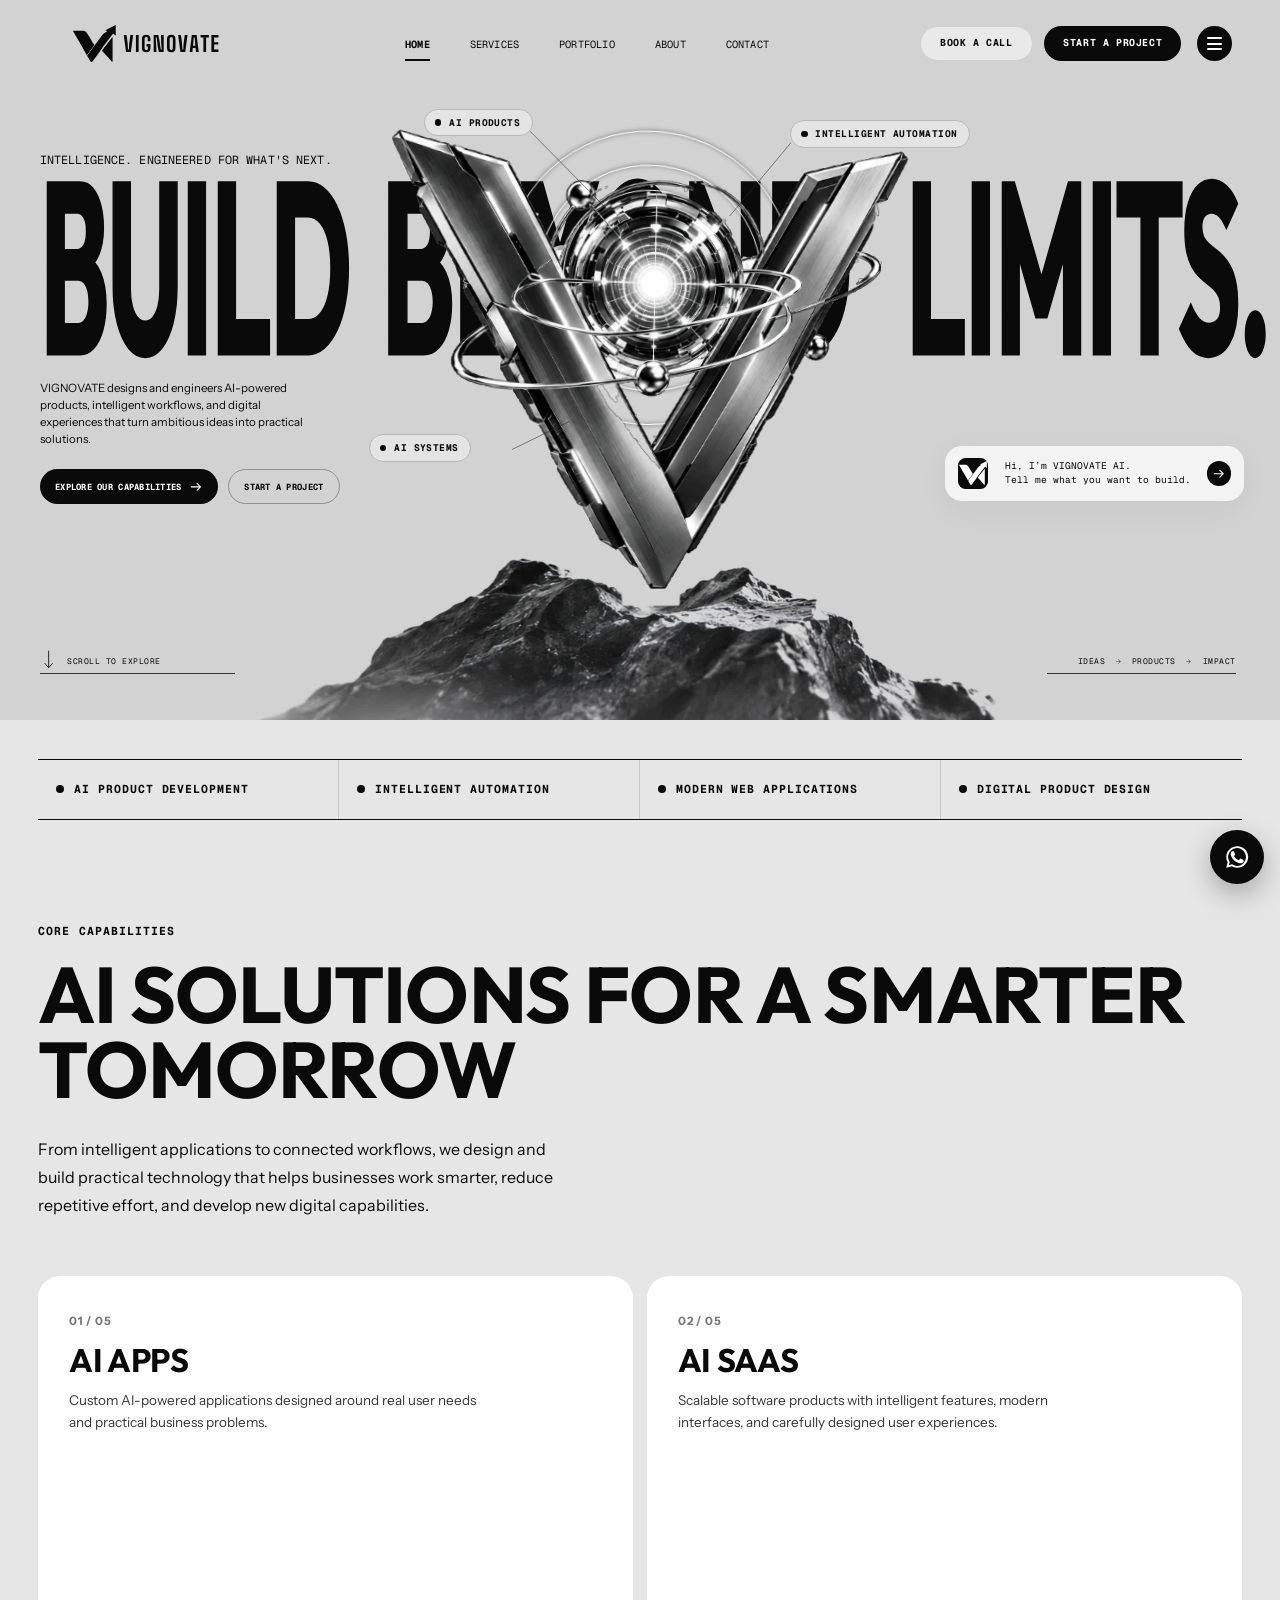
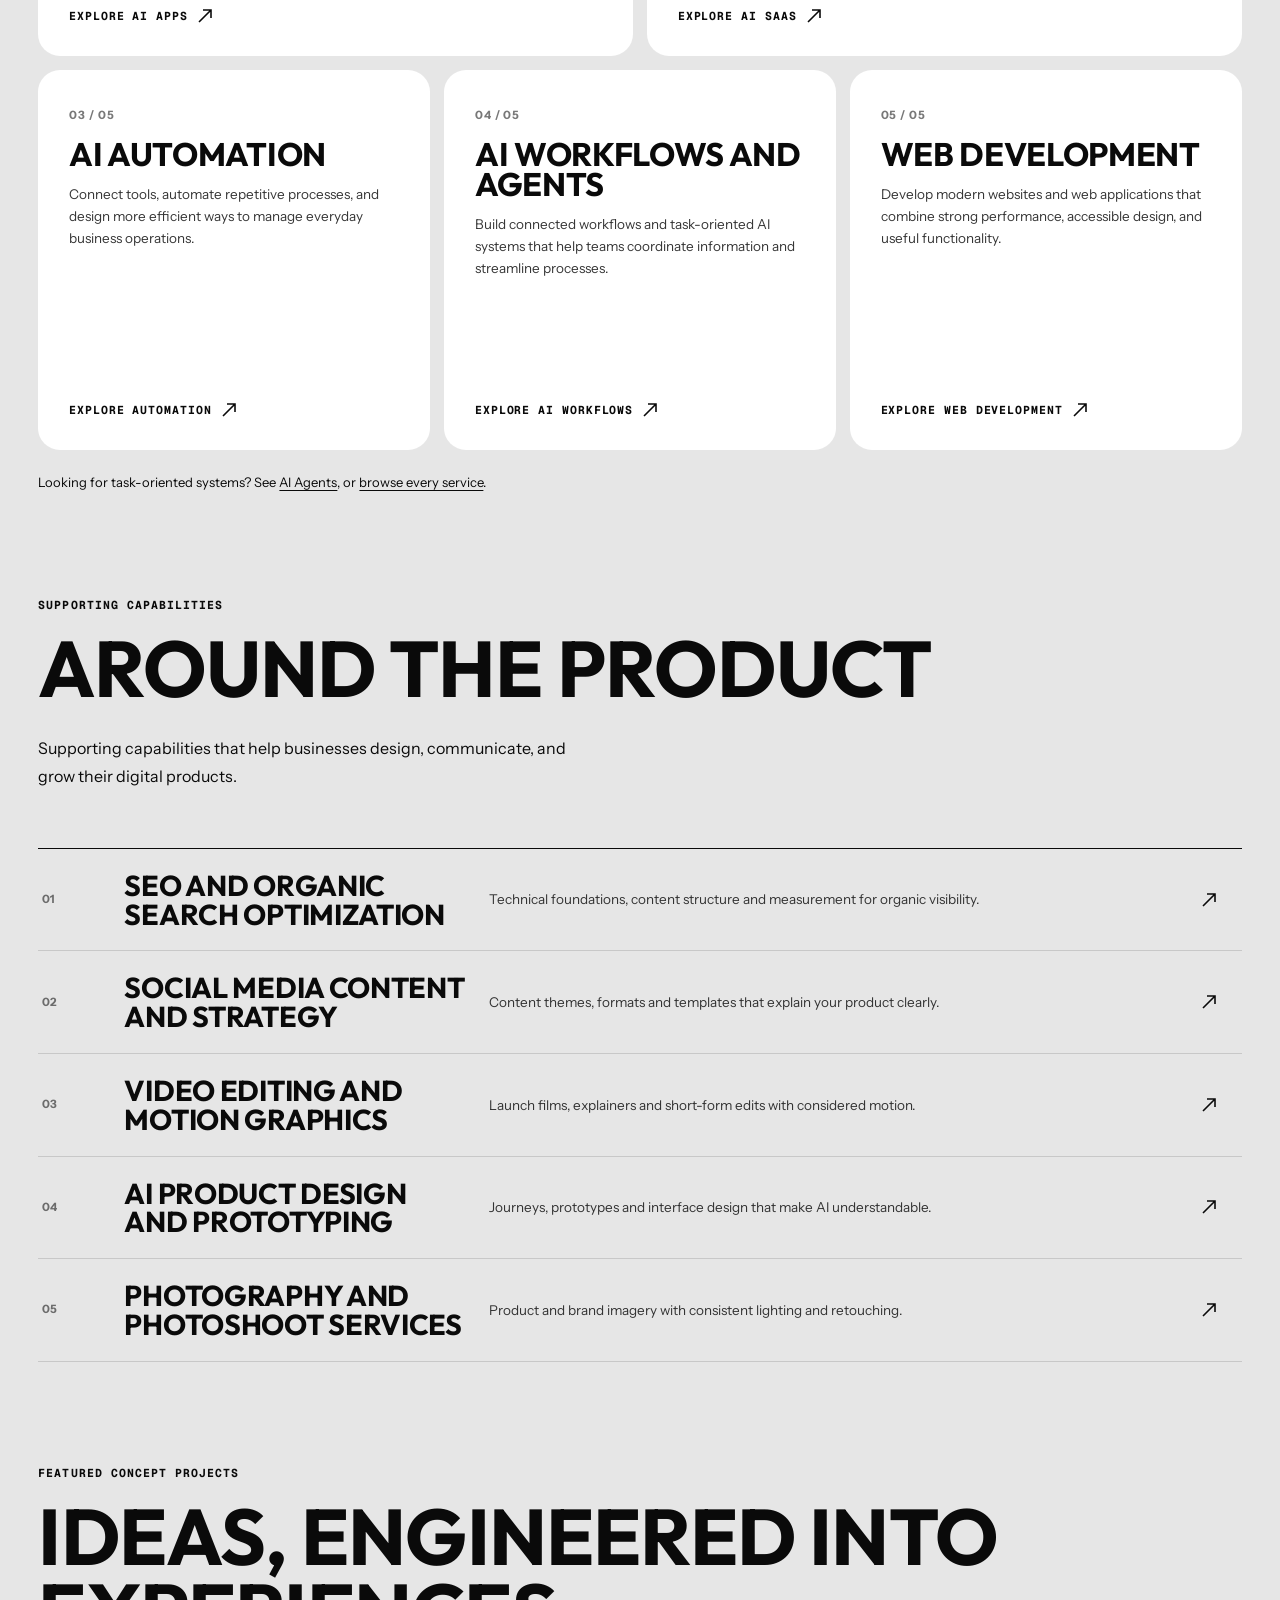
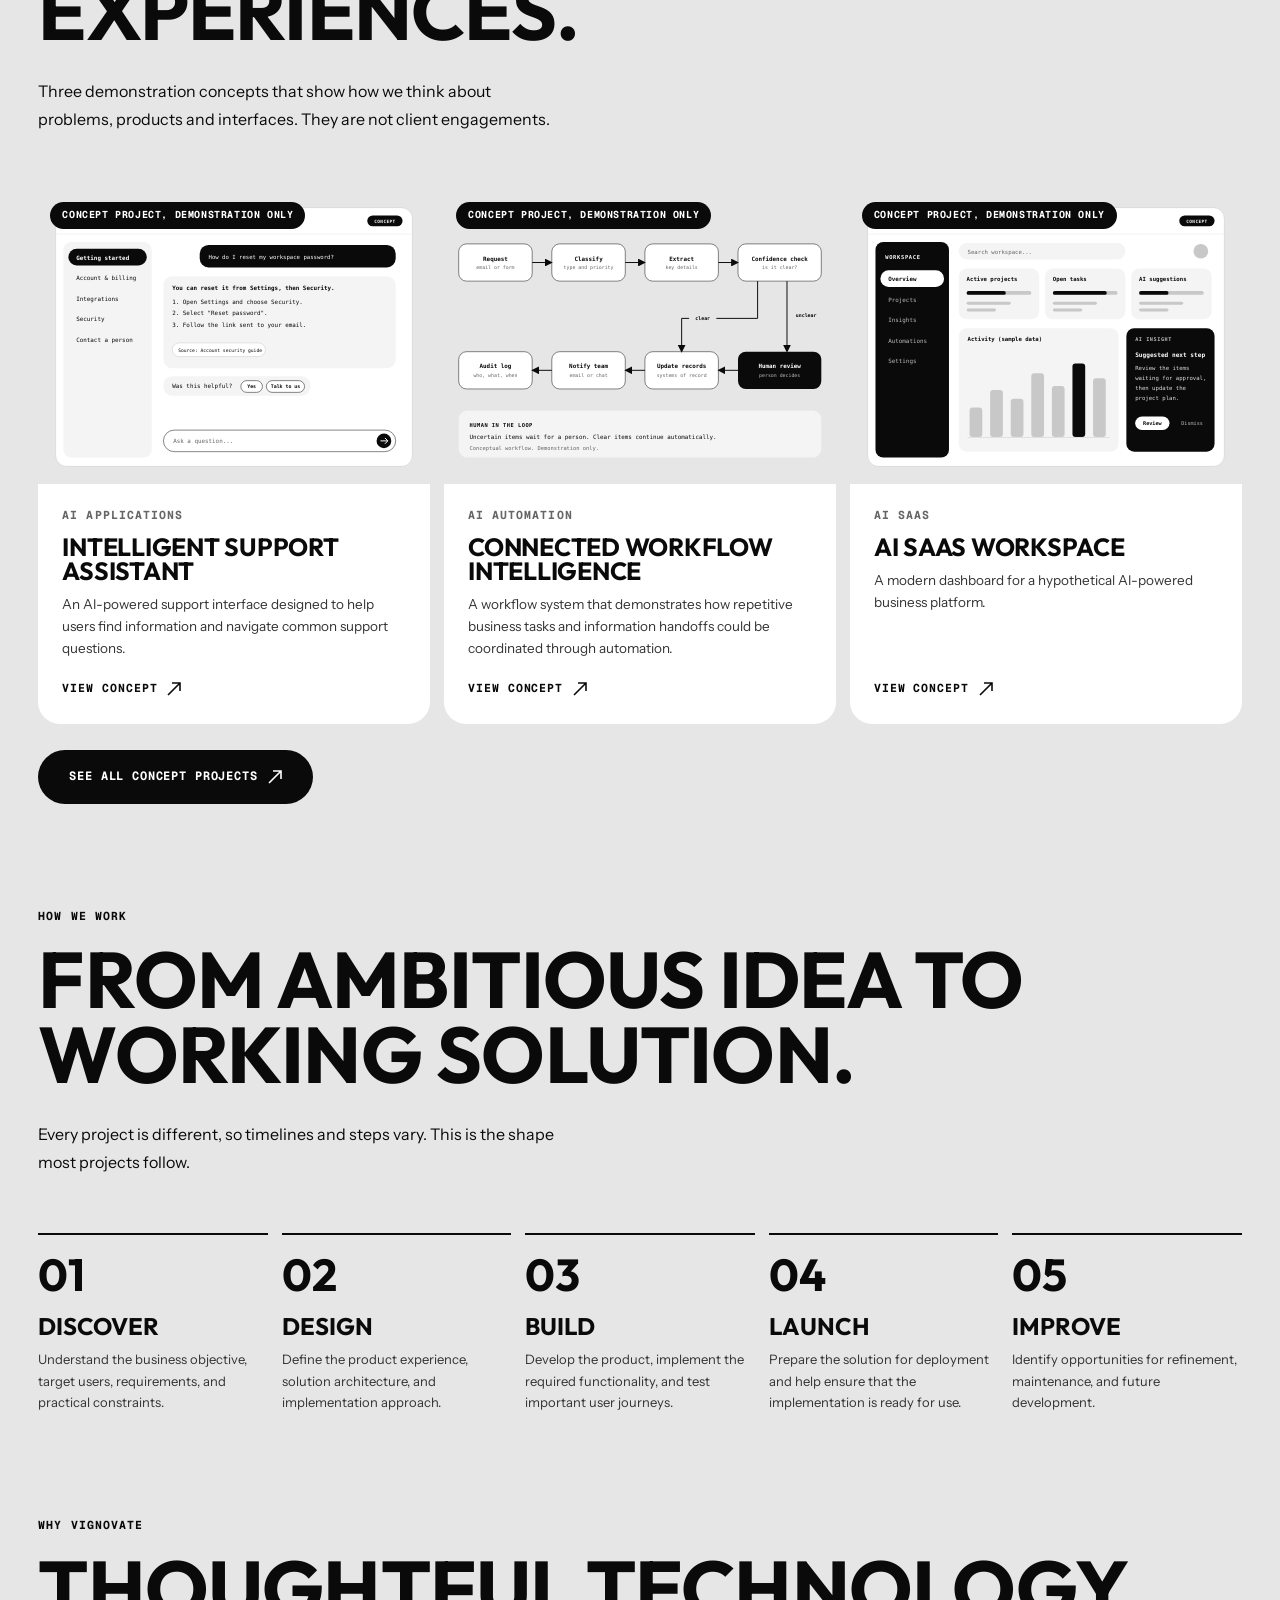
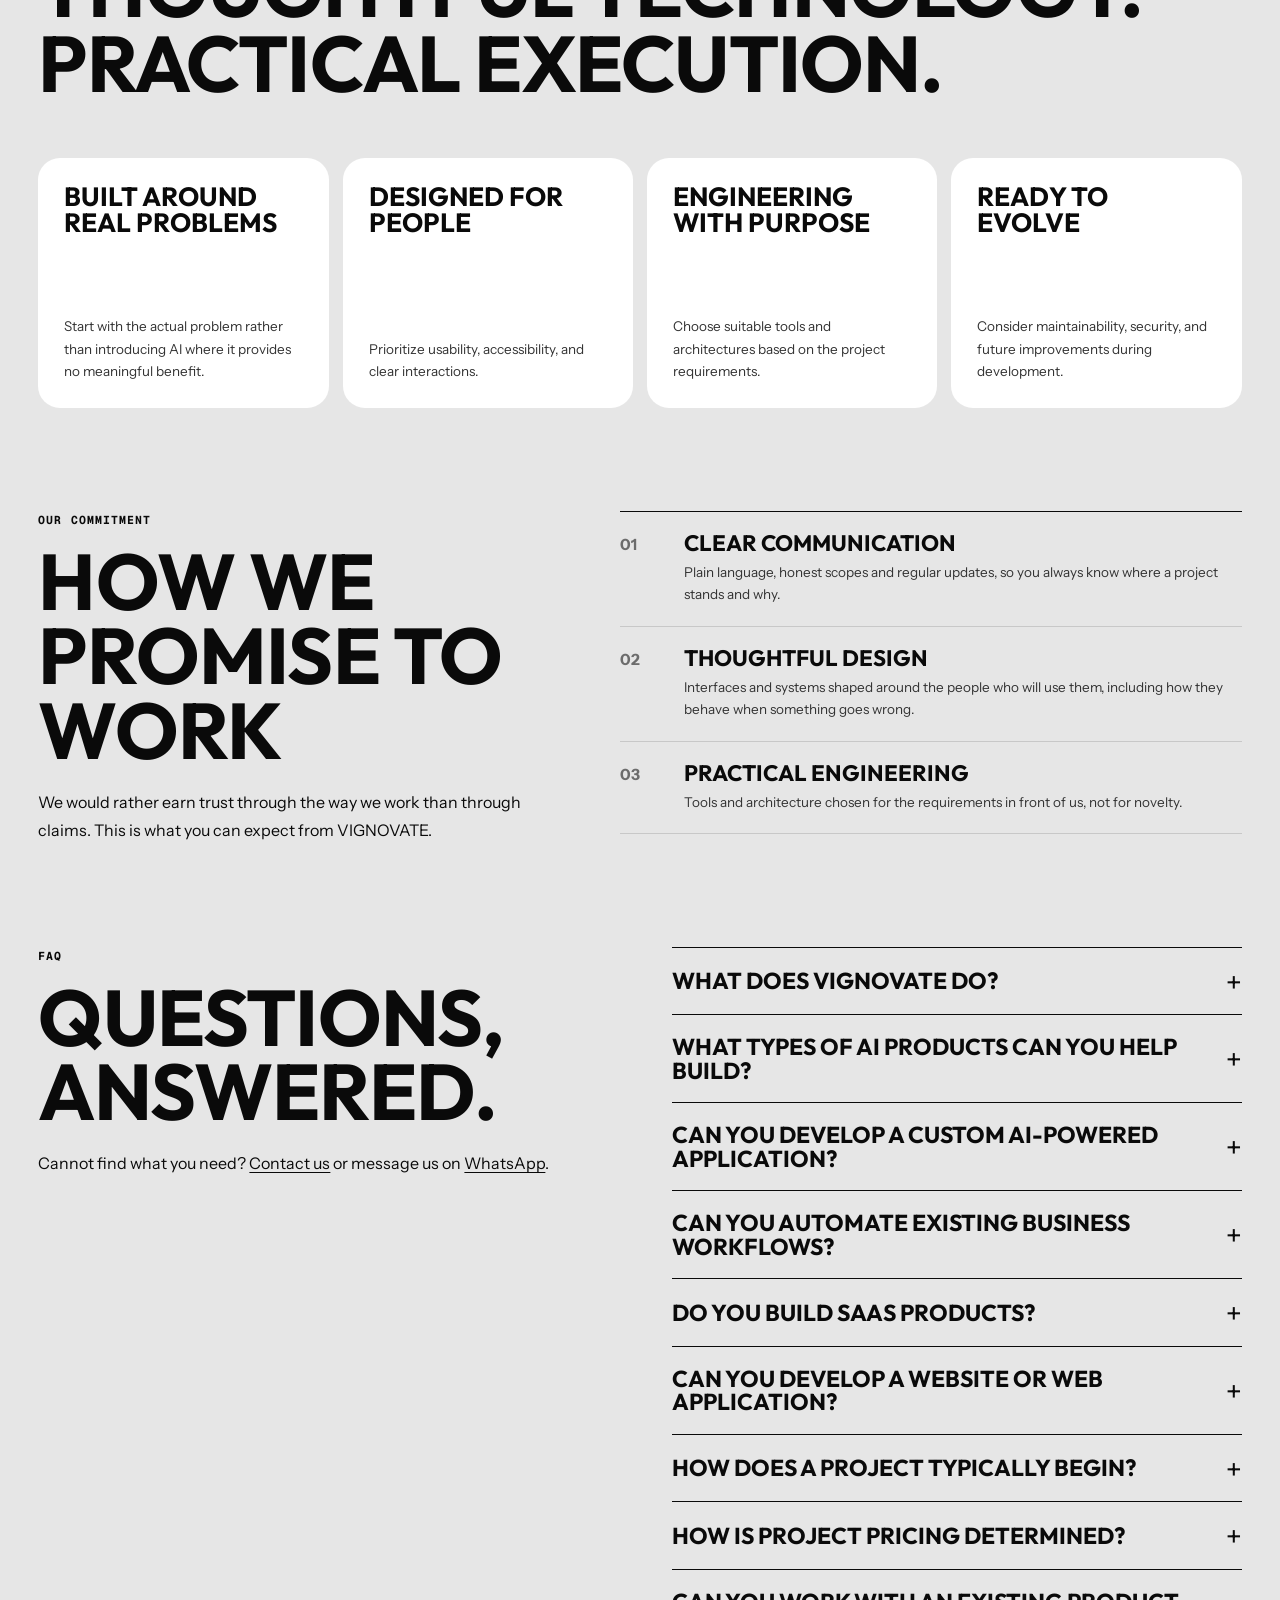
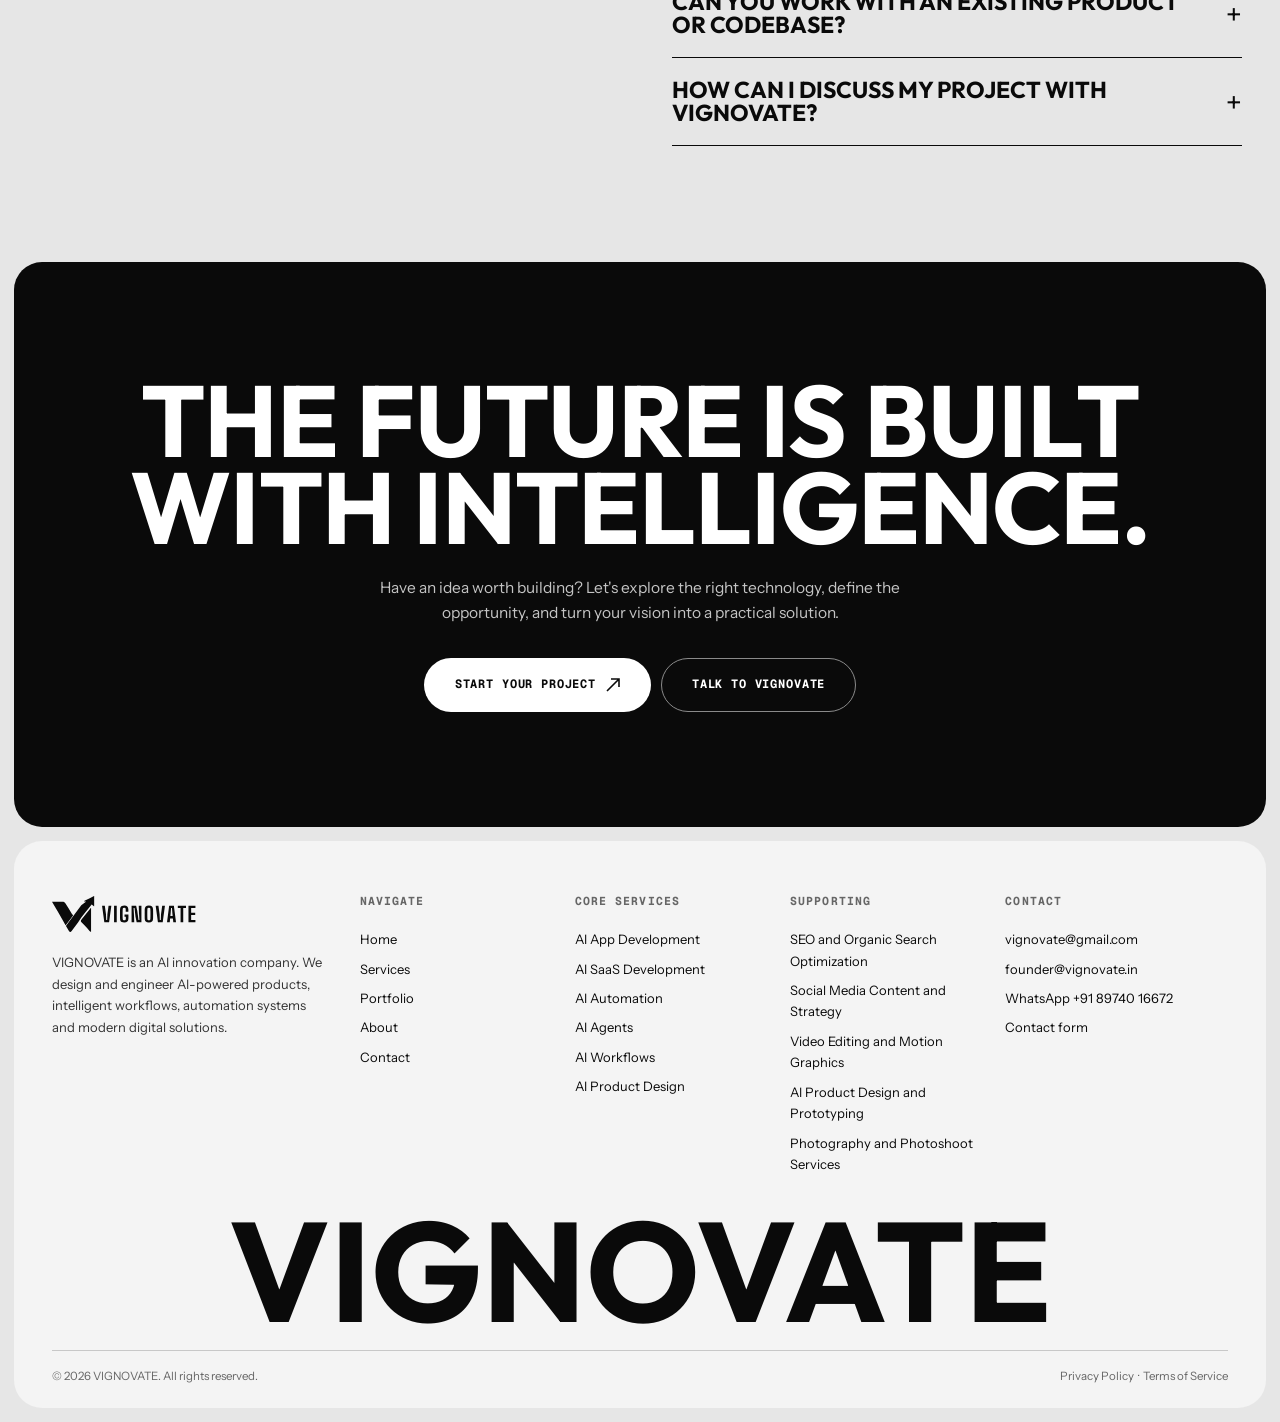
<file: index.html>
<!doctype html>
<html lang="en" class="no-js">
<head>
<meta charset="utf-8">
<meta name="viewport" content="width=device-width,initial-scale=1">
<title>VIGNOVATE | AI Innovation Company | AI Apps &amp; Automation</title>
<meta name="description" content="VIGNOVATE is an AI innovation company designing and engineering AI-powered products, intelligent workflows, automation systems and web applications.">
<meta name="robots" content="index,follow,max-image-preview:large">
<link rel="canonical" href="https://vignovate.in/">
<meta name="theme-color" content="#E6E6E6">
<meta name="author" content="VIGNOVATE">
<meta property="og:type" content="website"><meta property="og:site_name" content="VIGNOVATE"><meta property="og:locale" content="en_US">
<meta property="og:title" content="VIGNOVATE | AI Innovation Company | AI Apps &amp; Automation"><meta property="og:description" content="VIGNOVATE is an AI innovation company designing and engineering AI-powered products, intelligent workflows, automation systems and web applications."><meta property="og:url" content="https://vignovate.in/">
<meta property="og:image" content="https://vignovate.in/assets/images/og-image.png"><meta property="og:image:width" content="1200"><meta property="og:image:height" content="630"><meta property="og:image:alt" content="VIGNOVATE, AI Innovation Company">
<meta name="twitter:card" content="summary_large_image"><meta name="twitter:title" content="VIGNOVATE | AI Innovation Company | AI Apps &amp; Automation"><meta name="twitter:description" content="VIGNOVATE is an AI innovation company designing and engineering AI-powered products, intelligent workflows, automation systems and web applications."><meta name="twitter:image" content="https://vignovate.in/assets/images/og-image.png">
<link rel="icon" href="assets/logos/favicon.svg" type="image/svg+xml">
<link rel="icon" href="favicon.ico" sizes="any">
<link rel="apple-touch-icon" href="assets/icons/apple-touch-icon.png">
<link rel="manifest" href="manifest.json">
<link rel="preload" href="assets/fonts/Outfit-Bold.woff" as="font" type="font/woff" crossorigin>
<link rel="preload" href="assets/fonts/InstrumentSans-Regular.woff" as="font" type="font/woff" crossorigin>
<link rel="stylesheet" href="assets/css/styles.css">
<link rel="stylesheet" href="assets/css/animations.css">
<link rel="stylesheet" href="assets/css/responsive.css">
<script type="application/ld+json">{"@context": "https://schema.org", "@type": "Organization", "name": "VIGNOVATE", "url": "https://vignovate.in/", "logo": "https://vignovate.in/assets/logos/logo.png", "description": "VIGNOVATE is an AI innovation company that designs and engineers AI-powered products, intelligent workflows, automation systems and web applications.", "email": "vignovate@gmail.com", "contactPoint": [{"@type": "ContactPoint", "contactType": "customer support", "email": "vignovate@gmail.com", "telephone": "+918974016672", "availableLanguage": "English"}]}</script>
<script type="application/ld+json">{"@context": "https://schema.org", "@type": "WebSite", "name": "VIGNOVATE", "url": "https://vignovate.in/", "inLanguage": "en"}</script>
<link rel="stylesheet" href="assets/css/hero.css">
</head>
<body>
<a class="skip" href="#main">Skip to content</a>
<div class="overlay" id="overlay" role="dialog" aria-modal="true" aria-label="Site menu" aria-hidden="true">
<div class="overlay-top"><img src="assets/logos/logo-white.svg" alt="VIGNOVATE" width="190" height="48"><button class="overlay-close" id="menuClose" type="button" aria-label="Close menu">&times;</button></div>
<nav aria-label="Mobile"><a href="index.html">Home<small>01</small></a><a href="services.html">Services<small>02</small></a><a href="portfolio.html">Portfolio<small>03</small></a><a href="about.html">About<small>04</small></a><a href="contact.html">Contact<small>05</small></a></nav>
<div class="overlay-foot"><a href="mailto:vignovate@gmail.com">vignovate@gmail.com</a><span class="static-mail">founder@vignovate.in</span><a href="https://wa.me/918974016672?text=Hello%20VIGNOVATE%2C%20I%27d%20like%20to%20discuss%20an%20AI%20or%20technology%20project." target="_blank" rel="noopener">WhatsApp +91 89740 16672</a></div>
</div>
<header class="vx-hero" id="vxHero">
<div class="vx-hero-header">
<a href="index.html" class="vx-hero-logo" aria-label="VIGNOVATE home"><img src="assets/logos/logo-black.svg" alt="VIGNOVATE" width="190" height="48"></a>
<nav class="vx-hero-nav" aria-label="Main"><a href="index.html" class="vx-is-active" aria-current="page">Home</a><a href="services.html">Services</a><a href="portfolio.html">Portfolio</a><a href="about.html">About</a><a href="contact.html">Contact</a></nav>
<div class="vx-hero-actions"><a href="contact.html#book-a-call" class="vx-hbtn vx-hbtn-light">Book a Call</a><a href="contact.html" class="vx-hbtn vx-hbtn-dark">Start a Project</a>
<button class="vx-menu-btn" id="menuBtn" type="button" aria-label="Open menu" aria-haspopup="dialog" aria-expanded="false" aria-controls="overlay"><span></span><span></span><span></span></button></div>
</div>
<div class="vx-stage" id="vxStage">
<p class="vx-eyebrow">INTELLIGENCE. ENGINEERED FOR WHAT'S NEXT.</p>
<h1 class="vx-hero-title" id="vxTitle" ><span class="vx-w" data-x="52" data-w="403" aria-hidden="true">BUILD</span><span class="vx-w" data-x="498" data-w="617" aria-hidden="true">BEYOND</span><span class="vx-w" data-x="1183" data-w="472" aria-hidden="true">LIMITS.</span><span class="sr">Build beyond limits. VIGNOVATE is an AI innovation company building AI apps, SaaS products, automation and intelligent workflows.</span></h1>
<img class="vx-layer vx-layer-mountain" id="vxLayerM" src="assets/images/hero-mountain.webp" alt="" width="1672" height="251" decoding="async" fetchpriority="high">
<div class="vx-layer vx-layer-v" id="vxLayerV"><div class="vx-v-stack" id="vxStack">
<img class="vx-vs-front" src="assets/images/hero-v.webp" alt="" width="740" height="660" decoding="async" fetchpriority="high">
<span class="vx-orbit vx-o1"></span><span class="vx-orbit vx-o2"></span><span class="vx-orbit vx-o3"></span><span class="vx-core-glow" id="vxGlow"></span></div></div>
<svg class="vx-lines" aria-hidden="true" xmlns="http://www.w3.org/2000/svg"><line x1="41.4%" y1="18.2%" x2="47.4%" y2="29%"/><line x1="61.8%" y1="19.8%" x2="57%" y2="30%"/><line x1="40%" y1="62.4%" x2="44.5%" y2="58.5%"/></svg>
<span class="vx-pill vx-p1"><b></b>AI PRODUCTS</span><span class="vx-pill vx-p2"><b></b>INTELLIGENT AUTOMATION</span><span class="vx-pill vx-p3"><b></b>AI SYSTEMS</span>
</div>
<div class="vx-copy"><p>VIGNOVATE designs and engineers AI-powered products, intelligent workflows, and digital experiences that turn ambitious ideas into practical solutions.</p>
<div class="vx-copy-btns"><a href="#capabilities" class="vx-cbtn vx-cbtn-dark">EXPLORE OUR CAPABILITIES <svg viewBox="0 0 24 24" fill="none" stroke="currentColor" stroke-width="1.8" stroke-linecap="round" stroke-linejoin="round" aria-hidden="true"><path d="M4 12h16M14 6l6 6-6 6"/></svg></a><a href="contact.html" class="vx-cbtn vx-cbtn-line">START A PROJECT</a></div></div>
<a href="contact.html" class="vx-assistant" aria-label="Tell VIGNOVATE what you want to build"><span class="vx-assistant-icon"><img src="assets/logos/logo-icon-white.svg" alt="" width="28" height="24"></span><span class="vx-assistant-text">Hi, I’m VIGNOVATE AI.<br>Tell me what you want to build.</span><span class="vx-assistant-go"><svg viewBox="0 0 24 24" fill="none" stroke="#fff" stroke-width="2" stroke-linecap="round" stroke-linejoin="round" aria-hidden="true"><path d="M4 12h16M14 6l6 6-6 6"/></svg></span></a>
<a href="#capabilities" class="vx-scroll-ind"><svg viewBox="0 0 24 40" fill="none" stroke="currentColor" stroke-width="1.6" stroke-linecap="round" stroke-linejoin="round" aria-hidden="true"><path d="M12 4v30M5 27l7 8 7-8"/></svg><span>SCROLL TO EXPLORE</span></a>
<div class="vx-steps"><span>IDEAS</span><i>&rarr;</i><span>PRODUCTS</span><i>&rarr;</i><span>IMPACT</span></div>
</header>

<main id="main">
<div class="wrap rv" style="margin-top:clamp(20px,3vw,40px)"><div class="strip" role="list" aria-label="Capabilities"><div role="listitem"><i></i>AI Product Development</div><div role="listitem"><i></i>Intelligent Automation</div><div role="listitem"><i></i>Modern Web Applications</div><div role="listitem"><i></i>Digital Product Design</div></div></div>

<section class="section" id="capabilities" aria-labelledby="core-h"><div class="wrap">
<div class="sec-head rv"><div><span class="eyebrow">Core capabilities</span><h2 class="display" id="core-h">AI solutions for a smarter tomorrow</h2></div>
<p class="lead">From intelligent applications to connected workflows, we design and build practical technology that helps businesses work smarter, reduce repetitive effort, and develop new digital capabilities.</p></div>
<div class="svc-grid"><a class="svc-card rv" href="services/ai-app-development.html"><div><span class="num">01 / 05</span><h3 class="display">AI Apps</h3><p>Custom AI-powered applications designed around real user needs and practical business problems.</p></div><span class="svc-cta">Explore AI Apps <svg class="arrow" viewBox="0 0 14 14" fill="none" stroke="currentColor" stroke-width="1.6" aria-hidden="true" focusable="false"><path d="M1 13L13 1M5 1h8v8"/></svg></span></a><a class="svc-card rv" href="services/ai-saas-development.html"><div><span class="num">02 / 05</span><h3 class="display">AI SaaS</h3><p>Scalable software products with intelligent features, modern interfaces, and carefully designed user experiences.</p></div><span class="svc-cta">Explore AI SaaS <svg class="arrow" viewBox="0 0 14 14" fill="none" stroke="currentColor" stroke-width="1.6" aria-hidden="true" focusable="false"><path d="M1 13L13 1M5 1h8v8"/></svg></span></a><a class="svc-card rv" href="services/ai-automation.html"><div><span class="num">03 / 05</span><h3 class="display">AI Automation</h3><p>Connect tools, automate repetitive processes, and design more efficient ways to manage everyday business operations.</p></div><span class="svc-cta">Explore Automation <svg class="arrow" viewBox="0 0 14 14" fill="none" stroke="currentColor" stroke-width="1.6" aria-hidden="true" focusable="false"><path d="M1 13L13 1M5 1h8v8"/></svg></span></a><a class="svc-card rv" href="services/ai-workflows.html"><div><span class="num">04 / 05</span><h3 class="display">AI Workflows and Agents</h3><p>Build connected workflows and task-oriented AI systems that help teams coordinate information and streamline processes.</p></div><span class="svc-cta">Explore AI Workflows <svg class="arrow" viewBox="0 0 14 14" fill="none" stroke="currentColor" stroke-width="1.6" aria-hidden="true" focusable="false"><path d="M1 13L13 1M5 1h8v8"/></svg></span></a><a class="svc-card rv" href="services/web-development.html"><div><span class="num">05 / 05</span><h3 class="display">Web Development</h3><p>Develop modern websites and web applications that combine strong performance, accessible design, and useful functionality.</p></div><span class="svc-cta">Explore Web Development <svg class="arrow" viewBox="0 0 14 14" fill="none" stroke="currentColor" stroke-width="1.6" aria-hidden="true" focusable="false"><path d="M1 13L13 1M5 1h8v8"/></svg></span></a></div>
<p class="rv" style="margin-top:22px;font-size:13px">Looking for task-oriented systems? See <a class="link" href="services/ai-agents.html">AI Agents</a>, or <a class="link" href="services.html">browse every service</a>.</p>
</div></section>

<section class="section" style="padding-top:0" aria-labelledby="sup-h"><div class="wrap">
<div class="sec-head rv"><div><span class="eyebrow">Supporting capabilities</span><h2 class="display" id="sup-h">Around the product</h2></div>
<p class="lead">Supporting capabilities that help businesses design, communicate, and grow their digital products.</p></div>
<div class="rows"><a class="row rv" href="services/technical-seo.html"><span class="rn">01</span><h3 class="display">SEO and Organic Search Optimization</h3><p>Technical foundations, content structure and measurement for organic visibility.</p><svg class="arrow" viewBox="0 0 14 14" fill="none" stroke="currentColor" stroke-width="1.6" aria-hidden="true" focusable="false"><path d="M1 13L13 1M5 1h8v8"/></svg></a><a class="row rv" href="services/creative-digital-experiences.html"><span class="rn">02</span><h3 class="display">Social Media Content and Strategy</h3><p>Content themes, formats and templates that explain your product clearly.</p><svg class="arrow" viewBox="0 0 14 14" fill="none" stroke="currentColor" stroke-width="1.6" aria-hidden="true" focusable="false"><path d="M1 13L13 1M5 1h8v8"/></svg></a><a class="row rv" href="services/creative-digital-experiences.html"><span class="rn">03</span><h3 class="display">Video Editing and Motion Graphics</h3><p>Launch films, explainers and short-form edits with considered motion.</p><svg class="arrow" viewBox="0 0 14 14" fill="none" stroke="currentColor" stroke-width="1.6" aria-hidden="true" focusable="false"><path d="M1 13L13 1M5 1h8v8"/></svg></a><a class="row rv" href="services/ai-product-design.html"><span class="rn">04</span><h3 class="display">AI Product Design and Prototyping</h3><p>Journeys, prototypes and interface design that make AI understandable.</p><svg class="arrow" viewBox="0 0 14 14" fill="none" stroke="currentColor" stroke-width="1.6" aria-hidden="true" focusable="false"><path d="M1 13L13 1M5 1h8v8"/></svg></a><a class="row rv" href="services/creative-digital-experiences.html"><span class="rn">05</span><h3 class="display">Photography and Photoshoot Services</h3><p>Product and brand imagery with consistent lighting and retouching.</p><svg class="arrow" viewBox="0 0 14 14" fill="none" stroke="currentColor" stroke-width="1.6" aria-hidden="true" focusable="false"><path d="M1 13L13 1M5 1h8v8"/></svg></a></div></div></section>

<section class="section" style="padding-top:0" aria-labelledby="proj-h"><div class="wrap">
<div class="sec-head rv"><div><span class="eyebrow">Featured concept projects</span><h2 class="display" id="proj-h">Ideas, engineered into experiences.</h2></div>
<p class="lead">Three demonstration concepts that show how we think about problems, products and interfaces. They are not client engagements.</p></div>
<div class="proj-grid"><article class="proj rv" data-cat="ai-apps">
<a class="proj-img" href="case-studies/ai-customer-support.html" tabindex="-1" aria-hidden="true"><span class="badge">Concept project, demonstration only</span><img src="assets/images/mockups/support.svg" width="800" height="600" loading="lazy" decoding="async" alt="Concept mockup: Intelligent Support Assistant"></a>
<div class="proj-body"><span class="label mute">AI Applications</span><h3 class="display"><a href="case-studies/ai-customer-support.html">Intelligent Support Assistant</a></h3><p>An AI-powered support interface designed to help users find information and navigate common support questions.</p>
<a class="svc-cta" href="case-studies/ai-customer-support.html" aria-label="View concept: Intelligent Support Assistant">View concept <svg class="arrow" viewBox="0 0 14 14" fill="none" stroke="currentColor" stroke-width="1.6" aria-hidden="true" focusable="false"><path d="M1 13L13 1M5 1h8v8"/></svg></a></div></article><article class="proj rv" data-cat="automation">
<a class="proj-img" href="case-studies/intelligent-workflows.html" tabindex="-1" aria-hidden="true"><span class="badge">Concept project, demonstration only</span><img src="assets/images/mockups/workflow.svg" width="800" height="600" loading="lazy" decoding="async" alt="Concept mockup: Connected Workflow Intelligence"></a>
<div class="proj-body"><span class="label mute">AI Automation</span><h3 class="display"><a href="case-studies/intelligent-workflows.html">Connected Workflow Intelligence</a></h3><p>A workflow system that demonstrates how repetitive business tasks and information handoffs could be coordinated through automation.</p>
<a class="svc-cta" href="case-studies/intelligent-workflows.html" aria-label="View concept: Connected Workflow Intelligence">View concept <svg class="arrow" viewBox="0 0 14 14" fill="none" stroke="currentColor" stroke-width="1.6" aria-hidden="true" focusable="false"><path d="M1 13L13 1M5 1h8v8"/></svg></a></div></article><article class="proj rv" data-cat="ai-saas">
<a class="proj-img" href="case-studies/ai-saas-dashboard.html" tabindex="-1" aria-hidden="true"><span class="badge">Concept project, demonstration only</span><img src="assets/images/mockups/dashboard.svg" width="800" height="600" loading="lazy" decoding="async" alt="Concept mockup: AI SaaS Workspace"></a>
<div class="proj-body"><span class="label mute">AI SaaS</span><h3 class="display"><a href="case-studies/ai-saas-dashboard.html">AI SaaS Workspace</a></h3><p>A modern dashboard for a hypothetical AI-powered business platform.</p>
<a class="svc-cta" href="case-studies/ai-saas-dashboard.html" aria-label="View concept: AI SaaS Workspace">View concept <svg class="arrow" viewBox="0 0 14 14" fill="none" stroke="currentColor" stroke-width="1.6" aria-hidden="true" focusable="false"><path d="M1 13L13 1M5 1h8v8"/></svg></a></div></article></div>
<p class="rv" style="margin-top:26px"><a class="btn btn-dark btn-lg" href="portfolio.html">See all concept projects <svg class="arrow" viewBox="0 0 14 14" fill="none" stroke="currentColor" stroke-width="1.6" aria-hidden="true" focusable="false"><path d="M1 13L13 1M5 1h8v8"/></svg></a></p></div></section>

<section class="section" style="padding-top:0" aria-labelledby="how-h"><div class="wrap">
<div class="sec-head rv"><div><span class="eyebrow">How we work</span><h2 class="display" id="how-h">From ambitious idea to working solution.</h2></div>
<p class="lead">Every project is different, so timelines and steps vary. This is the shape most projects follow.</p></div>
<ol class="steps"><li class="step rv"><span class="n">01</span><h3>Discover</h3><p>Understand the business objective, target users, requirements, and practical constraints.</p></li><li class="step rv"><span class="n">02</span><h3>Design</h3><p>Define the product experience, solution architecture, and implementation approach.</p></li><li class="step rv"><span class="n">03</span><h3>Build</h3><p>Develop the product, implement the required functionality, and test important user journeys.</p></li><li class="step rv"><span class="n">04</span><h3>Launch</h3><p>Prepare the solution for deployment and help ensure that the implementation is ready for use.</p></li><li class="step rv"><span class="n">05</span><h3>Improve</h3><p>Identify opportunities for refinement, maintenance, and future development.</p></li></ol></div></section>

<section class="section" style="padding-top:0" aria-labelledby="why-h"><div class="wrap">
<div class="sec-head rv"><div><span class="eyebrow">Why VIGNOVATE</span><h2 class="display" id="why-h">Thoughtful technology. Practical execution.</h2></div></div>
<ul class="cards-4"><li class="card rv"><h3>Built Around Real Problems</h3><p>Start with the actual problem rather than introducing AI where it provides no meaningful benefit.</p></li><li class="card rv"><h3>Designed for People</h3><p>Prioritize usability, accessibility, and clear interactions.</p></li><li class="card rv"><h3>Engineering with Purpose</h3><p>Choose suitable tools and architectures based on the project requirements.</p></li><li class="card rv"><h3>Ready to Evolve</h3><p>Consider maintainability, security, and future improvements during development.</p></li></ul></div></section>

<section class="section" style="padding-top:0" aria-labelledby="commit-h"><div class="wrap commit">
<div class="rv"><span class="eyebrow">Our commitment</span><h2 class="display" id="commit-h" style="margin-top:14px">How we promise to work</h2><p class="lead" style="margin-top:20px">We would rather earn trust through the way we work than through claims. This is what you can expect from VIGNOVATE.</p></div>
<ul><li class="rv"><span class="n">01</span><div><b>Clear communication</b><p>Plain language, honest scopes and regular updates, so you always know where a project stands and why.</p></div></li><li class="rv"><span class="n">02</span><div><b>Thoughtful design</b><p>Interfaces and systems shaped around the people who will use them, including how they behave when something goes wrong.</p></div></li><li class="rv"><span class="n">03</span><div><b>Practical engineering</b><p>Tools and architecture chosen for the requirements in front of us, not for novelty.</p></div></li></ul></div></section>

<section class="section" style="padding-top:0" aria-labelledby="faq-h"><div class="wrap two">
<div class="rv"><span class="eyebrow">FAQ</span><h2 class="display" id="faq-h" style="margin-top:14px">Questions, answered.</h2><p class="lead" style="margin-top:20px">Cannot find what you need? <a class="link" href="contact.html">Contact us</a> or message us on <a class="link" href="https://wa.me/918974016672?text=Hello%20VIGNOVATE%2C%20I%27d%20like%20to%20discuss%20an%20AI%20or%20technology%20project." target="_blank" rel="noopener">WhatsApp</a>.</p></div>
<div class="faq"><details class="rv"><summary>What does VIGNOVATE do?</summary><p>VIGNOVATE is an AI innovation company. We design and develop AI-powered products, intelligent workflows, automation systems and web applications, and we offer supporting creative and growth services such as SEO, content, video and photography.</p></details><details class="rv"><summary>What types of AI products can you help build?</summary><p>Examples include assistants and copilots, document and knowledge tools, workflow and approval systems, dashboards with AI-assisted insights, and intelligent features inside existing products. What is suitable depends on your goals, data and users.</p></details><details class="rv"><summary>Can you develop a custom AI-powered application?</summary><p>Yes. We start by understanding the users and the problem, prototype the experience, and then build. We will also tell you honestly if AI is not the right tool for part of the problem.</p></details><details class="rv"><summary>Can you automate existing business workflows?</summary><p>Yes. We map the current process, identify repetitive steps, connect the tools involved and design checkpoints for human review where mistakes would matter.</p></details><details class="rv"><summary>Do you build SaaS products?</summary><p>Yes. We help with product discovery, interface design and development. Features such as user accounts or subscriptions are included when the product needs them, not by default.</p></details><details class="rv"><summary>Can you develop a website or web application?</summary><p>Yes. We build responsive, accessible websites and web applications with technical SEO in mind, and we can prepare them for deployment on platforms such as GitHub Pages.</p></details><details class="rv"><summary>How does a project typically begin?</summary><p>With a conversation about your goals and constraints. After that we agree what needs to be explored or built, and propose a scope in writing before development starts.</p></details><details class="rv"><summary>How is project pricing determined?</summary><p>Pricing depends on scope, complexity, integrations, timeline and any ongoing support. After we understand your requirements we provide a written estimate. We do not publish fixed prices because projects differ widely.</p></details><details class="rv"><summary>Can you work with an existing product or codebase?</summary><p>Often yes. We review the current product first, then agree whether to extend it, improve it or add AI features. In some cases we may recommend rebuilding a component, and we will explain why.</p></details><details class="rv"><summary>How can I discuss my project with VIGNOVATE?</summary><p>Use the contact form, send a message on WhatsApp, or email us. Tell us what you want to build and we will reply with questions and suggested next steps.</p></details></div></div></section>

<section class="cta rv" aria-labelledby="cta-h">
<h2 class="display" id="cta-h">The future is built with intelligence.</h2>
<p>Have an idea worth building? Let&#x27;s explore the right technology, define the opportunity, and turn your vision into a practical solution.</p>
<div class="btns"><a class="btn btn-white btn-lg" href="contact.html">Start your project <svg class="arrow" viewBox="0 0 14 14" fill="none" stroke="currentColor" stroke-width="1.6" aria-hidden="true" focusable="false"><path d="M1 13L13 1M5 1h8v8"/></svg></a><a class="btn btn-line-w btn-lg" href="https://wa.me/918974016672?text=Hello%20VIGNOVATE%2C%20I%27d%20like%20to%20discuss%20an%20AI%20or%20technology%20project." target="_blank" rel="noopener">Talk to VIGNOVATE</a></div>
</section>
</main>
<footer class="panel footer">
<div class="foot-grid">
<div class="foot-brand"><a href="index.html" aria-label="VIGNOVATE home"><img src="assets/logos/logo-black.svg" alt="VIGNOVATE" width="152" height="38"></a>
<p>VIGNOVATE is an AI innovation company. We design and engineer AI-powered products, intelligent workflows, automation systems and modern digital solutions.</p></div>
<div><h2>Navigate</h2><a href="index.html">Home</a><a href="services.html">Services</a><a href="portfolio.html">Portfolio</a><a href="about.html">About</a><a href="contact.html">Contact</a></div>
<div><h2>Core services</h2><a href="services/ai-app-development.html">AI App Development</a><a href="services/ai-saas-development.html">AI SaaS Development</a><a href="services/ai-automation.html">AI Automation</a><a href="services/ai-agents.html">AI Agents</a><a href="services/ai-workflows.html">AI Workflows</a><a href="services/ai-product-design.html">AI Product Design</a></div>
<div><h2>Supporting</h2><a href="services/technical-seo.html">SEO and Organic Search Optimization</a><a href="services/creative-digital-experiences.html">Social Media Content and Strategy</a><a href="services/creative-digital-experiences.html">Video Editing and Motion Graphics</a><a href="services/ai-product-design.html">AI Product Design and Prototyping</a><a href="services/creative-digital-experiences.html">Photography and Photoshoot Services</a></div>
<div><h2>Contact</h2><a href="mailto:vignovate@gmail.com">vignovate@gmail.com</a><span class="static-mail">founder@vignovate.in</span><a href="https://wa.me/918974016672?text=Hello%20VIGNOVATE%2C%20I%27d%20like%20to%20discuss%20an%20AI%20or%20technology%20project." target="_blank" rel="noopener">WhatsApp +91 89740 16672</a><a href="contact.html">Contact form</a></div>
</div>
<div class="giant" data-fit="fill" aria-hidden="true"><span>VIGNOVATE</span></div>
<div class="foot-bar"><span>&copy; <span id="year">2026</span> VIGNOVATE. All rights reserved.</span><span><a href="privacy-policy.html">Privacy Policy</a> &nbsp;·&nbsp; <a href="terms.html">Terms of Service</a></span></div>
</footer>
<a class="float-wa" href="https://wa.me/918974016672?text=Hello%20VIGNOVATE%2C%20I%27d%20like%20to%20discuss%20an%20AI%20or%20technology%20project." target="_blank" rel="noopener" aria-label="Chat with VIGNOVATE on WhatsApp"><svg viewBox="0 0 24 24" fill="currentColor" aria-hidden="true" focusable="false"><path d="M17.5 14.4c-.3-.1-1.7-.8-2-.9-.3-.1-.5-.1-.7.1-.2.3-.8.9-.9 1.1-.2.2-.3.2-.6.1-.3-.1-1.2-.4-2.3-1.4-.9-.8-1.4-1.7-1.6-2-.2-.3 0-.5.1-.6l.4-.5c.1-.2.2-.3.3-.5.1-.2 0-.4 0-.5-.1-.1-.7-1.6-.9-2.2-.2-.6-.5-.5-.7-.5h-.6c-.2 0-.5.1-.8.4-.3.3-1 1-1 2.5s1.1 2.9 1.2 3.1c.1.2 2.1 3.2 5.1 4.5.7.3 1.3.5 1.7.6.7.2 1.4.2 1.9.1.6-.1 1.7-.7 2-1.4.2-.7.2-1.3.2-1.4-.1-.1-.3-.2-.6-.3z"/><path d="M12 2a10 10 0 0 0-8.6 15L2 22l5.2-1.4A10 10 0 1 0 12 2zm0 18.2c-1.5 0-3-.4-4.2-1.2l-.3-.2-3 .8.8-2.9-.2-.3A8.2 8.2 0 1 1 12 20.2z"/></svg></a>
<script src="assets/js/config.js" defer></script>
<script src="assets/js/main.js" defer></script>
<script src="assets/js/navigation.js" defer></script>
<script src="assets/js/hero-motion.js" defer></script>
</body>
</html>
</file>
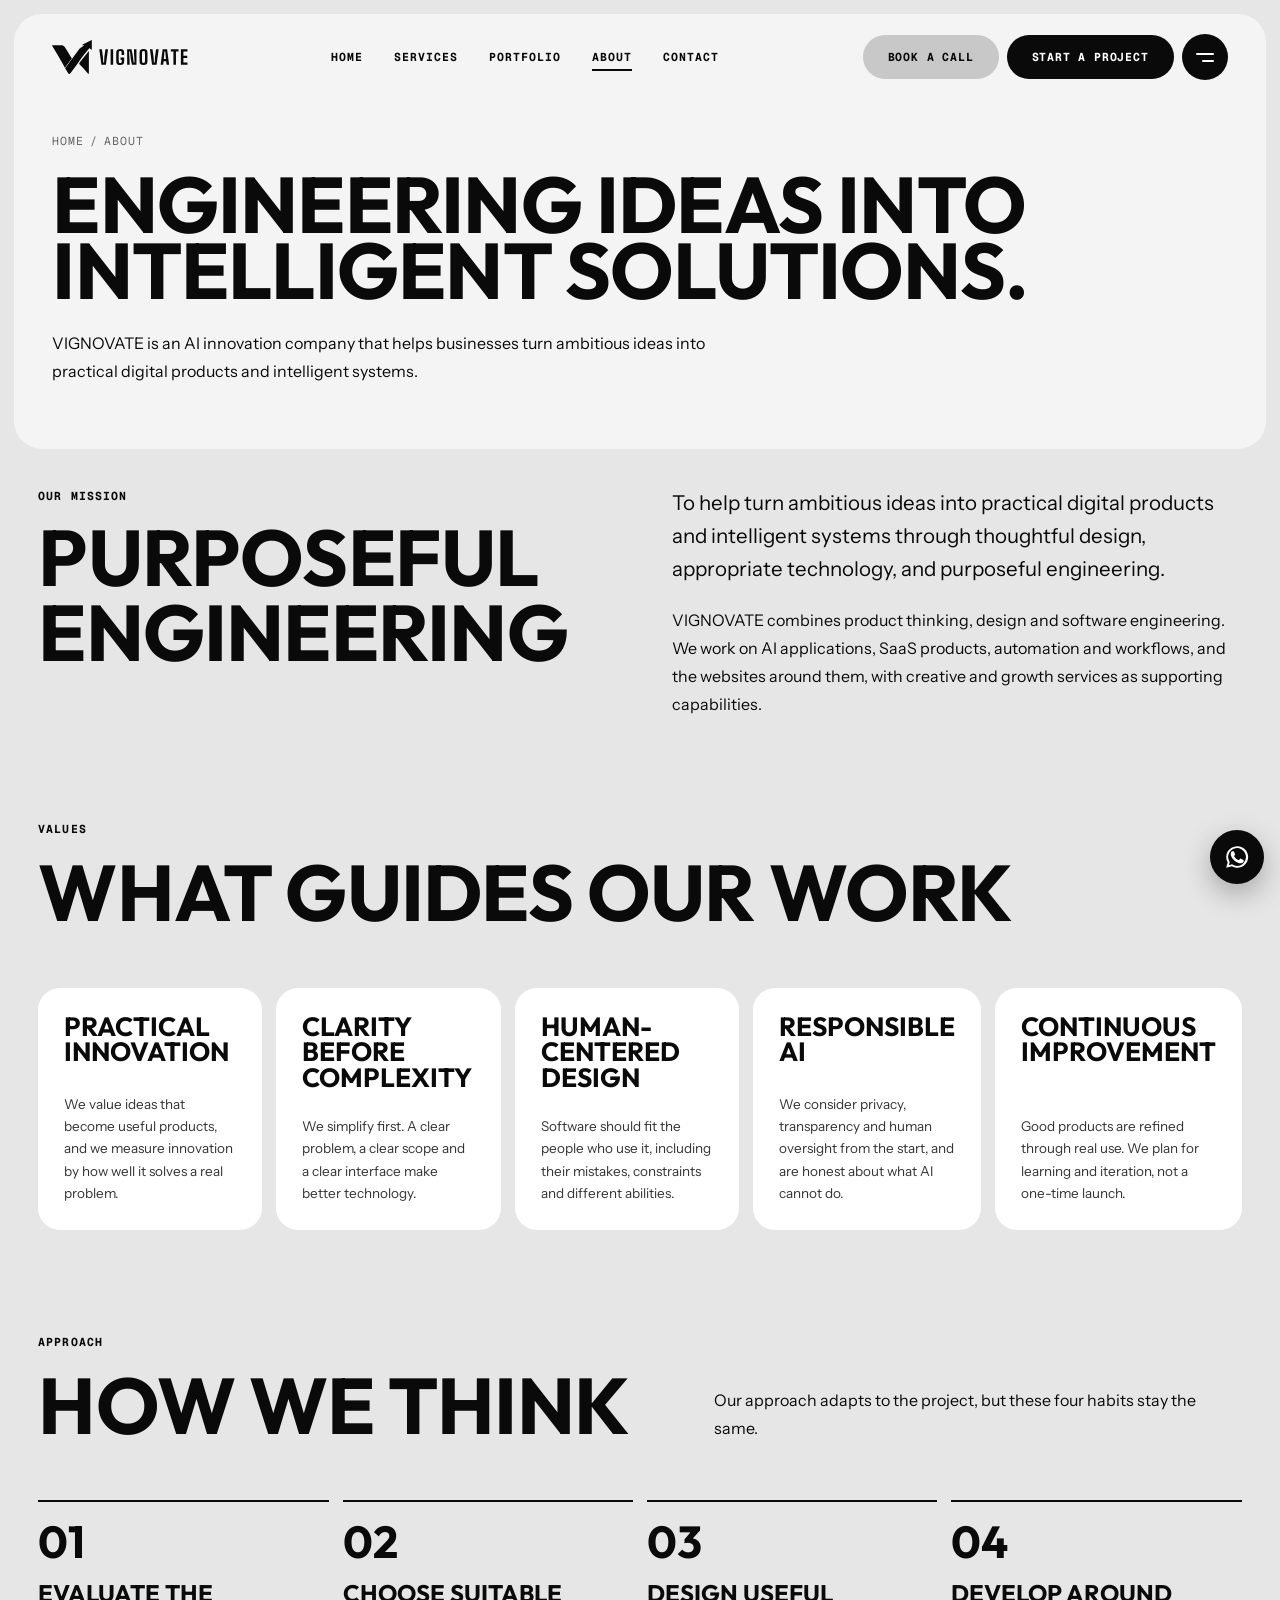
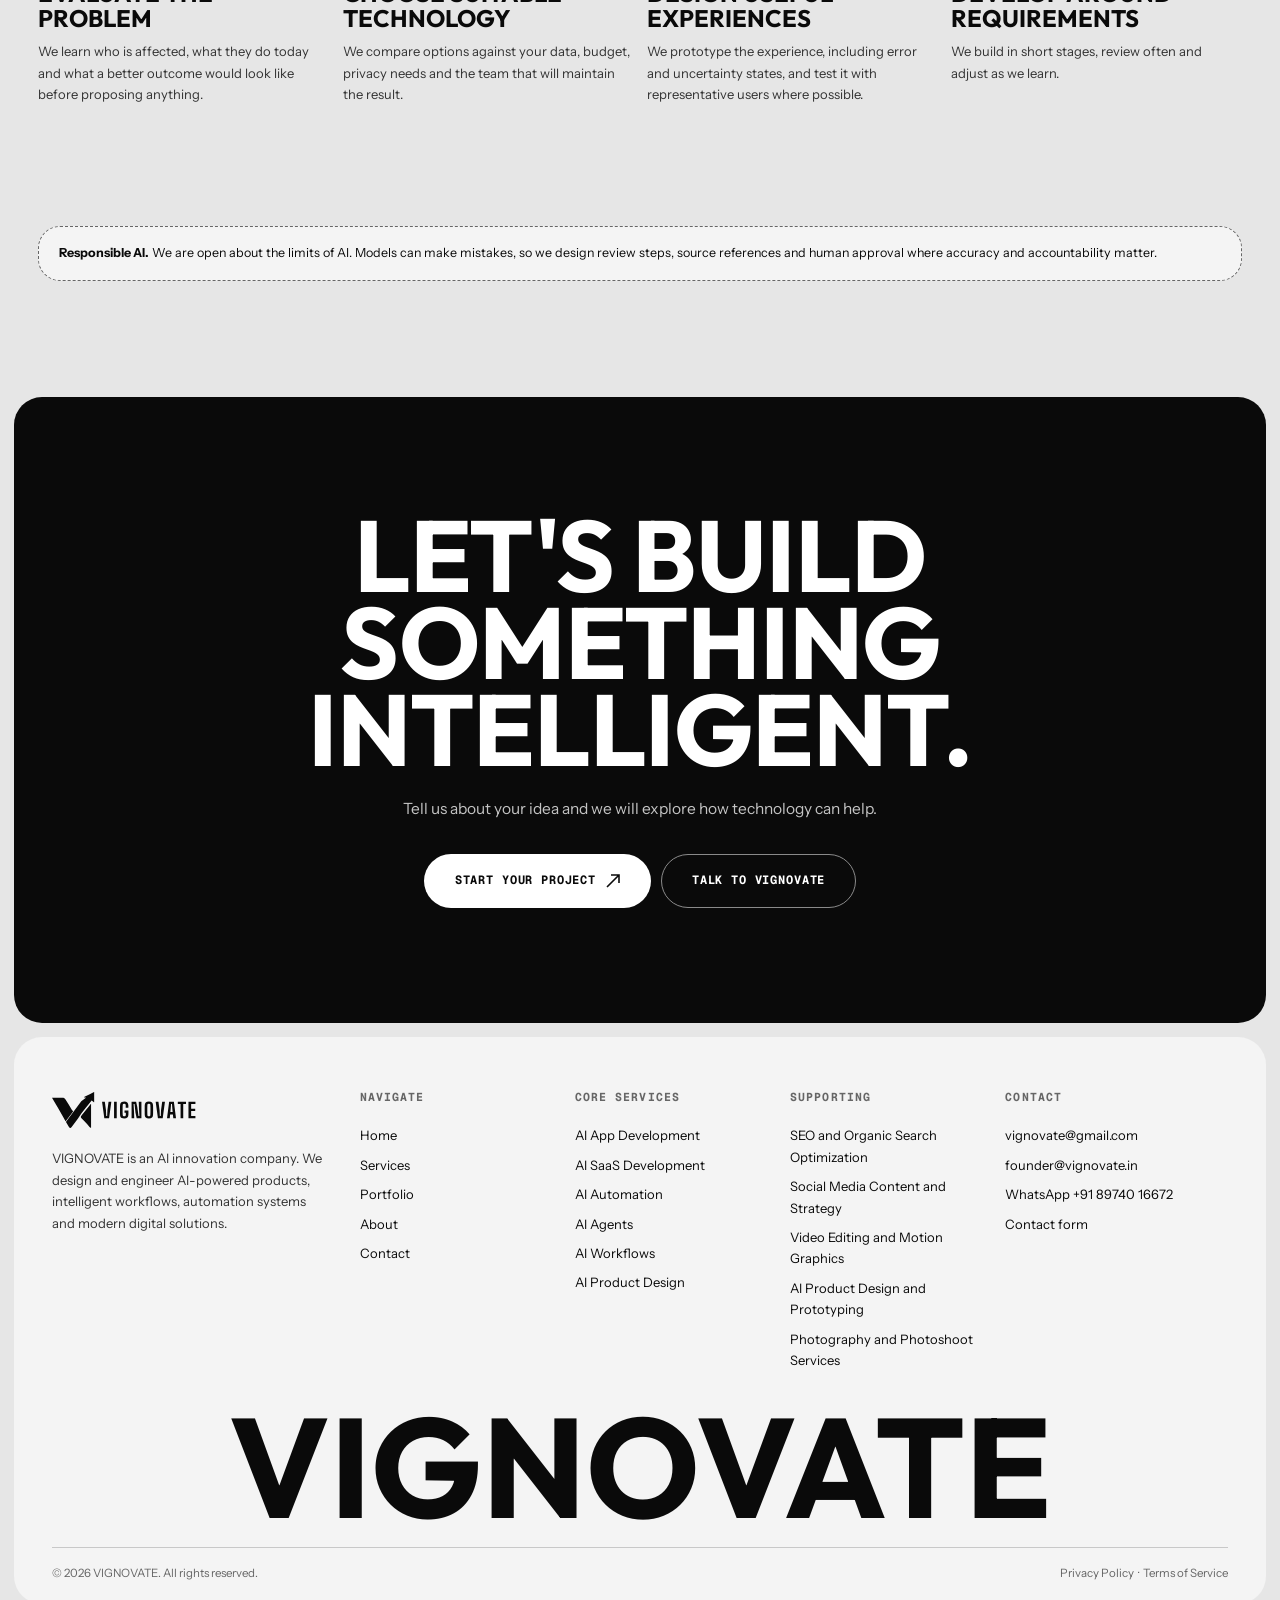
<file: about.html>
<!doctype html>
<html lang="en" class="no-js">
<head>
<meta charset="utf-8">
<meta name="viewport" content="width=device-width,initial-scale=1">
<title>About VIGNOVATE | Engineering Ideas Into Intelligent Solutions</title>
<meta name="description" content="VIGNOVATE is an AI innovation company. Learn about our mission, values and the practical, human-centered approach we take to AI products and automation.">
<meta name="robots" content="index,follow,max-image-preview:large">
<link rel="canonical" href="https://vignovate.in/about.html">
<meta name="theme-color" content="#E6E6E6">
<meta name="author" content="VIGNOVATE">
<meta property="og:type" content="website"><meta property="og:site_name" content="VIGNOVATE"><meta property="og:locale" content="en_US">
<meta property="og:title" content="About VIGNOVATE | Engineering Ideas Into Intelligent Solutions"><meta property="og:description" content="VIGNOVATE is an AI innovation company. Learn about our mission, values and the practical, human-centered approach we take to AI products and automation."><meta property="og:url" content="https://vignovate.in/about.html">
<meta property="og:image" content="https://vignovate.in/assets/images/og-image.png"><meta property="og:image:width" content="1200"><meta property="og:image:height" content="630"><meta property="og:image:alt" content="VIGNOVATE, AI Innovation Company">
<meta name="twitter:card" content="summary_large_image"><meta name="twitter:title" content="About VIGNOVATE | Engineering Ideas Into Intelligent Solutions"><meta name="twitter:description" content="VIGNOVATE is an AI innovation company. Learn about our mission, values and the practical, human-centered approach we take to AI products and automation."><meta name="twitter:image" content="https://vignovate.in/assets/images/og-image.png">
<link rel="icon" href="assets/logos/favicon.svg" type="image/svg+xml">
<link rel="icon" href="favicon.ico" sizes="any">
<link rel="apple-touch-icon" href="assets/icons/apple-touch-icon.png">
<link rel="manifest" href="manifest.json">
<link rel="preload" href="assets/fonts/Outfit-Bold.woff" as="font" type="font/woff" crossorigin>
<link rel="preload" href="assets/fonts/InstrumentSans-Regular.woff" as="font" type="font/woff" crossorigin>
<link rel="stylesheet" href="assets/css/styles.css">
<link rel="stylesheet" href="assets/css/animations.css">
<link rel="stylesheet" href="assets/css/responsive.css">
<script type="application/ld+json">{"@context": "https://schema.org", "@type": "BreadcrumbList", "itemListElement": [{"@type": "ListItem", "position": 1, "name": "Home", "item": "https://vignovate.in/"}, {"@type": "ListItem", "position": 2, "name": "About", "item": "https://vignovate.in/about.html"}]}</script>
</head>
<body>
<a class="skip" href="#main">Skip to content</a>
<div class="overlay" id="overlay" role="dialog" aria-modal="true" aria-label="Site menu" aria-hidden="true">
<div class="overlay-top"><img src="assets/logos/logo-white.svg" alt="VIGNOVATE" width="190" height="48"><button class="overlay-close" id="menuClose" type="button" aria-label="Close menu">&times;</button></div>
<nav aria-label="Mobile"><a href="index.html">Home<small>01</small></a><a href="services.html">Services<small>02</small></a><a href="portfolio.html">Portfolio<small>03</small></a><a href="about.html">About<small>04</small></a><a href="contact.html">Contact<small>05</small></a></nav>
<div class="overlay-foot"><a href="mailto:vignovate@gmail.com">vignovate@gmail.com</a><span class="static-mail">founder@vignovate.in</span><a href="https://wa.me/918974016672?text=Hello%20VIGNOVATE%2C%20I%27d%20like%20to%20discuss%20an%20AI%20or%20technology%20project." target="_blank" rel="noopener">WhatsApp +91 89740 16672</a></div>
</div>
<header class="panel">
<div class="nav">
<a class="brand" href="index.html" aria-label="VIGNOVATE home"><img src="assets/logos/logo-black.svg" alt="VIGNOVATE" width="152" height="38"></a>
<nav class="nav-links" aria-label="Main"><a href="index.html">Home</a><a href="services.html">Services</a><a href="portfolio.html">Portfolio</a><a href="about.html" aria-current=page>About</a><a href="contact.html">Contact</a></nav>
<div class="nav-cta"><a class="btn btn-light hide-m" href="contact.html#book-a-call">Book a Call</a><a class="btn btn-dark hide-m" href="contact.html">Start a Project</a>
<button class="menu-btn" id="menuBtn" type="button" aria-label="Open menu" aria-haspopup="dialog" aria-expanded="false" aria-controls="overlay"><span></span><span></span></button></div>
</div>

<div class="page-hero wrap-less">
<nav class="crumbs" aria-label="Breadcrumb"><a href="index.html">Home</a> <span aria-hidden="true">/</span> <span aria-current="page">About</span></nav>
<h1 class="display">Engineering ideas into intelligent solutions.</h1>
<p class="lead">VIGNOVATE is an AI innovation company that helps businesses turn ambitious ideas into practical digital products and intelligent systems.</p>
</div>
</header>
<main id="main">
<section class="section" style="padding-top:24px" aria-labelledby="m-h"><div class="wrap two">
<div class="rv"><span class="eyebrow">Our mission</span><h2 class="display" id="m-h" style="margin-top:14px">Purposeful engineering</h2></div>
<div class="rv"><p class="lead" style="font-size:clamp(17px,1.6vw,21px);line-height:1.6">To help turn ambitious ideas into practical digital products and intelligent systems through thoughtful design, appropriate technology, and purposeful engineering.</p>
<p class="lead" style="margin-top:20px">VIGNOVATE combines product thinking, design and software engineering. We work on AI applications, SaaS products, automation and workflows, and the websites around them, with creative and growth services as supporting capabilities.</p></div></div></section>
<section class="section" style="padding-top:0" aria-labelledby="v-h"><div class="wrap"><div class="sec-head rv"><div><span class="eyebrow">Values</span><h2 class="display" id="v-h">What guides our work</h2></div></div><ul class="values"><li class="card rv"><h3>Practical Innovation</h3><p>We value ideas that become useful products, and we measure innovation by how well it solves a real problem.</p></li><li class="card rv"><h3>Clarity Before Complexity</h3><p>We simplify first. A clear problem, a clear scope and a clear interface make better technology.</p></li><li class="card rv"><h3>Human-Centered Design</h3><p>Software should fit the people who use it, including their mistakes, constraints and different abilities.</p></li><li class="card rv"><h3>Responsible AI</h3><p>We consider privacy, transparency and human oversight from the start, and are honest about what AI cannot do.</p></li><li class="card rv"><h3>Continuous Improvement</h3><p>Good products are refined through real use. We plan for learning and iteration, not a one-time launch.</p></li></ul></div></section>
<section class="section" style="padding-top:0" aria-labelledby="a-h"><div class="wrap"><div class="sec-head rv"><div><span class="eyebrow">Approach</span><h2 class="display" id="a-h">How we think</h2></div><p class="lead">Our approach adapts to the project, but these four habits stay the same.</p></div><ol class="steps four"><li class="step rv"><span class="n">01</span><h3>Evaluate the problem</h3><p>We learn who is affected, what they do today and what a better outcome would look like before proposing anything.</p></li><li class="step rv"><span class="n">02</span><h3>Choose suitable technology</h3><p>We compare options against your data, budget, privacy needs and the team that will maintain the result.</p></li><li class="step rv"><span class="n">03</span><h3>Design useful experiences</h3><p>We prototype the experience, including error and uncertainty states, and test it with representative users where possible.</p></li><li class="step rv"><span class="n">04</span><h3>Develop around requirements</h3><p>We build in short stages, review often and adjust as we learn.</p></li></ol></div></section>
<section class="section" style="padding-top:0"><div class="wrap rv"><div class="hypo"><b>Responsible AI.</b> We are open about the limits of AI. Models can make mistakes, so we design review steps, source references and human approval where accuracy and accountability matter.</div></div></section>
<section class="cta rv" aria-labelledby="cta-h">
<h2 class="display" id="cta-h">Let&#x27;s build something intelligent.</h2>
<p>Tell us about your idea and we will explore how technology can help.</p>
<div class="btns"><a class="btn btn-white btn-lg" href="contact.html">Start your project <svg class="arrow" viewBox="0 0 14 14" fill="none" stroke="currentColor" stroke-width="1.6" aria-hidden="true" focusable="false"><path d="M1 13L13 1M5 1h8v8"/></svg></a><a class="btn btn-line-w btn-lg" href="https://wa.me/918974016672?text=Hello%20VIGNOVATE%2C%20I%27d%20like%20to%20discuss%20an%20AI%20or%20technology%20project." target="_blank" rel="noopener">Talk to VIGNOVATE</a></div>
</section>
</main>
<footer class="panel footer">
<div class="foot-grid">
<div class="foot-brand"><a href="index.html" aria-label="VIGNOVATE home"><img src="assets/logos/logo-black.svg" alt="VIGNOVATE" width="152" height="38"></a>
<p>VIGNOVATE is an AI innovation company. We design and engineer AI-powered products, intelligent workflows, automation systems and modern digital solutions.</p></div>
<div><h2>Navigate</h2><a href="index.html">Home</a><a href="services.html">Services</a><a href="portfolio.html">Portfolio</a><a href="about.html">About</a><a href="contact.html">Contact</a></div>
<div><h2>Core services</h2><a href="services/ai-app-development.html">AI App Development</a><a href="services/ai-saas-development.html">AI SaaS Development</a><a href="services/ai-automation.html">AI Automation</a><a href="services/ai-agents.html">AI Agents</a><a href="services/ai-workflows.html">AI Workflows</a><a href="services/ai-product-design.html">AI Product Design</a></div>
<div><h2>Supporting</h2><a href="services/technical-seo.html">SEO and Organic Search Optimization</a><a href="services/creative-digital-experiences.html">Social Media Content and Strategy</a><a href="services/creative-digital-experiences.html">Video Editing and Motion Graphics</a><a href="services/ai-product-design.html">AI Product Design and Prototyping</a><a href="services/creative-digital-experiences.html">Photography and Photoshoot Services</a></div>
<div><h2>Contact</h2><a href="mailto:vignovate@gmail.com">vignovate@gmail.com</a><span class="static-mail">founder@vignovate.in</span><a href="https://wa.me/918974016672?text=Hello%20VIGNOVATE%2C%20I%27d%20like%20to%20discuss%20an%20AI%20or%20technology%20project." target="_blank" rel="noopener">WhatsApp +91 89740 16672</a><a href="contact.html">Contact form</a></div>
</div>
<div class="giant" data-fit="fill" aria-hidden="true"><span>VIGNOVATE</span></div>
<div class="foot-bar"><span>&copy; <span id="year">2026</span> VIGNOVATE. All rights reserved.</span><span><a href="privacy-policy.html">Privacy Policy</a> &nbsp;·&nbsp; <a href="terms.html">Terms of Service</a></span></div>
</footer>
<a class="float-wa" href="https://wa.me/918974016672?text=Hello%20VIGNOVATE%2C%20I%27d%20like%20to%20discuss%20an%20AI%20or%20technology%20project." target="_blank" rel="noopener" aria-label="Chat with VIGNOVATE on WhatsApp"><svg viewBox="0 0 24 24" fill="currentColor" aria-hidden="true" focusable="false"><path d="M17.5 14.4c-.3-.1-1.7-.8-2-.9-.3-.1-.5-.1-.7.1-.2.3-.8.9-.9 1.1-.2.2-.3.2-.6.1-.3-.1-1.2-.4-2.3-1.4-.9-.8-1.4-1.7-1.6-2-.2-.3 0-.5.1-.6l.4-.5c.1-.2.2-.3.3-.5.1-.2 0-.4 0-.5-.1-.1-.7-1.6-.9-2.2-.2-.6-.5-.5-.7-.5h-.6c-.2 0-.5.1-.8.4-.3.3-1 1-1 2.5s1.1 2.9 1.2 3.1c.1.2 2.1 3.2 5.1 4.5.7.3 1.3.5 1.7.6.7.2 1.4.2 1.9.1.6-.1 1.7-.7 2-1.4.2-.7.2-1.3.2-1.4-.1-.1-.3-.2-.6-.3z"/><path d="M12 2a10 10 0 0 0-8.6 15L2 22l5.2-1.4A10 10 0 1 0 12 2zm0 18.2c-1.5 0-3-.4-4.2-1.2l-.3-.2-3 .8.8-2.9-.2-.3A8.2 8.2 0 1 1 12 20.2z"/></svg></a>
<script src="assets/js/config.js" defer></script>
<script src="assets/js/main.js" defer></script>
<script src="assets/js/navigation.js" defer></script>
</body>
</html>
</file>
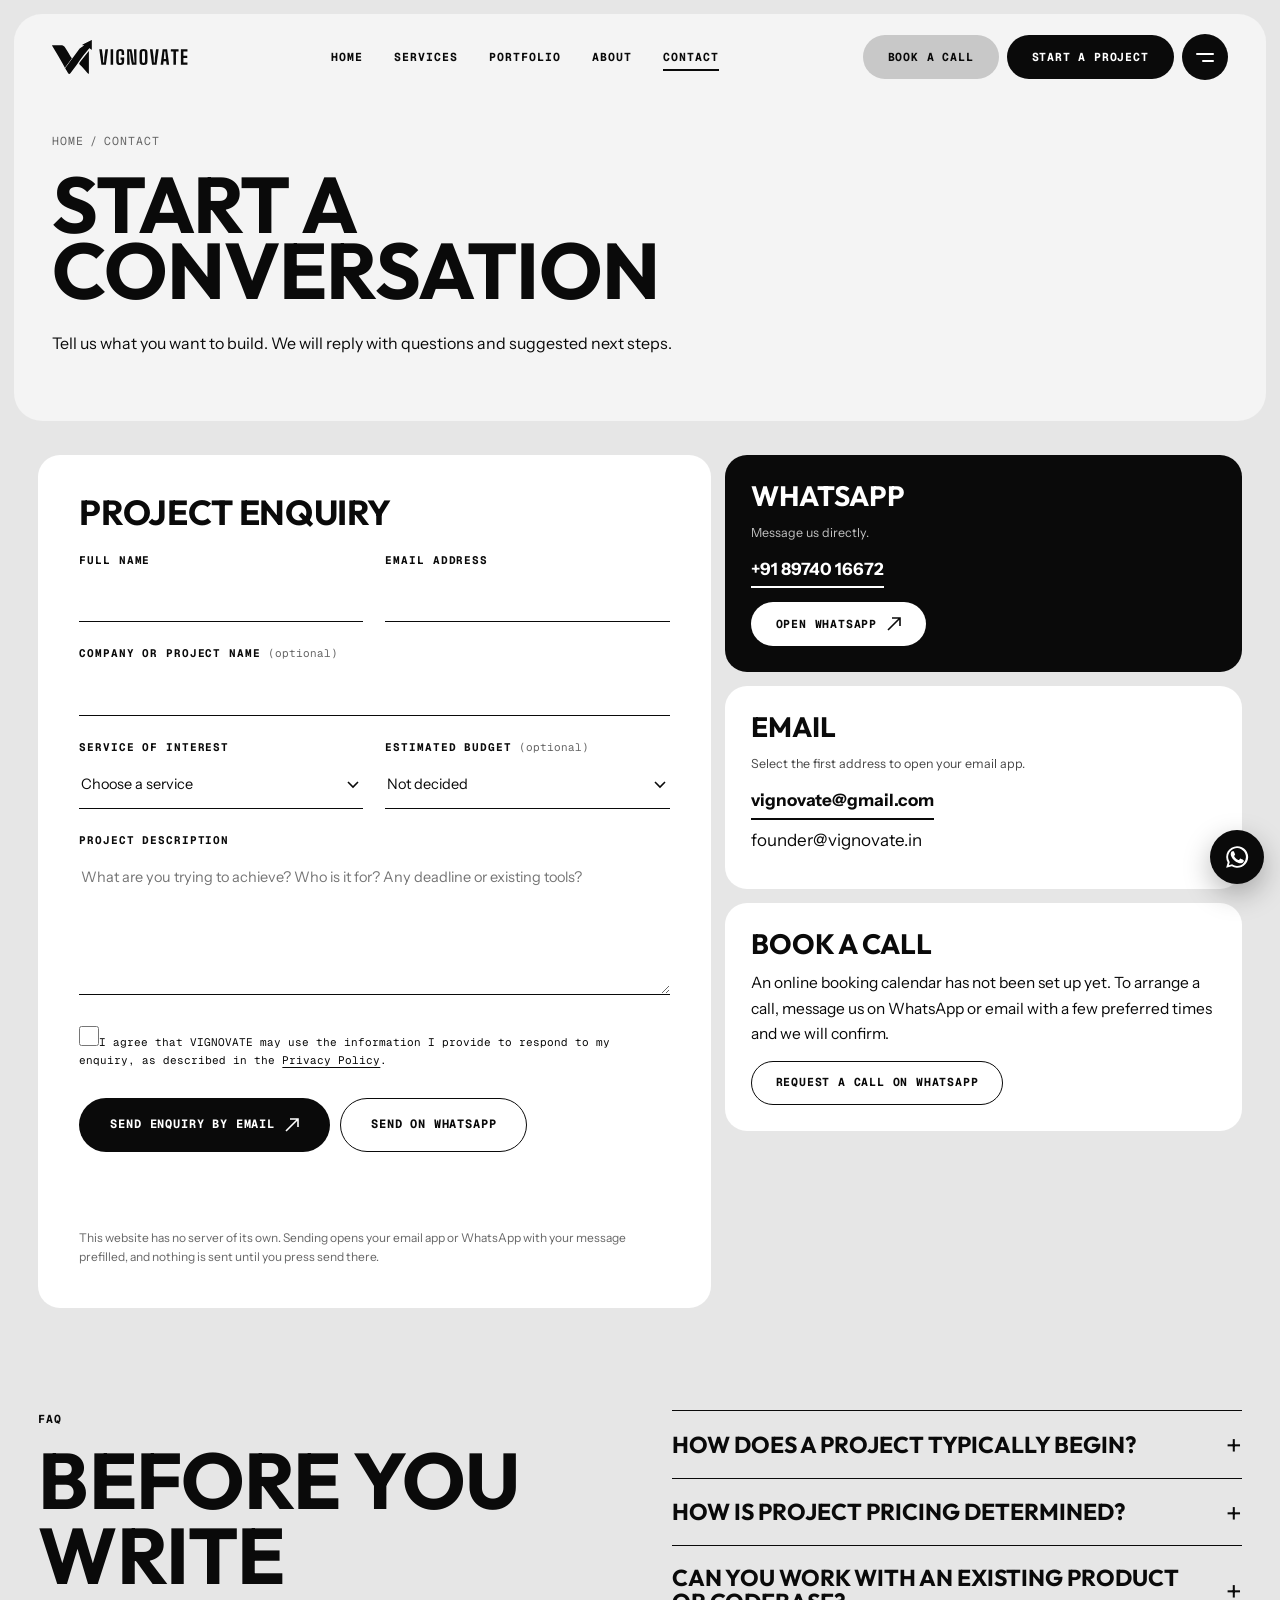
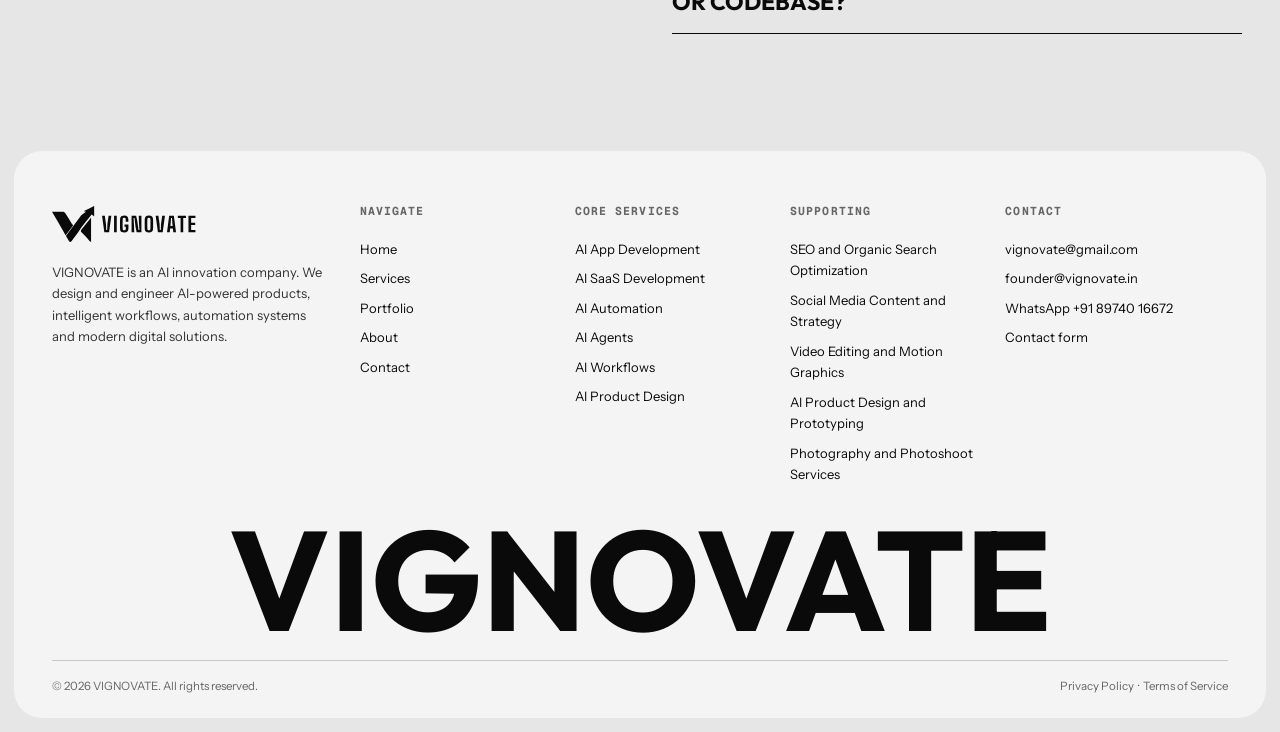
<file: contact.html>
<!doctype html>
<html lang="en" class="no-js">
<head>
<meta charset="utf-8">
<meta name="viewport" content="width=device-width,initial-scale=1">
<title>Contact VIGNOVATE | Start Your AI Project</title>
<meta name="description" content="Contact VIGNOVATE by form, WhatsApp or email to discuss an AI app, SaaS product, automation, workflow or web application project.">
<meta name="robots" content="index,follow,max-image-preview:large">
<link rel="canonical" href="https://vignovate.in/contact.html">
<meta name="theme-color" content="#E6E6E6">
<meta name="author" content="VIGNOVATE">
<meta property="og:type" content="website"><meta property="og:site_name" content="VIGNOVATE"><meta property="og:locale" content="en_US">
<meta property="og:title" content="Contact VIGNOVATE | Start Your AI Project"><meta property="og:description" content="Contact VIGNOVATE by form, WhatsApp or email to discuss an AI app, SaaS product, automation, workflow or web application project."><meta property="og:url" content="https://vignovate.in/contact.html">
<meta property="og:image" content="https://vignovate.in/assets/images/og-image.png"><meta property="og:image:width" content="1200"><meta property="og:image:height" content="630"><meta property="og:image:alt" content="VIGNOVATE, AI Innovation Company">
<meta name="twitter:card" content="summary_large_image"><meta name="twitter:title" content="Contact VIGNOVATE | Start Your AI Project"><meta name="twitter:description" content="Contact VIGNOVATE by form, WhatsApp or email to discuss an AI app, SaaS product, automation, workflow or web application project."><meta name="twitter:image" content="https://vignovate.in/assets/images/og-image.png">
<link rel="icon" href="assets/logos/favicon.svg" type="image/svg+xml">
<link rel="icon" href="favicon.ico" sizes="any">
<link rel="apple-touch-icon" href="assets/icons/apple-touch-icon.png">
<link rel="manifest" href="manifest.json">
<link rel="preload" href="assets/fonts/Outfit-Bold.woff" as="font" type="font/woff" crossorigin>
<link rel="preload" href="assets/fonts/InstrumentSans-Regular.woff" as="font" type="font/woff" crossorigin>
<link rel="stylesheet" href="assets/css/styles.css">
<link rel="stylesheet" href="assets/css/animations.css">
<link rel="stylesheet" href="assets/css/responsive.css">
<script type="application/ld+json">{"@context": "https://schema.org", "@type": "BreadcrumbList", "itemListElement": [{"@type": "ListItem", "position": 1, "name": "Home", "item": "https://vignovate.in/"}, {"@type": "ListItem", "position": 2, "name": "Contact", "item": "https://vignovate.in/contact.html"}]}</script>
</head>
<body>
<a class="skip" href="#main">Skip to content</a>
<div class="overlay" id="overlay" role="dialog" aria-modal="true" aria-label="Site menu" aria-hidden="true">
<div class="overlay-top"><img src="assets/logos/logo-white.svg" alt="VIGNOVATE" width="190" height="48"><button class="overlay-close" id="menuClose" type="button" aria-label="Close menu">&times;</button></div>
<nav aria-label="Mobile"><a href="index.html">Home<small>01</small></a><a href="services.html">Services<small>02</small></a><a href="portfolio.html">Portfolio<small>03</small></a><a href="about.html">About<small>04</small></a><a href="contact.html">Contact<small>05</small></a></nav>
<div class="overlay-foot"><a href="mailto:vignovate@gmail.com">vignovate@gmail.com</a><span class="static-mail">founder@vignovate.in</span><a href="https://wa.me/918974016672?text=Hello%20VIGNOVATE%2C%20I%27d%20like%20to%20discuss%20an%20AI%20or%20technology%20project." target="_blank" rel="noopener">WhatsApp +91 89740 16672</a></div>
</div>
<header class="panel">
<div class="nav">
<a class="brand" href="index.html" aria-label="VIGNOVATE home"><img src="assets/logos/logo-black.svg" alt="VIGNOVATE" width="152" height="38"></a>
<nav class="nav-links" aria-label="Main"><a href="index.html">Home</a><a href="services.html">Services</a><a href="portfolio.html">Portfolio</a><a href="about.html">About</a><a href="contact.html" aria-current=page>Contact</a></nav>
<div class="nav-cta"><a class="btn btn-light hide-m" href="contact.html#book-a-call">Book a Call</a><a class="btn btn-dark hide-m" href="contact.html">Start a Project</a>
<button class="menu-btn" id="menuBtn" type="button" aria-label="Open menu" aria-haspopup="dialog" aria-expanded="false" aria-controls="overlay"><span></span><span></span></button></div>
</div>

<div class="page-hero wrap-less">
<nav class="crumbs" aria-label="Breadcrumb"><a href="index.html">Home</a> <span aria-hidden="true">/</span> <span aria-current="page">Contact</span></nav>
<h1 class="display">Start a<br>conversation</h1>
<p class="lead">Tell us what you want to build. We will reply with questions and suggested next steps.</p>
</div>
</header>
<main id="main">
<section class="section" style="padding-top:20px" id="contact-form" aria-labelledby="f-h"><div class="wrap"><div class="contact-grid">
<form class="form rv" id="contactForm" novalidate aria-labelledby="f-h">
<h2 class="display" id="f-h" style="font-size:clamp(1.63rem,2.72vw,2.45rem)">Project enquiry</h2>
<div class="r2"><div class="field"><label for="name">Full name</label><input id="name" name="name" type="text" autocomplete="name" required aria-describedby="name-e"><span class="err" id="name-e">Please enter your name.</span></div>
<div class="field"><label for="email">Email address</label><input id="email" name="email" type="email" autocomplete="email" required aria-describedby="email-e"><span class="err" id="email-e">Please enter a valid email address.</span></div></div>
<div class="field"><label for="company">Company or project name <span class="opt">(optional)</span></label><input id="company" name="company" type="text" autocomplete="organization"></div>
<div class="r2"><div class="field"><label for="service">Service of interest</label><select id="service" name="service" required aria-describedby="service-e"><option value="">Choose a service</option><option value="AI App Development">AI App Development</option><option value="AI SaaS Development">AI SaaS Development</option><option value="AI Automation">AI Automation</option><option value="AI Agents">AI Agents</option><option value="AI Workflows">AI Workflows</option><option value="AI Product Design">AI Product Design</option><option value="Web Development">Web Development</option><option value="Technical SEO">Technical SEO</option><option value="Creative Digital Experiences">Creative Digital Experiences</option><option value="Not sure yet">Not sure yet</option></select><span class="err" id="service-e">Please choose a service.</span></div>
<div class="field"><label for="budget">Estimated budget <span class="opt">(optional)</span></label><select id="budget" name="budget"><option value="">Not decided</option><option>Under $1,000</option><option>$1,000 to $5,000</option><option>$5,000 to $20,000</option><option>$20,000 or more</option></select></div></div>
<div class="field"><label for="message">Project description</label><textarea id="message" name="message" required aria-describedby="message-e" placeholder="What are you trying to achieve? Who is it for? Any deadline or existing tools?"></textarea><span class="err" id="message-e">Please describe your project.</span></div>
<div class="field"><label class="check" for="consent" style="text-transform:none;letter-spacing:0;font-weight:400"><input id="consent" name="consent" type="checkbox" required aria-describedby="consent-e"><span>I agree that VIGNOVATE may use the information I provide to respond to my enquiry, as described in the <a class="link" href="privacy-policy.html">Privacy Policy</a>.</span></label><span class="err" id="consent-e">Please confirm to continue.</span></div>
<div class="form-actions"><button class="btn btn-dark btn-lg" type="submit">Send enquiry by email <svg class="arrow" viewBox="0 0 14 14" fill="none" stroke="currentColor" stroke-width="1.6" aria-hidden="true" focusable="false"><path d="M1 13L13 1M5 1h8v8"/></svg></button><button class="btn btn-line btn-lg" type="button" id="waSend">Send on WhatsApp</button></div>
<p class="form-status" id="formStatus" role="status" aria-live="polite"></p>
<p class="form-note">This website has no server of its own. Sending opens your email app or WhatsApp with your message prefilled, and nothing is sent until you press send there.</p>
</form>
<div class="side rv">
<div class="box dark"><h2>WhatsApp</h2><p class="sub">Message us directly.</p><a class="big" href="https://wa.me/918974016672?text=Hello%20VIGNOVATE%2C%20I%27d%20like%20to%20discuss%20an%20AI%20or%20technology%20project." target="_blank" rel="noopener">+91 89740 16672</a><p style="margin-top:14px"><a class="btn btn-dark" href="https://wa.me/918974016672?text=Hello%20VIGNOVATE%2C%20I%27d%20like%20to%20discuss%20an%20AI%20or%20technology%20project." target="_blank" rel="noopener">Open WhatsApp <svg class="arrow" viewBox="0 0 14 14" fill="none" stroke="currentColor" stroke-width="1.6" aria-hidden="true" focusable="false"><path d="M1 13L13 1M5 1h8v8"/></svg></a></p></div>
<div class="box"><h2>Email</h2><p class="sub">Select the first address to open your email app.</p><a class="big" href="mailto:vignovate@gmail.com">vignovate@gmail.com</a><span class="big static-mail">founder@vignovate.in</span></div>
<div class="box" id="book-a-call"><h2>Book a call</h2><p>An online booking calendar has not been set up yet. To arrange a call, message us on WhatsApp or email with a few preferred times and we will confirm.</p><p style="margin-top:14px"><a class="btn btn-line" href="https://wa.me/918974016672?text=Hello%20VIGNOVATE%2C%20I%27d%20like%20to%20discuss%20an%20AI%20or%20technology%20project." target="_blank" rel="noopener">Request a call on WhatsApp</a></p></div>
</div></div></div></section>
<section class="section" style="padding-top:0" aria-labelledby="fq-h"><div class="wrap two"><div class="rv"><span class="eyebrow">FAQ</span><h2 class="display" id="fq-h" style="margin-top:14px">Before you write</h2></div><div class="faq"><details class="rv"><summary>How does a project typically begin?</summary><p>With a conversation about your goals and constraints. After that we agree what needs to be explored or built, and propose a scope in writing before development starts.</p></details><details class="rv"><summary>How is project pricing determined?</summary><p>Pricing depends on scope, complexity, integrations, timeline and any ongoing support. After we understand your requirements we provide a written estimate. We do not publish fixed prices because projects differ widely.</p></details><details class="rv"><summary>Can you work with an existing product or codebase?</summary><p>Often yes. We review the current product first, then agree whether to extend it, improve it or add AI features. In some cases we may recommend rebuilding a component, and we will explain why.</p></details></div></div></section></main>
<footer class="panel footer">
<div class="foot-grid">
<div class="foot-brand"><a href="index.html" aria-label="VIGNOVATE home"><img src="assets/logos/logo-black.svg" alt="VIGNOVATE" width="152" height="38"></a>
<p>VIGNOVATE is an AI innovation company. We design and engineer AI-powered products, intelligent workflows, automation systems and modern digital solutions.</p></div>
<div><h2>Navigate</h2><a href="index.html">Home</a><a href="services.html">Services</a><a href="portfolio.html">Portfolio</a><a href="about.html">About</a><a href="contact.html">Contact</a></div>
<div><h2>Core services</h2><a href="services/ai-app-development.html">AI App Development</a><a href="services/ai-saas-development.html">AI SaaS Development</a><a href="services/ai-automation.html">AI Automation</a><a href="services/ai-agents.html">AI Agents</a><a href="services/ai-workflows.html">AI Workflows</a><a href="services/ai-product-design.html">AI Product Design</a></div>
<div><h2>Supporting</h2><a href="services/technical-seo.html">SEO and Organic Search Optimization</a><a href="services/creative-digital-experiences.html">Social Media Content and Strategy</a><a href="services/creative-digital-experiences.html">Video Editing and Motion Graphics</a><a href="services/ai-product-design.html">AI Product Design and Prototyping</a><a href="services/creative-digital-experiences.html">Photography and Photoshoot Services</a></div>
<div><h2>Contact</h2><a href="mailto:vignovate@gmail.com">vignovate@gmail.com</a><span class="static-mail">founder@vignovate.in</span><a href="https://wa.me/918974016672?text=Hello%20VIGNOVATE%2C%20I%27d%20like%20to%20discuss%20an%20AI%20or%20technology%20project." target="_blank" rel="noopener">WhatsApp +91 89740 16672</a><a href="contact.html">Contact form</a></div>
</div>
<div class="giant" data-fit="fill" aria-hidden="true"><span>VIGNOVATE</span></div>
<div class="foot-bar"><span>&copy; <span id="year">2026</span> VIGNOVATE. All rights reserved.</span><span><a href="privacy-policy.html">Privacy Policy</a> &nbsp;·&nbsp; <a href="terms.html">Terms of Service</a></span></div>
</footer>
<a class="float-wa" href="https://wa.me/918974016672?text=Hello%20VIGNOVATE%2C%20I%27d%20like%20to%20discuss%20an%20AI%20or%20technology%20project." target="_blank" rel="noopener" aria-label="Chat with VIGNOVATE on WhatsApp"><svg viewBox="0 0 24 24" fill="currentColor" aria-hidden="true" focusable="false"><path d="M17.5 14.4c-.3-.1-1.7-.8-2-.9-.3-.1-.5-.1-.7.1-.2.3-.8.9-.9 1.1-.2.2-.3.2-.6.1-.3-.1-1.2-.4-2.3-1.4-.9-.8-1.4-1.7-1.6-2-.2-.3 0-.5.1-.6l.4-.5c.1-.2.2-.3.3-.5.1-.2 0-.4 0-.5-.1-.1-.7-1.6-.9-2.2-.2-.6-.5-.5-.7-.5h-.6c-.2 0-.5.1-.8.4-.3.3-1 1-1 2.5s1.1 2.9 1.2 3.1c.1.2 2.1 3.2 5.1 4.5.7.3 1.3.5 1.7.6.7.2 1.4.2 1.9.1.6-.1 1.7-.7 2-1.4.2-.7.2-1.3.2-1.4-.1-.1-.3-.2-.6-.3z"/><path d="M12 2a10 10 0 0 0-8.6 15L2 22l5.2-1.4A10 10 0 1 0 12 2zm0 18.2c-1.5 0-3-.4-4.2-1.2l-.3-.2-3 .8.8-2.9-.2-.3A8.2 8.2 0 1 1 12 20.2z"/></svg></a>
<script src="assets/js/config.js" defer></script>
<script src="assets/js/main.js" defer></script>
<script src="assets/js/navigation.js" defer></script>
<script src="assets/js/contact.js" defer></script>
</body>
</html>
</file>
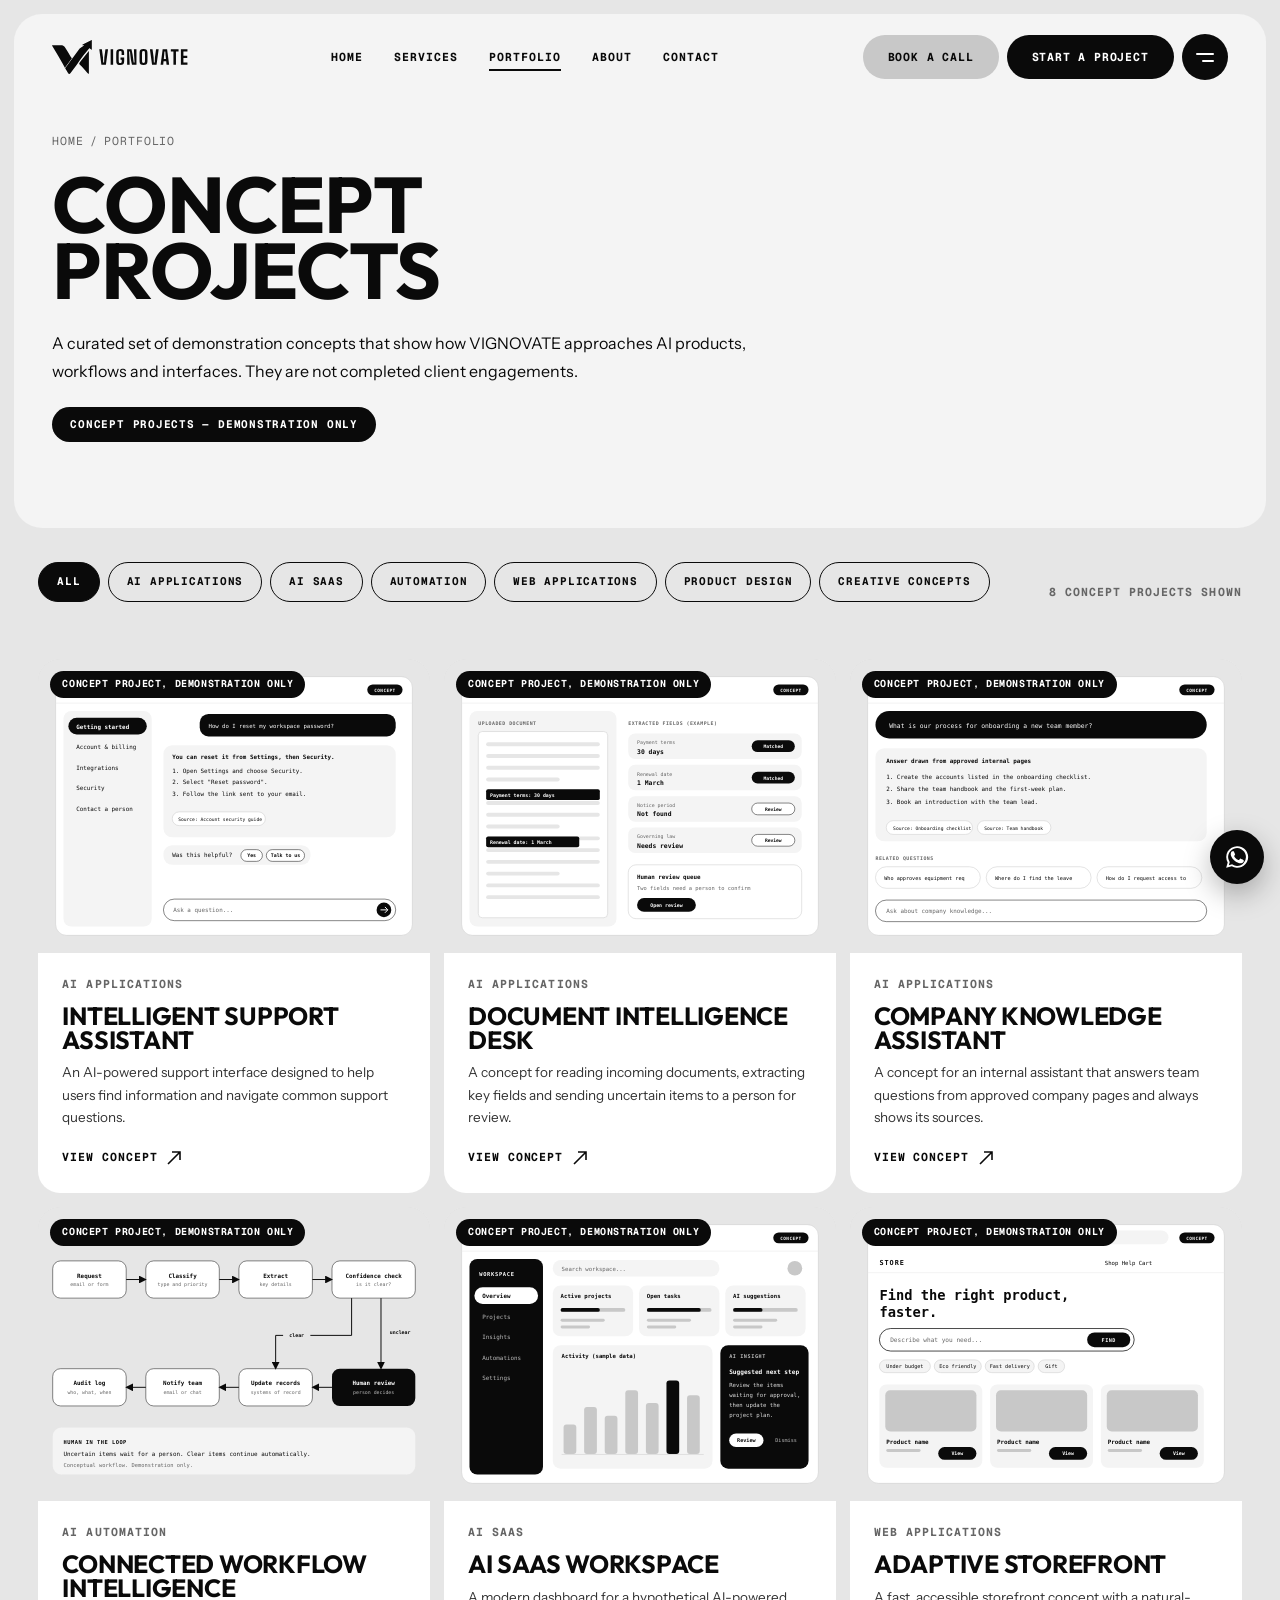
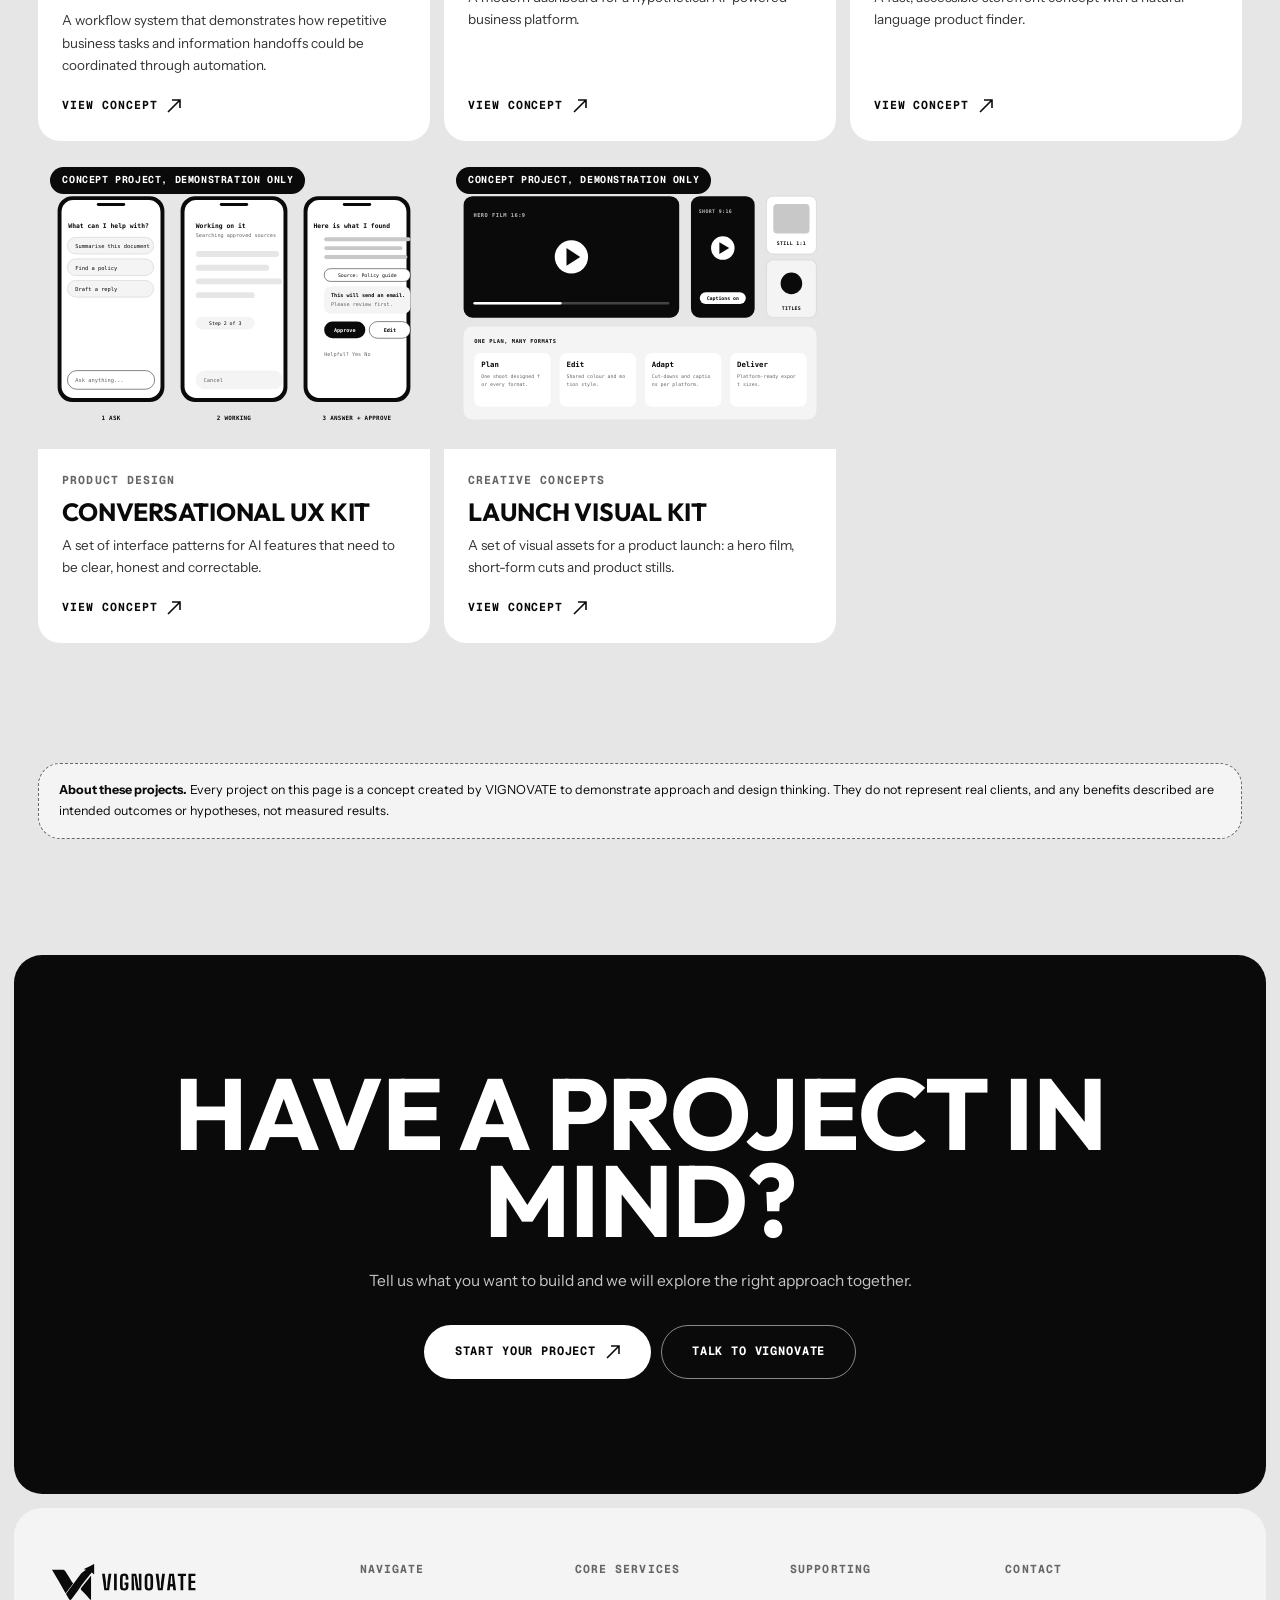
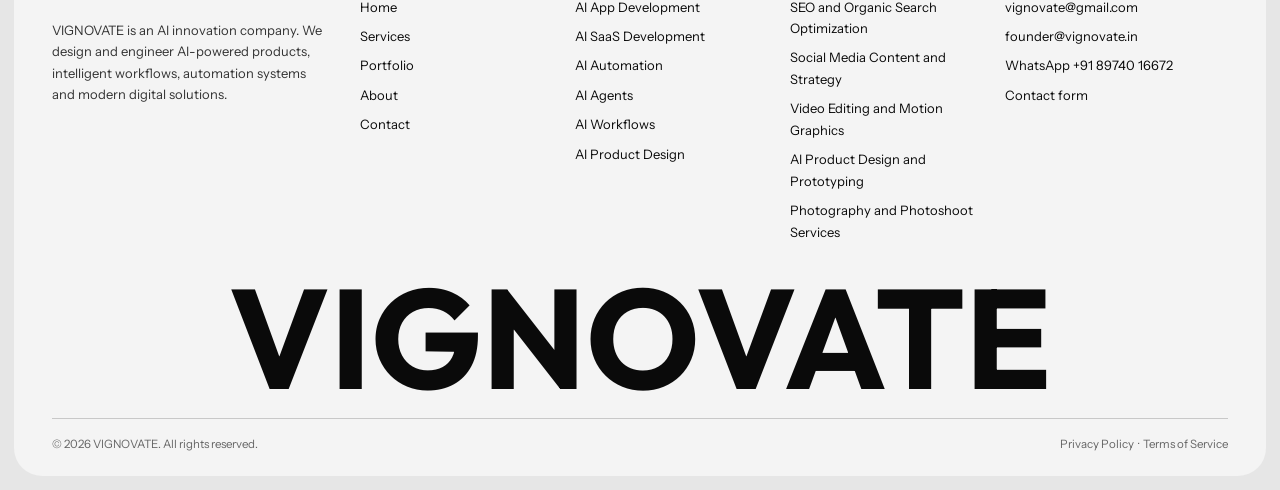
<file: portfolio.html>
<!doctype html>
<html lang="en" class="no-js">
<head>
<meta charset="utf-8">
<meta name="viewport" content="width=device-width,initial-scale=1">
<title>Portfolio | AI Concept Projects &amp; Case Studies | VIGNOVATE</title>
<meta name="description" content="Explore eight VIGNOVATE concept projects across AI applications, SaaS, automation, web applications, product design and creative work. Demonstration only.">
<meta name="robots" content="index,follow,max-image-preview:large">
<link rel="canonical" href="https://vignovate.in/portfolio.html">
<meta name="theme-color" content="#E6E6E6">
<meta name="author" content="VIGNOVATE">
<meta property="og:type" content="website"><meta property="og:site_name" content="VIGNOVATE"><meta property="og:locale" content="en_US">
<meta property="og:title" content="Portfolio | AI Concept Projects &amp; Case Studies | VIGNOVATE"><meta property="og:description" content="Explore eight VIGNOVATE concept projects across AI applications, SaaS, automation, web applications, product design and creative work. Demonstration only."><meta property="og:url" content="https://vignovate.in/portfolio.html">
<meta property="og:image" content="https://vignovate.in/assets/images/og-image.png"><meta property="og:image:width" content="1200"><meta property="og:image:height" content="630"><meta property="og:image:alt" content="VIGNOVATE, AI Innovation Company">
<meta name="twitter:card" content="summary_large_image"><meta name="twitter:title" content="Portfolio | AI Concept Projects &amp; Case Studies | VIGNOVATE"><meta name="twitter:description" content="Explore eight VIGNOVATE concept projects across AI applications, SaaS, automation, web applications, product design and creative work. Demonstration only."><meta name="twitter:image" content="https://vignovate.in/assets/images/og-image.png">
<link rel="icon" href="assets/logos/favicon.svg" type="image/svg+xml">
<link rel="icon" href="favicon.ico" sizes="any">
<link rel="apple-touch-icon" href="assets/icons/apple-touch-icon.png">
<link rel="manifest" href="manifest.json">
<link rel="preload" href="assets/fonts/Outfit-Bold.woff" as="font" type="font/woff" crossorigin>
<link rel="preload" href="assets/fonts/InstrumentSans-Regular.woff" as="font" type="font/woff" crossorigin>
<link rel="stylesheet" href="assets/css/styles.css">
<link rel="stylesheet" href="assets/css/animations.css">
<link rel="stylesheet" href="assets/css/responsive.css">
<script type="application/ld+json">{"@context": "https://schema.org", "@type": "BreadcrumbList", "itemListElement": [{"@type": "ListItem", "position": 1, "name": "Home", "item": "https://vignovate.in/"}, {"@type": "ListItem", "position": 2, "name": "Portfolio", "item": "https://vignovate.in/portfolio.html"}]}</script>
</head>
<body>
<a class="skip" href="#main">Skip to content</a>
<div class="overlay" id="overlay" role="dialog" aria-modal="true" aria-label="Site menu" aria-hidden="true">
<div class="overlay-top"><img src="assets/logos/logo-white.svg" alt="VIGNOVATE" width="190" height="48"><button class="overlay-close" id="menuClose" type="button" aria-label="Close menu">&times;</button></div>
<nav aria-label="Mobile"><a href="index.html">Home<small>01</small></a><a href="services.html">Services<small>02</small></a><a href="portfolio.html">Portfolio<small>03</small></a><a href="about.html">About<small>04</small></a><a href="contact.html">Contact<small>05</small></a></nav>
<div class="overlay-foot"><a href="mailto:vignovate@gmail.com">vignovate@gmail.com</a><span class="static-mail">founder@vignovate.in</span><a href="https://wa.me/918974016672?text=Hello%20VIGNOVATE%2C%20I%27d%20like%20to%20discuss%20an%20AI%20or%20technology%20project." target="_blank" rel="noopener">WhatsApp +91 89740 16672</a></div>
</div>
<header class="panel">
<div class="nav">
<a class="brand" href="index.html" aria-label="VIGNOVATE home"><img src="assets/logos/logo-black.svg" alt="VIGNOVATE" width="152" height="38"></a>
<nav class="nav-links" aria-label="Main"><a href="index.html">Home</a><a href="services.html">Services</a><a href="portfolio.html" aria-current=page>Portfolio</a><a href="about.html">About</a><a href="contact.html">Contact</a></nav>
<div class="nav-cta"><a class="btn btn-light hide-m" href="contact.html#book-a-call">Book a Call</a><a class="btn btn-dark hide-m" href="contact.html">Start a Project</a>
<button class="menu-btn" id="menuBtn" type="button" aria-label="Open menu" aria-haspopup="dialog" aria-expanded="false" aria-controls="overlay"><span></span><span></span></button></div>
</div>

<div class="page-hero wrap-less">
<nav class="crumbs" aria-label="Breadcrumb"><a href="index.html">Home</a> <span aria-hidden="true">/</span> <span aria-current="page">Portfolio</span></nav>
<h1 class="display">Concept<br>projects</h1>
<p class="lead">A curated set of demonstration concepts that show how VIGNOVATE approaches AI products, workflows and interfaces. They are not completed client engagements.</p><p class="concept-note" style="margin-top:22px">Concept projects — demonstration only</p>
</div>
</header>
<main id="main">
<section class="section" style="padding-top:20px" aria-labelledby="pf-h"><div class="wrap">
<div class="sec-head"><div><h2 class="sr" id="pf-h">Concept projects</h2><div class="filters" role="group" aria-label="Filter concept projects"><button type="button" data-filter="all" aria-pressed="true">All</button><button type="button" data-filter="ai-apps" aria-pressed="false">AI Applications</button><button type="button" data-filter="ai-saas" aria-pressed="false">AI SaaS</button><button type="button" data-filter="automation" aria-pressed="false">Automation</button><button type="button" data-filter="web" aria-pressed="false">Web Applications</button><button type="button" data-filter="product-design" aria-pressed="false">Product Design</button><button type="button" data-filter="creative" aria-pressed="false">Creative Concepts</button></div></div><p class="label mute" id="filterStatus" role="status" aria-live="polite">8 concept projects shown</p></div>
<div class="proj-grid"><article class="proj rv" data-cat="ai-apps">
<a class="proj-img" href="case-studies/ai-customer-support.html" tabindex="-1" aria-hidden="true"><span class="badge">Concept project, demonstration only</span><img src="assets/images/mockups/support.svg" width="800" height="600" loading="lazy" decoding="async" alt="Concept mockup: Intelligent Support Assistant"></a>
<div class="proj-body"><span class="label mute">AI Applications</span><h3 class="display"><a href="case-studies/ai-customer-support.html">Intelligent Support Assistant</a></h3><p>An AI-powered support interface designed to help users find information and navigate common support questions.</p>
<a class="svc-cta" href="case-studies/ai-customer-support.html" aria-label="View concept: Intelligent Support Assistant">View concept <svg class="arrow" viewBox="0 0 14 14" fill="none" stroke="currentColor" stroke-width="1.6" aria-hidden="true" focusable="false"><path d="M1 13L13 1M5 1h8v8"/></svg></a></div></article><article class="proj rv" data-cat="ai-apps">
<a class="proj-img" href="case-studies/ai-document-intelligence.html" tabindex="-1" aria-hidden="true"><span class="badge">Concept project, demonstration only</span><img src="assets/images/mockups/docs.svg" width="800" height="600" loading="lazy" decoding="async" alt="Concept mockup: Document Intelligence Desk"></a>
<div class="proj-body"><span class="label mute">AI Applications</span><h3 class="display"><a href="case-studies/ai-document-intelligence.html">Document Intelligence Desk</a></h3><p>A concept for reading incoming documents, extracting key fields and sending uncertain items to a person for review.</p>
<a class="svc-cta" href="case-studies/ai-document-intelligence.html" aria-label="View concept: Document Intelligence Desk">View concept <svg class="arrow" viewBox="0 0 14 14" fill="none" stroke="currentColor" stroke-width="1.6" aria-hidden="true" focusable="false"><path d="M1 13L13 1M5 1h8v8"/></svg></a></div></article><article class="proj rv" data-cat="ai-apps">
<a class="proj-img" href="case-studies/ai-knowledge-assistant.html" tabindex="-1" aria-hidden="true"><span class="badge">Concept project, demonstration only</span><img src="assets/images/mockups/knowledge.svg" width="800" height="600" loading="lazy" decoding="async" alt="Concept mockup: Company Knowledge Assistant"></a>
<div class="proj-body"><span class="label mute">AI Applications</span><h3 class="display"><a href="case-studies/ai-knowledge-assistant.html">Company Knowledge Assistant</a></h3><p>A concept for an internal assistant that answers team questions from approved company pages and always shows its sources.</p>
<a class="svc-cta" href="case-studies/ai-knowledge-assistant.html" aria-label="View concept: Company Knowledge Assistant">View concept <svg class="arrow" viewBox="0 0 14 14" fill="none" stroke="currentColor" stroke-width="1.6" aria-hidden="true" focusable="false"><path d="M1 13L13 1M5 1h8v8"/></svg></a></div></article><article class="proj rv" data-cat="automation">
<a class="proj-img" href="case-studies/intelligent-workflows.html" tabindex="-1" aria-hidden="true"><span class="badge">Concept project, demonstration only</span><img src="assets/images/mockups/workflow.svg" width="800" height="600" loading="lazy" decoding="async" alt="Concept mockup: Connected Workflow Intelligence"></a>
<div class="proj-body"><span class="label mute">AI Automation</span><h3 class="display"><a href="case-studies/intelligent-workflows.html">Connected Workflow Intelligence</a></h3><p>A workflow system that demonstrates how repetitive business tasks and information handoffs could be coordinated through automation.</p>
<a class="svc-cta" href="case-studies/intelligent-workflows.html" aria-label="View concept: Connected Workflow Intelligence">View concept <svg class="arrow" viewBox="0 0 14 14" fill="none" stroke="currentColor" stroke-width="1.6" aria-hidden="true" focusable="false"><path d="M1 13L13 1M5 1h8v8"/></svg></a></div></article><article class="proj rv" data-cat="ai-saas">
<a class="proj-img" href="case-studies/ai-saas-dashboard.html" tabindex="-1" aria-hidden="true"><span class="badge">Concept project, demonstration only</span><img src="assets/images/mockups/dashboard.svg" width="800" height="600" loading="lazy" decoding="async" alt="Concept mockup: AI SaaS Workspace"></a>
<div class="proj-body"><span class="label mute">AI SaaS</span><h3 class="display"><a href="case-studies/ai-saas-dashboard.html">AI SaaS Workspace</a></h3><p>A modern dashboard for a hypothetical AI-powered business platform.</p>
<a class="svc-cta" href="case-studies/ai-saas-dashboard.html" aria-label="View concept: AI SaaS Workspace">View concept <svg class="arrow" viewBox="0 0 14 14" fill="none" stroke="currentColor" stroke-width="1.6" aria-hidden="true" focusable="false"><path d="M1 13L13 1M5 1h8v8"/></svg></a></div></article><article class="proj rv" data-cat="web">
<a class="proj-img" href="case-studies/adaptive-storefront.html" tabindex="-1" aria-hidden="true"><span class="badge">Concept project, demonstration only</span><img src="assets/images/mockups/storefront.svg" width="800" height="600" loading="lazy" decoding="async" alt="Concept mockup: Adaptive Storefront"></a>
<div class="proj-body"><span class="label mute">Web Applications</span><h3 class="display"><a href="case-studies/adaptive-storefront.html">Adaptive Storefront</a></h3><p>A fast, accessible storefront concept with a natural-language product finder.</p>
<a class="svc-cta" href="case-studies/adaptive-storefront.html" aria-label="View concept: Adaptive Storefront">View concept <svg class="arrow" viewBox="0 0 14 14" fill="none" stroke="currentColor" stroke-width="1.6" aria-hidden="true" focusable="false"><path d="M1 13L13 1M5 1h8v8"/></svg></a></div></article><article class="proj rv" data-cat="product-design">
<a class="proj-img" href="case-studies/conversational-ux-kit.html" tabindex="-1" aria-hidden="true"><span class="badge">Concept project, demonstration only</span><img src="assets/images/mockups/ux.svg" width="800" height="600" loading="lazy" decoding="async" alt="Concept mockup: Conversational UX Kit"></a>
<div class="proj-body"><span class="label mute">Product Design</span><h3 class="display"><a href="case-studies/conversational-ux-kit.html">Conversational UX Kit</a></h3><p>A set of interface patterns for AI features that need to be clear, honest and correctable.</p>
<a class="svc-cta" href="case-studies/conversational-ux-kit.html" aria-label="View concept: Conversational UX Kit">View concept <svg class="arrow" viewBox="0 0 14 14" fill="none" stroke="currentColor" stroke-width="1.6" aria-hidden="true" focusable="false"><path d="M1 13L13 1M5 1h8v8"/></svg></a></div></article><article class="proj rv" data-cat="creative">
<a class="proj-img" href="case-studies/launch-visual-kit.html" tabindex="-1" aria-hidden="true"><span class="badge">Concept project, demonstration only</span><img src="assets/images/mockups/creative.svg" width="800" height="600" loading="lazy" decoding="async" alt="Concept mockup: Launch Visual Kit"></a>
<div class="proj-body"><span class="label mute">Creative Concepts</span><h3 class="display"><a href="case-studies/launch-visual-kit.html">Launch Visual Kit</a></h3><p>A set of visual assets for a product launch: a hero film, short-form cuts and product stills.</p>
<a class="svc-cta" href="case-studies/launch-visual-kit.html" aria-label="View concept: Launch Visual Kit">View concept <svg class="arrow" viewBox="0 0 14 14" fill="none" stroke="currentColor" stroke-width="1.6" aria-hidden="true" focusable="false"><path d="M1 13L13 1M5 1h8v8"/></svg></a></div></article></div></div></section>
<section class="section" style="padding-top:0"><div class="wrap rv"><div class="hypo"><b>About these projects.</b> Every project on this page is a concept created by VIGNOVATE to demonstrate approach and design thinking. They do not represent real clients, and any benefits described are intended outcomes or hypotheses, not measured results.</div></div></section>
<section class="cta rv" aria-labelledby="cta-h">
<h2 class="display" id="cta-h">Have a project in mind?</h2>
<p>Tell us what you want to build and we will explore the right approach together.</p>
<div class="btns"><a class="btn btn-white btn-lg" href="contact.html">Start your project <svg class="arrow" viewBox="0 0 14 14" fill="none" stroke="currentColor" stroke-width="1.6" aria-hidden="true" focusable="false"><path d="M1 13L13 1M5 1h8v8"/></svg></a><a class="btn btn-line-w btn-lg" href="https://wa.me/918974016672?text=Hello%20VIGNOVATE%2C%20I%27d%20like%20to%20discuss%20an%20AI%20or%20technology%20project." target="_blank" rel="noopener">Talk to VIGNOVATE</a></div>
</section>
</main>
<footer class="panel footer">
<div class="foot-grid">
<div class="foot-brand"><a href="index.html" aria-label="VIGNOVATE home"><img src="assets/logos/logo-black.svg" alt="VIGNOVATE" width="152" height="38"></a>
<p>VIGNOVATE is an AI innovation company. We design and engineer AI-powered products, intelligent workflows, automation systems and modern digital solutions.</p></div>
<div><h2>Navigate</h2><a href="index.html">Home</a><a href="services.html">Services</a><a href="portfolio.html">Portfolio</a><a href="about.html">About</a><a href="contact.html">Contact</a></div>
<div><h2>Core services</h2><a href="services/ai-app-development.html">AI App Development</a><a href="services/ai-saas-development.html">AI SaaS Development</a><a href="services/ai-automation.html">AI Automation</a><a href="services/ai-agents.html">AI Agents</a><a href="services/ai-workflows.html">AI Workflows</a><a href="services/ai-product-design.html">AI Product Design</a></div>
<div><h2>Supporting</h2><a href="services/technical-seo.html">SEO and Organic Search Optimization</a><a href="services/creative-digital-experiences.html">Social Media Content and Strategy</a><a href="services/creative-digital-experiences.html">Video Editing and Motion Graphics</a><a href="services/ai-product-design.html">AI Product Design and Prototyping</a><a href="services/creative-digital-experiences.html">Photography and Photoshoot Services</a></div>
<div><h2>Contact</h2><a href="mailto:vignovate@gmail.com">vignovate@gmail.com</a><span class="static-mail">founder@vignovate.in</span><a href="https://wa.me/918974016672?text=Hello%20VIGNOVATE%2C%20I%27d%20like%20to%20discuss%20an%20AI%20or%20technology%20project." target="_blank" rel="noopener">WhatsApp +91 89740 16672</a><a href="contact.html">Contact form</a></div>
</div>
<div class="giant" data-fit="fill" aria-hidden="true"><span>VIGNOVATE</span></div>
<div class="foot-bar"><span>&copy; <span id="year">2026</span> VIGNOVATE. All rights reserved.</span><span><a href="privacy-policy.html">Privacy Policy</a> &nbsp;·&nbsp; <a href="terms.html">Terms of Service</a></span></div>
</footer>
<a class="float-wa" href="https://wa.me/918974016672?text=Hello%20VIGNOVATE%2C%20I%27d%20like%20to%20discuss%20an%20AI%20or%20technology%20project." target="_blank" rel="noopener" aria-label="Chat with VIGNOVATE on WhatsApp"><svg viewBox="0 0 24 24" fill="currentColor" aria-hidden="true" focusable="false"><path d="M17.5 14.4c-.3-.1-1.7-.8-2-.9-.3-.1-.5-.1-.7.1-.2.3-.8.9-.9 1.1-.2.2-.3.2-.6.1-.3-.1-1.2-.4-2.3-1.4-.9-.8-1.4-1.7-1.6-2-.2-.3 0-.5.1-.6l.4-.5c.1-.2.2-.3.3-.5.1-.2 0-.4 0-.5-.1-.1-.7-1.6-.9-2.2-.2-.6-.5-.5-.7-.5h-.6c-.2 0-.5.1-.8.4-.3.3-1 1-1 2.5s1.1 2.9 1.2 3.1c.1.2 2.1 3.2 5.1 4.5.7.3 1.3.5 1.7.6.7.2 1.4.2 1.9.1.6-.1 1.7-.7 2-1.4.2-.7.2-1.3.2-1.4-.1-.1-.3-.2-.6-.3z"/><path d="M12 2a10 10 0 0 0-8.6 15L2 22l5.2-1.4A10 10 0 1 0 12 2zm0 18.2c-1.5 0-3-.4-4.2-1.2l-.3-.2-3 .8.8-2.9-.2-.3A8.2 8.2 0 1 1 12 20.2z"/></svg></a>
<script src="assets/js/config.js" defer></script>
<script src="assets/js/main.js" defer></script>
<script src="assets/js/navigation.js" defer></script>
<script src="assets/js/portfolio.js" defer></script>
</body>
</html>
</file>
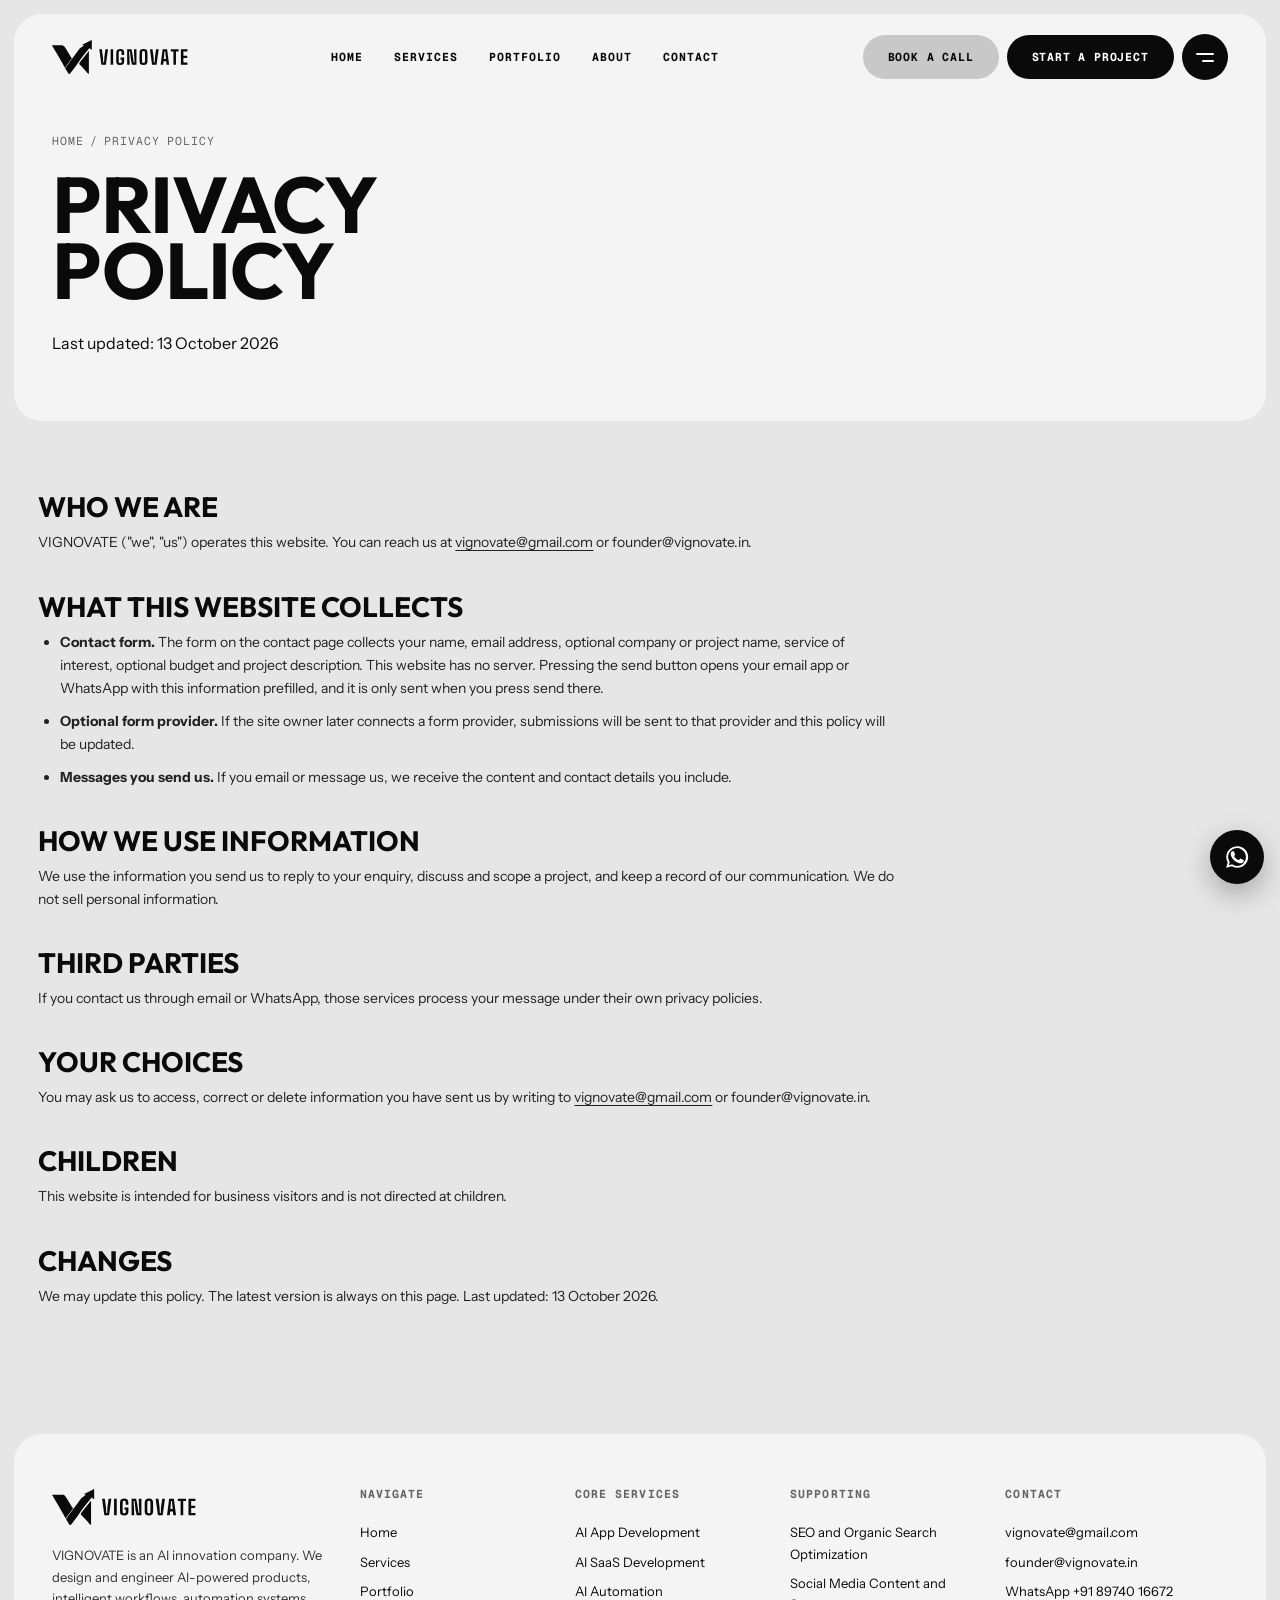
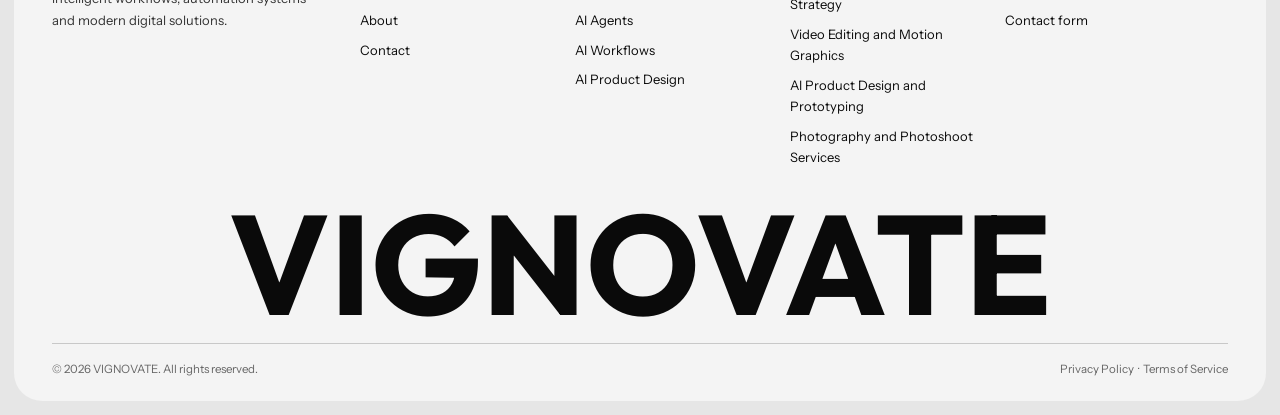
<file: privacy-policy.html>
<!doctype html>
<html lang="en" class="no-js">
<head>
<meta charset="utf-8">
<meta name="viewport" content="width=device-width,initial-scale=1">
<title>Privacy Policy | VIGNOVATE</title>
<meta name="description" content="How the VIGNOVATE website handles personal information, including what the contact form collects and how it is processed.">
<meta name="robots" content="index,follow,max-image-preview:large">
<link rel="canonical" href="https://vignovate.in/privacy-policy.html">
<meta name="theme-color" content="#E6E6E6">
<meta name="author" content="VIGNOVATE">
<meta property="og:type" content="website"><meta property="og:site_name" content="VIGNOVATE"><meta property="og:locale" content="en_US">
<meta property="og:title" content="Privacy Policy | VIGNOVATE"><meta property="og:description" content="How the VIGNOVATE website handles personal information, including what the contact form collects and how it is processed."><meta property="og:url" content="https://vignovate.in/privacy-policy.html">
<meta property="og:image" content="https://vignovate.in/assets/images/og-image.png"><meta property="og:image:width" content="1200"><meta property="og:image:height" content="630"><meta property="og:image:alt" content="VIGNOVATE, AI Innovation Company">
<meta name="twitter:card" content="summary_large_image"><meta name="twitter:title" content="Privacy Policy | VIGNOVATE"><meta name="twitter:description" content="How the VIGNOVATE website handles personal information, including what the contact form collects and how it is processed."><meta name="twitter:image" content="https://vignovate.in/assets/images/og-image.png">
<link rel="icon" href="assets/logos/favicon.svg" type="image/svg+xml">
<link rel="icon" href="favicon.ico" sizes="any">
<link rel="apple-touch-icon" href="assets/icons/apple-touch-icon.png">
<link rel="manifest" href="manifest.json">
<link rel="preload" href="assets/fonts/Outfit-Bold.woff" as="font" type="font/woff" crossorigin>
<link rel="preload" href="assets/fonts/InstrumentSans-Regular.woff" as="font" type="font/woff" crossorigin>
<link rel="stylesheet" href="assets/css/styles.css">
<link rel="stylesheet" href="assets/css/animations.css">
<link rel="stylesheet" href="assets/css/responsive.css">
<script type="application/ld+json">{"@context": "https://schema.org", "@type": "BreadcrumbList", "itemListElement": [{"@type": "ListItem", "position": 1, "name": "Home", "item": "https://vignovate.in/"}, {"@type": "ListItem", "position": 2, "name": "Privacy Policy", "item": "https://vignovate.in/privacy-policy.html"}]}</script>
</head>
<body>
<a class="skip" href="#main">Skip to content</a>
<div class="overlay" id="overlay" role="dialog" aria-modal="true" aria-label="Site menu" aria-hidden="true">
<div class="overlay-top"><img src="assets/logos/logo-white.svg" alt="VIGNOVATE" width="190" height="48"><button class="overlay-close" id="menuClose" type="button" aria-label="Close menu">&times;</button></div>
<nav aria-label="Mobile"><a href="index.html">Home<small>01</small></a><a href="services.html">Services<small>02</small></a><a href="portfolio.html">Portfolio<small>03</small></a><a href="about.html">About<small>04</small></a><a href="contact.html">Contact<small>05</small></a></nav>
<div class="overlay-foot"><a href="mailto:vignovate@gmail.com">vignovate@gmail.com</a><span class="static-mail">founder@vignovate.in</span><a href="https://wa.me/918974016672?text=Hello%20VIGNOVATE%2C%20I%27d%20like%20to%20discuss%20an%20AI%20or%20technology%20project." target="_blank" rel="noopener">WhatsApp +91 89740 16672</a></div>
</div>
<header class="panel">
<div class="nav">
<a class="brand" href="index.html" aria-label="VIGNOVATE home"><img src="assets/logos/logo-black.svg" alt="VIGNOVATE" width="152" height="38"></a>
<nav class="nav-links" aria-label="Main"><a href="index.html">Home</a><a href="services.html">Services</a><a href="portfolio.html">Portfolio</a><a href="about.html">About</a><a href="contact.html">Contact</a></nav>
<div class="nav-cta"><a class="btn btn-light hide-m" href="contact.html#book-a-call">Book a Call</a><a class="btn btn-dark hide-m" href="contact.html">Start a Project</a>
<button class="menu-btn" id="menuBtn" type="button" aria-label="Open menu" aria-haspopup="dialog" aria-expanded="false" aria-controls="overlay"><span></span><span></span></button></div>
</div>

<div class="page-hero wrap-less">
<nav class="crumbs" aria-label="Breadcrumb"><a href="index.html">Home</a> <span aria-hidden="true">/</span> <span aria-current="page">Privacy Policy</span></nav>
<h1 class="display">Privacy<br>Policy</h1>
<p class="lead">Last updated: 13 October 2026</p>
</div>
</header>
<main id="main">
<section class="section" style="padding-top:20px"><div class="wrap"><div class="legal"><h2>Who we are</h2><p>VIGNOVATE ("we", "us") operates this website. You can reach us at <a class="link" href="mailto:vignovate@gmail.com">vignovate@gmail.com</a> or founder@vignovate.in.</p>
<h2>What this website collects</h2><ul><li><b>Contact form.</b> The form on the contact page collects your name, email address, optional company or project name, service of interest, optional budget and project description. This website has no server. Pressing the send button opens your email app or WhatsApp with this information prefilled, and it is only sent when you press send there.</li><li><b>Optional form provider.</b> If the site owner later connects a form provider, submissions will be sent to that provider and this policy will be updated.</li><li><b>Messages you send us.</b> If you email or message us, we receive the content and contact details you include.</li></ul>
<h2>How we use information</h2><p>We use the information you send us to reply to your enquiry, discuss and scope a project, and keep a record of our communication. We do not sell personal information.</p>
<h2>Third parties</h2><p>If you contact us through email or WhatsApp, those services process your message under their own privacy policies.</p>
<h2>Your choices</h2><p>You may ask us to access, correct or delete information you have sent us by writing to <a class="link" href="mailto:vignovate@gmail.com">vignovate@gmail.com</a> or founder@vignovate.in.</p>
<h2>Children</h2><p>This website is intended for business visitors and is not directed at children.</p>
<h2>Changes</h2><p>We may update this policy. The latest version is always on this page. Last updated: 13 October 2026.</p></div></div></section></main>
<footer class="panel footer">
<div class="foot-grid">
<div class="foot-brand"><a href="index.html" aria-label="VIGNOVATE home"><img src="assets/logos/logo-black.svg" alt="VIGNOVATE" width="152" height="38"></a>
<p>VIGNOVATE is an AI innovation company. We design and engineer AI-powered products, intelligent workflows, automation systems and modern digital solutions.</p></div>
<div><h2>Navigate</h2><a href="index.html">Home</a><a href="services.html">Services</a><a href="portfolio.html">Portfolio</a><a href="about.html">About</a><a href="contact.html">Contact</a></div>
<div><h2>Core services</h2><a href="services/ai-app-development.html">AI App Development</a><a href="services/ai-saas-development.html">AI SaaS Development</a><a href="services/ai-automation.html">AI Automation</a><a href="services/ai-agents.html">AI Agents</a><a href="services/ai-workflows.html">AI Workflows</a><a href="services/ai-product-design.html">AI Product Design</a></div>
<div><h2>Supporting</h2><a href="services/technical-seo.html">SEO and Organic Search Optimization</a><a href="services/creative-digital-experiences.html">Social Media Content and Strategy</a><a href="services/creative-digital-experiences.html">Video Editing and Motion Graphics</a><a href="services/ai-product-design.html">AI Product Design and Prototyping</a><a href="services/creative-digital-experiences.html">Photography and Photoshoot Services</a></div>
<div><h2>Contact</h2><a href="mailto:vignovate@gmail.com">vignovate@gmail.com</a><span class="static-mail">founder@vignovate.in</span><a href="https://wa.me/918974016672?text=Hello%20VIGNOVATE%2C%20I%27d%20like%20to%20discuss%20an%20AI%20or%20technology%20project." target="_blank" rel="noopener">WhatsApp +91 89740 16672</a><a href="contact.html">Contact form</a></div>
</div>
<div class="giant" data-fit="fill" aria-hidden="true"><span>VIGNOVATE</span></div>
<div class="foot-bar"><span>&copy; <span id="year">2026</span> VIGNOVATE. All rights reserved.</span><span><a href="privacy-policy.html">Privacy Policy</a> &nbsp;·&nbsp; <a href="terms.html">Terms of Service</a></span></div>
</footer>
<a class="float-wa" href="https://wa.me/918974016672?text=Hello%20VIGNOVATE%2C%20I%27d%20like%20to%20discuss%20an%20AI%20or%20technology%20project." target="_blank" rel="noopener" aria-label="Chat with VIGNOVATE on WhatsApp"><svg viewBox="0 0 24 24" fill="currentColor" aria-hidden="true" focusable="false"><path d="M17.5 14.4c-.3-.1-1.7-.8-2-.9-.3-.1-.5-.1-.7.1-.2.3-.8.9-.9 1.1-.2.2-.3.2-.6.1-.3-.1-1.2-.4-2.3-1.4-.9-.8-1.4-1.7-1.6-2-.2-.3 0-.5.1-.6l.4-.5c.1-.2.2-.3.3-.5.1-.2 0-.4 0-.5-.1-.1-.7-1.6-.9-2.2-.2-.6-.5-.5-.7-.5h-.6c-.2 0-.5.1-.8.4-.3.3-1 1-1 2.5s1.1 2.9 1.2 3.1c.1.2 2.1 3.2 5.1 4.5.7.3 1.3.5 1.7.6.7.2 1.4.2 1.9.1.6-.1 1.7-.7 2-1.4.2-.7.2-1.3.2-1.4-.1-.1-.3-.2-.6-.3z"/><path d="M12 2a10 10 0 0 0-8.6 15L2 22l5.2-1.4A10 10 0 1 0 12 2zm0 18.2c-1.5 0-3-.4-4.2-1.2l-.3-.2-3 .8.8-2.9-.2-.3A8.2 8.2 0 1 1 12 20.2z"/></svg></a>
<script src="assets/js/config.js" defer></script>
<script src="assets/js/main.js" defer></script>
<script src="assets/js/navigation.js" defer></script>
</body>
</html>
</file>
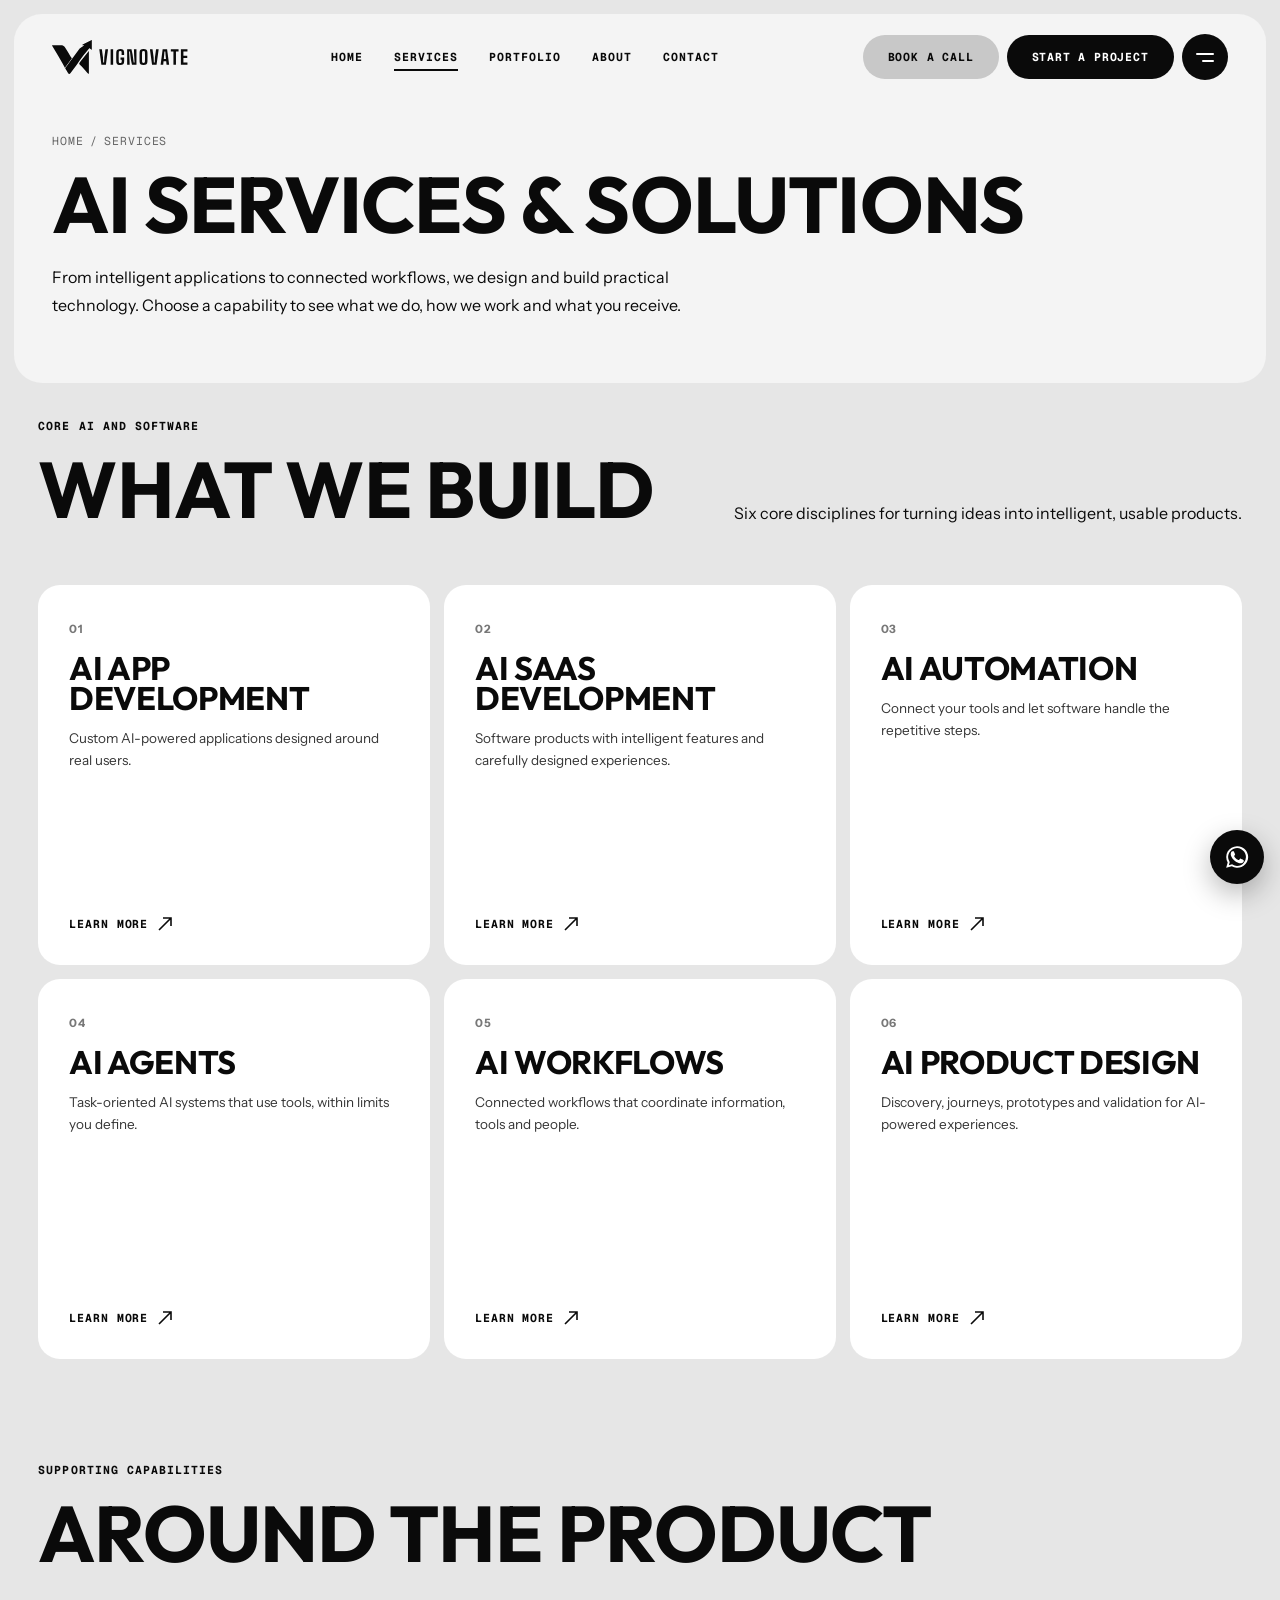
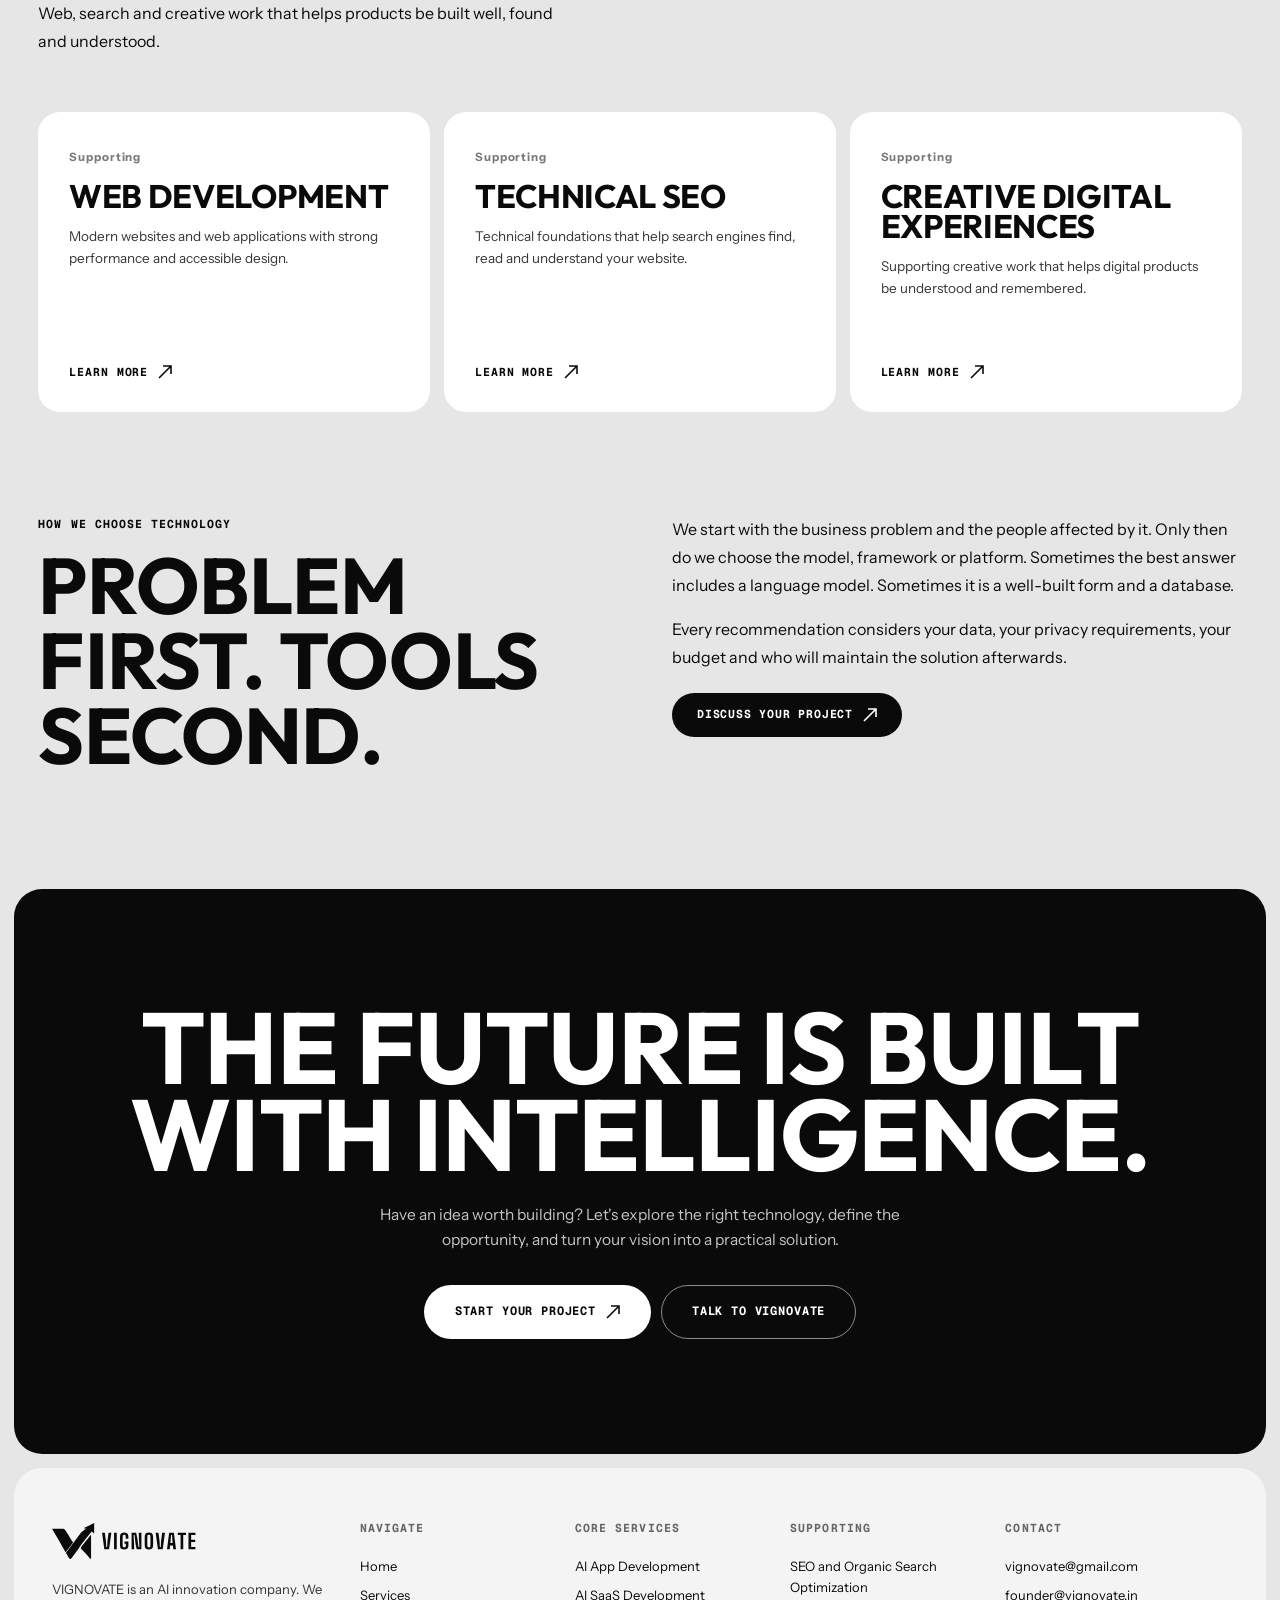
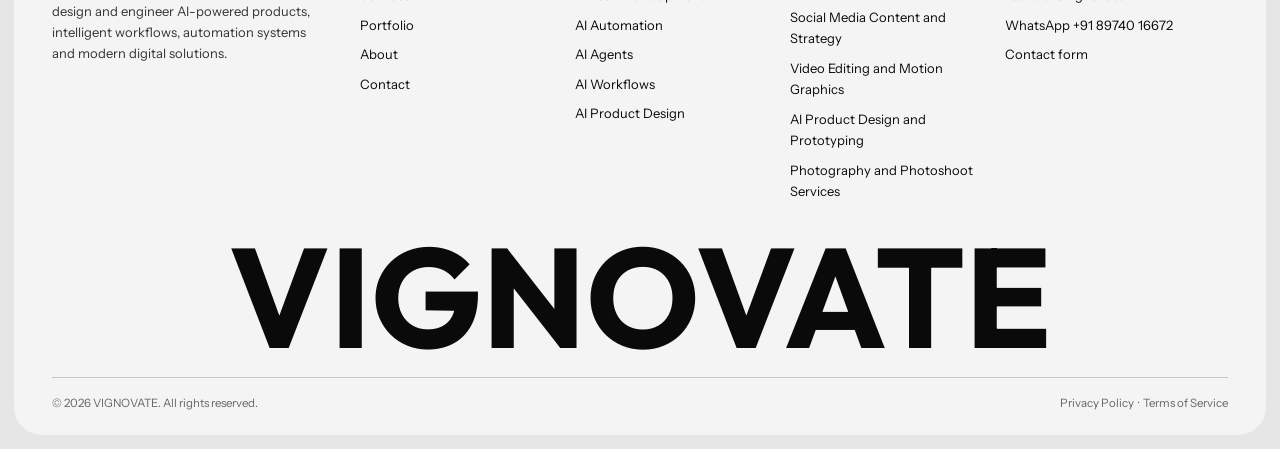
<file: services.html>
<!doctype html>
<html lang="en" class="no-js">
<head>
<meta charset="utf-8">
<meta name="viewport" content="width=device-width,initial-scale=1">
<title>AI Services | Apps, SaaS, Automation &amp; Workflows | VIGNOVATE</title>
<meta name="description" content="Explore VIGNOVATE services: AI app and SaaS development, AI automation, agents and workflows, web development, AI product design and creative support.">
<meta name="robots" content="index,follow,max-image-preview:large">
<link rel="canonical" href="https://vignovate.in/services.html">
<meta name="theme-color" content="#E6E6E6">
<meta name="author" content="VIGNOVATE">
<meta property="og:type" content="website"><meta property="og:site_name" content="VIGNOVATE"><meta property="og:locale" content="en_US">
<meta property="og:title" content="AI Services | Apps, SaaS, Automation &amp; Workflows | VIGNOVATE"><meta property="og:description" content="Explore VIGNOVATE services: AI app and SaaS development, AI automation, agents and workflows, web development, AI product design and creative support."><meta property="og:url" content="https://vignovate.in/services.html">
<meta property="og:image" content="https://vignovate.in/assets/images/og-image.png"><meta property="og:image:width" content="1200"><meta property="og:image:height" content="630"><meta property="og:image:alt" content="VIGNOVATE, AI Innovation Company">
<meta name="twitter:card" content="summary_large_image"><meta name="twitter:title" content="AI Services | Apps, SaaS, Automation &amp; Workflows | VIGNOVATE"><meta name="twitter:description" content="Explore VIGNOVATE services: AI app and SaaS development, AI automation, agents and workflows, web development, AI product design and creative support."><meta name="twitter:image" content="https://vignovate.in/assets/images/og-image.png">
<link rel="icon" href="assets/logos/favicon.svg" type="image/svg+xml">
<link rel="icon" href="favicon.ico" sizes="any">
<link rel="apple-touch-icon" href="assets/icons/apple-touch-icon.png">
<link rel="manifest" href="manifest.json">
<link rel="preload" href="assets/fonts/Outfit-Bold.woff" as="font" type="font/woff" crossorigin>
<link rel="preload" href="assets/fonts/InstrumentSans-Regular.woff" as="font" type="font/woff" crossorigin>
<link rel="stylesheet" href="assets/css/styles.css">
<link rel="stylesheet" href="assets/css/animations.css">
<link rel="stylesheet" href="assets/css/responsive.css">
<script type="application/ld+json">{"@context": "https://schema.org", "@type": "BreadcrumbList", "itemListElement": [{"@type": "ListItem", "position": 1, "name": "Home", "item": "https://vignovate.in/"}, {"@type": "ListItem", "position": 2, "name": "Services", "item": "https://vignovate.in/services.html"}]}</script>
</head>
<body>
<a class="skip" href="#main">Skip to content</a>
<div class="overlay" id="overlay" role="dialog" aria-modal="true" aria-label="Site menu" aria-hidden="true">
<div class="overlay-top"><img src="assets/logos/logo-white.svg" alt="VIGNOVATE" width="190" height="48"><button class="overlay-close" id="menuClose" type="button" aria-label="Close menu">&times;</button></div>
<nav aria-label="Mobile"><a href="index.html">Home<small>01</small></a><a href="services.html">Services<small>02</small></a><a href="portfolio.html">Portfolio<small>03</small></a><a href="about.html">About<small>04</small></a><a href="contact.html">Contact<small>05</small></a></nav>
<div class="overlay-foot"><a href="mailto:vignovate@gmail.com">vignovate@gmail.com</a><span class="static-mail">founder@vignovate.in</span><a href="https://wa.me/918974016672?text=Hello%20VIGNOVATE%2C%20I%27d%20like%20to%20discuss%20an%20AI%20or%20technology%20project." target="_blank" rel="noopener">WhatsApp +91 89740 16672</a></div>
</div>
<header class="panel">
<div class="nav">
<a class="brand" href="index.html" aria-label="VIGNOVATE home"><img src="assets/logos/logo-black.svg" alt="VIGNOVATE" width="152" height="38"></a>
<nav class="nav-links" aria-label="Main"><a href="index.html">Home</a><a href="services.html" aria-current=page>Services</a><a href="portfolio.html">Portfolio</a><a href="about.html">About</a><a href="contact.html">Contact</a></nav>
<div class="nav-cta"><a class="btn btn-light hide-m" href="contact.html#book-a-call">Book a Call</a><a class="btn btn-dark hide-m" href="contact.html">Start a Project</a>
<button class="menu-btn" id="menuBtn" type="button" aria-label="Open menu" aria-haspopup="dialog" aria-expanded="false" aria-controls="overlay"><span></span><span></span></button></div>
</div>

<div class="page-hero wrap-less">
<nav class="crumbs" aria-label="Breadcrumb"><a href="index.html">Home</a> <span aria-hidden="true">/</span> <span aria-current="page">Services</span></nav>
<h1 class="display">AI services &amp; solutions</h1>
<p class="lead">From intelligent applications to connected workflows, we design and build practical technology. Choose a capability to see what we do, how we work and what you receive.</p>
</div>
</header>
<main id="main">
<section class="section" style="padding-top:20px" aria-labelledby="c-h"><div class="wrap">
<div class="sec-head rv"><div><span class="eyebrow">Core AI and software</span><h2 class="display" id="c-h">What we build</h2></div><p class="lead">Six core disciplines for turning ideas into intelligent, usable products.</p></div>
<div class="svc-grid"><a class="svc-card rv" style="grid-column:span 2" href="services/ai-app-development.html"><div><span class="num">01</span><h3 class="display">AI App Development</h3><p>Custom AI-powered applications designed around real users.</p></div><span class="svc-cta">Learn more <svg class="arrow" viewBox="0 0 14 14" fill="none" stroke="currentColor" stroke-width="1.6" aria-hidden="true" focusable="false"><path d="M1 13L13 1M5 1h8v8"/></svg></span></a><a class="svc-card rv" style="grid-column:span 2" href="services/ai-saas-development.html"><div><span class="num">02</span><h3 class="display">AI SaaS Development</h3><p>Software products with intelligent features and carefully designed experiences.</p></div><span class="svc-cta">Learn more <svg class="arrow" viewBox="0 0 14 14" fill="none" stroke="currentColor" stroke-width="1.6" aria-hidden="true" focusable="false"><path d="M1 13L13 1M5 1h8v8"/></svg></span></a><a class="svc-card rv" style="grid-column:span 2" href="services/ai-automation.html"><div><span class="num">03</span><h3 class="display">AI Automation</h3><p>Connect your tools and let software handle the repetitive steps.</p></div><span class="svc-cta">Learn more <svg class="arrow" viewBox="0 0 14 14" fill="none" stroke="currentColor" stroke-width="1.6" aria-hidden="true" focusable="false"><path d="M1 13L13 1M5 1h8v8"/></svg></span></a><a class="svc-card rv" style="grid-column:span 2" href="services/ai-agents.html"><div><span class="num">04</span><h3 class="display">AI Agents</h3><p>Task-oriented AI systems that use tools, within limits you define.</p></div><span class="svc-cta">Learn more <svg class="arrow" viewBox="0 0 14 14" fill="none" stroke="currentColor" stroke-width="1.6" aria-hidden="true" focusable="false"><path d="M1 13L13 1M5 1h8v8"/></svg></span></a><a class="svc-card rv" style="grid-column:span 2" href="services/ai-workflows.html"><div><span class="num">05</span><h3 class="display">AI Workflows</h3><p>Connected workflows that coordinate information, tools and people.</p></div><span class="svc-cta">Learn more <svg class="arrow" viewBox="0 0 14 14" fill="none" stroke="currentColor" stroke-width="1.6" aria-hidden="true" focusable="false"><path d="M1 13L13 1M5 1h8v8"/></svg></span></a><a class="svc-card rv" style="grid-column:span 2" href="services/ai-product-design.html"><div><span class="num">06</span><h3 class="display">AI Product Design</h3><p>Discovery, journeys, prototypes and validation for AI-powered experiences.</p></div><span class="svc-cta">Learn more <svg class="arrow" viewBox="0 0 14 14" fill="none" stroke="currentColor" stroke-width="1.6" aria-hidden="true" focusable="false"><path d="M1 13L13 1M5 1h8v8"/></svg></span></a></div></div></section>
<section class="section" style="padding-top:0" aria-labelledby="s-h"><div class="wrap">
<div class="sec-head rv"><div><span class="eyebrow">Supporting capabilities</span><h2 class="display" id="s-h">Around the product</h2></div><p class="lead">Web, search and creative work that helps products be built well, found and understood.</p></div>
<div class="svc-grid"><a class="svc-card rv" style="min-height:300px;grid-column:span 2" href="services/web-development.html"><div><span class="num">Supporting</span><h3 class="display">Web Development</h3><p>Modern websites and web applications with strong performance and accessible design.</p></div><span class="svc-cta">Learn more <svg class="arrow" viewBox="0 0 14 14" fill="none" stroke="currentColor" stroke-width="1.6" aria-hidden="true" focusable="false"><path d="M1 13L13 1M5 1h8v8"/></svg></span></a><a class="svc-card rv" style="min-height:300px;grid-column:span 2" href="services/technical-seo.html"><div><span class="num">Supporting</span><h3 class="display">Technical SEO</h3><p>Technical foundations that help search engines find, read and understand your website.</p></div><span class="svc-cta">Learn more <svg class="arrow" viewBox="0 0 14 14" fill="none" stroke="currentColor" stroke-width="1.6" aria-hidden="true" focusable="false"><path d="M1 13L13 1M5 1h8v8"/></svg></span></a><a class="svc-card rv" style="min-height:300px;grid-column:span 2" href="services/creative-digital-experiences.html"><div><span class="num">Supporting</span><h3 class="display">Creative Digital Experiences</h3><p>Supporting creative work that helps digital products be understood and remembered.</p></div><span class="svc-cta">Learn more <svg class="arrow" viewBox="0 0 14 14" fill="none" stroke="currentColor" stroke-width="1.6" aria-hidden="true" focusable="false"><path d="M1 13L13 1M5 1h8v8"/></svg></span></a></div></div></section>
<section class="section" style="padding-top:0" aria-labelledby="t-h"><div class="wrap two">
<div class="rv"><span class="eyebrow">How we choose technology</span><h2 class="display" id="t-h" style="margin-top:14px">Problem first. Tools second.</h2></div>
<div class="rv"><p class="lead">We start with the business problem and the people affected by it. Only then do we choose the model, framework or platform. Sometimes the best answer includes a language model. Sometimes it is a well-built form and a database.</p>
<p class="lead">Every recommendation considers your data, your privacy requirements, your budget and who will maintain the solution afterwards.</p>
<p style="margin-top:22px"><a class="btn btn-dark" href="contact.html">Discuss your project <svg class="arrow" viewBox="0 0 14 14" fill="none" stroke="currentColor" stroke-width="1.6" aria-hidden="true" focusable="false"><path d="M1 13L13 1M5 1h8v8"/></svg></a></p></div></div></section>
<section class="cta rv" aria-labelledby="cta-h">
<h2 class="display" id="cta-h">The future is built with intelligence.</h2>
<p>Have an idea worth building? Let&#x27;s explore the right technology, define the opportunity, and turn your vision into a practical solution.</p>
<div class="btns"><a class="btn btn-white btn-lg" href="contact.html">Start your project <svg class="arrow" viewBox="0 0 14 14" fill="none" stroke="currentColor" stroke-width="1.6" aria-hidden="true" focusable="false"><path d="M1 13L13 1M5 1h8v8"/></svg></a><a class="btn btn-line-w btn-lg" href="https://wa.me/918974016672?text=Hello%20VIGNOVATE%2C%20I%27d%20like%20to%20discuss%20an%20AI%20or%20technology%20project." target="_blank" rel="noopener">Talk to VIGNOVATE</a></div>
</section>
</main>
<footer class="panel footer">
<div class="foot-grid">
<div class="foot-brand"><a href="index.html" aria-label="VIGNOVATE home"><img src="assets/logos/logo-black.svg" alt="VIGNOVATE" width="152" height="38"></a>
<p>VIGNOVATE is an AI innovation company. We design and engineer AI-powered products, intelligent workflows, automation systems and modern digital solutions.</p></div>
<div><h2>Navigate</h2><a href="index.html">Home</a><a href="services.html">Services</a><a href="portfolio.html">Portfolio</a><a href="about.html">About</a><a href="contact.html">Contact</a></div>
<div><h2>Core services</h2><a href="services/ai-app-development.html">AI App Development</a><a href="services/ai-saas-development.html">AI SaaS Development</a><a href="services/ai-automation.html">AI Automation</a><a href="services/ai-agents.html">AI Agents</a><a href="services/ai-workflows.html">AI Workflows</a><a href="services/ai-product-design.html">AI Product Design</a></div>
<div><h2>Supporting</h2><a href="services/technical-seo.html">SEO and Organic Search Optimization</a><a href="services/creative-digital-experiences.html">Social Media Content and Strategy</a><a href="services/creative-digital-experiences.html">Video Editing and Motion Graphics</a><a href="services/ai-product-design.html">AI Product Design and Prototyping</a><a href="services/creative-digital-experiences.html">Photography and Photoshoot Services</a></div>
<div><h2>Contact</h2><a href="mailto:vignovate@gmail.com">vignovate@gmail.com</a><span class="static-mail">founder@vignovate.in</span><a href="https://wa.me/918974016672?text=Hello%20VIGNOVATE%2C%20I%27d%20like%20to%20discuss%20an%20AI%20or%20technology%20project." target="_blank" rel="noopener">WhatsApp +91 89740 16672</a><a href="contact.html">Contact form</a></div>
</div>
<div class="giant" data-fit="fill" aria-hidden="true"><span>VIGNOVATE</span></div>
<div class="foot-bar"><span>&copy; <span id="year">2026</span> VIGNOVATE. All rights reserved.</span><span><a href="privacy-policy.html">Privacy Policy</a> &nbsp;·&nbsp; <a href="terms.html">Terms of Service</a></span></div>
</footer>
<a class="float-wa" href="https://wa.me/918974016672?text=Hello%20VIGNOVATE%2C%20I%27d%20like%20to%20discuss%20an%20AI%20or%20technology%20project." target="_blank" rel="noopener" aria-label="Chat with VIGNOVATE on WhatsApp"><svg viewBox="0 0 24 24" fill="currentColor" aria-hidden="true" focusable="false"><path d="M17.5 14.4c-.3-.1-1.7-.8-2-.9-.3-.1-.5-.1-.7.1-.2.3-.8.9-.9 1.1-.2.2-.3.2-.6.1-.3-.1-1.2-.4-2.3-1.4-.9-.8-1.4-1.7-1.6-2-.2-.3 0-.5.1-.6l.4-.5c.1-.2.2-.3.3-.5.1-.2 0-.4 0-.5-.1-.1-.7-1.6-.9-2.2-.2-.6-.5-.5-.7-.5h-.6c-.2 0-.5.1-.8.4-.3.3-1 1-1 2.5s1.1 2.9 1.2 3.1c.1.2 2.1 3.2 5.1 4.5.7.3 1.3.5 1.7.6.7.2 1.4.2 1.9.1.6-.1 1.7-.7 2-1.4.2-.7.2-1.3.2-1.4-.1-.1-.3-.2-.6-.3z"/><path d="M12 2a10 10 0 0 0-8.6 15L2 22l5.2-1.4A10 10 0 1 0 12 2zm0 18.2c-1.5 0-3-.4-4.2-1.2l-.3-.2-3 .8.8-2.9-.2-.3A8.2 8.2 0 1 1 12 20.2z"/></svg></a>
<script src="assets/js/config.js" defer></script>
<script src="assets/js/main.js" defer></script>
<script src="assets/js/navigation.js" defer></script>
</body>
</html>
</file>
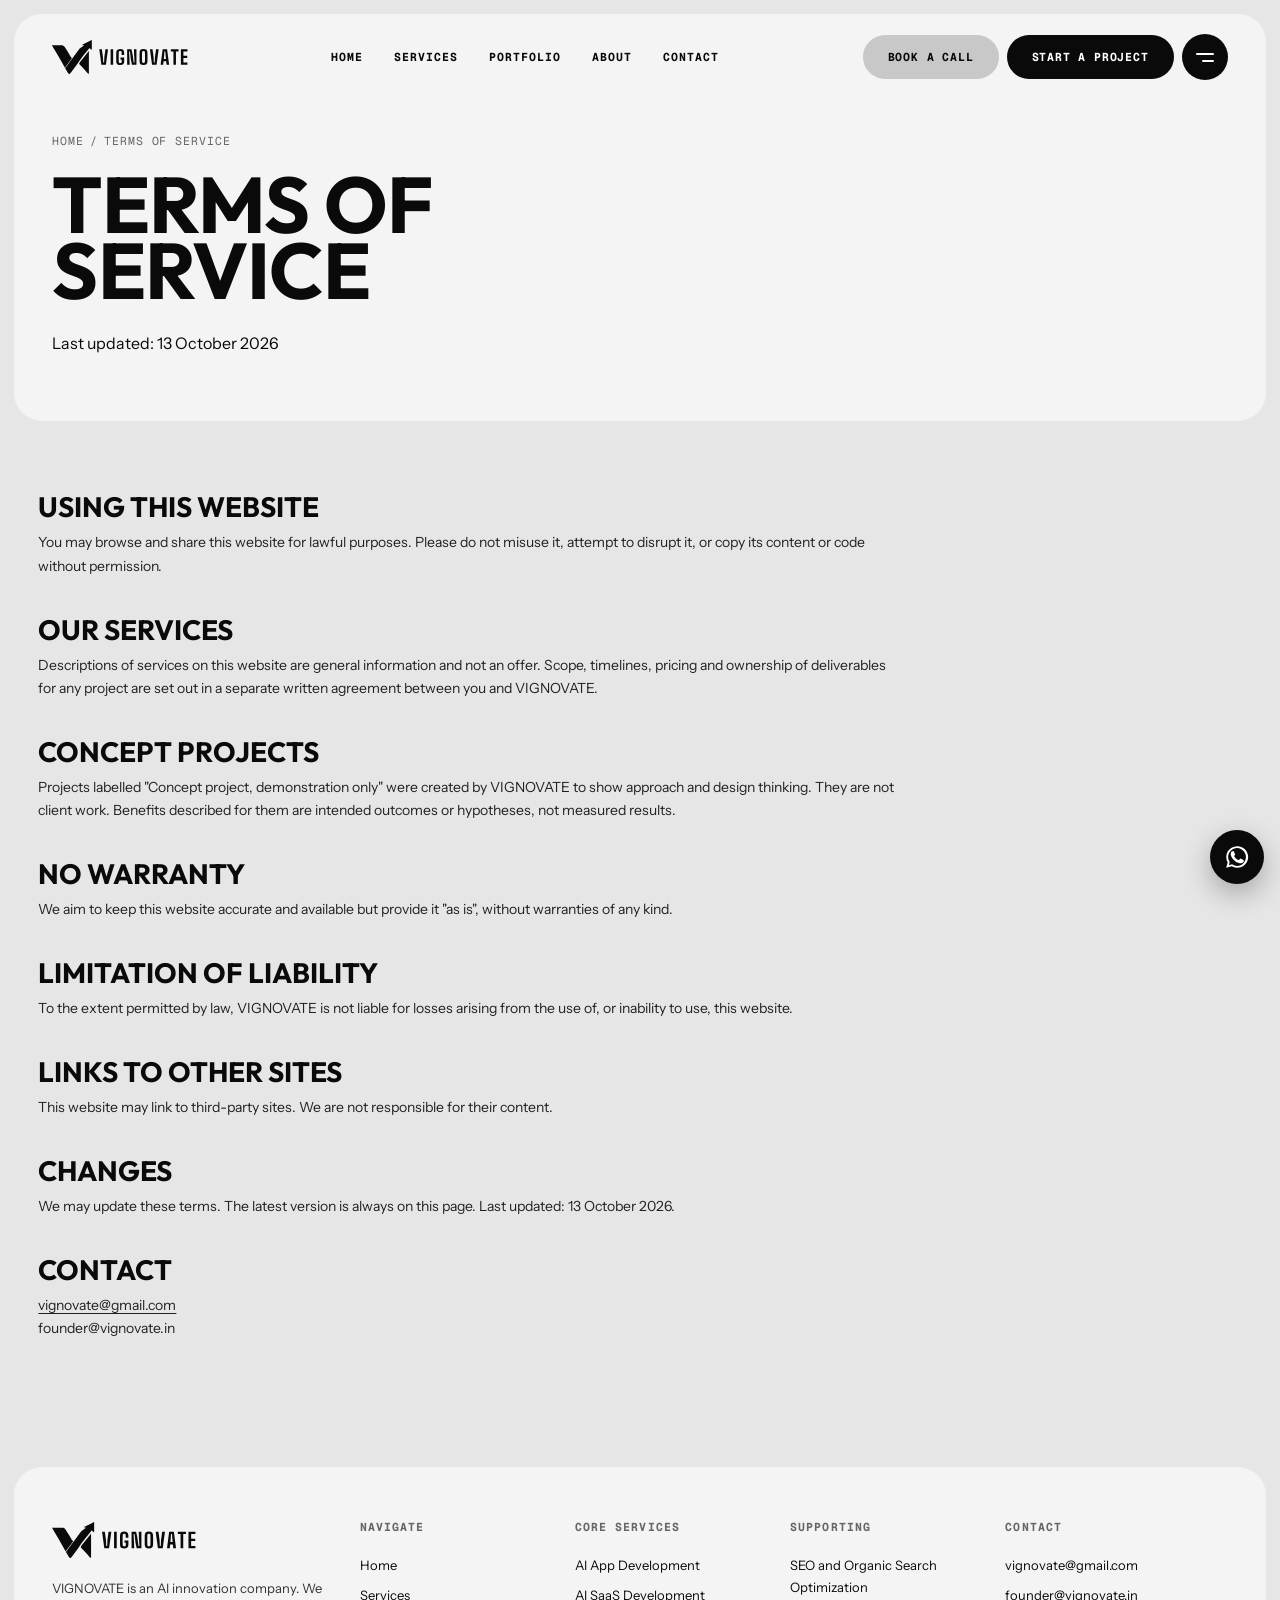
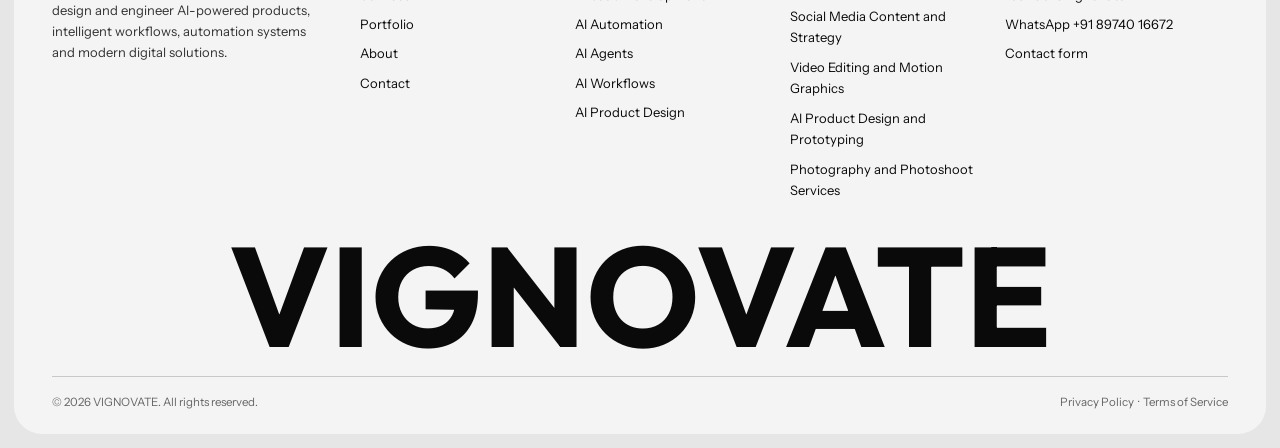
<file: terms.html>
<!doctype html>
<html lang="en" class="no-js">
<head>
<meta charset="utf-8">
<meta name="viewport" content="width=device-width,initial-scale=1">
<title>Terms of Service | VIGNOVATE</title>
<meta name="description" content="Terms for using the VIGNOVATE website, including how concept projects are presented and how project work is agreed in writing.">
<meta name="robots" content="index,follow,max-image-preview:large">
<link rel="canonical" href="https://vignovate.in/terms.html">
<meta name="theme-color" content="#E6E6E6">
<meta name="author" content="VIGNOVATE">
<meta property="og:type" content="website"><meta property="og:site_name" content="VIGNOVATE"><meta property="og:locale" content="en_US">
<meta property="og:title" content="Terms of Service | VIGNOVATE"><meta property="og:description" content="Terms for using the VIGNOVATE website, including how concept projects are presented and how project work is agreed in writing."><meta property="og:url" content="https://vignovate.in/terms.html">
<meta property="og:image" content="https://vignovate.in/assets/images/og-image.png"><meta property="og:image:width" content="1200"><meta property="og:image:height" content="630"><meta property="og:image:alt" content="VIGNOVATE, AI Innovation Company">
<meta name="twitter:card" content="summary_large_image"><meta name="twitter:title" content="Terms of Service | VIGNOVATE"><meta name="twitter:description" content="Terms for using the VIGNOVATE website, including how concept projects are presented and how project work is agreed in writing."><meta name="twitter:image" content="https://vignovate.in/assets/images/og-image.png">
<link rel="icon" href="assets/logos/favicon.svg" type="image/svg+xml">
<link rel="icon" href="favicon.ico" sizes="any">
<link rel="apple-touch-icon" href="assets/icons/apple-touch-icon.png">
<link rel="manifest" href="manifest.json">
<link rel="preload" href="assets/fonts/Outfit-Bold.woff" as="font" type="font/woff" crossorigin>
<link rel="preload" href="assets/fonts/InstrumentSans-Regular.woff" as="font" type="font/woff" crossorigin>
<link rel="stylesheet" href="assets/css/styles.css">
<link rel="stylesheet" href="assets/css/animations.css">
<link rel="stylesheet" href="assets/css/responsive.css">
<script type="application/ld+json">{"@context": "https://schema.org", "@type": "BreadcrumbList", "itemListElement": [{"@type": "ListItem", "position": 1, "name": "Home", "item": "https://vignovate.in/"}, {"@type": "ListItem", "position": 2, "name": "Terms of Service", "item": "https://vignovate.in/terms.html"}]}</script>
</head>
<body>
<a class="skip" href="#main">Skip to content</a>
<div class="overlay" id="overlay" role="dialog" aria-modal="true" aria-label="Site menu" aria-hidden="true">
<div class="overlay-top"><img src="assets/logos/logo-white.svg" alt="VIGNOVATE" width="190" height="48"><button class="overlay-close" id="menuClose" type="button" aria-label="Close menu">&times;</button></div>
<nav aria-label="Mobile"><a href="index.html">Home<small>01</small></a><a href="services.html">Services<small>02</small></a><a href="portfolio.html">Portfolio<small>03</small></a><a href="about.html">About<small>04</small></a><a href="contact.html">Contact<small>05</small></a></nav>
<div class="overlay-foot"><a href="mailto:vignovate@gmail.com">vignovate@gmail.com</a><span class="static-mail">founder@vignovate.in</span><a href="https://wa.me/918974016672?text=Hello%20VIGNOVATE%2C%20I%27d%20like%20to%20discuss%20an%20AI%20or%20technology%20project." target="_blank" rel="noopener">WhatsApp +91 89740 16672</a></div>
</div>
<header class="panel">
<div class="nav">
<a class="brand" href="index.html" aria-label="VIGNOVATE home"><img src="assets/logos/logo-black.svg" alt="VIGNOVATE" width="152" height="38"></a>
<nav class="nav-links" aria-label="Main"><a href="index.html">Home</a><a href="services.html">Services</a><a href="portfolio.html">Portfolio</a><a href="about.html">About</a><a href="contact.html">Contact</a></nav>
<div class="nav-cta"><a class="btn btn-light hide-m" href="contact.html#book-a-call">Book a Call</a><a class="btn btn-dark hide-m" href="contact.html">Start a Project</a>
<button class="menu-btn" id="menuBtn" type="button" aria-label="Open menu" aria-haspopup="dialog" aria-expanded="false" aria-controls="overlay"><span></span><span></span></button></div>
</div>

<div class="page-hero wrap-less">
<nav class="crumbs" aria-label="Breadcrumb"><a href="index.html">Home</a> <span aria-hidden="true">/</span> <span aria-current="page">Terms of Service</span></nav>
<h1 class="display">Terms of<br>Service</h1>
<p class="lead">Last updated: 13 October 2026</p>
</div>
</header>
<main id="main">
<section class="section" style="padding-top:20px"><div class="wrap"><div class="legal"><h2>Using this website</h2><p>You may browse and share this website for lawful purposes. Please do not misuse it, attempt to disrupt it, or copy its content or code without permission.</p>
<h2>Our services</h2><p>Descriptions of services on this website are general information and not an offer. Scope, timelines, pricing and ownership of deliverables for any project are set out in a separate written agreement between you and VIGNOVATE.</p>
<h2>Concept projects</h2><p>Projects labelled "Concept project, demonstration only" were created by VIGNOVATE to show approach and design thinking. They are not client work. Benefits described for them are intended outcomes or hypotheses, not measured results.</p>
<h2>No warranty</h2><p>We aim to keep this website accurate and available but provide it "as is", without warranties of any kind.</p>
<h2>Limitation of liability</h2><p>To the extent permitted by law, VIGNOVATE is not liable for losses arising from the use of, or inability to use, this website.</p>
<h2>Links to other sites</h2><p>This website may link to third-party sites. We are not responsible for their content.</p>
<h2>Changes</h2><p>We may update these terms. The latest version is always on this page. Last updated: 13 October 2026.</p>
<h2>Contact</h2><p><a class="link" href="mailto:vignovate@gmail.com">vignovate@gmail.com</a><br>founder@vignovate.in</p></div></div></section></main>
<footer class="panel footer">
<div class="foot-grid">
<div class="foot-brand"><a href="index.html" aria-label="VIGNOVATE home"><img src="assets/logos/logo-black.svg" alt="VIGNOVATE" width="152" height="38"></a>
<p>VIGNOVATE is an AI innovation company. We design and engineer AI-powered products, intelligent workflows, automation systems and modern digital solutions.</p></div>
<div><h2>Navigate</h2><a href="index.html">Home</a><a href="services.html">Services</a><a href="portfolio.html">Portfolio</a><a href="about.html">About</a><a href="contact.html">Contact</a></div>
<div><h2>Core services</h2><a href="services/ai-app-development.html">AI App Development</a><a href="services/ai-saas-development.html">AI SaaS Development</a><a href="services/ai-automation.html">AI Automation</a><a href="services/ai-agents.html">AI Agents</a><a href="services/ai-workflows.html">AI Workflows</a><a href="services/ai-product-design.html">AI Product Design</a></div>
<div><h2>Supporting</h2><a href="services/technical-seo.html">SEO and Organic Search Optimization</a><a href="services/creative-digital-experiences.html">Social Media Content and Strategy</a><a href="services/creative-digital-experiences.html">Video Editing and Motion Graphics</a><a href="services/ai-product-design.html">AI Product Design and Prototyping</a><a href="services/creative-digital-experiences.html">Photography and Photoshoot Services</a></div>
<div><h2>Contact</h2><a href="mailto:vignovate@gmail.com">vignovate@gmail.com</a><span class="static-mail">founder@vignovate.in</span><a href="https://wa.me/918974016672?text=Hello%20VIGNOVATE%2C%20I%27d%20like%20to%20discuss%20an%20AI%20or%20technology%20project." target="_blank" rel="noopener">WhatsApp +91 89740 16672</a><a href="contact.html">Contact form</a></div>
</div>
<div class="giant" data-fit="fill" aria-hidden="true"><span>VIGNOVATE</span></div>
<div class="foot-bar"><span>&copy; <span id="year">2026</span> VIGNOVATE. All rights reserved.</span><span><a href="privacy-policy.html">Privacy Policy</a> &nbsp;·&nbsp; <a href="terms.html">Terms of Service</a></span></div>
</footer>
<a class="float-wa" href="https://wa.me/918974016672?text=Hello%20VIGNOVATE%2C%20I%27d%20like%20to%20discuss%20an%20AI%20or%20technology%20project." target="_blank" rel="noopener" aria-label="Chat with VIGNOVATE on WhatsApp"><svg viewBox="0 0 24 24" fill="currentColor" aria-hidden="true" focusable="false"><path d="M17.5 14.4c-.3-.1-1.7-.8-2-.9-.3-.1-.5-.1-.7.1-.2.3-.8.9-.9 1.1-.2.2-.3.2-.6.1-.3-.1-1.2-.4-2.3-1.4-.9-.8-1.4-1.7-1.6-2-.2-.3 0-.5.1-.6l.4-.5c.1-.2.2-.3.3-.5.1-.2 0-.4 0-.5-.1-.1-.7-1.6-.9-2.2-.2-.6-.5-.5-.7-.5h-.6c-.2 0-.5.1-.8.4-.3.3-1 1-1 2.5s1.1 2.9 1.2 3.1c.1.2 2.1 3.2 5.1 4.5.7.3 1.3.5 1.7.6.7.2 1.4.2 1.9.1.6-.1 1.7-.7 2-1.4.2-.7.2-1.3.2-1.4-.1-.1-.3-.2-.6-.3z"/><path d="M12 2a10 10 0 0 0-8.6 15L2 22l5.2-1.4A10 10 0 1 0 12 2zm0 18.2c-1.5 0-3-.4-4.2-1.2l-.3-.2-3 .8.8-2.9-.2-.3A8.2 8.2 0 1 1 12 20.2z"/></svg></a>
<script src="assets/js/config.js" defer></script>
<script src="assets/js/main.js" defer></script>
<script src="assets/js/navigation.js" defer></script>
</body>
</html>
</file>
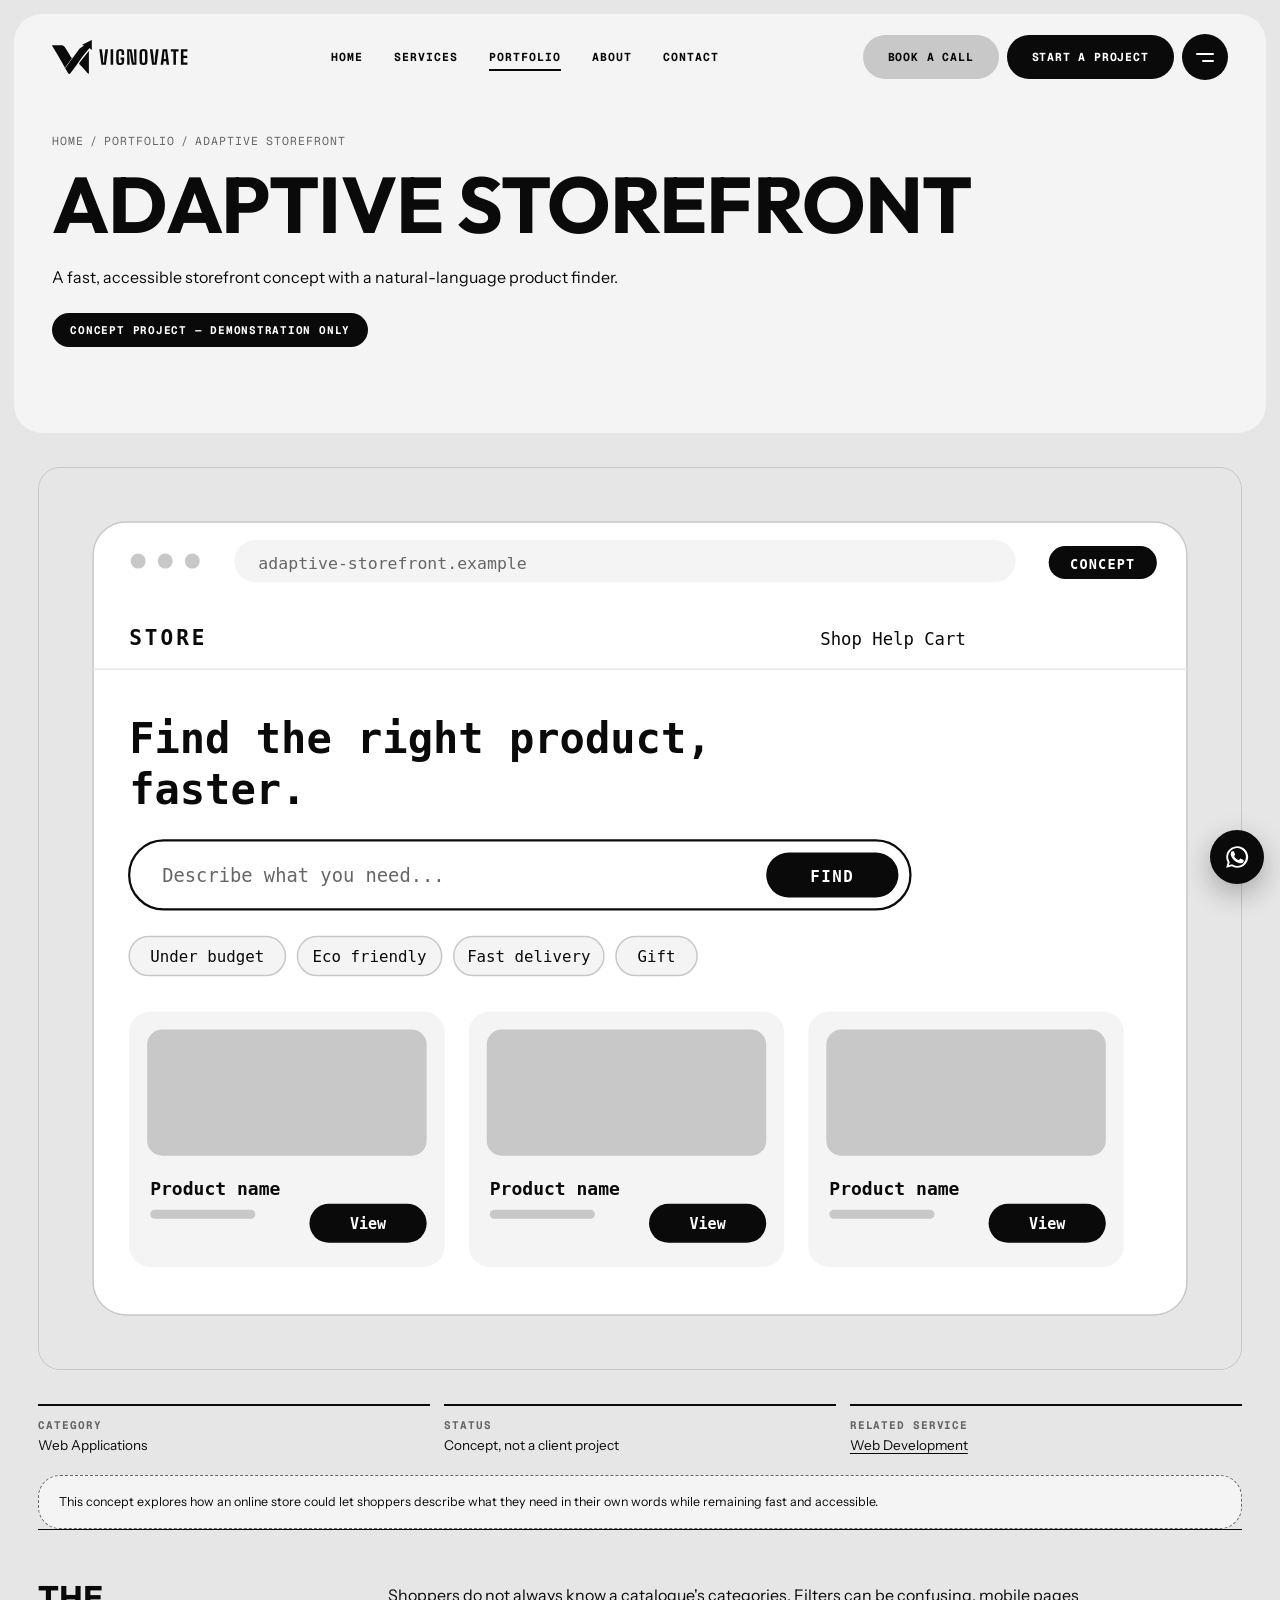
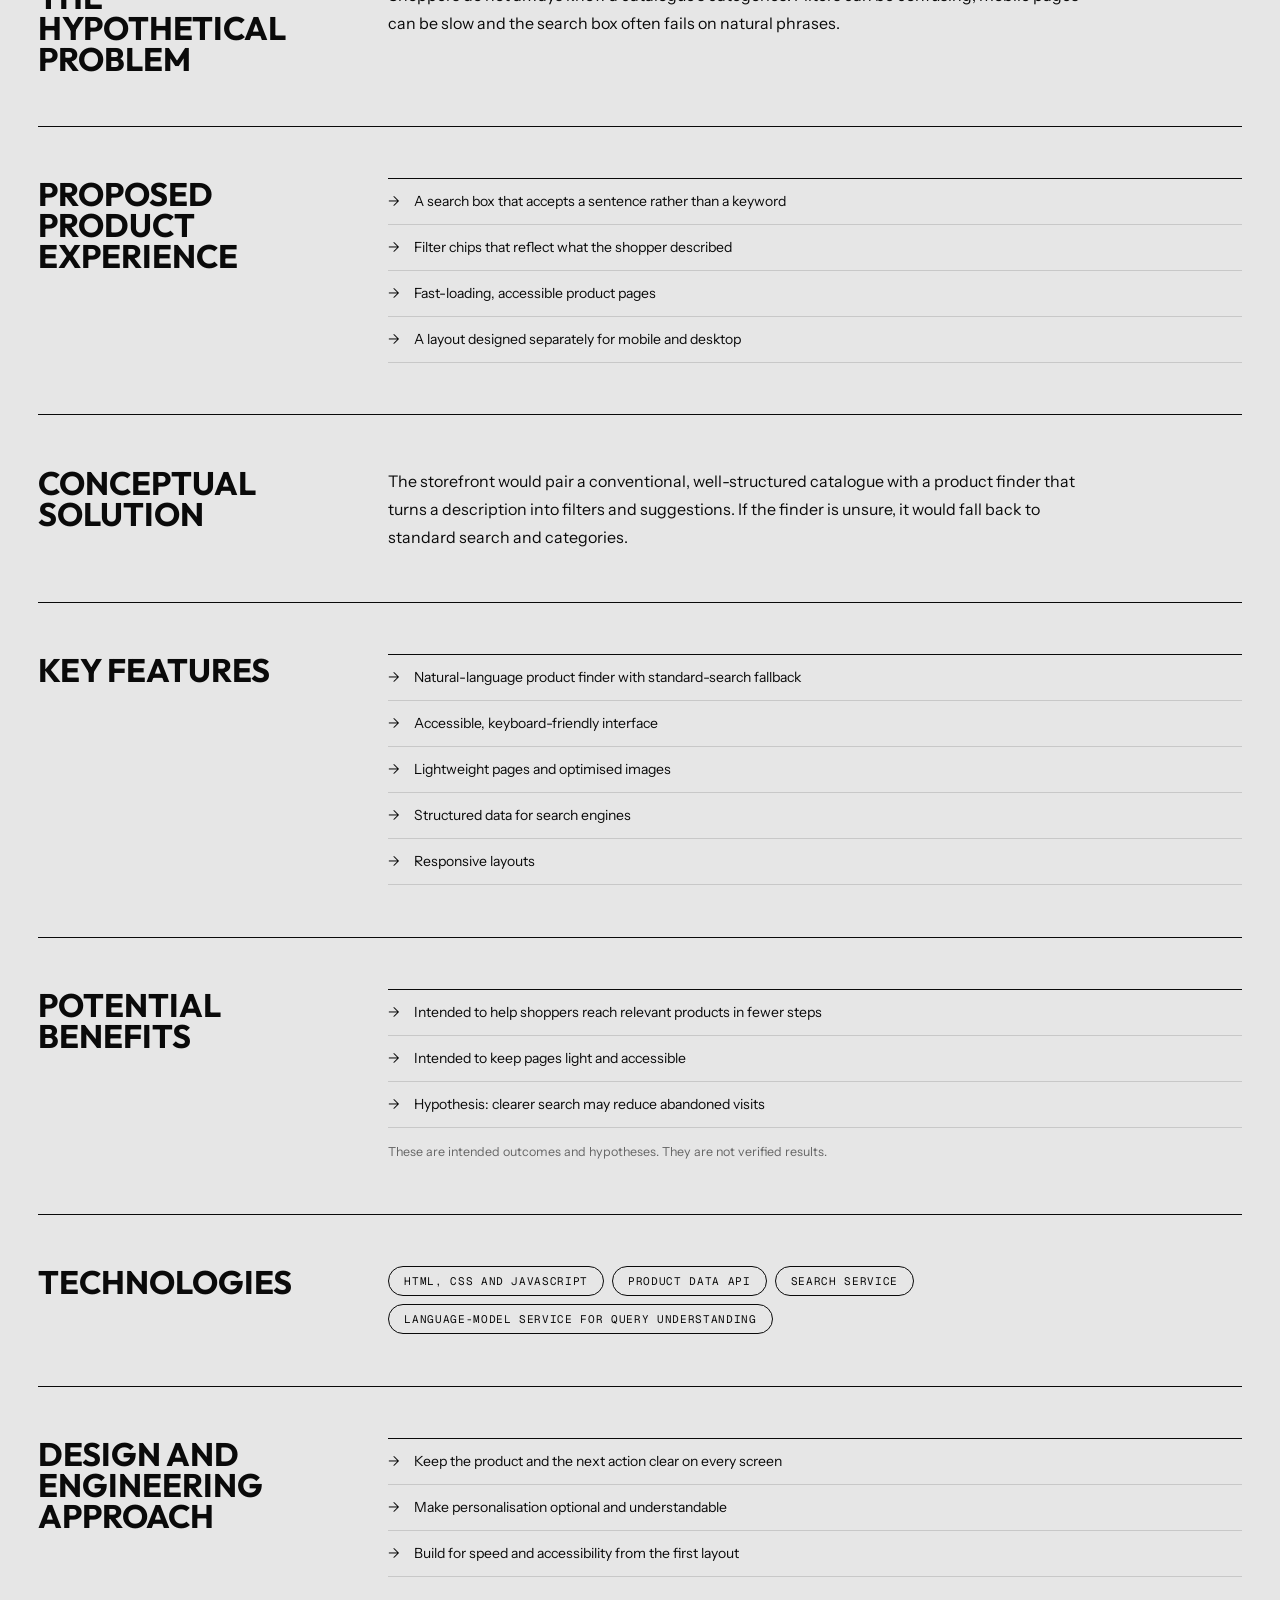
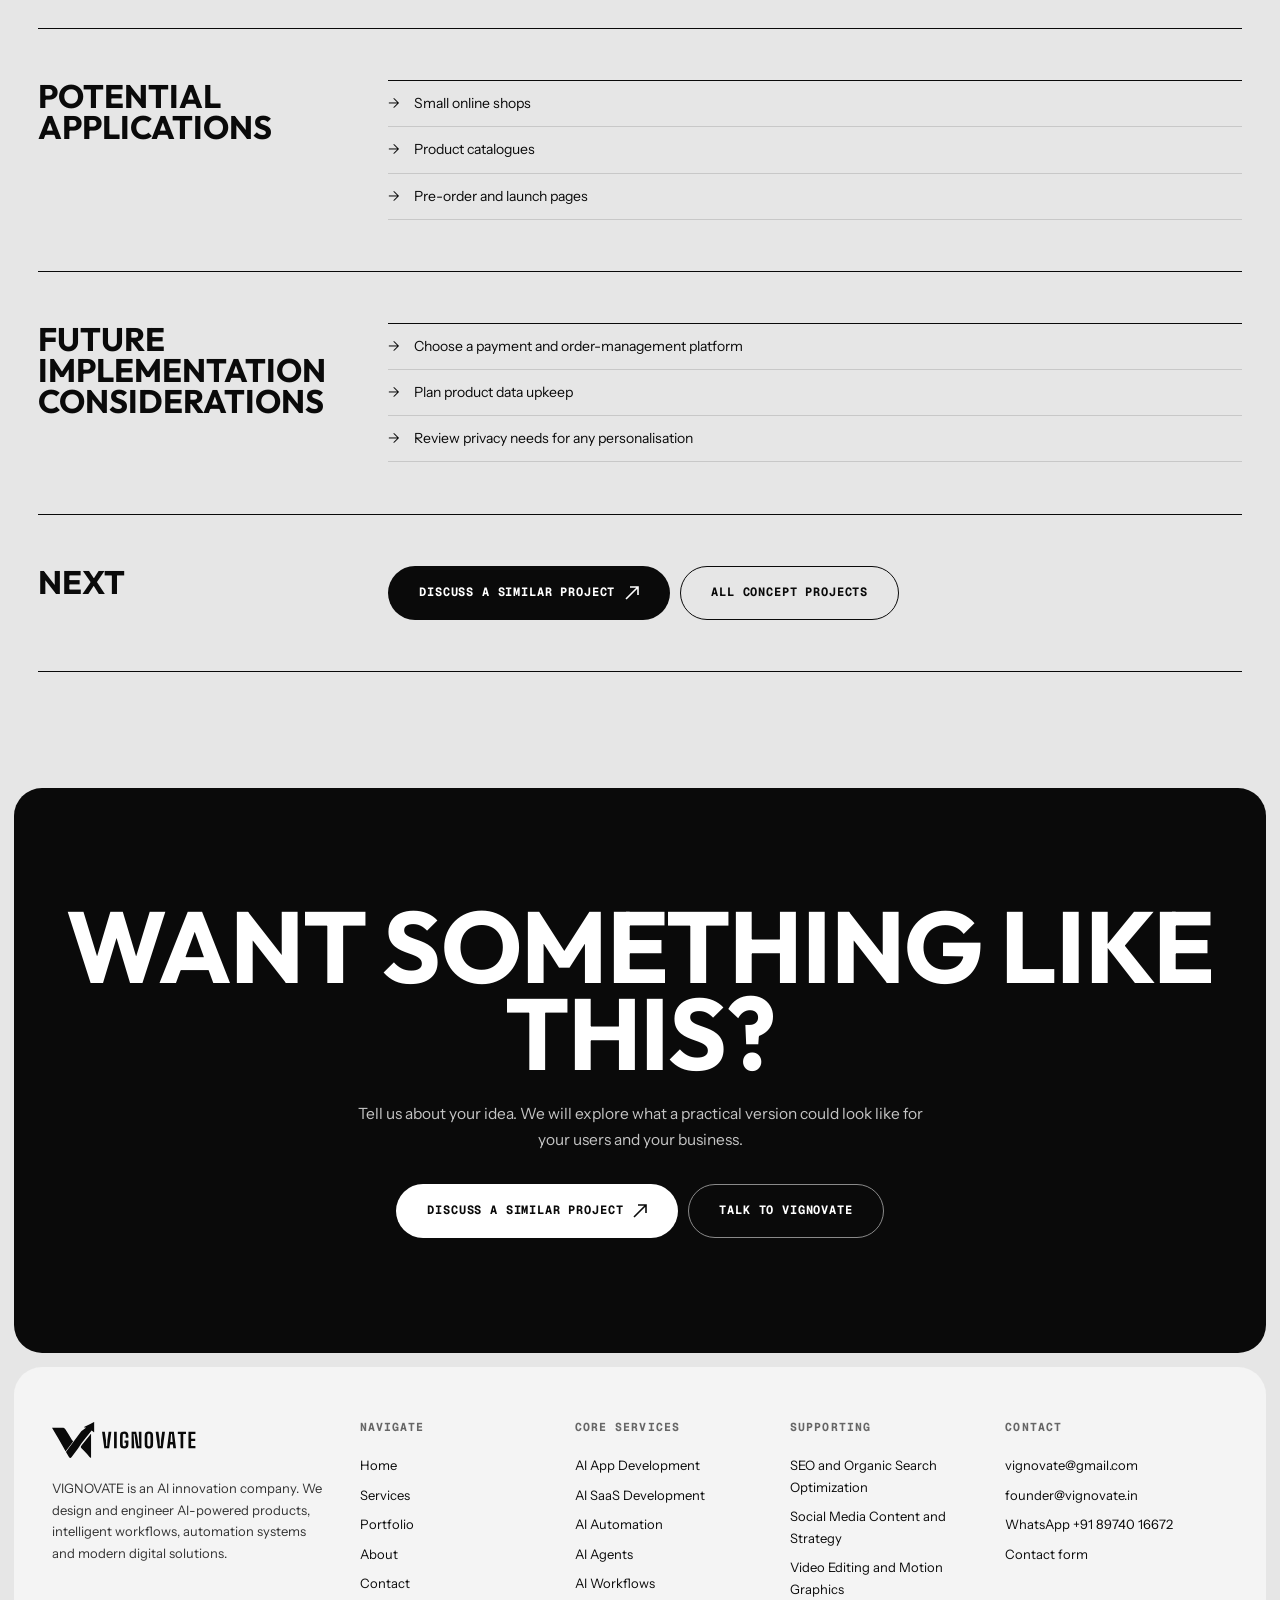
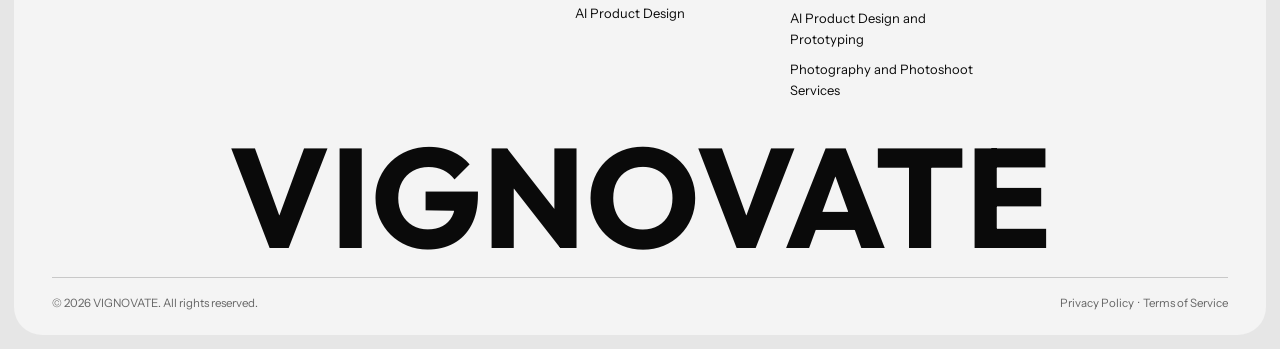
<file: case-studies/adaptive-storefront.html>
<!doctype html>
<html lang="en" class="no-js">
<head>
<meta charset="utf-8">
<meta name="viewport" content="width=device-width,initial-scale=1">
<title>Adaptive Storefront | Web Applications | VIGNOVATE</title>
<meta name="description" content="A fast, accessible storefront concept with a natural-language product finder.">
<meta name="robots" content="index,follow,max-image-preview:large">
<link rel="canonical" href="https://vignovate.in/case-studies/adaptive-storefront.html">
<meta name="theme-color" content="#E6E6E6">
<meta name="author" content="VIGNOVATE">
<meta property="og:type" content="website"><meta property="og:site_name" content="VIGNOVATE"><meta property="og:locale" content="en_US">
<meta property="og:title" content="Adaptive Storefront | Web Applications | VIGNOVATE"><meta property="og:description" content="A fast, accessible storefront concept with a natural-language product finder."><meta property="og:url" content="https://vignovate.in/case-studies/adaptive-storefront.html">
<meta property="og:image" content="https://vignovate.in/assets/images/og-image.png"><meta property="og:image:width" content="1200"><meta property="og:image:height" content="630"><meta property="og:image:alt" content="VIGNOVATE, AI Innovation Company">
<meta name="twitter:card" content="summary_large_image"><meta name="twitter:title" content="Adaptive Storefront | Web Applications | VIGNOVATE"><meta name="twitter:description" content="A fast, accessible storefront concept with a natural-language product finder."><meta name="twitter:image" content="https://vignovate.in/assets/images/og-image.png">
<link rel="icon" href="../assets/logos/favicon.svg" type="image/svg+xml">
<link rel="icon" href="../favicon.ico" sizes="any">
<link rel="apple-touch-icon" href="../assets/icons/apple-touch-icon.png">
<link rel="manifest" href="../manifest.json">
<link rel="preload" href="../assets/fonts/Outfit-Bold.woff" as="font" type="font/woff" crossorigin>
<link rel="preload" href="../assets/fonts/InstrumentSans-Regular.woff" as="font" type="font/woff" crossorigin>
<link rel="stylesheet" href="../assets/css/styles.css">
<link rel="stylesheet" href="../assets/css/animations.css">
<link rel="stylesheet" href="../assets/css/responsive.css">
<script type="application/ld+json">{"@context": "https://schema.org", "@type": "CreativeWork", "name": "Adaptive Storefront", "description": "This concept explores how an online store could let shoppers describe what they need in their own words while remaining fast and accessible.", "creator": {"@type": "Organization", "name": "VIGNOVATE"}, "genre": "Web Applications", "url": "https://vignovate.in/case-studies/adaptive-storefront.html"}</script>
<script type="application/ld+json">{"@context": "https://schema.org", "@type": "BreadcrumbList", "itemListElement": [{"@type": "ListItem", "position": 1, "name": "Home", "item": "https://vignovate.in/"}, {"@type": "ListItem", "position": 2, "name": "Portfolio", "item": "https://vignovate.in/portfolio.html"}, {"@type": "ListItem", "position": 3, "name": "Adaptive Storefront", "item": "https://vignovate.in/case-studies/adaptive-storefront.html"}]}</script>
</head>
<body>
<a class="skip" href="#main">Skip to content</a>
<div class="overlay" id="overlay" role="dialog" aria-modal="true" aria-label="Site menu" aria-hidden="true">
<div class="overlay-top"><img src="../assets/logos/logo-white.svg" alt="VIGNOVATE" width="190" height="48"><button class="overlay-close" id="menuClose" type="button" aria-label="Close menu">&times;</button></div>
<nav aria-label="Mobile"><a href="../index.html">Home<small>01</small></a><a href="../services.html">Services<small>02</small></a><a href="../portfolio.html">Portfolio<small>03</small></a><a href="../about.html">About<small>04</small></a><a href="../contact.html">Contact<small>05</small></a></nav>
<div class="overlay-foot"><a href="mailto:vignovate@gmail.com">vignovate@gmail.com</a><span class="static-mail">founder@vignovate.in</span><a href="https://wa.me/918974016672?text=Hello%20VIGNOVATE%2C%20I%27d%20like%20to%20discuss%20an%20AI%20or%20technology%20project." target="_blank" rel="noopener">WhatsApp +91 89740 16672</a></div>
</div>
<header class="panel">
<div class="nav">
<a class="brand" href="../index.html" aria-label="VIGNOVATE home"><img src="../assets/logos/logo-black.svg" alt="VIGNOVATE" width="152" height="38"></a>
<nav class="nav-links" aria-label="Main"><a href="../index.html">Home</a><a href="../services.html">Services</a><a href="../portfolio.html" aria-current=page>Portfolio</a><a href="../about.html">About</a><a href="../contact.html">Contact</a></nav>
<div class="nav-cta"><a class="btn btn-light hide-m" href="../contact.html#book-a-call">Book a Call</a><a class="btn btn-dark hide-m" href="../contact.html">Start a Project</a>
<button class="menu-btn" id="menuBtn" type="button" aria-label="Open menu" aria-haspopup="dialog" aria-expanded="false" aria-controls="overlay"><span></span><span></span></button></div>
</div>

<div class="page-hero wrap-less">
<nav class="crumbs" aria-label="Breadcrumb"><a href="../index.html">Home</a> <span aria-hidden="true">/</span> <a href="../portfolio.html">Portfolio</a> <span aria-hidden="true">/</span> <span aria-current="page">Adaptive Storefront</span></nav>
<h1 class="display">Adaptive Storefront</h1>
<p class="lead">A fast, accessible storefront concept with a natural-language product finder.</p><p class="concept-note" style="margin-top:22px">Concept project — demonstration only</p>
</div>
</header>
<main id="main">
<section class="section" style="padding-top:20px"><div class="wrap">
<figure class="shot rv"><img src="../assets/images/mockups/storefront.svg" width="800" height="600" alt="Concept mockup: Adaptive Storefront. This concept explores how an online store could let shoppers describe what they need in their own words while remaining fast and accessible." decoding="async"></figure>
<div class="meta-grid rv"><div><span>Category</span>Web Applications</div><div><span>Status</span>Concept, not a client project</div><div><span>Related service</span><a class="link" href="../services/web-development.html">Web Development</a></div></div>
<div class="hypo rv">This concept explores how an online store could let shoppers describe what they need in their own words while remaining fast and accessible.</div>
<div class="case-block rv"><h2>The hypothetical problem</h2><div><p class="lead">Shoppers do not always know a catalogue&#x27;s categories. Filters can be confusing, mobile pages can be slow and the search box often fails on natural phrases.</p></div></div>
<div class="case-block rv"><h2>Proposed product experience</h2><ul class="bullets"><li>A search box that accepts a sentence rather than a keyword</li><li>Filter chips that reflect what the shopper described</li><li>Fast-loading, accessible product pages</li><li>A layout designed separately for mobile and desktop</li></ul></div>
<div class="case-block rv"><h2>Conceptual solution</h2><div><p class="lead">The storefront would pair a conventional, well-structured catalogue with a product finder that turns a description into filters and suggestions. If the finder is unsure, it would fall back to standard search and categories.</p></div></div>
<div class="case-block rv"><h2>Key features</h2><ul class="bullets"><li>Natural-language product finder with standard-search fallback</li><li>Accessible, keyboard-friendly interface</li><li>Lightweight pages and optimised images</li><li>Structured data for search engines</li><li>Responsive layouts</li></ul></div>
<div class="case-block rv"><h2>Potential benefits</h2><div><ul class="bullets"><li>Intended to help shoppers reach relevant products in fewer steps</li><li>Intended to keep pages light and accessible</li><li>Hypothesis: clearer search may reduce abandoned visits</li></ul><p class="mute" style="margin-top:14px;font-size:12.5px">These are intended outcomes and hypotheses. They are not verified results.</p></div></div>
<div class="case-block rv"><h2>Technologies</h2><div class="chips"><span class="pill">HTML, CSS and JavaScript</span><span class="pill">Product data API</span><span class="pill">Search service</span><span class="pill">Language-model service for query understanding</span></div></div>
<div class="case-block rv"><h2>Design and engineering approach</h2><ul class="bullets"><li>Keep the product and the next action clear on every screen</li><li>Make personalisation optional and understandable</li><li>Build for speed and accessibility from the first layout</li></ul></div>
<div class="case-block rv"><h2>Potential applications</h2><ul class="bullets"><li>Small online shops</li><li>Product catalogues</li><li>Pre-order and launch pages</li></ul></div>
<div class="case-block rv"><h2>Future implementation considerations</h2><ul class="bullets"><li>Choose a payment and order-management platform</li><li>Plan product data upkeep</li><li>Review privacy needs for any personalisation</li></ul></div>
<div class="case-block rv" style="border-bottom:1px solid var(--ink)"><h2>Next</h2><div class="hero-btns" style="margin-top:0"><a class="btn btn-dark btn-lg" href="../contact.html?service=Web%20Development">Discuss a similar project <svg class="arrow" viewBox="0 0 14 14" fill="none" stroke="currentColor" stroke-width="1.6" aria-hidden="true" focusable="false"><path d="M1 13L13 1M5 1h8v8"/></svg></a><a class="btn btn-line btn-lg" href="../portfolio.html">All concept projects</a></div></div>
</div></section>
<section class="cta rv" aria-labelledby="cta-h">
<h2 class="display" id="cta-h">Want something like this?</h2>
<p>Tell us about your idea. We will explore what a practical version could look like for your users and your business.</p>
<div class="btns"><a class="btn btn-white btn-lg" href="../contact.html">Discuss a similar project <svg class="arrow" viewBox="0 0 14 14" fill="none" stroke="currentColor" stroke-width="1.6" aria-hidden="true" focusable="false"><path d="M1 13L13 1M5 1h8v8"/></svg></a><a class="btn btn-line-w btn-lg" href="https://wa.me/918974016672?text=Hello%20VIGNOVATE%2C%20I%27d%20like%20to%20discuss%20an%20AI%20or%20technology%20project." target="_blank" rel="noopener">Talk to VIGNOVATE</a></div>
</section>
</main>
<footer class="panel footer">
<div class="foot-grid">
<div class="foot-brand"><a href="../index.html" aria-label="VIGNOVATE home"><img src="../assets/logos/logo-black.svg" alt="VIGNOVATE" width="152" height="38"></a>
<p>VIGNOVATE is an AI innovation company. We design and engineer AI-powered products, intelligent workflows, automation systems and modern digital solutions.</p></div>
<div><h2>Navigate</h2><a href="../index.html">Home</a><a href="../services.html">Services</a><a href="../portfolio.html">Portfolio</a><a href="../about.html">About</a><a href="../contact.html">Contact</a></div>
<div><h2>Core services</h2><a href="../services/ai-app-development.html">AI App Development</a><a href="../services/ai-saas-development.html">AI SaaS Development</a><a href="../services/ai-automation.html">AI Automation</a><a href="../services/ai-agents.html">AI Agents</a><a href="../services/ai-workflows.html">AI Workflows</a><a href="../services/ai-product-design.html">AI Product Design</a></div>
<div><h2>Supporting</h2><a href="../services/technical-seo.html">SEO and Organic Search Optimization</a><a href="../services/creative-digital-experiences.html">Social Media Content and Strategy</a><a href="../services/creative-digital-experiences.html">Video Editing and Motion Graphics</a><a href="../services/ai-product-design.html">AI Product Design and Prototyping</a><a href="../services/creative-digital-experiences.html">Photography and Photoshoot Services</a></div>
<div><h2>Contact</h2><a href="mailto:vignovate@gmail.com">vignovate@gmail.com</a><span class="static-mail">founder@vignovate.in</span><a href="https://wa.me/918974016672?text=Hello%20VIGNOVATE%2C%20I%27d%20like%20to%20discuss%20an%20AI%20or%20technology%20project." target="_blank" rel="noopener">WhatsApp +91 89740 16672</a><a href="../contact.html">Contact form</a></div>
</div>
<div class="giant" data-fit="fill" aria-hidden="true"><span>VIGNOVATE</span></div>
<div class="foot-bar"><span>&copy; <span id="year">2026</span> VIGNOVATE. All rights reserved.</span><span><a href="../privacy-policy.html">Privacy Policy</a> &nbsp;·&nbsp; <a href="../terms.html">Terms of Service</a></span></div>
</footer>
<a class="float-wa" href="https://wa.me/918974016672?text=Hello%20VIGNOVATE%2C%20I%27d%20like%20to%20discuss%20an%20AI%20or%20technology%20project." target="_blank" rel="noopener" aria-label="Chat with VIGNOVATE on WhatsApp"><svg viewBox="0 0 24 24" fill="currentColor" aria-hidden="true" focusable="false"><path d="M17.5 14.4c-.3-.1-1.7-.8-2-.9-.3-.1-.5-.1-.7.1-.2.3-.8.9-.9 1.1-.2.2-.3.2-.6.1-.3-.1-1.2-.4-2.3-1.4-.9-.8-1.4-1.7-1.6-2-.2-.3 0-.5.1-.6l.4-.5c.1-.2.2-.3.3-.5.1-.2 0-.4 0-.5-.1-.1-.7-1.6-.9-2.2-.2-.6-.5-.5-.7-.5h-.6c-.2 0-.5.1-.8.4-.3.3-1 1-1 2.5s1.1 2.9 1.2 3.1c.1.2 2.1 3.2 5.1 4.5.7.3 1.3.5 1.7.6.7.2 1.4.2 1.9.1.6-.1 1.7-.7 2-1.4.2-.7.2-1.3.2-1.4-.1-.1-.3-.2-.6-.3z"/><path d="M12 2a10 10 0 0 0-8.6 15L2 22l5.2-1.4A10 10 0 1 0 12 2zm0 18.2c-1.5 0-3-.4-4.2-1.2l-.3-.2-3 .8.8-2.9-.2-.3A8.2 8.2 0 1 1 12 20.2z"/></svg></a>
<script src="../assets/js/config.js" defer></script>
<script src="../assets/js/main.js" defer></script>
<script src="../assets/js/navigation.js" defer></script>
</body>
</html>
</file>
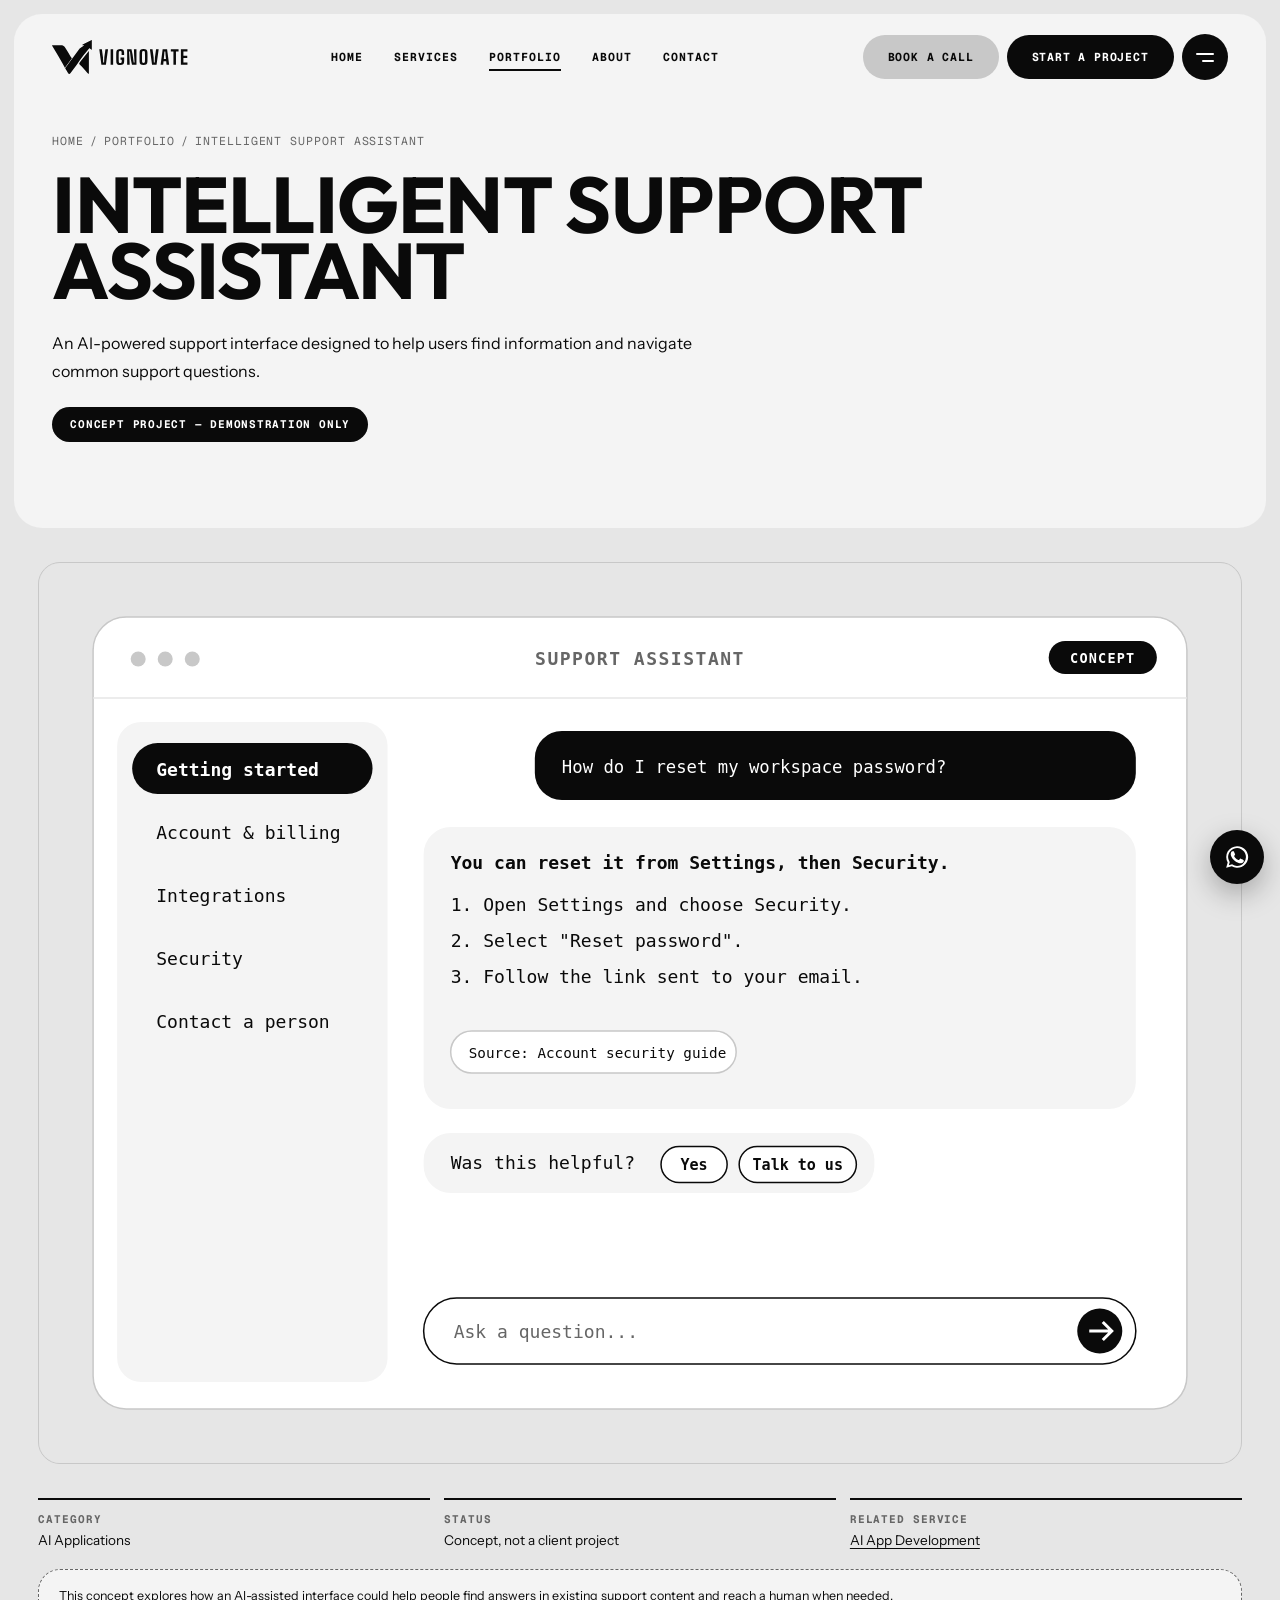
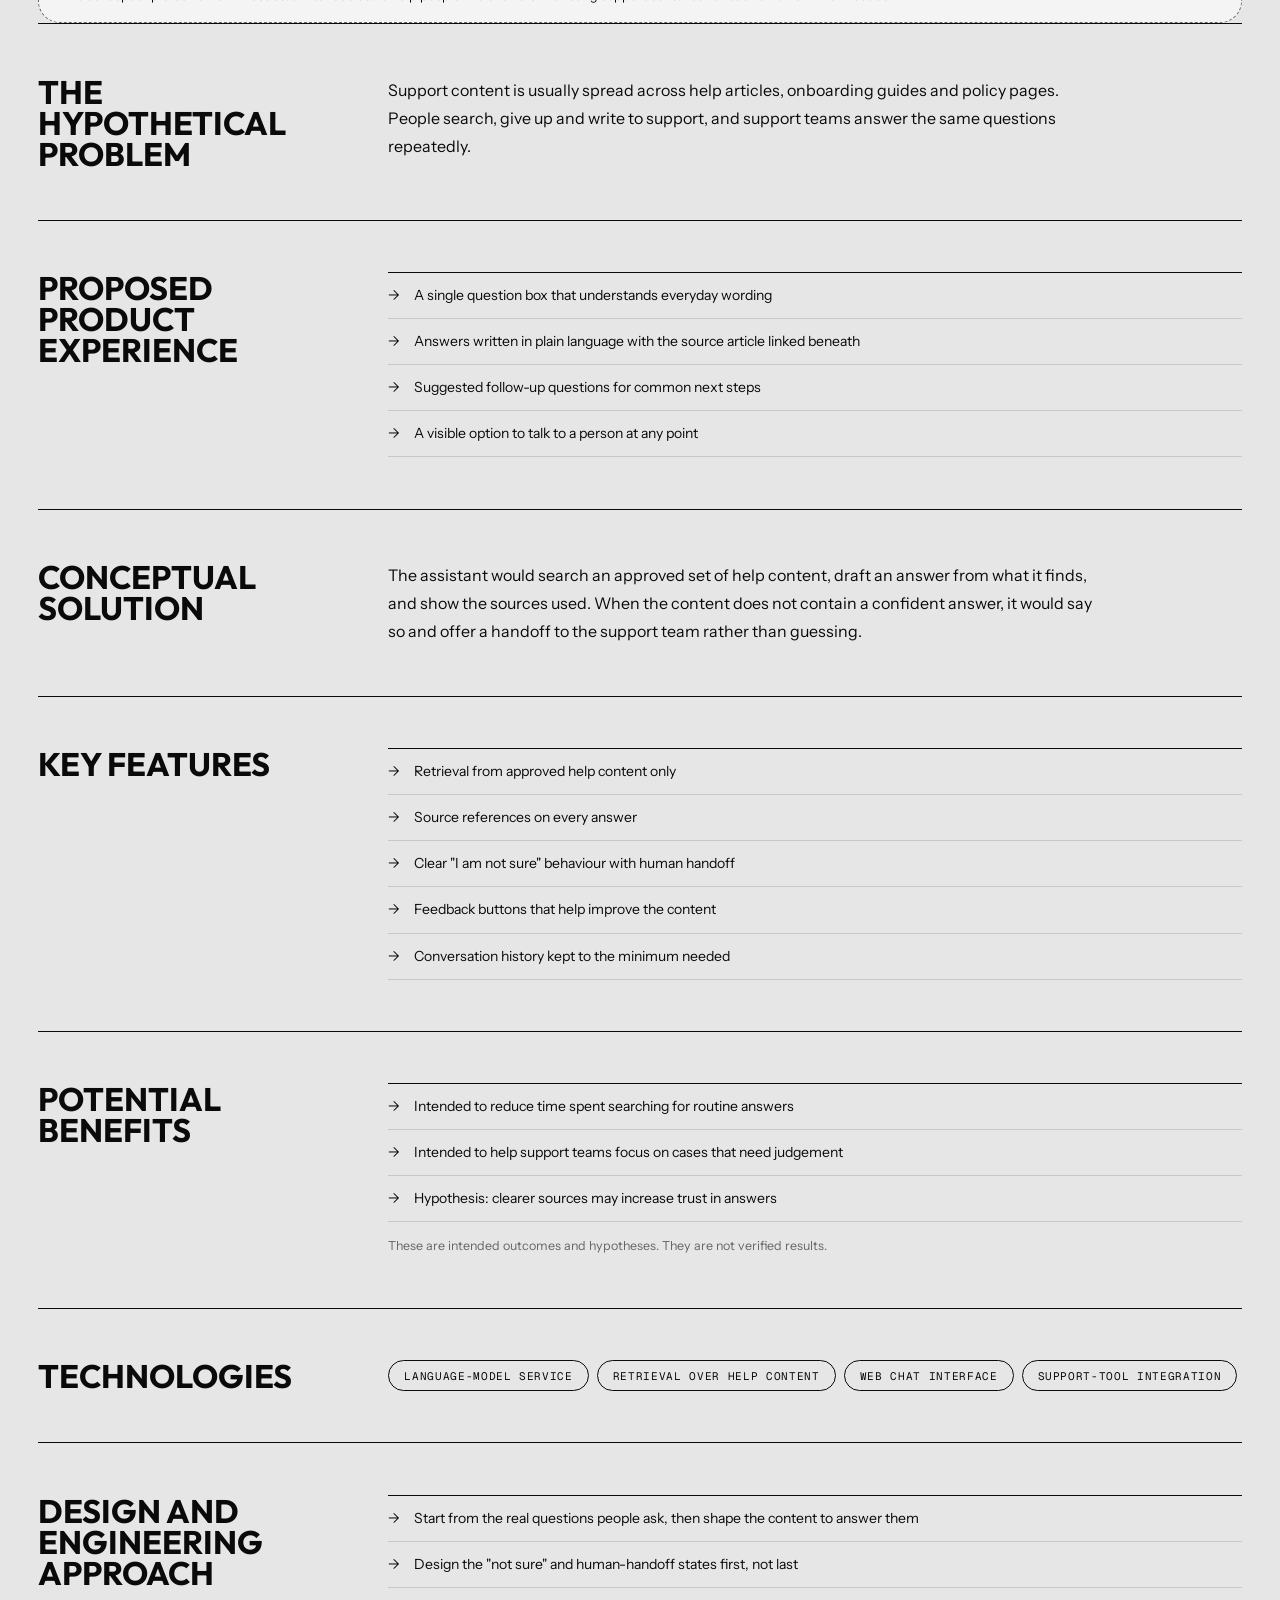
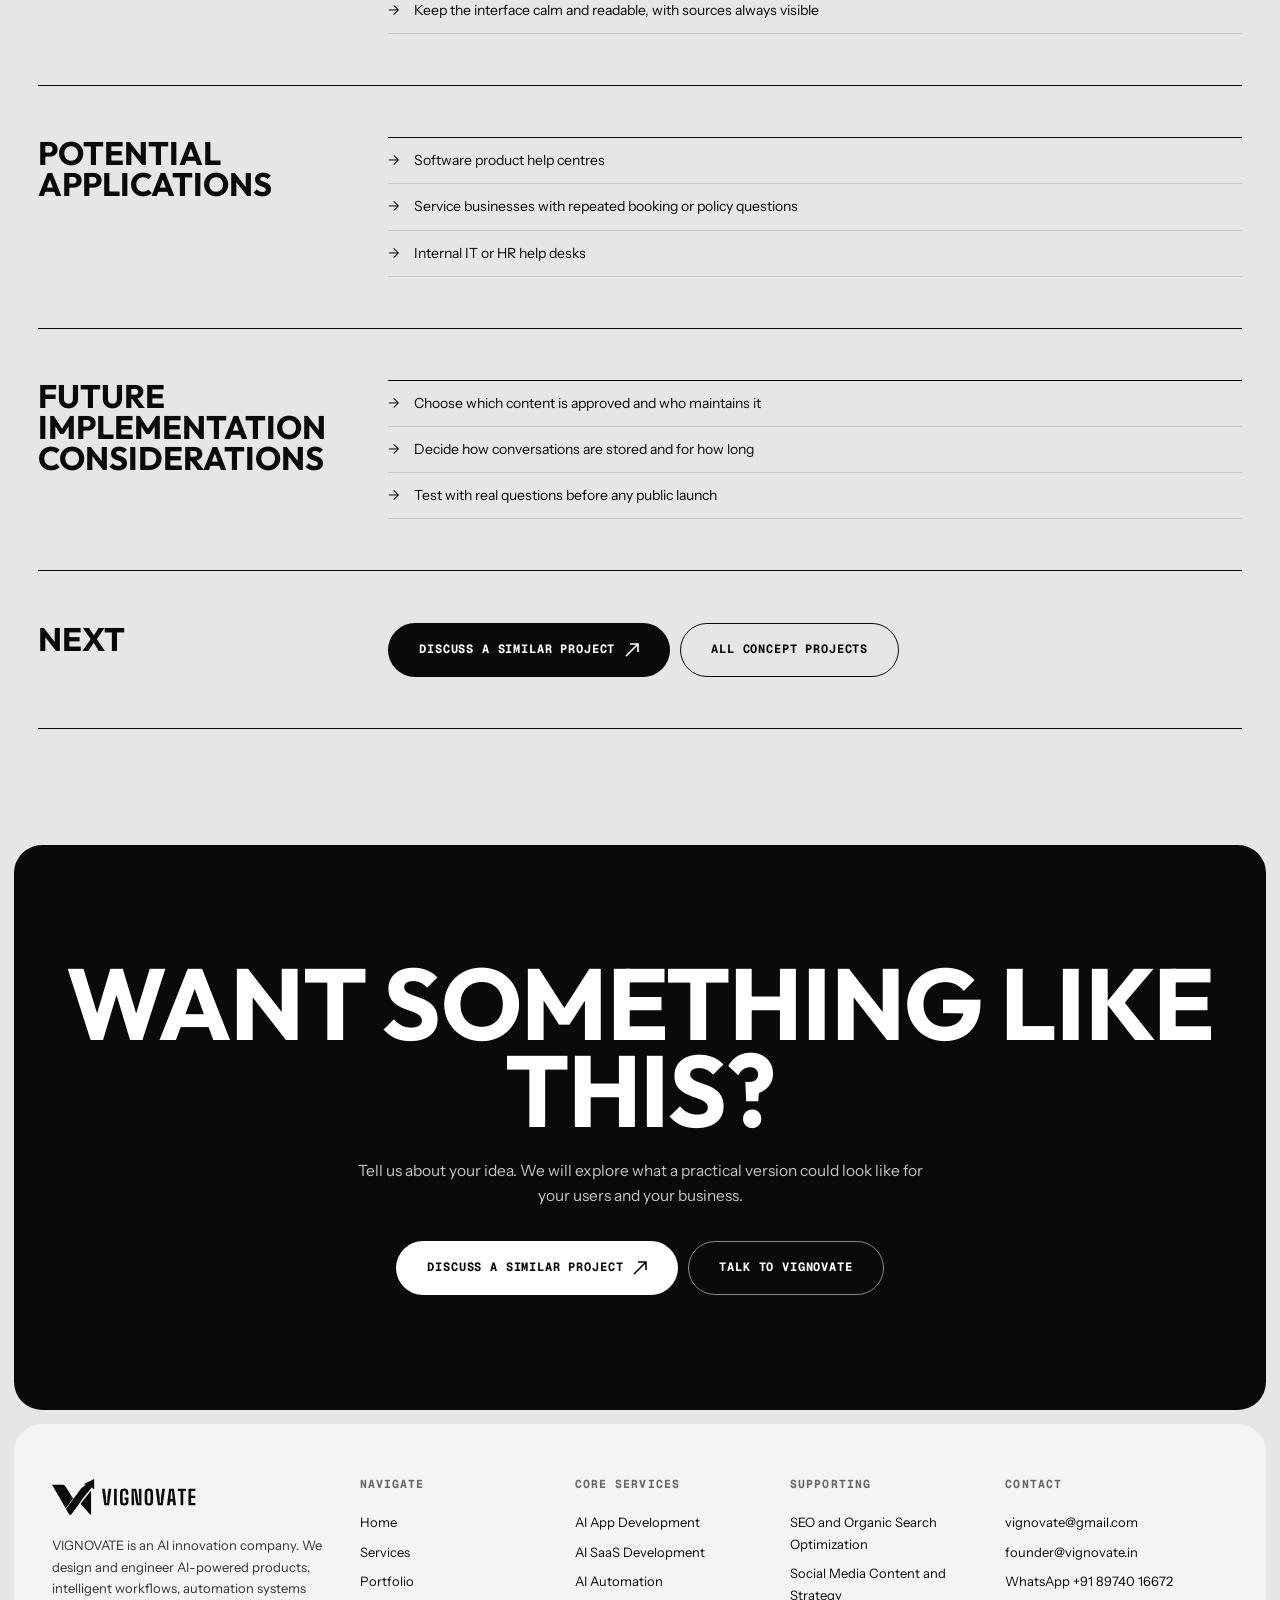
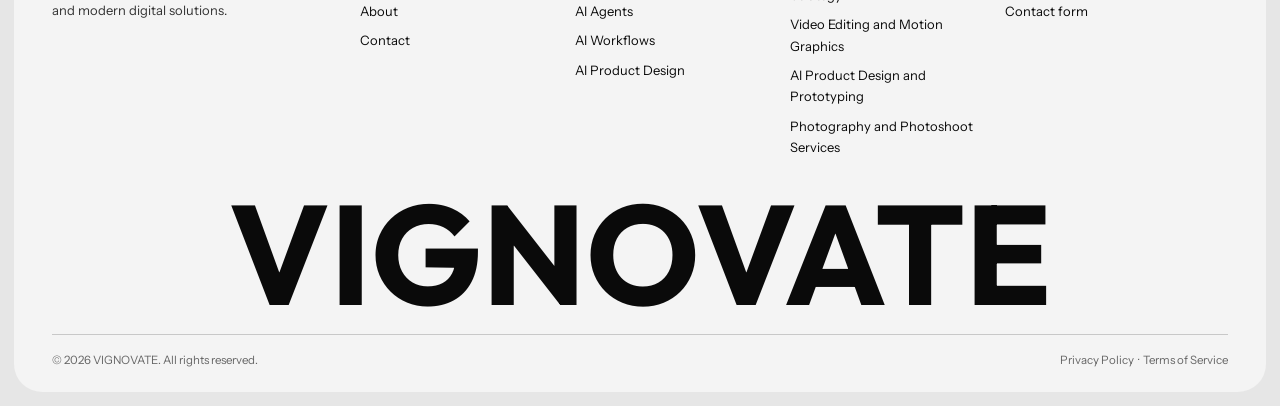
<file: case-studies/ai-customer-support.html>
<!doctype html>
<html lang="en" class="no-js">
<head>
<meta charset="utf-8">
<meta name="viewport" content="width=device-width,initial-scale=1">
<title>Intelligent Support Assistant | AI Applications | VIGNOVATE</title>
<meta name="description" content="An AI-powered support interface designed to help users find information and navigate common support questions.">
<meta name="robots" content="index,follow,max-image-preview:large">
<link rel="canonical" href="https://vignovate.in/case-studies/ai-customer-support.html">
<meta name="theme-color" content="#E6E6E6">
<meta name="author" content="VIGNOVATE">
<meta property="og:type" content="website"><meta property="og:site_name" content="VIGNOVATE"><meta property="og:locale" content="en_US">
<meta property="og:title" content="Intelligent Support Assistant | AI Applications | VIGNOVATE"><meta property="og:description" content="An AI-powered support interface designed to help users find information and navigate common support questions."><meta property="og:url" content="https://vignovate.in/case-studies/ai-customer-support.html">
<meta property="og:image" content="https://vignovate.in/assets/images/og-image.png"><meta property="og:image:width" content="1200"><meta property="og:image:height" content="630"><meta property="og:image:alt" content="VIGNOVATE, AI Innovation Company">
<meta name="twitter:card" content="summary_large_image"><meta name="twitter:title" content="Intelligent Support Assistant | AI Applications | VIGNOVATE"><meta name="twitter:description" content="An AI-powered support interface designed to help users find information and navigate common support questions."><meta name="twitter:image" content="https://vignovate.in/assets/images/og-image.png">
<link rel="icon" href="../assets/logos/favicon.svg" type="image/svg+xml">
<link rel="icon" href="../favicon.ico" sizes="any">
<link rel="apple-touch-icon" href="../assets/icons/apple-touch-icon.png">
<link rel="manifest" href="../manifest.json">
<link rel="preload" href="../assets/fonts/Outfit-Bold.woff" as="font" type="font/woff" crossorigin>
<link rel="preload" href="../assets/fonts/InstrumentSans-Regular.woff" as="font" type="font/woff" crossorigin>
<link rel="stylesheet" href="../assets/css/styles.css">
<link rel="stylesheet" href="../assets/css/animations.css">
<link rel="stylesheet" href="../assets/css/responsive.css">
<script type="application/ld+json">{"@context": "https://schema.org", "@type": "CreativeWork", "name": "Intelligent Support Assistant", "description": "This concept explores how an AI-assisted interface could help people find answers in existing support content and reach a human when needed.", "creator": {"@type": "Organization", "name": "VIGNOVATE"}, "genre": "AI Applications", "url": "https://vignovate.in/case-studies/ai-customer-support.html"}</script>
<script type="application/ld+json">{"@context": "https://schema.org", "@type": "BreadcrumbList", "itemListElement": [{"@type": "ListItem", "position": 1, "name": "Home", "item": "https://vignovate.in/"}, {"@type": "ListItem", "position": 2, "name": "Portfolio", "item": "https://vignovate.in/portfolio.html"}, {"@type": "ListItem", "position": 3, "name": "Intelligent Support Assistant", "item": "https://vignovate.in/case-studies/ai-customer-support.html"}]}</script>
</head>
<body>
<a class="skip" href="#main">Skip to content</a>
<div class="overlay" id="overlay" role="dialog" aria-modal="true" aria-label="Site menu" aria-hidden="true">
<div class="overlay-top"><img src="../assets/logos/logo-white.svg" alt="VIGNOVATE" width="190" height="48"><button class="overlay-close" id="menuClose" type="button" aria-label="Close menu">&times;</button></div>
<nav aria-label="Mobile"><a href="../index.html">Home<small>01</small></a><a href="../services.html">Services<small>02</small></a><a href="../portfolio.html">Portfolio<small>03</small></a><a href="../about.html">About<small>04</small></a><a href="../contact.html">Contact<small>05</small></a></nav>
<div class="overlay-foot"><a href="mailto:vignovate@gmail.com">vignovate@gmail.com</a><span class="static-mail">founder@vignovate.in</span><a href="https://wa.me/918974016672?text=Hello%20VIGNOVATE%2C%20I%27d%20like%20to%20discuss%20an%20AI%20or%20technology%20project." target="_blank" rel="noopener">WhatsApp +91 89740 16672</a></div>
</div>
<header class="panel">
<div class="nav">
<a class="brand" href="../index.html" aria-label="VIGNOVATE home"><img src="../assets/logos/logo-black.svg" alt="VIGNOVATE" width="152" height="38"></a>
<nav class="nav-links" aria-label="Main"><a href="../index.html">Home</a><a href="../services.html">Services</a><a href="../portfolio.html" aria-current=page>Portfolio</a><a href="../about.html">About</a><a href="../contact.html">Contact</a></nav>
<div class="nav-cta"><a class="btn btn-light hide-m" href="../contact.html#book-a-call">Book a Call</a><a class="btn btn-dark hide-m" href="../contact.html">Start a Project</a>
<button class="menu-btn" id="menuBtn" type="button" aria-label="Open menu" aria-haspopup="dialog" aria-expanded="false" aria-controls="overlay"><span></span><span></span></button></div>
</div>

<div class="page-hero wrap-less">
<nav class="crumbs" aria-label="Breadcrumb"><a href="../index.html">Home</a> <span aria-hidden="true">/</span> <a href="../portfolio.html">Portfolio</a> <span aria-hidden="true">/</span> <span aria-current="page">Intelligent Support Assistant</span></nav>
<h1 class="display">Intelligent Support Assistant</h1>
<p class="lead">An AI-powered support interface designed to help users find information and navigate common support questions.</p><p class="concept-note" style="margin-top:22px">Concept project — demonstration only</p>
</div>
</header>
<main id="main">
<section class="section" style="padding-top:20px"><div class="wrap">
<figure class="shot rv"><img src="../assets/images/mockups/support.svg" width="800" height="600" alt="Concept mockup: Intelligent Support Assistant. This concept explores how an AI-assisted interface could help people find answers in existing support content and reach a human when needed." decoding="async"></figure>
<div class="meta-grid rv"><div><span>Category</span>AI Applications</div><div><span>Status</span>Concept, not a client project</div><div><span>Related service</span><a class="link" href="../services/ai-app-development.html">AI App Development</a></div></div>
<div class="hypo rv">This concept explores how an AI-assisted interface could help people find answers in existing support content and reach a human when needed.</div>
<div class="case-block rv"><h2>The hypothetical problem</h2><div><p class="lead">Support content is usually spread across help articles, onboarding guides and policy pages. People search, give up and write to support, and support teams answer the same questions repeatedly.</p></div></div>
<div class="case-block rv"><h2>Proposed product experience</h2><ul class="bullets"><li>A single question box that understands everyday wording</li><li>Answers written in plain language with the source article linked beneath</li><li>Suggested follow-up questions for common next steps</li><li>A visible option to talk to a person at any point</li></ul></div>
<div class="case-block rv"><h2>Conceptual solution</h2><div><p class="lead">The assistant would search an approved set of help content, draft an answer from what it finds, and show the sources used. When the content does not contain a confident answer, it would say so and offer a handoff to the support team rather than guessing.</p></div></div>
<div class="case-block rv"><h2>Key features</h2><ul class="bullets"><li>Retrieval from approved help content only</li><li>Source references on every answer</li><li>Clear &quot;I am not sure&quot; behaviour with human handoff</li><li>Feedback buttons that help improve the content</li><li>Conversation history kept to the minimum needed</li></ul></div>
<div class="case-block rv"><h2>Potential benefits</h2><div><ul class="bullets"><li>Intended to reduce time spent searching for routine answers</li><li>Intended to help support teams focus on cases that need judgement</li><li>Hypothesis: clearer sources may increase trust in answers</li></ul><p class="mute" style="margin-top:14px;font-size:12.5px">These are intended outcomes and hypotheses. They are not verified results.</p></div></div>
<div class="case-block rv"><h2>Technologies</h2><div class="chips"><span class="pill">Language-model service</span><span class="pill">Retrieval over help content</span><span class="pill">Web chat interface</span><span class="pill">Support-tool integration</span></div></div>
<div class="case-block rv"><h2>Design and engineering approach</h2><ul class="bullets"><li>Start from the real questions people ask, then shape the content to answer them</li><li>Design the &quot;not sure&quot; and human-handoff states first, not last</li><li>Keep the interface calm and readable, with sources always visible</li></ul></div>
<div class="case-block rv"><h2>Potential applications</h2><ul class="bullets"><li>Software product help centres</li><li>Service businesses with repeated booking or policy questions</li><li>Internal IT or HR help desks</li></ul></div>
<div class="case-block rv"><h2>Future implementation considerations</h2><ul class="bullets"><li>Choose which content is approved and who maintains it</li><li>Decide how conversations are stored and for how long</li><li>Test with real questions before any public launch</li></ul></div>
<div class="case-block rv" style="border-bottom:1px solid var(--ink)"><h2>Next</h2><div class="hero-btns" style="margin-top:0"><a class="btn btn-dark btn-lg" href="../contact.html?service=AI%20App%20Development">Discuss a similar project <svg class="arrow" viewBox="0 0 14 14" fill="none" stroke="currentColor" stroke-width="1.6" aria-hidden="true" focusable="false"><path d="M1 13L13 1M5 1h8v8"/></svg></a><a class="btn btn-line btn-lg" href="../portfolio.html">All concept projects</a></div></div>
</div></section>
<section class="cta rv" aria-labelledby="cta-h">
<h2 class="display" id="cta-h">Want something like this?</h2>
<p>Tell us about your idea. We will explore what a practical version could look like for your users and your business.</p>
<div class="btns"><a class="btn btn-white btn-lg" href="../contact.html">Discuss a similar project <svg class="arrow" viewBox="0 0 14 14" fill="none" stroke="currentColor" stroke-width="1.6" aria-hidden="true" focusable="false"><path d="M1 13L13 1M5 1h8v8"/></svg></a><a class="btn btn-line-w btn-lg" href="https://wa.me/918974016672?text=Hello%20VIGNOVATE%2C%20I%27d%20like%20to%20discuss%20an%20AI%20or%20technology%20project." target="_blank" rel="noopener">Talk to VIGNOVATE</a></div>
</section>
</main>
<footer class="panel footer">
<div class="foot-grid">
<div class="foot-brand"><a href="../index.html" aria-label="VIGNOVATE home"><img src="../assets/logos/logo-black.svg" alt="VIGNOVATE" width="152" height="38"></a>
<p>VIGNOVATE is an AI innovation company. We design and engineer AI-powered products, intelligent workflows, automation systems and modern digital solutions.</p></div>
<div><h2>Navigate</h2><a href="../index.html">Home</a><a href="../services.html">Services</a><a href="../portfolio.html">Portfolio</a><a href="../about.html">About</a><a href="../contact.html">Contact</a></div>
<div><h2>Core services</h2><a href="../services/ai-app-development.html">AI App Development</a><a href="../services/ai-saas-development.html">AI SaaS Development</a><a href="../services/ai-automation.html">AI Automation</a><a href="../services/ai-agents.html">AI Agents</a><a href="../services/ai-workflows.html">AI Workflows</a><a href="../services/ai-product-design.html">AI Product Design</a></div>
<div><h2>Supporting</h2><a href="../services/technical-seo.html">SEO and Organic Search Optimization</a><a href="../services/creative-digital-experiences.html">Social Media Content and Strategy</a><a href="../services/creative-digital-experiences.html">Video Editing and Motion Graphics</a><a href="../services/ai-product-design.html">AI Product Design and Prototyping</a><a href="../services/creative-digital-experiences.html">Photography and Photoshoot Services</a></div>
<div><h2>Contact</h2><a href="mailto:vignovate@gmail.com">vignovate@gmail.com</a><span class="static-mail">founder@vignovate.in</span><a href="https://wa.me/918974016672?text=Hello%20VIGNOVATE%2C%20I%27d%20like%20to%20discuss%20an%20AI%20or%20technology%20project." target="_blank" rel="noopener">WhatsApp +91 89740 16672</a><a href="../contact.html">Contact form</a></div>
</div>
<div class="giant" data-fit="fill" aria-hidden="true"><span>VIGNOVATE</span></div>
<div class="foot-bar"><span>&copy; <span id="year">2026</span> VIGNOVATE. All rights reserved.</span><span><a href="../privacy-policy.html">Privacy Policy</a> &nbsp;·&nbsp; <a href="../terms.html">Terms of Service</a></span></div>
</footer>
<a class="float-wa" href="https://wa.me/918974016672?text=Hello%20VIGNOVATE%2C%20I%27d%20like%20to%20discuss%20an%20AI%20or%20technology%20project." target="_blank" rel="noopener" aria-label="Chat with VIGNOVATE on WhatsApp"><svg viewBox="0 0 24 24" fill="currentColor" aria-hidden="true" focusable="false"><path d="M17.5 14.4c-.3-.1-1.7-.8-2-.9-.3-.1-.5-.1-.7.1-.2.3-.8.9-.9 1.1-.2.2-.3.2-.6.1-.3-.1-1.2-.4-2.3-1.4-.9-.8-1.4-1.7-1.6-2-.2-.3 0-.5.1-.6l.4-.5c.1-.2.2-.3.3-.5.1-.2 0-.4 0-.5-.1-.1-.7-1.6-.9-2.2-.2-.6-.5-.5-.7-.5h-.6c-.2 0-.5.1-.8.4-.3.3-1 1-1 2.5s1.1 2.9 1.2 3.1c.1.2 2.1 3.2 5.1 4.5.7.3 1.3.5 1.7.6.7.2 1.4.2 1.9.1.6-.1 1.7-.7 2-1.4.2-.7.2-1.3.2-1.4-.1-.1-.3-.2-.6-.3z"/><path d="M12 2a10 10 0 0 0-8.6 15L2 22l5.2-1.4A10 10 0 1 0 12 2zm0 18.2c-1.5 0-3-.4-4.2-1.2l-.3-.2-3 .8.8-2.9-.2-.3A8.2 8.2 0 1 1 12 20.2z"/></svg></a>
<script src="../assets/js/config.js" defer></script>
<script src="../assets/js/main.js" defer></script>
<script src="../assets/js/navigation.js" defer></script>
</body>
</html>
</file>
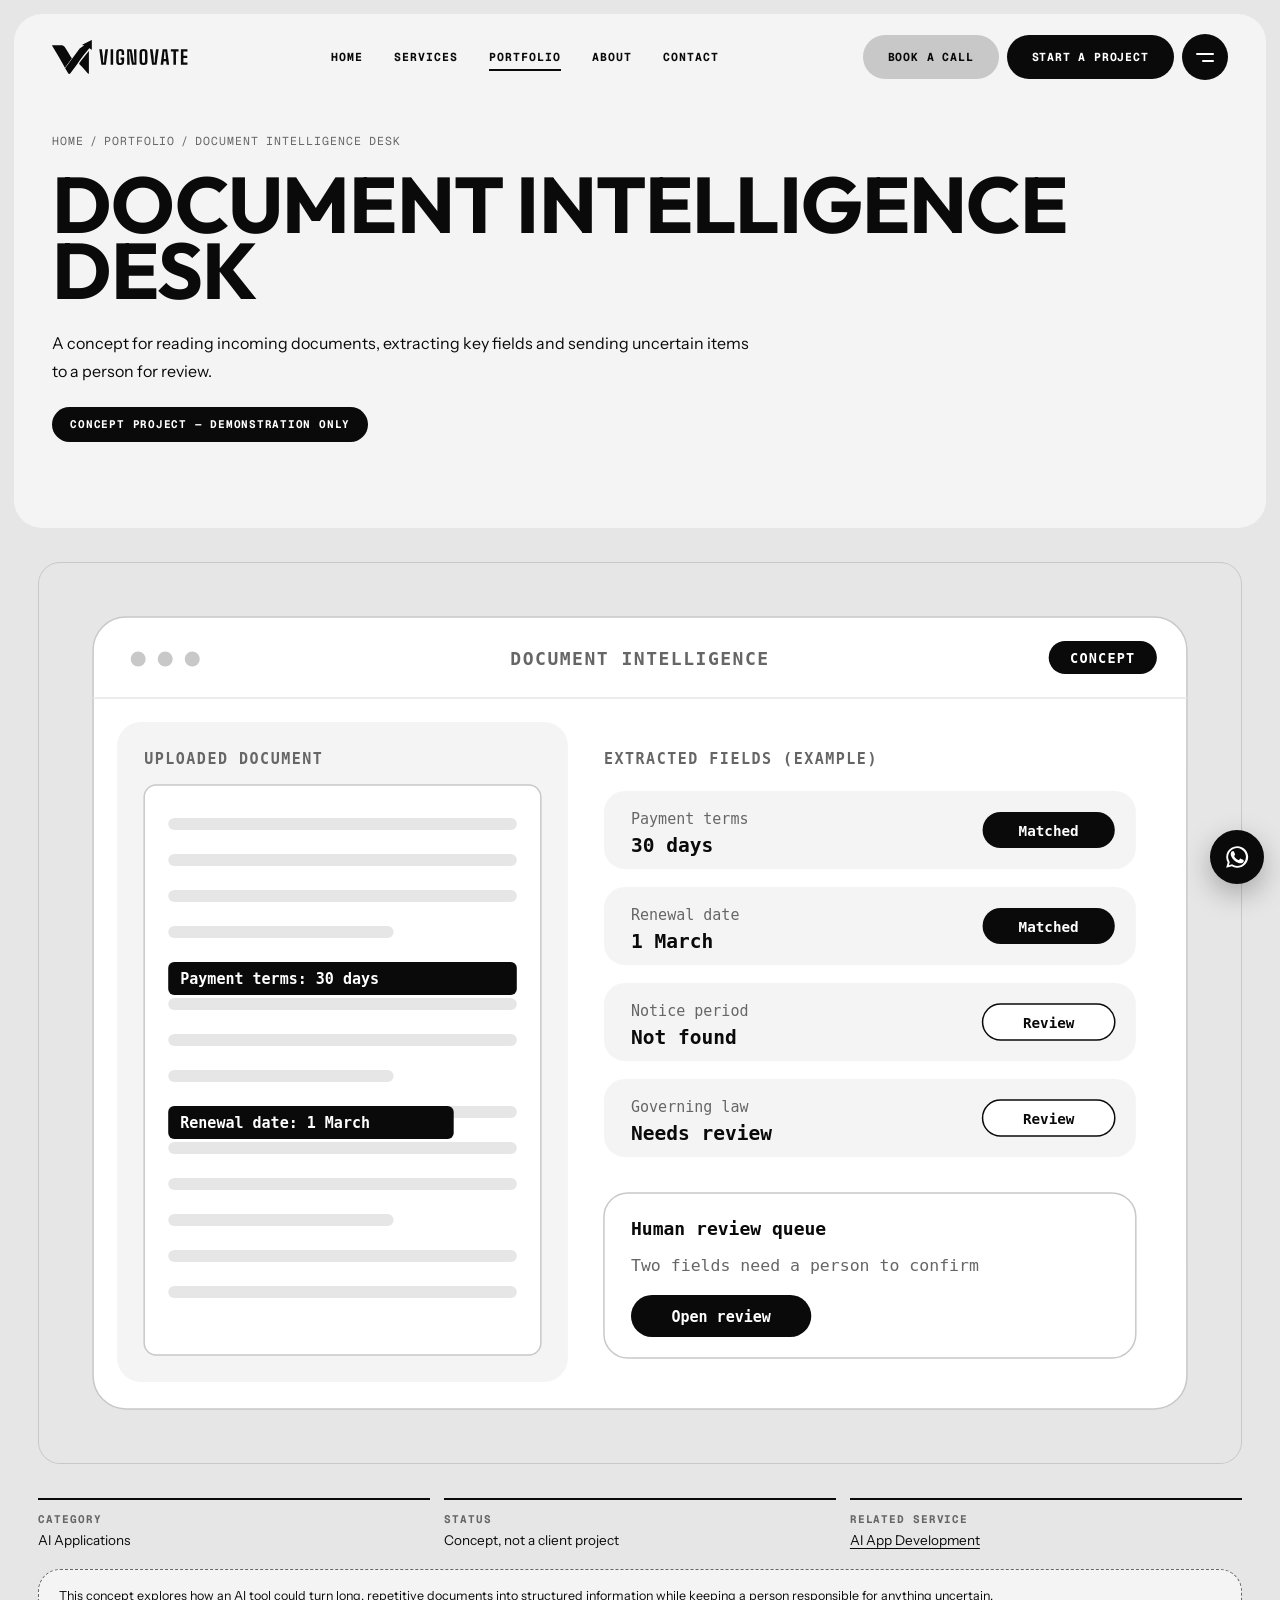
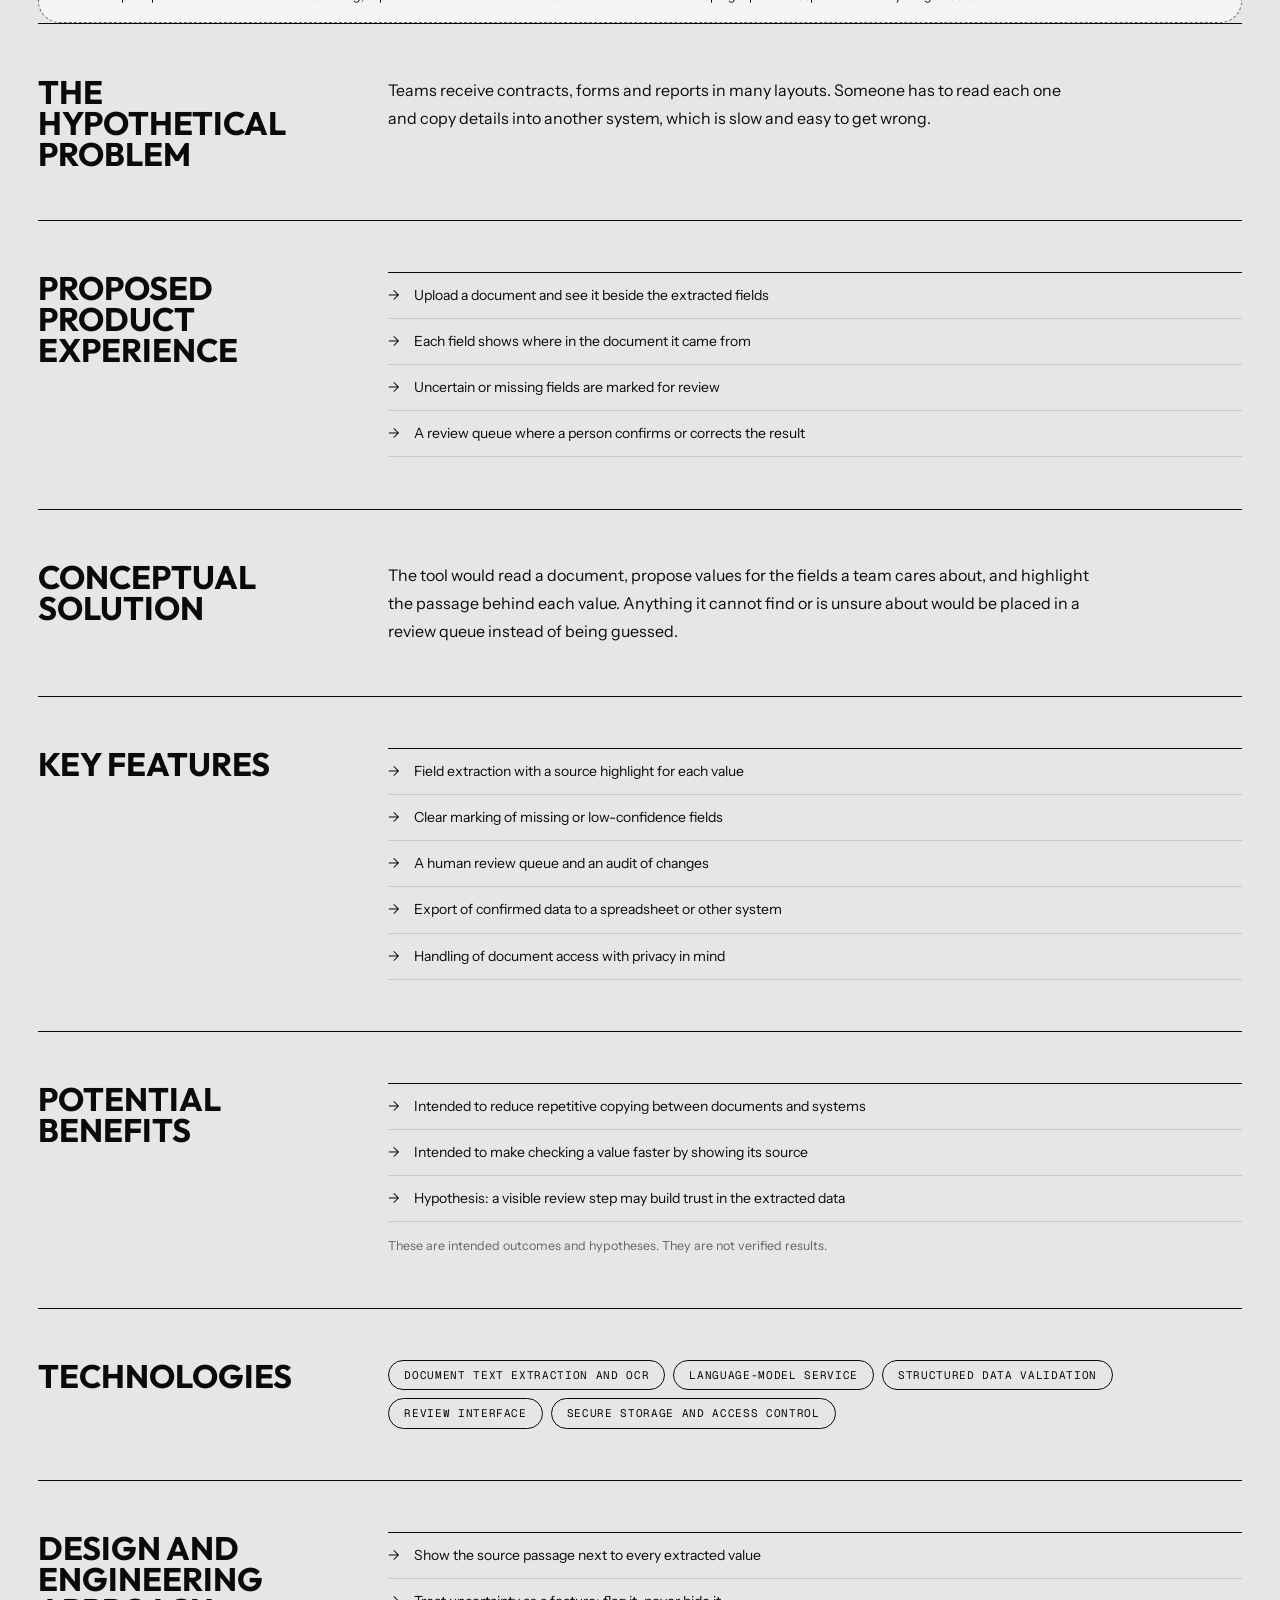
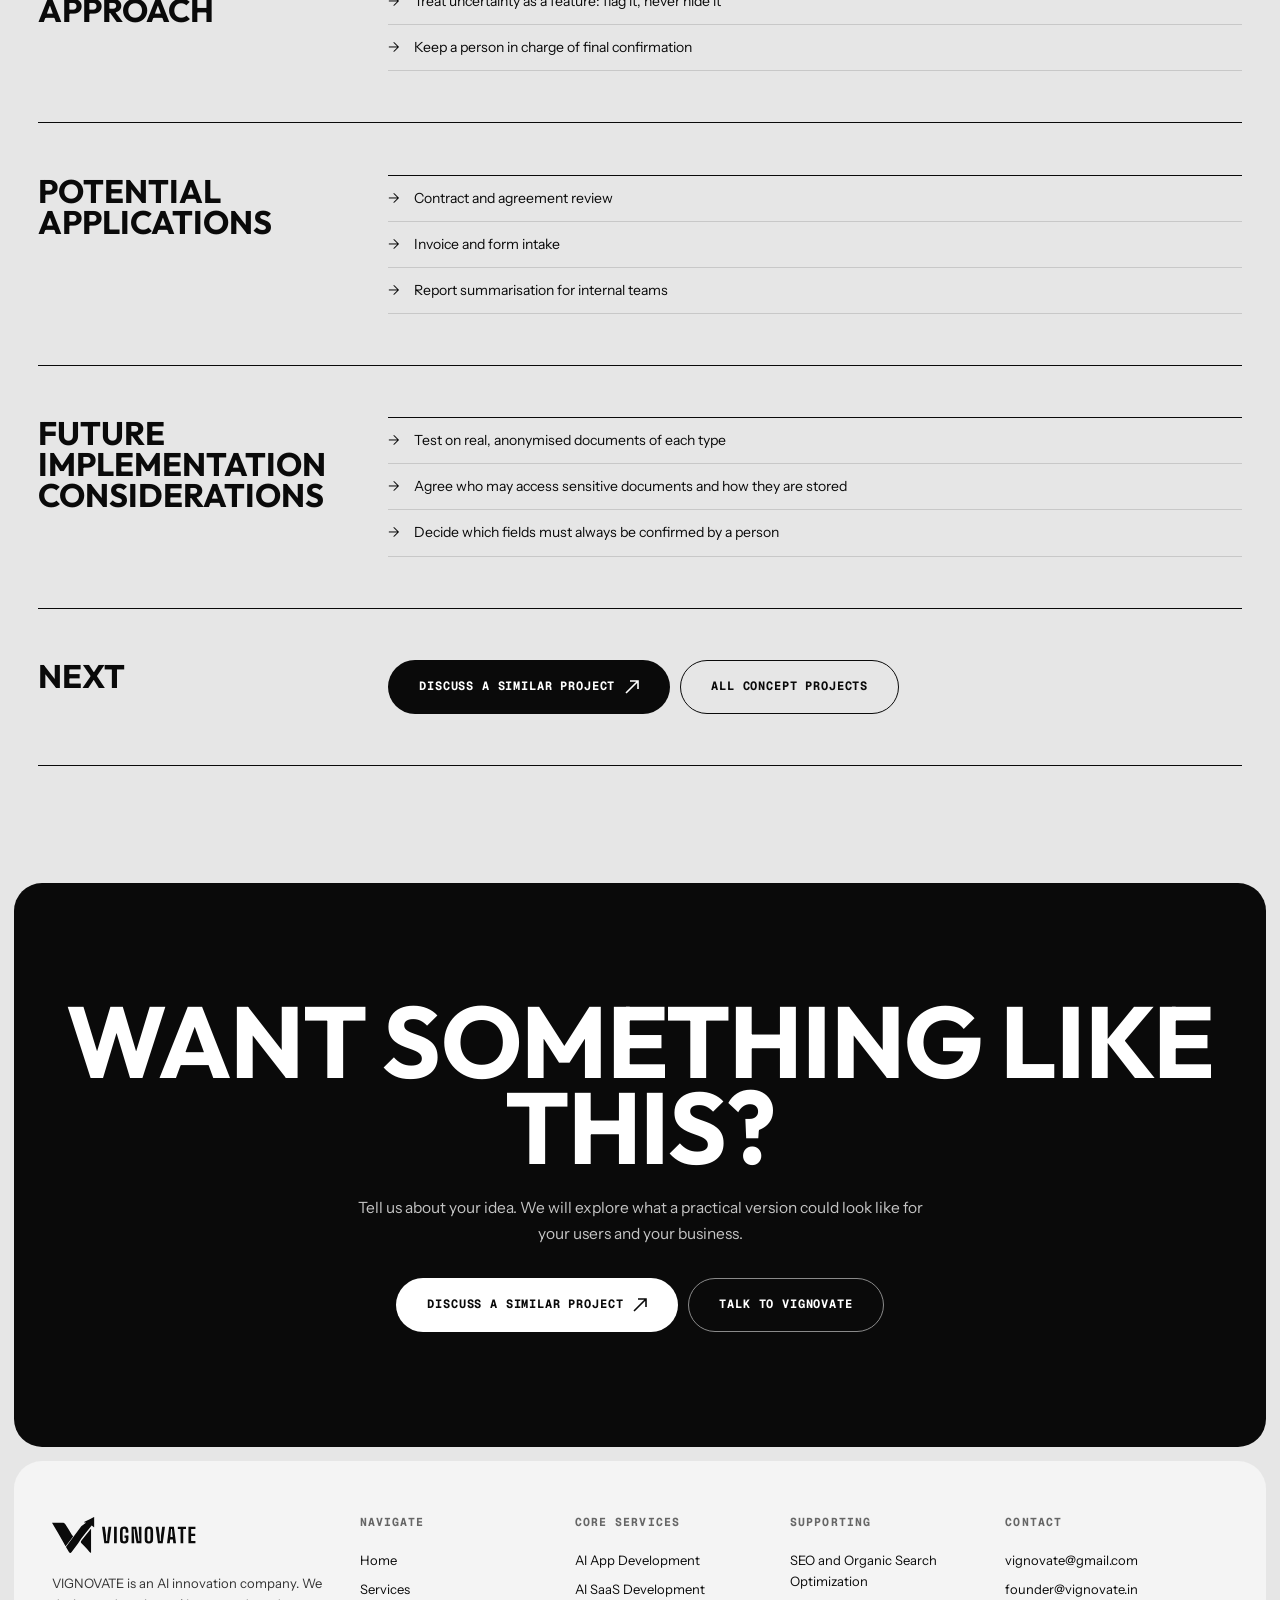
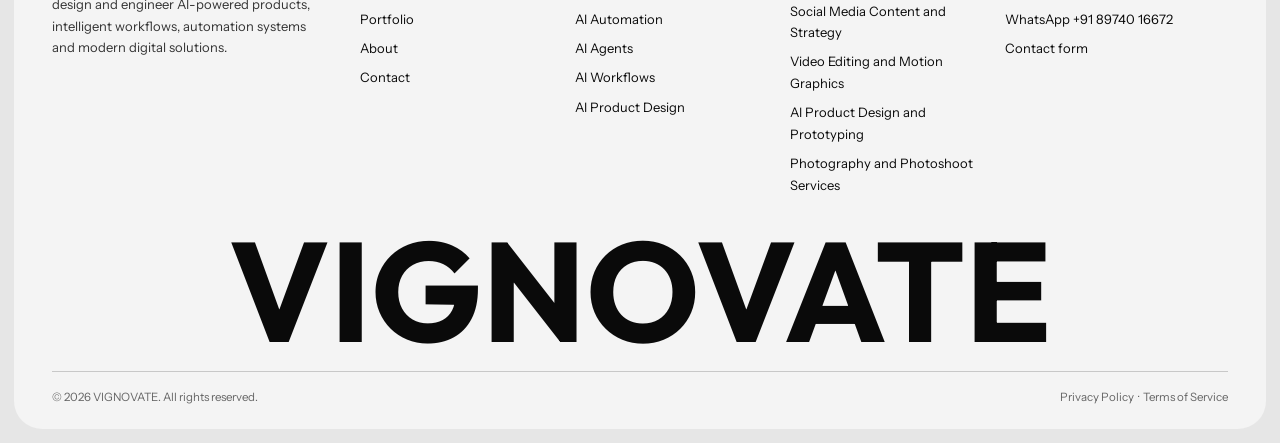
<file: case-studies/ai-document-intelligence.html>
<!doctype html>
<html lang="en" class="no-js">
<head>
<meta charset="utf-8">
<meta name="viewport" content="width=device-width,initial-scale=1">
<title>Document Intelligence Desk | AI Applications | VIGNOVATE</title>
<meta name="description" content="A concept for reading incoming documents, extracting key fields and sending uncertain items to a person for review.">
<meta name="robots" content="index,follow,max-image-preview:large">
<link rel="canonical" href="https://vignovate.in/case-studies/ai-document-intelligence.html">
<meta name="theme-color" content="#E6E6E6">
<meta name="author" content="VIGNOVATE">
<meta property="og:type" content="website"><meta property="og:site_name" content="VIGNOVATE"><meta property="og:locale" content="en_US">
<meta property="og:title" content="Document Intelligence Desk | AI Applications | VIGNOVATE"><meta property="og:description" content="A concept for reading incoming documents, extracting key fields and sending uncertain items to a person for review."><meta property="og:url" content="https://vignovate.in/case-studies/ai-document-intelligence.html">
<meta property="og:image" content="https://vignovate.in/assets/images/og-image.png"><meta property="og:image:width" content="1200"><meta property="og:image:height" content="630"><meta property="og:image:alt" content="VIGNOVATE, AI Innovation Company">
<meta name="twitter:card" content="summary_large_image"><meta name="twitter:title" content="Document Intelligence Desk | AI Applications | VIGNOVATE"><meta name="twitter:description" content="A concept for reading incoming documents, extracting key fields and sending uncertain items to a person for review."><meta name="twitter:image" content="https://vignovate.in/assets/images/og-image.png">
<link rel="icon" href="../assets/logos/favicon.svg" type="image/svg+xml">
<link rel="icon" href="../favicon.ico" sizes="any">
<link rel="apple-touch-icon" href="../assets/icons/apple-touch-icon.png">
<link rel="manifest" href="../manifest.json">
<link rel="preload" href="../assets/fonts/Outfit-Bold.woff" as="font" type="font/woff" crossorigin>
<link rel="preload" href="../assets/fonts/InstrumentSans-Regular.woff" as="font" type="font/woff" crossorigin>
<link rel="stylesheet" href="../assets/css/styles.css">
<link rel="stylesheet" href="../assets/css/animations.css">
<link rel="stylesheet" href="../assets/css/responsive.css">
<script type="application/ld+json">{"@context": "https://schema.org", "@type": "CreativeWork", "name": "Document Intelligence Desk", "description": "This concept explores how an AI tool could turn long, repetitive documents into structured information while keeping a person responsible for anything uncertain.", "creator": {"@type": "Organization", "name": "VIGNOVATE"}, "genre": "AI Applications", "url": "https://vignovate.in/case-studies/ai-document-intelligence.html"}</script>
<script type="application/ld+json">{"@context": "https://schema.org", "@type": "BreadcrumbList", "itemListElement": [{"@type": "ListItem", "position": 1, "name": "Home", "item": "https://vignovate.in/"}, {"@type": "ListItem", "position": 2, "name": "Portfolio", "item": "https://vignovate.in/portfolio.html"}, {"@type": "ListItem", "position": 3, "name": "Document Intelligence Desk", "item": "https://vignovate.in/case-studies/ai-document-intelligence.html"}]}</script>
</head>
<body>
<a class="skip" href="#main">Skip to content</a>
<div class="overlay" id="overlay" role="dialog" aria-modal="true" aria-label="Site menu" aria-hidden="true">
<div class="overlay-top"><img src="../assets/logos/logo-white.svg" alt="VIGNOVATE" width="190" height="48"><button class="overlay-close" id="menuClose" type="button" aria-label="Close menu">&times;</button></div>
<nav aria-label="Mobile"><a href="../index.html">Home<small>01</small></a><a href="../services.html">Services<small>02</small></a><a href="../portfolio.html">Portfolio<small>03</small></a><a href="../about.html">About<small>04</small></a><a href="../contact.html">Contact<small>05</small></a></nav>
<div class="overlay-foot"><a href="mailto:vignovate@gmail.com">vignovate@gmail.com</a><span class="static-mail">founder@vignovate.in</span><a href="https://wa.me/918974016672?text=Hello%20VIGNOVATE%2C%20I%27d%20like%20to%20discuss%20an%20AI%20or%20technology%20project." target="_blank" rel="noopener">WhatsApp +91 89740 16672</a></div>
</div>
<header class="panel">
<div class="nav">
<a class="brand" href="../index.html" aria-label="VIGNOVATE home"><img src="../assets/logos/logo-black.svg" alt="VIGNOVATE" width="152" height="38"></a>
<nav class="nav-links" aria-label="Main"><a href="../index.html">Home</a><a href="../services.html">Services</a><a href="../portfolio.html" aria-current=page>Portfolio</a><a href="../about.html">About</a><a href="../contact.html">Contact</a></nav>
<div class="nav-cta"><a class="btn btn-light hide-m" href="../contact.html#book-a-call">Book a Call</a><a class="btn btn-dark hide-m" href="../contact.html">Start a Project</a>
<button class="menu-btn" id="menuBtn" type="button" aria-label="Open menu" aria-haspopup="dialog" aria-expanded="false" aria-controls="overlay"><span></span><span></span></button></div>
</div>

<div class="page-hero wrap-less">
<nav class="crumbs" aria-label="Breadcrumb"><a href="../index.html">Home</a> <span aria-hidden="true">/</span> <a href="../portfolio.html">Portfolio</a> <span aria-hidden="true">/</span> <span aria-current="page">Document Intelligence Desk</span></nav>
<h1 class="display">Document Intelligence Desk</h1>
<p class="lead">A concept for reading incoming documents, extracting key fields and sending uncertain items to a person for review.</p><p class="concept-note" style="margin-top:22px">Concept project — demonstration only</p>
</div>
</header>
<main id="main">
<section class="section" style="padding-top:20px"><div class="wrap">
<figure class="shot rv"><img src="../assets/images/mockups/docs.svg" width="800" height="600" alt="Concept mockup: Document Intelligence Desk. This concept explores how an AI tool could turn long, repetitive documents into structured information while keeping a person responsible for anything uncertain." decoding="async"></figure>
<div class="meta-grid rv"><div><span>Category</span>AI Applications</div><div><span>Status</span>Concept, not a client project</div><div><span>Related service</span><a class="link" href="../services/ai-app-development.html">AI App Development</a></div></div>
<div class="hypo rv">This concept explores how an AI tool could turn long, repetitive documents into structured information while keeping a person responsible for anything uncertain.</div>
<div class="case-block rv"><h2>The hypothetical problem</h2><div><p class="lead">Teams receive contracts, forms and reports in many layouts. Someone has to read each one and copy details into another system, which is slow and easy to get wrong.</p></div></div>
<div class="case-block rv"><h2>Proposed product experience</h2><ul class="bullets"><li>Upload a document and see it beside the extracted fields</li><li>Each field shows where in the document it came from</li><li>Uncertain or missing fields are marked for review</li><li>A review queue where a person confirms or corrects the result</li></ul></div>
<div class="case-block rv"><h2>Conceptual solution</h2><div><p class="lead">The tool would read a document, propose values for the fields a team cares about, and highlight the passage behind each value. Anything it cannot find or is unsure about would be placed in a review queue instead of being guessed.</p></div></div>
<div class="case-block rv"><h2>Key features</h2><ul class="bullets"><li>Field extraction with a source highlight for each value</li><li>Clear marking of missing or low-confidence fields</li><li>A human review queue and an audit of changes</li><li>Export of confirmed data to a spreadsheet or other system</li><li>Handling of document access with privacy in mind</li></ul></div>
<div class="case-block rv"><h2>Potential benefits</h2><div><ul class="bullets"><li>Intended to reduce repetitive copying between documents and systems</li><li>Intended to make checking a value faster by showing its source</li><li>Hypothesis: a visible review step may build trust in the extracted data</li></ul><p class="mute" style="margin-top:14px;font-size:12.5px">These are intended outcomes and hypotheses. They are not verified results.</p></div></div>
<div class="case-block rv"><h2>Technologies</h2><div class="chips"><span class="pill">Document text extraction and OCR</span><span class="pill">Language-model service</span><span class="pill">Structured data validation</span><span class="pill">Review interface</span><span class="pill">Secure storage and access control</span></div></div>
<div class="case-block rv"><h2>Design and engineering approach</h2><ul class="bullets"><li>Show the source passage next to every extracted value</li><li>Treat uncertainty as a feature: flag it, never hide it</li><li>Keep a person in charge of final confirmation</li></ul></div>
<div class="case-block rv"><h2>Potential applications</h2><ul class="bullets"><li>Contract and agreement review</li><li>Invoice and form intake</li><li>Report summarisation for internal teams</li></ul></div>
<div class="case-block rv"><h2>Future implementation considerations</h2><ul class="bullets"><li>Test on real, anonymised documents of each type</li><li>Agree who may access sensitive documents and how they are stored</li><li>Decide which fields must always be confirmed by a person</li></ul></div>
<div class="case-block rv" style="border-bottom:1px solid var(--ink)"><h2>Next</h2><div class="hero-btns" style="margin-top:0"><a class="btn btn-dark btn-lg" href="../contact.html?service=AI%20App%20Development">Discuss a similar project <svg class="arrow" viewBox="0 0 14 14" fill="none" stroke="currentColor" stroke-width="1.6" aria-hidden="true" focusable="false"><path d="M1 13L13 1M5 1h8v8"/></svg></a><a class="btn btn-line btn-lg" href="../portfolio.html">All concept projects</a></div></div>
</div></section>
<section class="cta rv" aria-labelledby="cta-h">
<h2 class="display" id="cta-h">Want something like this?</h2>
<p>Tell us about your idea. We will explore what a practical version could look like for your users and your business.</p>
<div class="btns"><a class="btn btn-white btn-lg" href="../contact.html">Discuss a similar project <svg class="arrow" viewBox="0 0 14 14" fill="none" stroke="currentColor" stroke-width="1.6" aria-hidden="true" focusable="false"><path d="M1 13L13 1M5 1h8v8"/></svg></a><a class="btn btn-line-w btn-lg" href="https://wa.me/918974016672?text=Hello%20VIGNOVATE%2C%20I%27d%20like%20to%20discuss%20an%20AI%20or%20technology%20project." target="_blank" rel="noopener">Talk to VIGNOVATE</a></div>
</section>
</main>
<footer class="panel footer">
<div class="foot-grid">
<div class="foot-brand"><a href="../index.html" aria-label="VIGNOVATE home"><img src="../assets/logos/logo-black.svg" alt="VIGNOVATE" width="152" height="38"></a>
<p>VIGNOVATE is an AI innovation company. We design and engineer AI-powered products, intelligent workflows, automation systems and modern digital solutions.</p></div>
<div><h2>Navigate</h2><a href="../index.html">Home</a><a href="../services.html">Services</a><a href="../portfolio.html">Portfolio</a><a href="../about.html">About</a><a href="../contact.html">Contact</a></div>
<div><h2>Core services</h2><a href="../services/ai-app-development.html">AI App Development</a><a href="../services/ai-saas-development.html">AI SaaS Development</a><a href="../services/ai-automation.html">AI Automation</a><a href="../services/ai-agents.html">AI Agents</a><a href="../services/ai-workflows.html">AI Workflows</a><a href="../services/ai-product-design.html">AI Product Design</a></div>
<div><h2>Supporting</h2><a href="../services/technical-seo.html">SEO and Organic Search Optimization</a><a href="../services/creative-digital-experiences.html">Social Media Content and Strategy</a><a href="../services/creative-digital-experiences.html">Video Editing and Motion Graphics</a><a href="../services/ai-product-design.html">AI Product Design and Prototyping</a><a href="../services/creative-digital-experiences.html">Photography and Photoshoot Services</a></div>
<div><h2>Contact</h2><a href="mailto:vignovate@gmail.com">vignovate@gmail.com</a><span class="static-mail">founder@vignovate.in</span><a href="https://wa.me/918974016672?text=Hello%20VIGNOVATE%2C%20I%27d%20like%20to%20discuss%20an%20AI%20or%20technology%20project." target="_blank" rel="noopener">WhatsApp +91 89740 16672</a><a href="../contact.html">Contact form</a></div>
</div>
<div class="giant" data-fit="fill" aria-hidden="true"><span>VIGNOVATE</span></div>
<div class="foot-bar"><span>&copy; <span id="year">2026</span> VIGNOVATE. All rights reserved.</span><span><a href="../privacy-policy.html">Privacy Policy</a> &nbsp;·&nbsp; <a href="../terms.html">Terms of Service</a></span></div>
</footer>
<a class="float-wa" href="https://wa.me/918974016672?text=Hello%20VIGNOVATE%2C%20I%27d%20like%20to%20discuss%20an%20AI%20or%20technology%20project." target="_blank" rel="noopener" aria-label="Chat with VIGNOVATE on WhatsApp"><svg viewBox="0 0 24 24" fill="currentColor" aria-hidden="true" focusable="false"><path d="M17.5 14.4c-.3-.1-1.7-.8-2-.9-.3-.1-.5-.1-.7.1-.2.3-.8.9-.9 1.1-.2.2-.3.2-.6.1-.3-.1-1.2-.4-2.3-1.4-.9-.8-1.4-1.7-1.6-2-.2-.3 0-.5.1-.6l.4-.5c.1-.2.2-.3.3-.5.1-.2 0-.4 0-.5-.1-.1-.7-1.6-.9-2.2-.2-.6-.5-.5-.7-.5h-.6c-.2 0-.5.1-.8.4-.3.3-1 1-1 2.5s1.1 2.9 1.2 3.1c.1.2 2.1 3.2 5.1 4.5.7.3 1.3.5 1.7.6.7.2 1.4.2 1.9.1.6-.1 1.7-.7 2-1.4.2-.7.2-1.3.2-1.4-.1-.1-.3-.2-.6-.3z"/><path d="M12 2a10 10 0 0 0-8.6 15L2 22l5.2-1.4A10 10 0 1 0 12 2zm0 18.2c-1.5 0-3-.4-4.2-1.2l-.3-.2-3 .8.8-2.9-.2-.3A8.2 8.2 0 1 1 12 20.2z"/></svg></a>
<script src="../assets/js/config.js" defer></script>
<script src="../assets/js/main.js" defer></script>
<script src="../assets/js/navigation.js" defer></script>
</body>
</html>
</file>
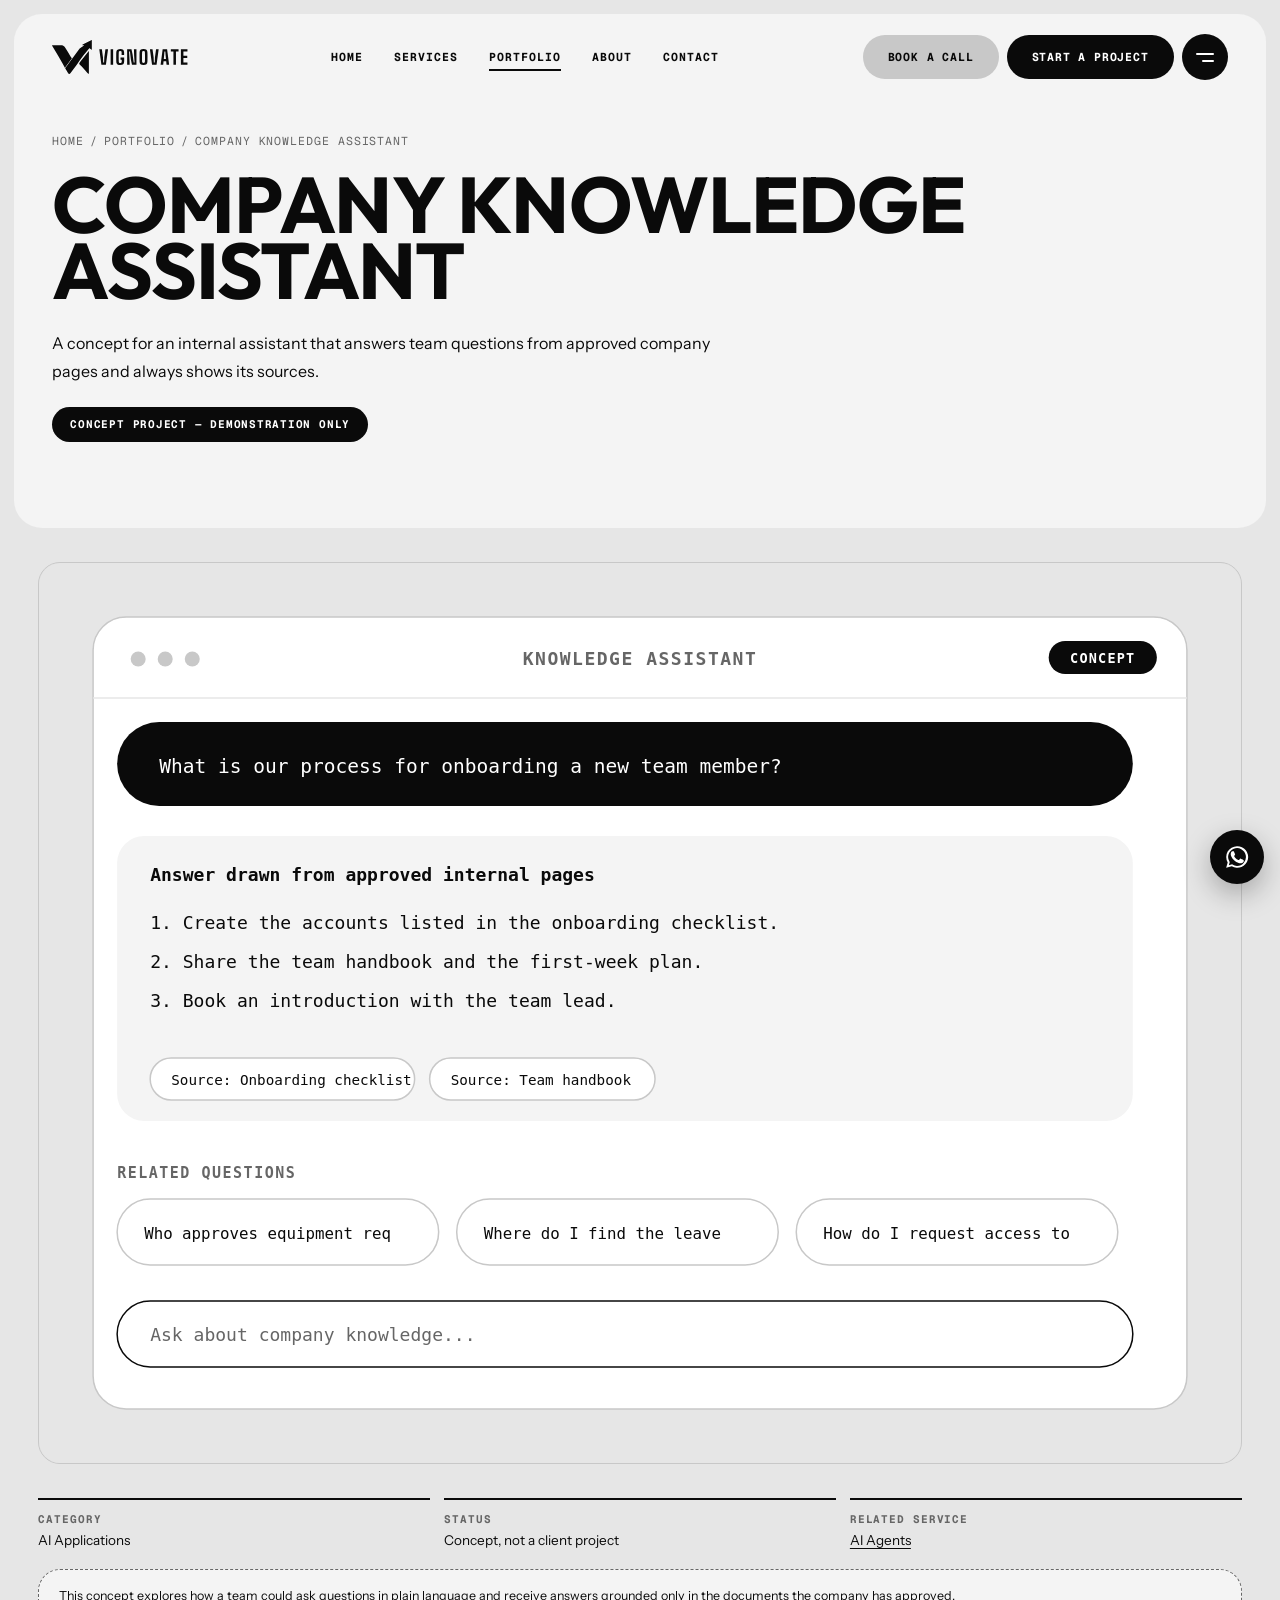
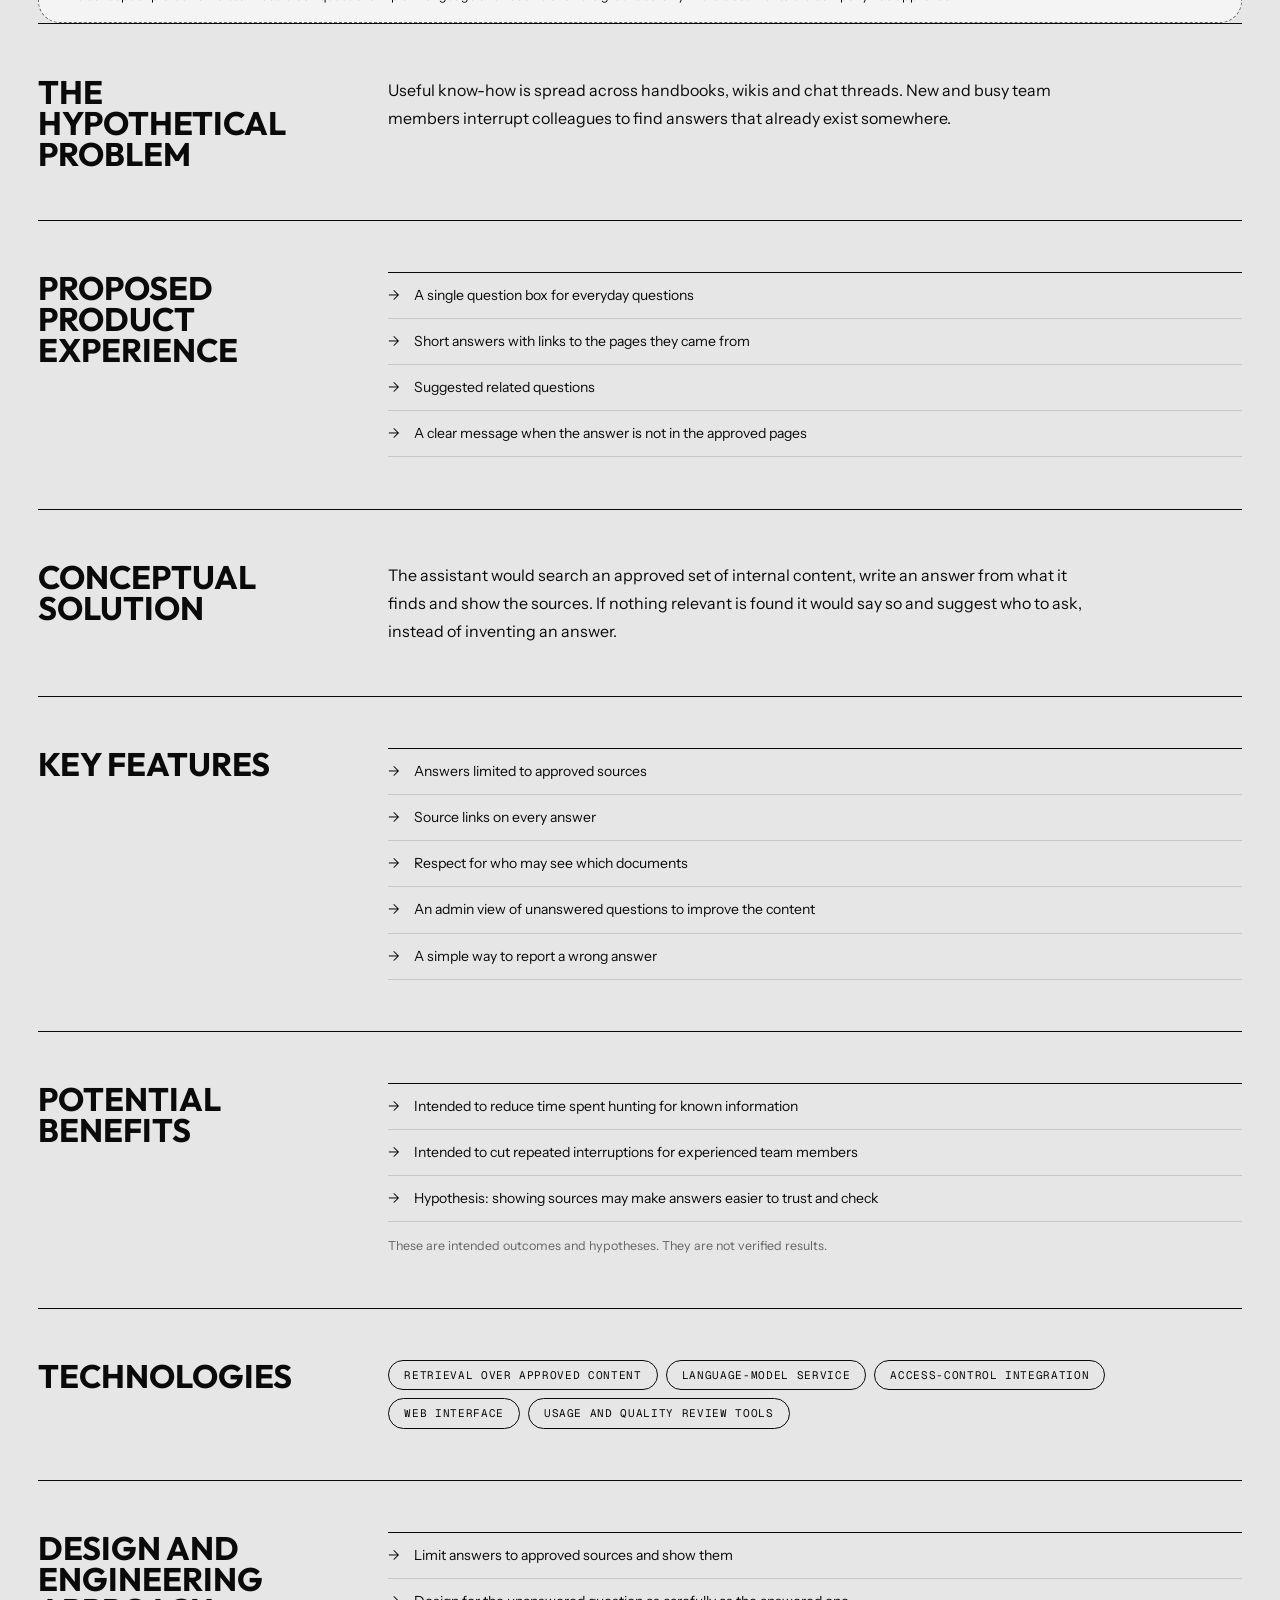
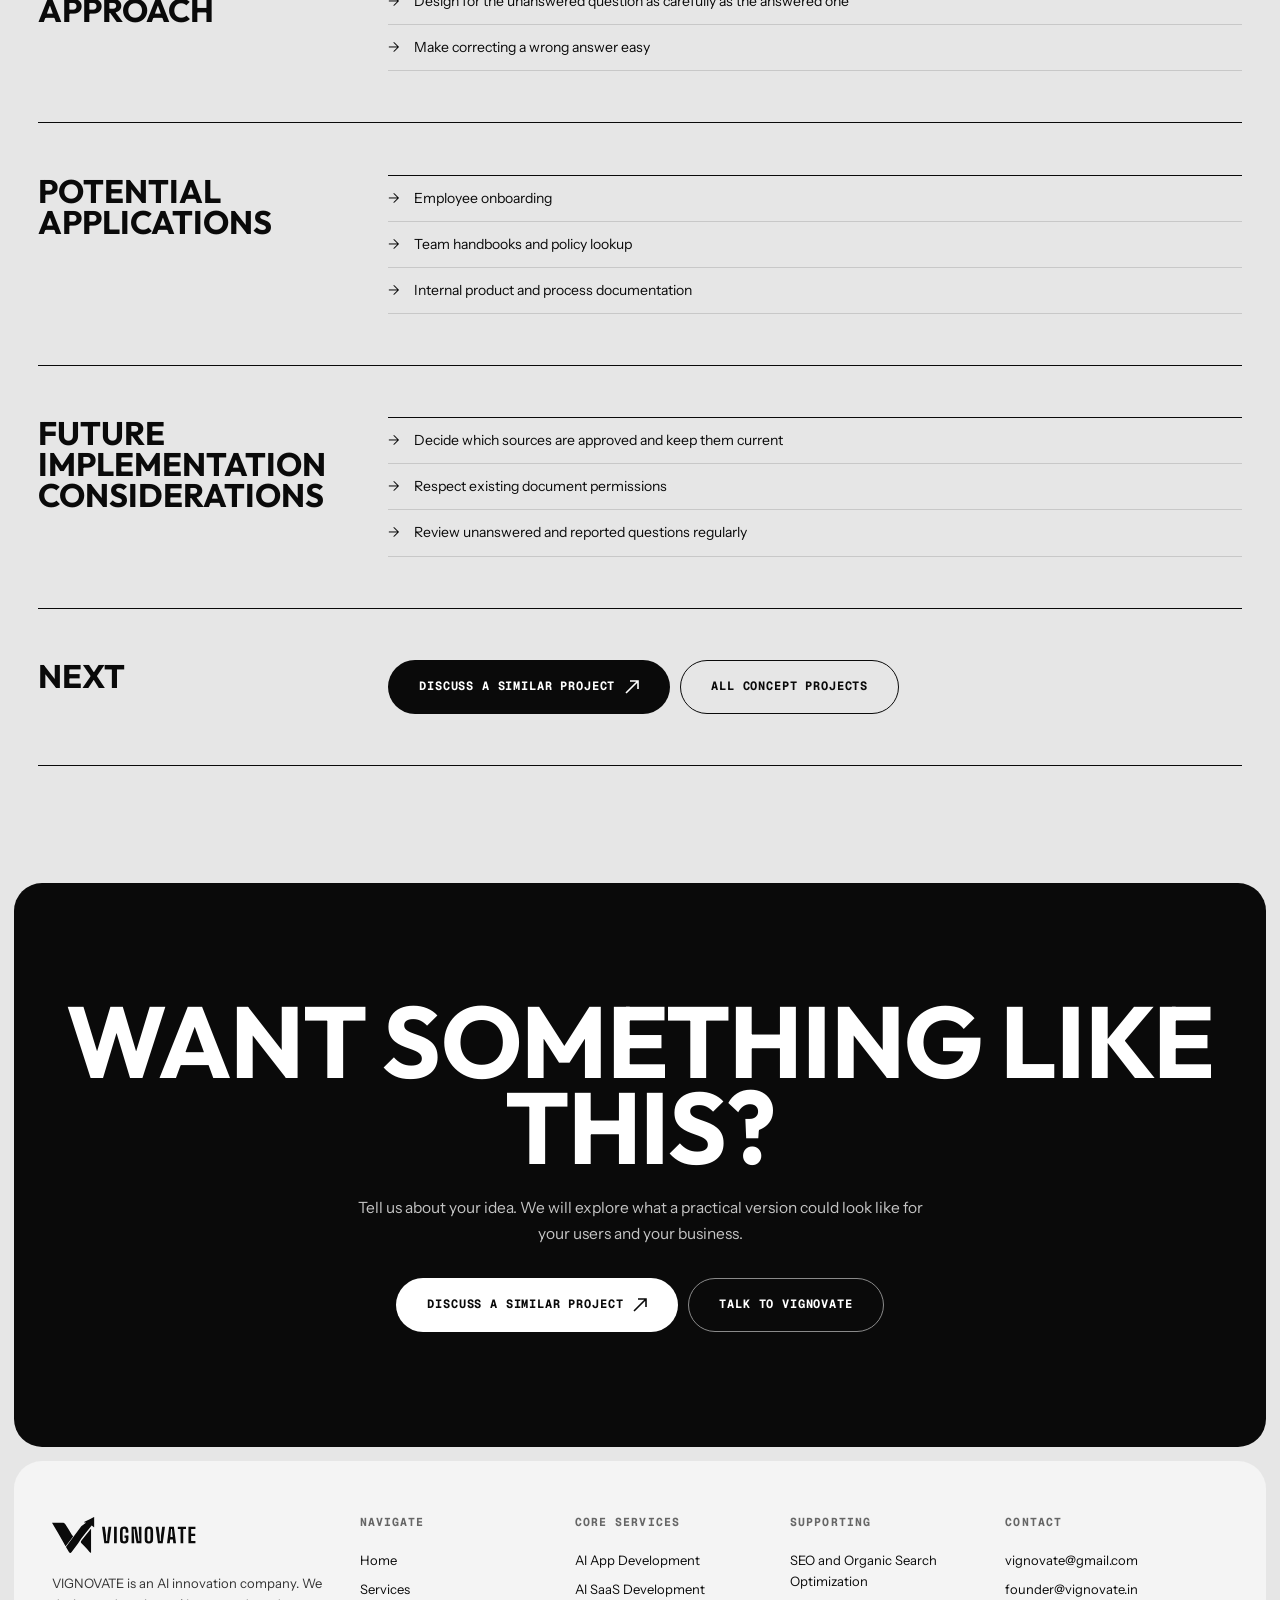
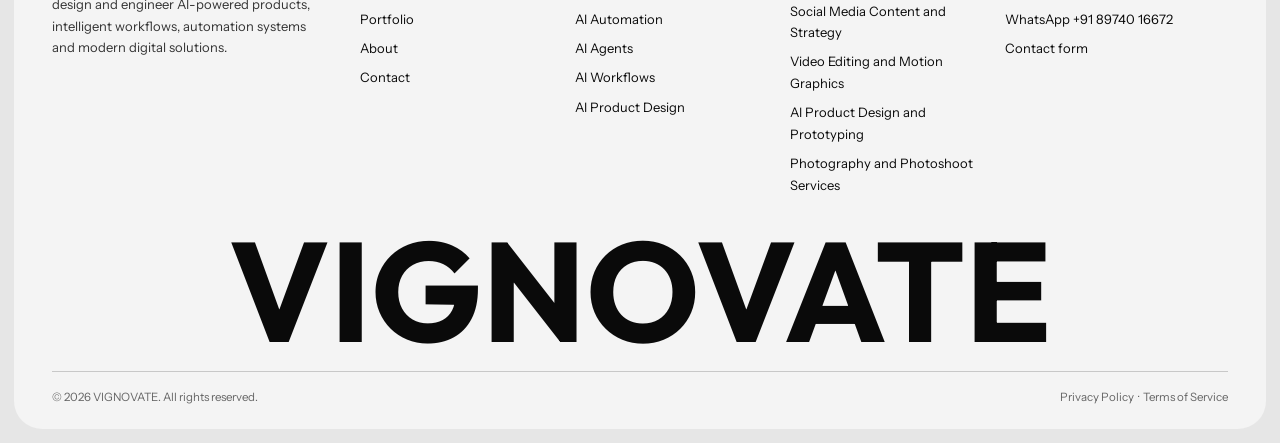
<file: case-studies/ai-knowledge-assistant.html>
<!doctype html>
<html lang="en" class="no-js">
<head>
<meta charset="utf-8">
<meta name="viewport" content="width=device-width,initial-scale=1">
<title>Company Knowledge Assistant | AI Applications | VIGNOVATE</title>
<meta name="description" content="A concept for an internal assistant that answers team questions from approved company pages and always shows its sources.">
<meta name="robots" content="index,follow,max-image-preview:large">
<link rel="canonical" href="https://vignovate.in/case-studies/ai-knowledge-assistant.html">
<meta name="theme-color" content="#E6E6E6">
<meta name="author" content="VIGNOVATE">
<meta property="og:type" content="website"><meta property="og:site_name" content="VIGNOVATE"><meta property="og:locale" content="en_US">
<meta property="og:title" content="Company Knowledge Assistant | AI Applications | VIGNOVATE"><meta property="og:description" content="A concept for an internal assistant that answers team questions from approved company pages and always shows its sources."><meta property="og:url" content="https://vignovate.in/case-studies/ai-knowledge-assistant.html">
<meta property="og:image" content="https://vignovate.in/assets/images/og-image.png"><meta property="og:image:width" content="1200"><meta property="og:image:height" content="630"><meta property="og:image:alt" content="VIGNOVATE, AI Innovation Company">
<meta name="twitter:card" content="summary_large_image"><meta name="twitter:title" content="Company Knowledge Assistant | AI Applications | VIGNOVATE"><meta name="twitter:description" content="A concept for an internal assistant that answers team questions from approved company pages and always shows its sources."><meta name="twitter:image" content="https://vignovate.in/assets/images/og-image.png">
<link rel="icon" href="../assets/logos/favicon.svg" type="image/svg+xml">
<link rel="icon" href="../favicon.ico" sizes="any">
<link rel="apple-touch-icon" href="../assets/icons/apple-touch-icon.png">
<link rel="manifest" href="../manifest.json">
<link rel="preload" href="../assets/fonts/Outfit-Bold.woff" as="font" type="font/woff" crossorigin>
<link rel="preload" href="../assets/fonts/InstrumentSans-Regular.woff" as="font" type="font/woff" crossorigin>
<link rel="stylesheet" href="../assets/css/styles.css">
<link rel="stylesheet" href="../assets/css/animations.css">
<link rel="stylesheet" href="../assets/css/responsive.css">
<script type="application/ld+json">{"@context": "https://schema.org", "@type": "CreativeWork", "name": "Company Knowledge Assistant", "description": "This concept explores how a team could ask questions in plain language and receive answers grounded only in the documents the company has approved.", "creator": {"@type": "Organization", "name": "VIGNOVATE"}, "genre": "AI Applications", "url": "https://vignovate.in/case-studies/ai-knowledge-assistant.html"}</script>
<script type="application/ld+json">{"@context": "https://schema.org", "@type": "BreadcrumbList", "itemListElement": [{"@type": "ListItem", "position": 1, "name": "Home", "item": "https://vignovate.in/"}, {"@type": "ListItem", "position": 2, "name": "Portfolio", "item": "https://vignovate.in/portfolio.html"}, {"@type": "ListItem", "position": 3, "name": "Company Knowledge Assistant", "item": "https://vignovate.in/case-studies/ai-knowledge-assistant.html"}]}</script>
</head>
<body>
<a class="skip" href="#main">Skip to content</a>
<div class="overlay" id="overlay" role="dialog" aria-modal="true" aria-label="Site menu" aria-hidden="true">
<div class="overlay-top"><img src="../assets/logos/logo-white.svg" alt="VIGNOVATE" width="190" height="48"><button class="overlay-close" id="menuClose" type="button" aria-label="Close menu">&times;</button></div>
<nav aria-label="Mobile"><a href="../index.html">Home<small>01</small></a><a href="../services.html">Services<small>02</small></a><a href="../portfolio.html">Portfolio<small>03</small></a><a href="../about.html">About<small>04</small></a><a href="../contact.html">Contact<small>05</small></a></nav>
<div class="overlay-foot"><a href="mailto:vignovate@gmail.com">vignovate@gmail.com</a><span class="static-mail">founder@vignovate.in</span><a href="https://wa.me/918974016672?text=Hello%20VIGNOVATE%2C%20I%27d%20like%20to%20discuss%20an%20AI%20or%20technology%20project." target="_blank" rel="noopener">WhatsApp +91 89740 16672</a></div>
</div>
<header class="panel">
<div class="nav">
<a class="brand" href="../index.html" aria-label="VIGNOVATE home"><img src="../assets/logos/logo-black.svg" alt="VIGNOVATE" width="152" height="38"></a>
<nav class="nav-links" aria-label="Main"><a href="../index.html">Home</a><a href="../services.html">Services</a><a href="../portfolio.html" aria-current=page>Portfolio</a><a href="../about.html">About</a><a href="../contact.html">Contact</a></nav>
<div class="nav-cta"><a class="btn btn-light hide-m" href="../contact.html#book-a-call">Book a Call</a><a class="btn btn-dark hide-m" href="../contact.html">Start a Project</a>
<button class="menu-btn" id="menuBtn" type="button" aria-label="Open menu" aria-haspopup="dialog" aria-expanded="false" aria-controls="overlay"><span></span><span></span></button></div>
</div>

<div class="page-hero wrap-less">
<nav class="crumbs" aria-label="Breadcrumb"><a href="../index.html">Home</a> <span aria-hidden="true">/</span> <a href="../portfolio.html">Portfolio</a> <span aria-hidden="true">/</span> <span aria-current="page">Company Knowledge Assistant</span></nav>
<h1 class="display">Company Knowledge Assistant</h1>
<p class="lead">A concept for an internal assistant that answers team questions from approved company pages and always shows its sources.</p><p class="concept-note" style="margin-top:22px">Concept project — demonstration only</p>
</div>
</header>
<main id="main">
<section class="section" style="padding-top:20px"><div class="wrap">
<figure class="shot rv"><img src="../assets/images/mockups/knowledge.svg" width="800" height="600" alt="Concept mockup: Company Knowledge Assistant. This concept explores how a team could ask questions in plain language and receive answers grounded only in the documents the company has approved." decoding="async"></figure>
<div class="meta-grid rv"><div><span>Category</span>AI Applications</div><div><span>Status</span>Concept, not a client project</div><div><span>Related service</span><a class="link" href="../services/ai-agents.html">AI Agents</a></div></div>
<div class="hypo rv">This concept explores how a team could ask questions in plain language and receive answers grounded only in the documents the company has approved.</div>
<div class="case-block rv"><h2>The hypothetical problem</h2><div><p class="lead">Useful know-how is spread across handbooks, wikis and chat threads. New and busy team members interrupt colleagues to find answers that already exist somewhere.</p></div></div>
<div class="case-block rv"><h2>Proposed product experience</h2><ul class="bullets"><li>A single question box for everyday questions</li><li>Short answers with links to the pages they came from</li><li>Suggested related questions</li><li>A clear message when the answer is not in the approved pages</li></ul></div>
<div class="case-block rv"><h2>Conceptual solution</h2><div><p class="lead">The assistant would search an approved set of internal content, write an answer from what it finds and show the sources. If nothing relevant is found it would say so and suggest who to ask, instead of inventing an answer.</p></div></div>
<div class="case-block rv"><h2>Key features</h2><ul class="bullets"><li>Answers limited to approved sources</li><li>Source links on every answer</li><li>Respect for who may see which documents</li><li>An admin view of unanswered questions to improve the content</li><li>A simple way to report a wrong answer</li></ul></div>
<div class="case-block rv"><h2>Potential benefits</h2><div><ul class="bullets"><li>Intended to reduce time spent hunting for known information</li><li>Intended to cut repeated interruptions for experienced team members</li><li>Hypothesis: showing sources may make answers easier to trust and check</li></ul><p class="mute" style="margin-top:14px;font-size:12.5px">These are intended outcomes and hypotheses. They are not verified results.</p></div></div>
<div class="case-block rv"><h2>Technologies</h2><div class="chips"><span class="pill">Retrieval over approved content</span><span class="pill">Language-model service</span><span class="pill">Access-control integration</span><span class="pill">Web interface</span><span class="pill">Usage and quality review tools</span></div></div>
<div class="case-block rv"><h2>Design and engineering approach</h2><ul class="bullets"><li>Limit answers to approved sources and show them</li><li>Design for the unanswered question as carefully as the answered one</li><li>Make correcting a wrong answer easy</li></ul></div>
<div class="case-block rv"><h2>Potential applications</h2><ul class="bullets"><li>Employee onboarding</li><li>Team handbooks and policy lookup</li><li>Internal product and process documentation</li></ul></div>
<div class="case-block rv"><h2>Future implementation considerations</h2><ul class="bullets"><li>Decide which sources are approved and keep them current</li><li>Respect existing document permissions</li><li>Review unanswered and reported questions regularly</li></ul></div>
<div class="case-block rv" style="border-bottom:1px solid var(--ink)"><h2>Next</h2><div class="hero-btns" style="margin-top:0"><a class="btn btn-dark btn-lg" href="../contact.html?service=AI%20Agents">Discuss a similar project <svg class="arrow" viewBox="0 0 14 14" fill="none" stroke="currentColor" stroke-width="1.6" aria-hidden="true" focusable="false"><path d="M1 13L13 1M5 1h8v8"/></svg></a><a class="btn btn-line btn-lg" href="../portfolio.html">All concept projects</a></div></div>
</div></section>
<section class="cta rv" aria-labelledby="cta-h">
<h2 class="display" id="cta-h">Want something like this?</h2>
<p>Tell us about your idea. We will explore what a practical version could look like for your users and your business.</p>
<div class="btns"><a class="btn btn-white btn-lg" href="../contact.html">Discuss a similar project <svg class="arrow" viewBox="0 0 14 14" fill="none" stroke="currentColor" stroke-width="1.6" aria-hidden="true" focusable="false"><path d="M1 13L13 1M5 1h8v8"/></svg></a><a class="btn btn-line-w btn-lg" href="https://wa.me/918974016672?text=Hello%20VIGNOVATE%2C%20I%27d%20like%20to%20discuss%20an%20AI%20or%20technology%20project." target="_blank" rel="noopener">Talk to VIGNOVATE</a></div>
</section>
</main>
<footer class="panel footer">
<div class="foot-grid">
<div class="foot-brand"><a href="../index.html" aria-label="VIGNOVATE home"><img src="../assets/logos/logo-black.svg" alt="VIGNOVATE" width="152" height="38"></a>
<p>VIGNOVATE is an AI innovation company. We design and engineer AI-powered products, intelligent workflows, automation systems and modern digital solutions.</p></div>
<div><h2>Navigate</h2><a href="../index.html">Home</a><a href="../services.html">Services</a><a href="../portfolio.html">Portfolio</a><a href="../about.html">About</a><a href="../contact.html">Contact</a></div>
<div><h2>Core services</h2><a href="../services/ai-app-development.html">AI App Development</a><a href="../services/ai-saas-development.html">AI SaaS Development</a><a href="../services/ai-automation.html">AI Automation</a><a href="../services/ai-agents.html">AI Agents</a><a href="../services/ai-workflows.html">AI Workflows</a><a href="../services/ai-product-design.html">AI Product Design</a></div>
<div><h2>Supporting</h2><a href="../services/technical-seo.html">SEO and Organic Search Optimization</a><a href="../services/creative-digital-experiences.html">Social Media Content and Strategy</a><a href="../services/creative-digital-experiences.html">Video Editing and Motion Graphics</a><a href="../services/ai-product-design.html">AI Product Design and Prototyping</a><a href="../services/creative-digital-experiences.html">Photography and Photoshoot Services</a></div>
<div><h2>Contact</h2><a href="mailto:vignovate@gmail.com">vignovate@gmail.com</a><span class="static-mail">founder@vignovate.in</span><a href="https://wa.me/918974016672?text=Hello%20VIGNOVATE%2C%20I%27d%20like%20to%20discuss%20an%20AI%20or%20technology%20project." target="_blank" rel="noopener">WhatsApp +91 89740 16672</a><a href="../contact.html">Contact form</a></div>
</div>
<div class="giant" data-fit="fill" aria-hidden="true"><span>VIGNOVATE</span></div>
<div class="foot-bar"><span>&copy; <span id="year">2026</span> VIGNOVATE. All rights reserved.</span><span><a href="../privacy-policy.html">Privacy Policy</a> &nbsp;·&nbsp; <a href="../terms.html">Terms of Service</a></span></div>
</footer>
<a class="float-wa" href="https://wa.me/918974016672?text=Hello%20VIGNOVATE%2C%20I%27d%20like%20to%20discuss%20an%20AI%20or%20technology%20project." target="_blank" rel="noopener" aria-label="Chat with VIGNOVATE on WhatsApp"><svg viewBox="0 0 24 24" fill="currentColor" aria-hidden="true" focusable="false"><path d="M17.5 14.4c-.3-.1-1.7-.8-2-.9-.3-.1-.5-.1-.7.1-.2.3-.8.9-.9 1.1-.2.2-.3.2-.6.1-.3-.1-1.2-.4-2.3-1.4-.9-.8-1.4-1.7-1.6-2-.2-.3 0-.5.1-.6l.4-.5c.1-.2.2-.3.3-.5.1-.2 0-.4 0-.5-.1-.1-.7-1.6-.9-2.2-.2-.6-.5-.5-.7-.5h-.6c-.2 0-.5.1-.8.4-.3.3-1 1-1 2.5s1.1 2.9 1.2 3.1c.1.2 2.1 3.2 5.1 4.5.7.3 1.3.5 1.7.6.7.2 1.4.2 1.9.1.6-.1 1.7-.7 2-1.4.2-.7.2-1.3.2-1.4-.1-.1-.3-.2-.6-.3z"/><path d="M12 2a10 10 0 0 0-8.6 15L2 22l5.2-1.4A10 10 0 1 0 12 2zm0 18.2c-1.5 0-3-.4-4.2-1.2l-.3-.2-3 .8.8-2.9-.2-.3A8.2 8.2 0 1 1 12 20.2z"/></svg></a>
<script src="../assets/js/config.js" defer></script>
<script src="../assets/js/main.js" defer></script>
<script src="../assets/js/navigation.js" defer></script>
</body>
</html>
</file>
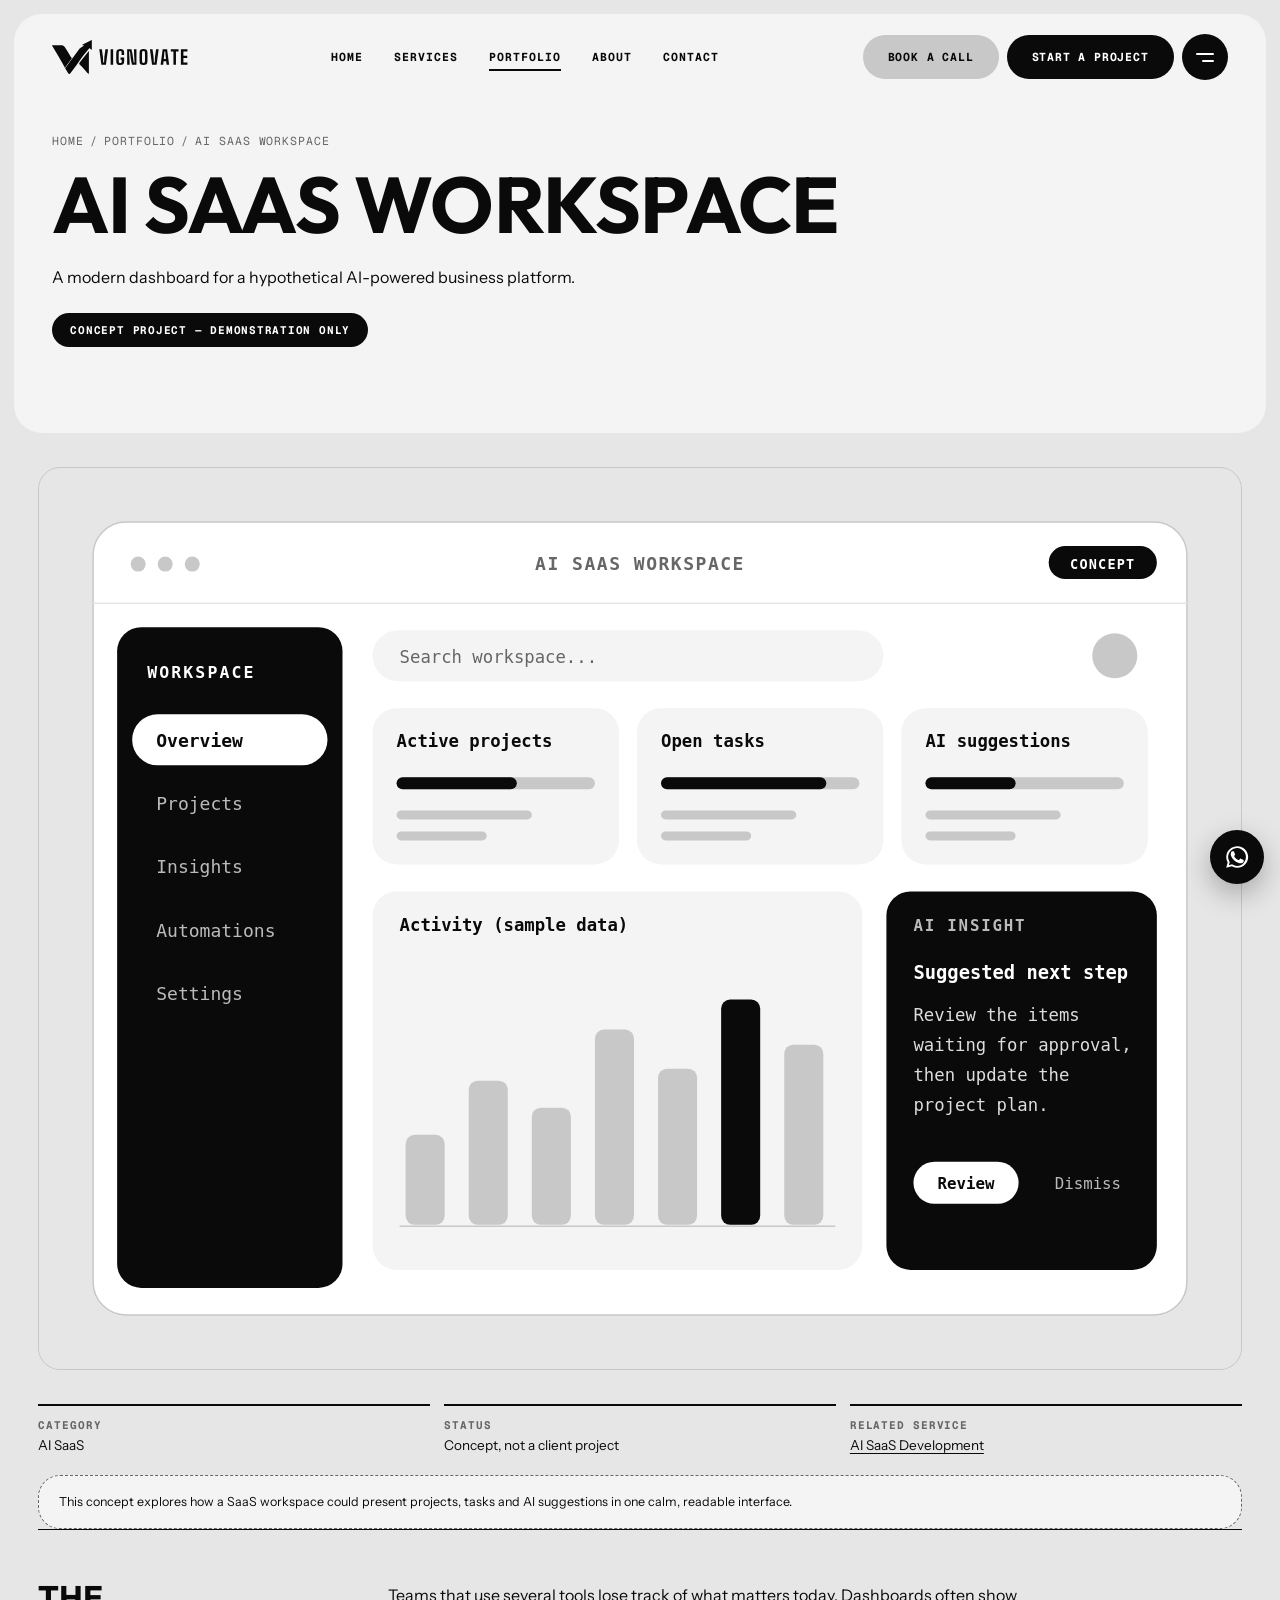
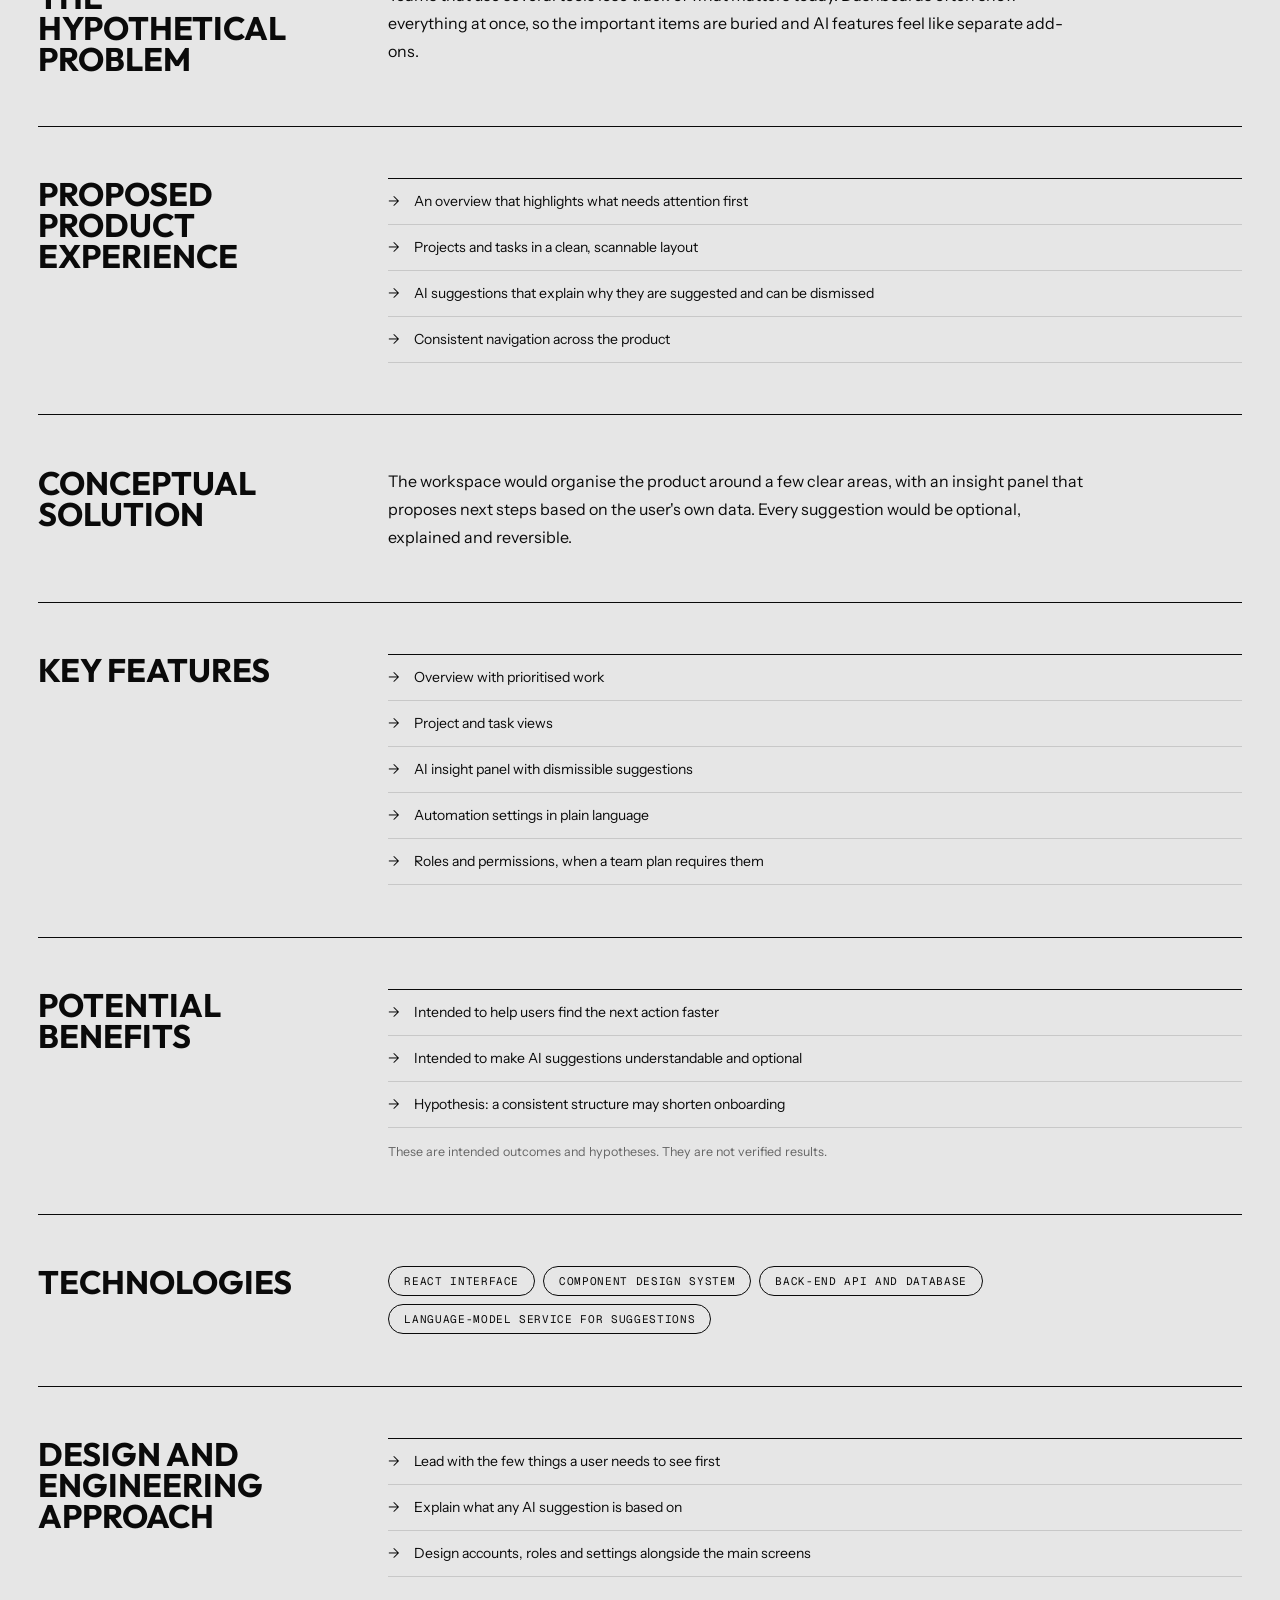
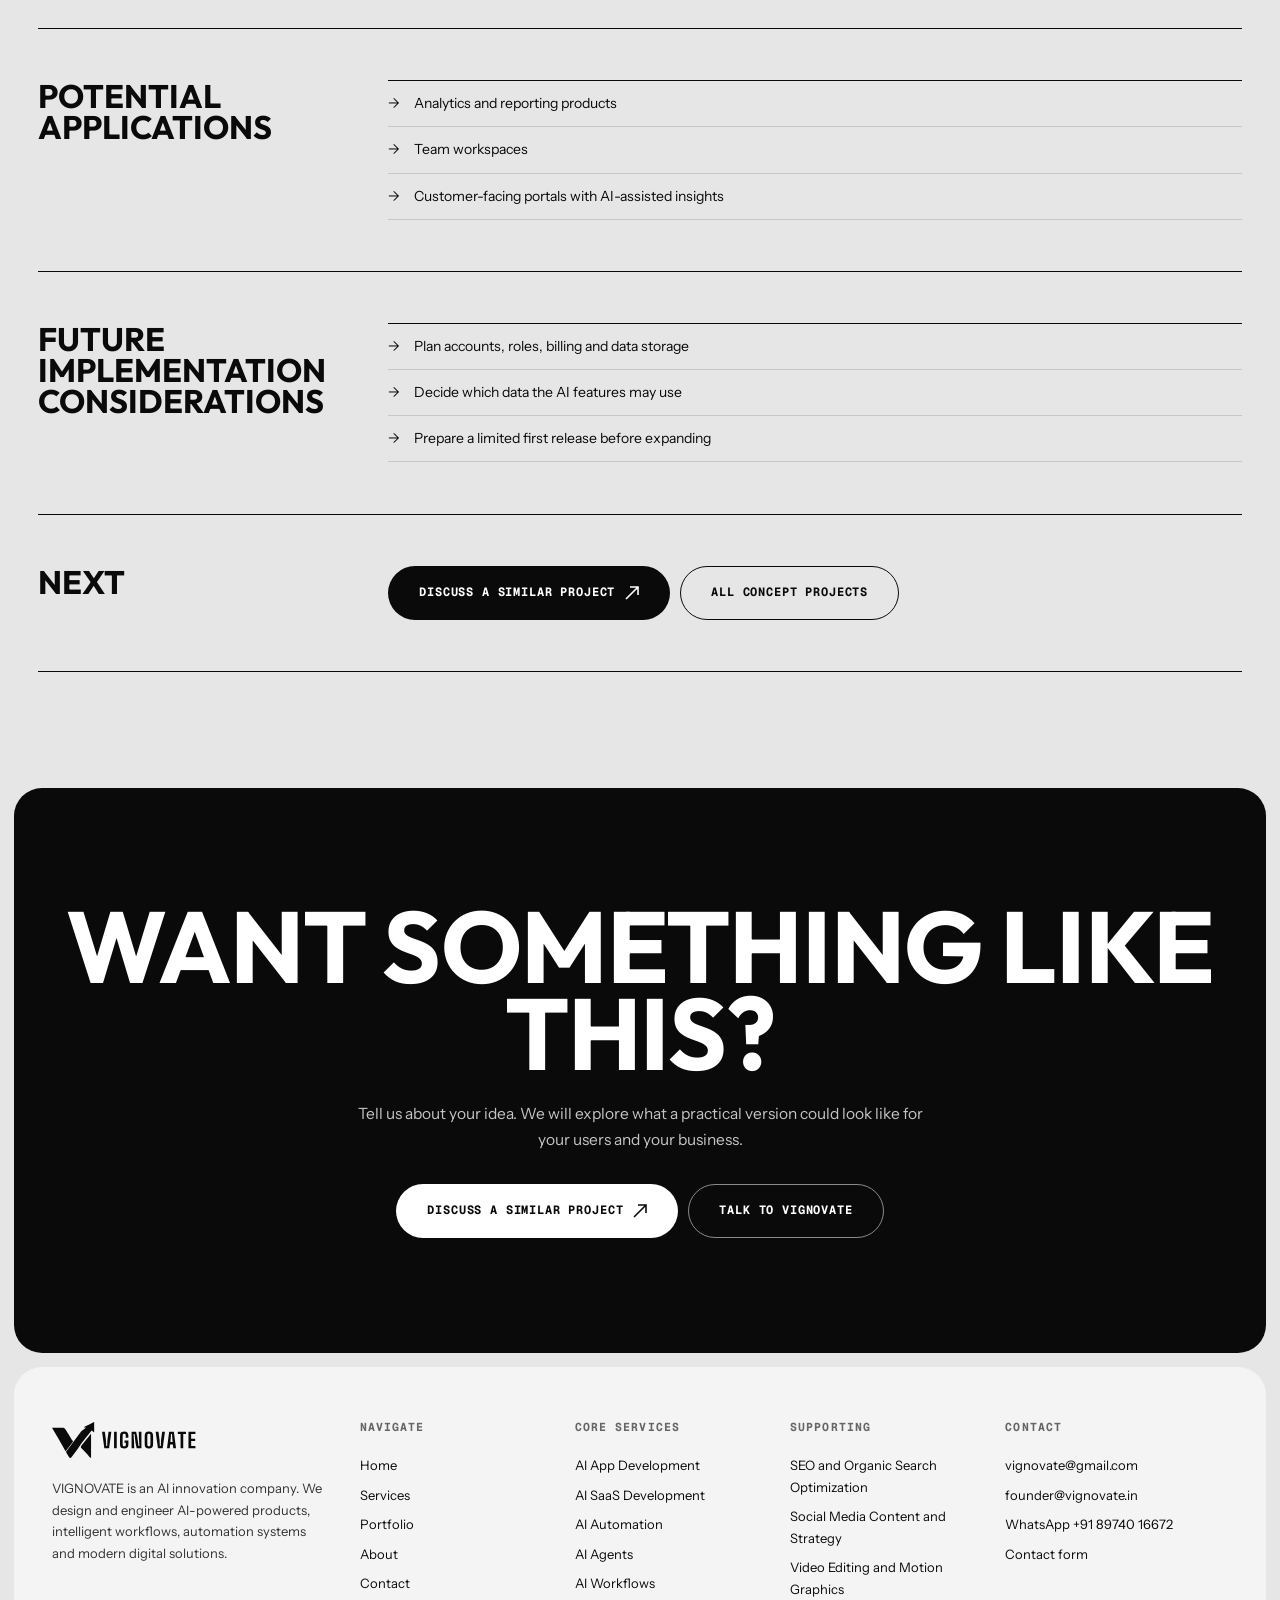
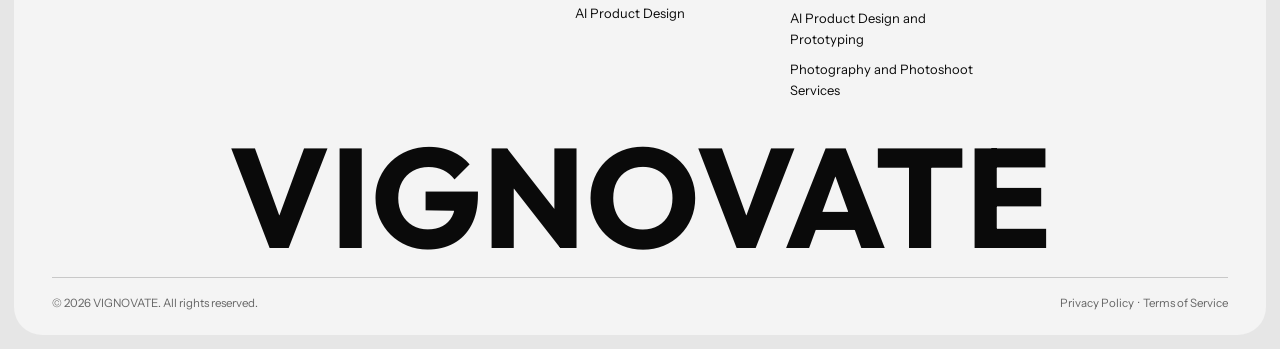
<file: case-studies/ai-saas-dashboard.html>
<!doctype html>
<html lang="en" class="no-js">
<head>
<meta charset="utf-8">
<meta name="viewport" content="width=device-width,initial-scale=1">
<title>AI SaaS Workspace | AI SaaS | VIGNOVATE</title>
<meta name="description" content="A modern dashboard for a hypothetical AI-powered business platform.">
<meta name="robots" content="index,follow,max-image-preview:large">
<link rel="canonical" href="https://vignovate.in/case-studies/ai-saas-dashboard.html">
<meta name="theme-color" content="#E6E6E6">
<meta name="author" content="VIGNOVATE">
<meta property="og:type" content="website"><meta property="og:site_name" content="VIGNOVATE"><meta property="og:locale" content="en_US">
<meta property="og:title" content="AI SaaS Workspace | AI SaaS | VIGNOVATE"><meta property="og:description" content="A modern dashboard for a hypothetical AI-powered business platform."><meta property="og:url" content="https://vignovate.in/case-studies/ai-saas-dashboard.html">
<meta property="og:image" content="https://vignovate.in/assets/images/og-image.png"><meta property="og:image:width" content="1200"><meta property="og:image:height" content="630"><meta property="og:image:alt" content="VIGNOVATE, AI Innovation Company">
<meta name="twitter:card" content="summary_large_image"><meta name="twitter:title" content="AI SaaS Workspace | AI SaaS | VIGNOVATE"><meta name="twitter:description" content="A modern dashboard for a hypothetical AI-powered business platform."><meta name="twitter:image" content="https://vignovate.in/assets/images/og-image.png">
<link rel="icon" href="../assets/logos/favicon.svg" type="image/svg+xml">
<link rel="icon" href="../favicon.ico" sizes="any">
<link rel="apple-touch-icon" href="../assets/icons/apple-touch-icon.png">
<link rel="manifest" href="../manifest.json">
<link rel="preload" href="../assets/fonts/Outfit-Bold.woff" as="font" type="font/woff" crossorigin>
<link rel="preload" href="../assets/fonts/InstrumentSans-Regular.woff" as="font" type="font/woff" crossorigin>
<link rel="stylesheet" href="../assets/css/styles.css">
<link rel="stylesheet" href="../assets/css/animations.css">
<link rel="stylesheet" href="../assets/css/responsive.css">
<script type="application/ld+json">{"@context": "https://schema.org", "@type": "CreativeWork", "name": "AI SaaS Workspace", "description": "This concept explores how a SaaS workspace could present projects, tasks and AI suggestions in one calm, readable interface.", "creator": {"@type": "Organization", "name": "VIGNOVATE"}, "genre": "AI SaaS", "url": "https://vignovate.in/case-studies/ai-saas-dashboard.html"}</script>
<script type="application/ld+json">{"@context": "https://schema.org", "@type": "BreadcrumbList", "itemListElement": [{"@type": "ListItem", "position": 1, "name": "Home", "item": "https://vignovate.in/"}, {"@type": "ListItem", "position": 2, "name": "Portfolio", "item": "https://vignovate.in/portfolio.html"}, {"@type": "ListItem", "position": 3, "name": "AI SaaS Workspace", "item": "https://vignovate.in/case-studies/ai-saas-dashboard.html"}]}</script>
</head>
<body>
<a class="skip" href="#main">Skip to content</a>
<div class="overlay" id="overlay" role="dialog" aria-modal="true" aria-label="Site menu" aria-hidden="true">
<div class="overlay-top"><img src="../assets/logos/logo-white.svg" alt="VIGNOVATE" width="190" height="48"><button class="overlay-close" id="menuClose" type="button" aria-label="Close menu">&times;</button></div>
<nav aria-label="Mobile"><a href="../index.html">Home<small>01</small></a><a href="../services.html">Services<small>02</small></a><a href="../portfolio.html">Portfolio<small>03</small></a><a href="../about.html">About<small>04</small></a><a href="../contact.html">Contact<small>05</small></a></nav>
<div class="overlay-foot"><a href="mailto:vignovate@gmail.com">vignovate@gmail.com</a><span class="static-mail">founder@vignovate.in</span><a href="https://wa.me/918974016672?text=Hello%20VIGNOVATE%2C%20I%27d%20like%20to%20discuss%20an%20AI%20or%20technology%20project." target="_blank" rel="noopener">WhatsApp +91 89740 16672</a></div>
</div>
<header class="panel">
<div class="nav">
<a class="brand" href="../index.html" aria-label="VIGNOVATE home"><img src="../assets/logos/logo-black.svg" alt="VIGNOVATE" width="152" height="38"></a>
<nav class="nav-links" aria-label="Main"><a href="../index.html">Home</a><a href="../services.html">Services</a><a href="../portfolio.html" aria-current=page>Portfolio</a><a href="../about.html">About</a><a href="../contact.html">Contact</a></nav>
<div class="nav-cta"><a class="btn btn-light hide-m" href="../contact.html#book-a-call">Book a Call</a><a class="btn btn-dark hide-m" href="../contact.html">Start a Project</a>
<button class="menu-btn" id="menuBtn" type="button" aria-label="Open menu" aria-haspopup="dialog" aria-expanded="false" aria-controls="overlay"><span></span><span></span></button></div>
</div>

<div class="page-hero wrap-less">
<nav class="crumbs" aria-label="Breadcrumb"><a href="../index.html">Home</a> <span aria-hidden="true">/</span> <a href="../portfolio.html">Portfolio</a> <span aria-hidden="true">/</span> <span aria-current="page">AI SaaS Workspace</span></nav>
<h1 class="display">AI SaaS Workspace</h1>
<p class="lead">A modern dashboard for a hypothetical AI-powered business platform.</p><p class="concept-note" style="margin-top:22px">Concept project — demonstration only</p>
</div>
</header>
<main id="main">
<section class="section" style="padding-top:20px"><div class="wrap">
<figure class="shot rv"><img src="../assets/images/mockups/dashboard.svg" width="800" height="600" alt="Concept mockup: AI SaaS Workspace. This concept explores how a SaaS workspace could present projects, tasks and AI suggestions in one calm, readable interface." decoding="async"></figure>
<div class="meta-grid rv"><div><span>Category</span>AI SaaS</div><div><span>Status</span>Concept, not a client project</div><div><span>Related service</span><a class="link" href="../services/ai-saas-development.html">AI SaaS Development</a></div></div>
<div class="hypo rv">This concept explores how a SaaS workspace could present projects, tasks and AI suggestions in one calm, readable interface.</div>
<div class="case-block rv"><h2>The hypothetical problem</h2><div><p class="lead">Teams that use several tools lose track of what matters today. Dashboards often show everything at once, so the important items are buried and AI features feel like separate add-ons.</p></div></div>
<div class="case-block rv"><h2>Proposed product experience</h2><ul class="bullets"><li>An overview that highlights what needs attention first</li><li>Projects and tasks in a clean, scannable layout</li><li>AI suggestions that explain why they are suggested and can be dismissed</li><li>Consistent navigation across the product</li></ul></div>
<div class="case-block rv"><h2>Conceptual solution</h2><div><p class="lead">The workspace would organise the product around a few clear areas, with an insight panel that proposes next steps based on the user&#x27;s own data. Every suggestion would be optional, explained and reversible.</p></div></div>
<div class="case-block rv"><h2>Key features</h2><ul class="bullets"><li>Overview with prioritised work</li><li>Project and task views</li><li>AI insight panel with dismissible suggestions</li><li>Automation settings in plain language</li><li>Roles and permissions, when a team plan requires them</li></ul></div>
<div class="case-block rv"><h2>Potential benefits</h2><div><ul class="bullets"><li>Intended to help users find the next action faster</li><li>Intended to make AI suggestions understandable and optional</li><li>Hypothesis: a consistent structure may shorten onboarding</li></ul><p class="mute" style="margin-top:14px;font-size:12.5px">These are intended outcomes and hypotheses. They are not verified results.</p></div></div>
<div class="case-block rv"><h2>Technologies</h2><div class="chips"><span class="pill">React interface</span><span class="pill">Component design system</span><span class="pill">Back-end API and database</span><span class="pill">Language-model service for suggestions</span></div></div>
<div class="case-block rv"><h2>Design and engineering approach</h2><ul class="bullets"><li>Lead with the few things a user needs to see first</li><li>Explain what any AI suggestion is based on</li><li>Design accounts, roles and settings alongside the main screens</li></ul></div>
<div class="case-block rv"><h2>Potential applications</h2><ul class="bullets"><li>Analytics and reporting products</li><li>Team workspaces</li><li>Customer-facing portals with AI-assisted insights</li></ul></div>
<div class="case-block rv"><h2>Future implementation considerations</h2><ul class="bullets"><li>Plan accounts, roles, billing and data storage</li><li>Decide which data the AI features may use</li><li>Prepare a limited first release before expanding</li></ul></div>
<div class="case-block rv" style="border-bottom:1px solid var(--ink)"><h2>Next</h2><div class="hero-btns" style="margin-top:0"><a class="btn btn-dark btn-lg" href="../contact.html?service=AI%20SaaS%20Development">Discuss a similar project <svg class="arrow" viewBox="0 0 14 14" fill="none" stroke="currentColor" stroke-width="1.6" aria-hidden="true" focusable="false"><path d="M1 13L13 1M5 1h8v8"/></svg></a><a class="btn btn-line btn-lg" href="../portfolio.html">All concept projects</a></div></div>
</div></section>
<section class="cta rv" aria-labelledby="cta-h">
<h2 class="display" id="cta-h">Want something like this?</h2>
<p>Tell us about your idea. We will explore what a practical version could look like for your users and your business.</p>
<div class="btns"><a class="btn btn-white btn-lg" href="../contact.html">Discuss a similar project <svg class="arrow" viewBox="0 0 14 14" fill="none" stroke="currentColor" stroke-width="1.6" aria-hidden="true" focusable="false"><path d="M1 13L13 1M5 1h8v8"/></svg></a><a class="btn btn-line-w btn-lg" href="https://wa.me/918974016672?text=Hello%20VIGNOVATE%2C%20I%27d%20like%20to%20discuss%20an%20AI%20or%20technology%20project." target="_blank" rel="noopener">Talk to VIGNOVATE</a></div>
</section>
</main>
<footer class="panel footer">
<div class="foot-grid">
<div class="foot-brand"><a href="../index.html" aria-label="VIGNOVATE home"><img src="../assets/logos/logo-black.svg" alt="VIGNOVATE" width="152" height="38"></a>
<p>VIGNOVATE is an AI innovation company. We design and engineer AI-powered products, intelligent workflows, automation systems and modern digital solutions.</p></div>
<div><h2>Navigate</h2><a href="../index.html">Home</a><a href="../services.html">Services</a><a href="../portfolio.html">Portfolio</a><a href="../about.html">About</a><a href="../contact.html">Contact</a></div>
<div><h2>Core services</h2><a href="../services/ai-app-development.html">AI App Development</a><a href="../services/ai-saas-development.html">AI SaaS Development</a><a href="../services/ai-automation.html">AI Automation</a><a href="../services/ai-agents.html">AI Agents</a><a href="../services/ai-workflows.html">AI Workflows</a><a href="../services/ai-product-design.html">AI Product Design</a></div>
<div><h2>Supporting</h2><a href="../services/technical-seo.html">SEO and Organic Search Optimization</a><a href="../services/creative-digital-experiences.html">Social Media Content and Strategy</a><a href="../services/creative-digital-experiences.html">Video Editing and Motion Graphics</a><a href="../services/ai-product-design.html">AI Product Design and Prototyping</a><a href="../services/creative-digital-experiences.html">Photography and Photoshoot Services</a></div>
<div><h2>Contact</h2><a href="mailto:vignovate@gmail.com">vignovate@gmail.com</a><span class="static-mail">founder@vignovate.in</span><a href="https://wa.me/918974016672?text=Hello%20VIGNOVATE%2C%20I%27d%20like%20to%20discuss%20an%20AI%20or%20technology%20project." target="_blank" rel="noopener">WhatsApp +91 89740 16672</a><a href="../contact.html">Contact form</a></div>
</div>
<div class="giant" data-fit="fill" aria-hidden="true"><span>VIGNOVATE</span></div>
<div class="foot-bar"><span>&copy; <span id="year">2026</span> VIGNOVATE. All rights reserved.</span><span><a href="../privacy-policy.html">Privacy Policy</a> &nbsp;·&nbsp; <a href="../terms.html">Terms of Service</a></span></div>
</footer>
<a class="float-wa" href="https://wa.me/918974016672?text=Hello%20VIGNOVATE%2C%20I%27d%20like%20to%20discuss%20an%20AI%20or%20technology%20project." target="_blank" rel="noopener" aria-label="Chat with VIGNOVATE on WhatsApp"><svg viewBox="0 0 24 24" fill="currentColor" aria-hidden="true" focusable="false"><path d="M17.5 14.4c-.3-.1-1.7-.8-2-.9-.3-.1-.5-.1-.7.1-.2.3-.8.9-.9 1.1-.2.2-.3.2-.6.1-.3-.1-1.2-.4-2.3-1.4-.9-.8-1.4-1.7-1.6-2-.2-.3 0-.5.1-.6l.4-.5c.1-.2.2-.3.3-.5.1-.2 0-.4 0-.5-.1-.1-.7-1.6-.9-2.2-.2-.6-.5-.5-.7-.5h-.6c-.2 0-.5.1-.8.4-.3.3-1 1-1 2.5s1.1 2.9 1.2 3.1c.1.2 2.1 3.2 5.1 4.5.7.3 1.3.5 1.7.6.7.2 1.4.2 1.9.1.6-.1 1.7-.7 2-1.4.2-.7.2-1.3.2-1.4-.1-.1-.3-.2-.6-.3z"/><path d="M12 2a10 10 0 0 0-8.6 15L2 22l5.2-1.4A10 10 0 1 0 12 2zm0 18.2c-1.5 0-3-.4-4.2-1.2l-.3-.2-3 .8.8-2.9-.2-.3A8.2 8.2 0 1 1 12 20.2z"/></svg></a>
<script src="../assets/js/config.js" defer></script>
<script src="../assets/js/main.js" defer></script>
<script src="../assets/js/navigation.js" defer></script>
</body>
</html>
</file>
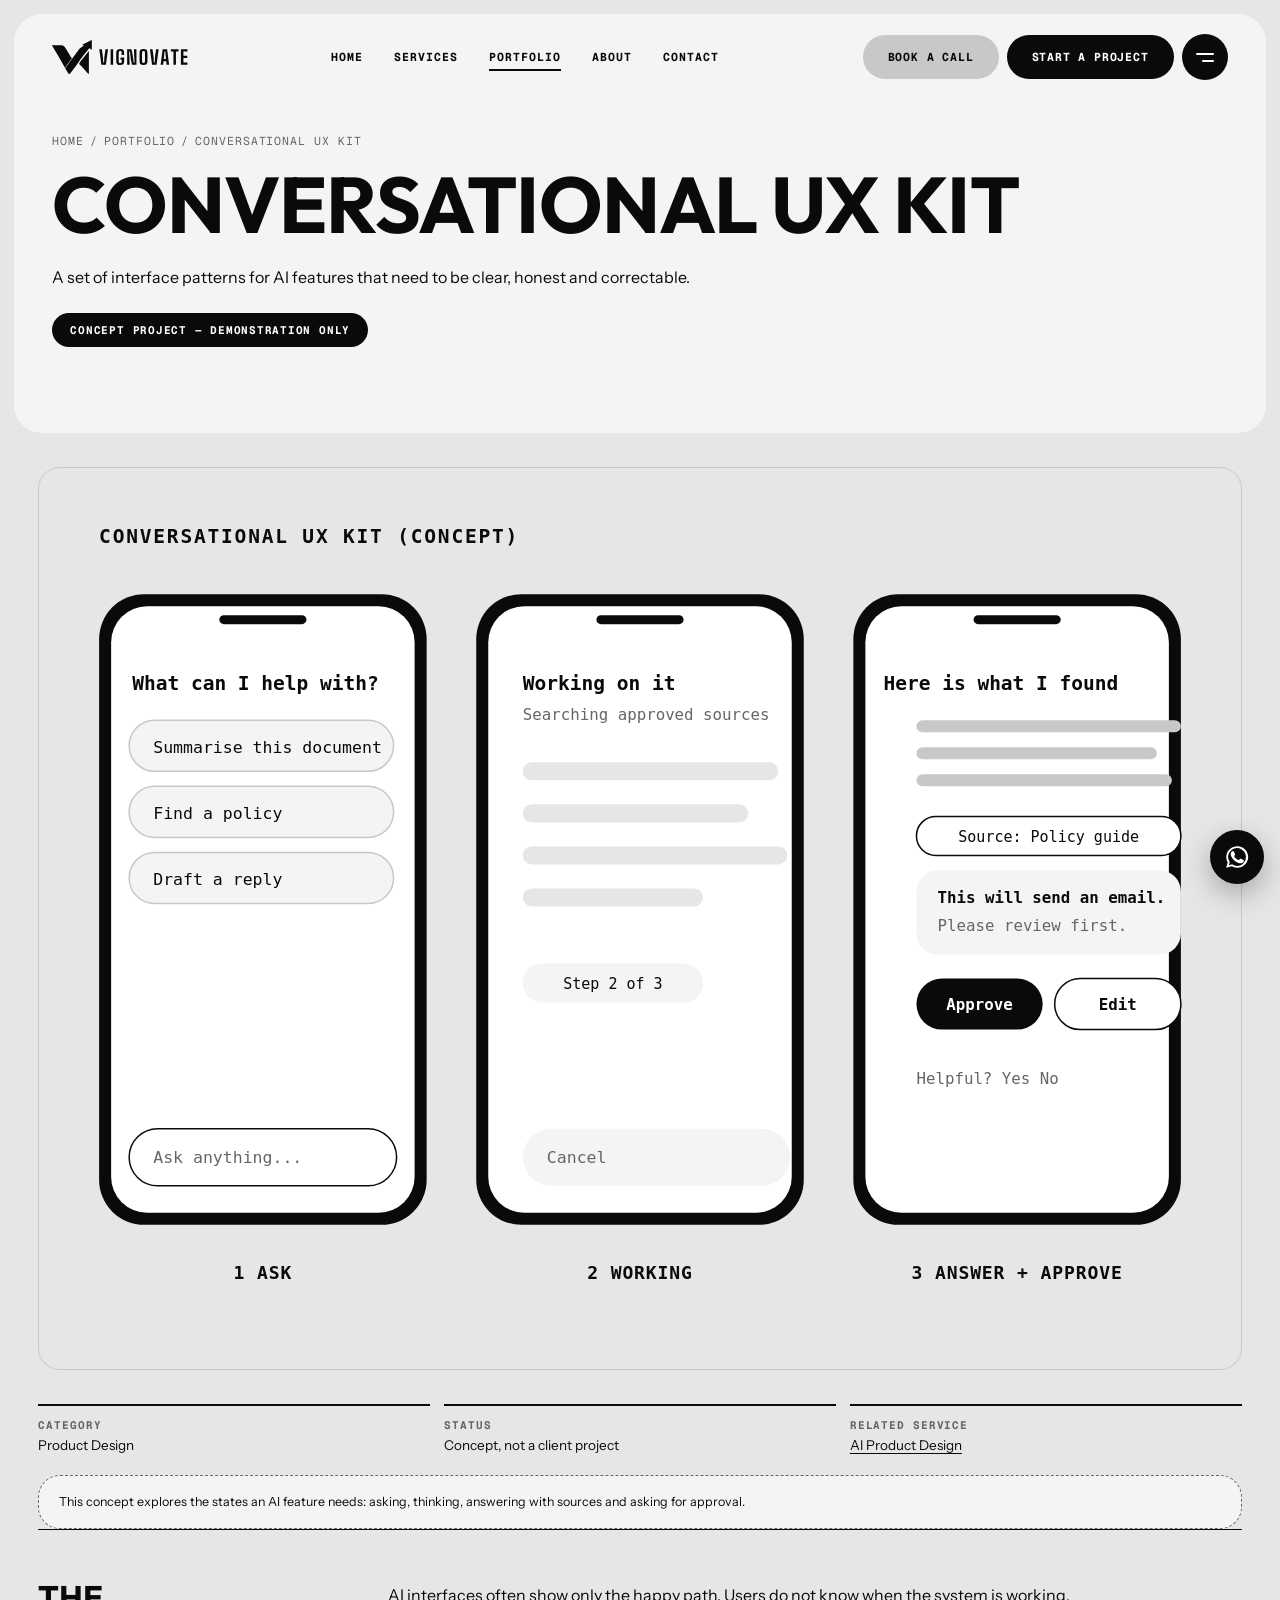
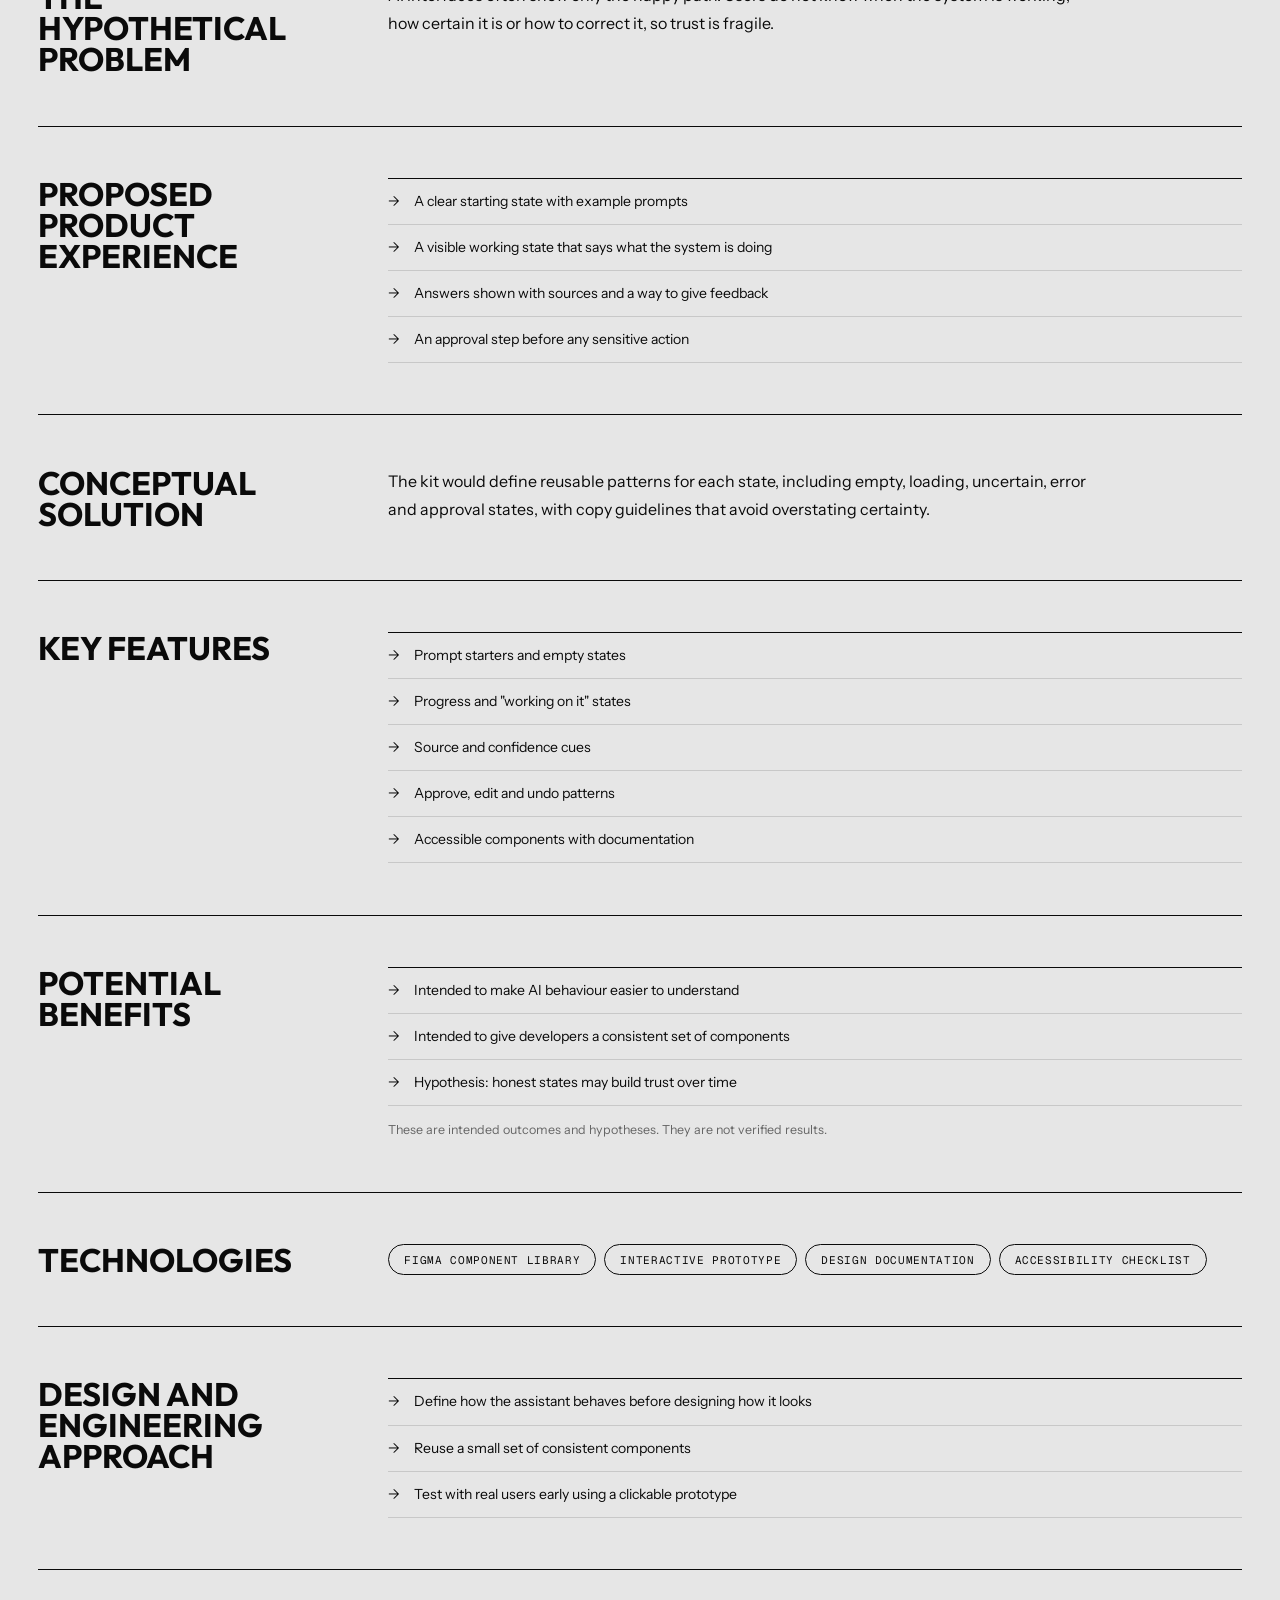
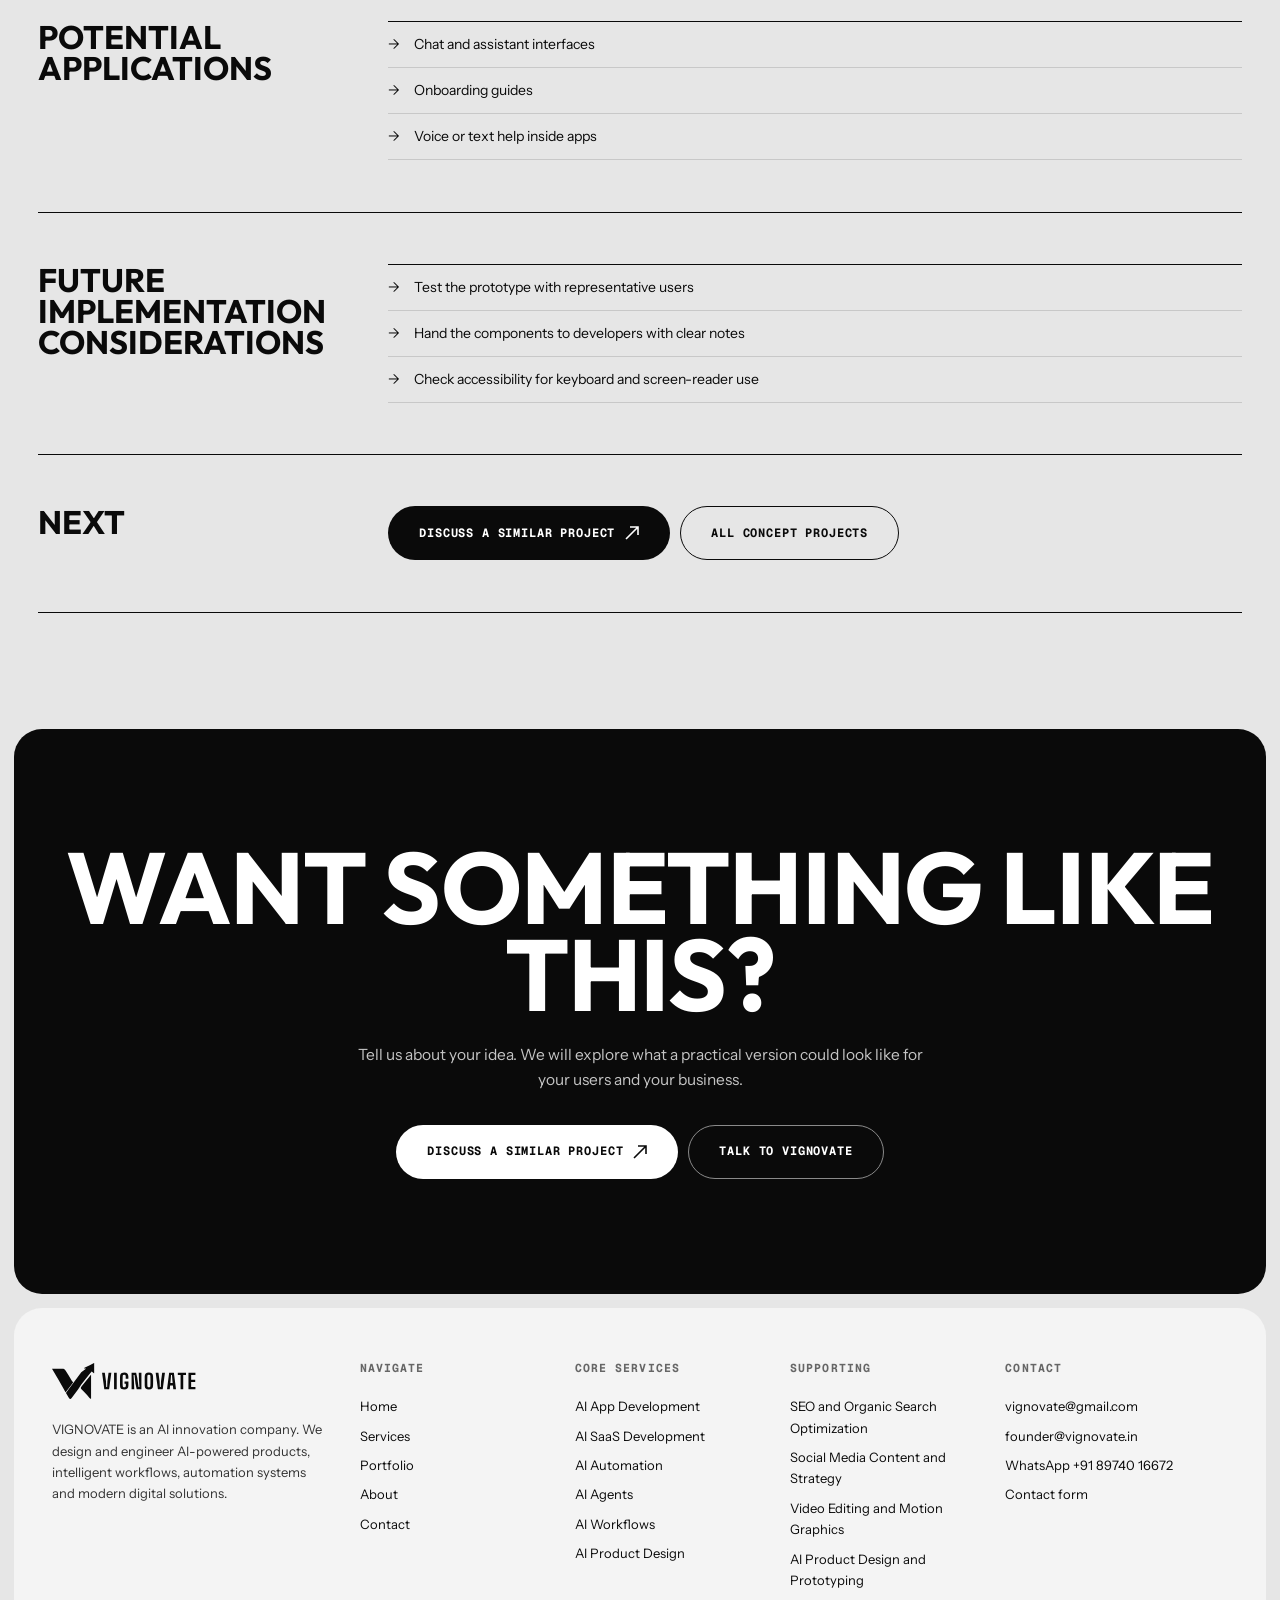
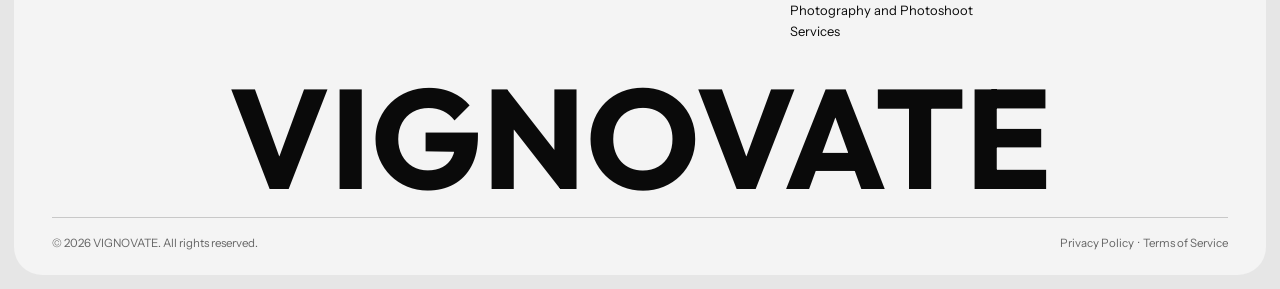
<file: case-studies/conversational-ux-kit.html>
<!doctype html>
<html lang="en" class="no-js">
<head>
<meta charset="utf-8">
<meta name="viewport" content="width=device-width,initial-scale=1">
<title>Conversational UX Kit | Product Design | VIGNOVATE</title>
<meta name="description" content="A set of interface patterns for AI features that need to be clear, honest and correctable.">
<meta name="robots" content="index,follow,max-image-preview:large">
<link rel="canonical" href="https://vignovate.in/case-studies/conversational-ux-kit.html">
<meta name="theme-color" content="#E6E6E6">
<meta name="author" content="VIGNOVATE">
<meta property="og:type" content="website"><meta property="og:site_name" content="VIGNOVATE"><meta property="og:locale" content="en_US">
<meta property="og:title" content="Conversational UX Kit | Product Design | VIGNOVATE"><meta property="og:description" content="A set of interface patterns for AI features that need to be clear, honest and correctable."><meta property="og:url" content="https://vignovate.in/case-studies/conversational-ux-kit.html">
<meta property="og:image" content="https://vignovate.in/assets/images/og-image.png"><meta property="og:image:width" content="1200"><meta property="og:image:height" content="630"><meta property="og:image:alt" content="VIGNOVATE, AI Innovation Company">
<meta name="twitter:card" content="summary_large_image"><meta name="twitter:title" content="Conversational UX Kit | Product Design | VIGNOVATE"><meta name="twitter:description" content="A set of interface patterns for AI features that need to be clear, honest and correctable."><meta name="twitter:image" content="https://vignovate.in/assets/images/og-image.png">
<link rel="icon" href="../assets/logos/favicon.svg" type="image/svg+xml">
<link rel="icon" href="../favicon.ico" sizes="any">
<link rel="apple-touch-icon" href="../assets/icons/apple-touch-icon.png">
<link rel="manifest" href="../manifest.json">
<link rel="preload" href="../assets/fonts/Outfit-Bold.woff" as="font" type="font/woff" crossorigin>
<link rel="preload" href="../assets/fonts/InstrumentSans-Regular.woff" as="font" type="font/woff" crossorigin>
<link rel="stylesheet" href="../assets/css/styles.css">
<link rel="stylesheet" href="../assets/css/animations.css">
<link rel="stylesheet" href="../assets/css/responsive.css">
<script type="application/ld+json">{"@context": "https://schema.org", "@type": "CreativeWork", "name": "Conversational UX Kit", "description": "This concept explores the states an AI feature needs: asking, thinking, answering with sources and asking for approval.", "creator": {"@type": "Organization", "name": "VIGNOVATE"}, "genre": "Product Design", "url": "https://vignovate.in/case-studies/conversational-ux-kit.html"}</script>
<script type="application/ld+json">{"@context": "https://schema.org", "@type": "BreadcrumbList", "itemListElement": [{"@type": "ListItem", "position": 1, "name": "Home", "item": "https://vignovate.in/"}, {"@type": "ListItem", "position": 2, "name": "Portfolio", "item": "https://vignovate.in/portfolio.html"}, {"@type": "ListItem", "position": 3, "name": "Conversational UX Kit", "item": "https://vignovate.in/case-studies/conversational-ux-kit.html"}]}</script>
</head>
<body>
<a class="skip" href="#main">Skip to content</a>
<div class="overlay" id="overlay" role="dialog" aria-modal="true" aria-label="Site menu" aria-hidden="true">
<div class="overlay-top"><img src="../assets/logos/logo-white.svg" alt="VIGNOVATE" width="190" height="48"><button class="overlay-close" id="menuClose" type="button" aria-label="Close menu">&times;</button></div>
<nav aria-label="Mobile"><a href="../index.html">Home<small>01</small></a><a href="../services.html">Services<small>02</small></a><a href="../portfolio.html">Portfolio<small>03</small></a><a href="../about.html">About<small>04</small></a><a href="../contact.html">Contact<small>05</small></a></nav>
<div class="overlay-foot"><a href="mailto:vignovate@gmail.com">vignovate@gmail.com</a><span class="static-mail">founder@vignovate.in</span><a href="https://wa.me/918974016672?text=Hello%20VIGNOVATE%2C%20I%27d%20like%20to%20discuss%20an%20AI%20or%20technology%20project." target="_blank" rel="noopener">WhatsApp +91 89740 16672</a></div>
</div>
<header class="panel">
<div class="nav">
<a class="brand" href="../index.html" aria-label="VIGNOVATE home"><img src="../assets/logos/logo-black.svg" alt="VIGNOVATE" width="152" height="38"></a>
<nav class="nav-links" aria-label="Main"><a href="../index.html">Home</a><a href="../services.html">Services</a><a href="../portfolio.html" aria-current=page>Portfolio</a><a href="../about.html">About</a><a href="../contact.html">Contact</a></nav>
<div class="nav-cta"><a class="btn btn-light hide-m" href="../contact.html#book-a-call">Book a Call</a><a class="btn btn-dark hide-m" href="../contact.html">Start a Project</a>
<button class="menu-btn" id="menuBtn" type="button" aria-label="Open menu" aria-haspopup="dialog" aria-expanded="false" aria-controls="overlay"><span></span><span></span></button></div>
</div>

<div class="page-hero wrap-less">
<nav class="crumbs" aria-label="Breadcrumb"><a href="../index.html">Home</a> <span aria-hidden="true">/</span> <a href="../portfolio.html">Portfolio</a> <span aria-hidden="true">/</span> <span aria-current="page">Conversational UX Kit</span></nav>
<h1 class="display">Conversational UX Kit</h1>
<p class="lead">A set of interface patterns for AI features that need to be clear, honest and correctable.</p><p class="concept-note" style="margin-top:22px">Concept project — demonstration only</p>
</div>
</header>
<main id="main">
<section class="section" style="padding-top:20px"><div class="wrap">
<figure class="shot rv"><img src="../assets/images/mockups/ux.svg" width="800" height="600" alt="Concept mockup: Conversational UX Kit. This concept explores the states an AI feature needs: asking, thinking, answering with sources and asking for approval." decoding="async"></figure>
<div class="meta-grid rv"><div><span>Category</span>Product Design</div><div><span>Status</span>Concept, not a client project</div><div><span>Related service</span><a class="link" href="../services/ai-product-design.html">AI Product Design</a></div></div>
<div class="hypo rv">This concept explores the states an AI feature needs: asking, thinking, answering with sources and asking for approval.</div>
<div class="case-block rv"><h2>The hypothetical problem</h2><div><p class="lead">AI interfaces often show only the happy path. Users do not know when the system is working, how certain it is or how to correct it, so trust is fragile.</p></div></div>
<div class="case-block rv"><h2>Proposed product experience</h2><ul class="bullets"><li>A clear starting state with example prompts</li><li>A visible working state that says what the system is doing</li><li>Answers shown with sources and a way to give feedback</li><li>An approval step before any sensitive action</li></ul></div>
<div class="case-block rv"><h2>Conceptual solution</h2><div><p class="lead">The kit would define reusable patterns for each state, including empty, loading, uncertain, error and approval states, with copy guidelines that avoid overstating certainty.</p></div></div>
<div class="case-block rv"><h2>Key features</h2><ul class="bullets"><li>Prompt starters and empty states</li><li>Progress and &quot;working on it&quot; states</li><li>Source and confidence cues</li><li>Approve, edit and undo patterns</li><li>Accessible components with documentation</li></ul></div>
<div class="case-block rv"><h2>Potential benefits</h2><div><ul class="bullets"><li>Intended to make AI behaviour easier to understand</li><li>Intended to give developers a consistent set of components</li><li>Hypothesis: honest states may build trust over time</li></ul><p class="mute" style="margin-top:14px;font-size:12.5px">These are intended outcomes and hypotheses. They are not verified results.</p></div></div>
<div class="case-block rv"><h2>Technologies</h2><div class="chips"><span class="pill">Figma component library</span><span class="pill">Interactive prototype</span><span class="pill">Design documentation</span><span class="pill">Accessibility checklist</span></div></div>
<div class="case-block rv"><h2>Design and engineering approach</h2><ul class="bullets"><li>Define how the assistant behaves before designing how it looks</li><li>Reuse a small set of consistent components</li><li>Test with real users early using a clickable prototype</li></ul></div>
<div class="case-block rv"><h2>Potential applications</h2><ul class="bullets"><li>Chat and assistant interfaces</li><li>Onboarding guides</li><li>Voice or text help inside apps</li></ul></div>
<div class="case-block rv"><h2>Future implementation considerations</h2><ul class="bullets"><li>Test the prototype with representative users</li><li>Hand the components to developers with clear notes</li><li>Check accessibility for keyboard and screen-reader use</li></ul></div>
<div class="case-block rv" style="border-bottom:1px solid var(--ink)"><h2>Next</h2><div class="hero-btns" style="margin-top:0"><a class="btn btn-dark btn-lg" href="../contact.html?service=AI%20Product%20Design">Discuss a similar project <svg class="arrow" viewBox="0 0 14 14" fill="none" stroke="currentColor" stroke-width="1.6" aria-hidden="true" focusable="false"><path d="M1 13L13 1M5 1h8v8"/></svg></a><a class="btn btn-line btn-lg" href="../portfolio.html">All concept projects</a></div></div>
</div></section>
<section class="cta rv" aria-labelledby="cta-h">
<h2 class="display" id="cta-h">Want something like this?</h2>
<p>Tell us about your idea. We will explore what a practical version could look like for your users and your business.</p>
<div class="btns"><a class="btn btn-white btn-lg" href="../contact.html">Discuss a similar project <svg class="arrow" viewBox="0 0 14 14" fill="none" stroke="currentColor" stroke-width="1.6" aria-hidden="true" focusable="false"><path d="M1 13L13 1M5 1h8v8"/></svg></a><a class="btn btn-line-w btn-lg" href="https://wa.me/918974016672?text=Hello%20VIGNOVATE%2C%20I%27d%20like%20to%20discuss%20an%20AI%20or%20technology%20project." target="_blank" rel="noopener">Talk to VIGNOVATE</a></div>
</section>
</main>
<footer class="panel footer">
<div class="foot-grid">
<div class="foot-brand"><a href="../index.html" aria-label="VIGNOVATE home"><img src="../assets/logos/logo-black.svg" alt="VIGNOVATE" width="152" height="38"></a>
<p>VIGNOVATE is an AI innovation company. We design and engineer AI-powered products, intelligent workflows, automation systems and modern digital solutions.</p></div>
<div><h2>Navigate</h2><a href="../index.html">Home</a><a href="../services.html">Services</a><a href="../portfolio.html">Portfolio</a><a href="../about.html">About</a><a href="../contact.html">Contact</a></div>
<div><h2>Core services</h2><a href="../services/ai-app-development.html">AI App Development</a><a href="../services/ai-saas-development.html">AI SaaS Development</a><a href="../services/ai-automation.html">AI Automation</a><a href="../services/ai-agents.html">AI Agents</a><a href="../services/ai-workflows.html">AI Workflows</a><a href="../services/ai-product-design.html">AI Product Design</a></div>
<div><h2>Supporting</h2><a href="../services/technical-seo.html">SEO and Organic Search Optimization</a><a href="../services/creative-digital-experiences.html">Social Media Content and Strategy</a><a href="../services/creative-digital-experiences.html">Video Editing and Motion Graphics</a><a href="../services/ai-product-design.html">AI Product Design and Prototyping</a><a href="../services/creative-digital-experiences.html">Photography and Photoshoot Services</a></div>
<div><h2>Contact</h2><a href="mailto:vignovate@gmail.com">vignovate@gmail.com</a><span class="static-mail">founder@vignovate.in</span><a href="https://wa.me/918974016672?text=Hello%20VIGNOVATE%2C%20I%27d%20like%20to%20discuss%20an%20AI%20or%20technology%20project." target="_blank" rel="noopener">WhatsApp +91 89740 16672</a><a href="../contact.html">Contact form</a></div>
</div>
<div class="giant" data-fit="fill" aria-hidden="true"><span>VIGNOVATE</span></div>
<div class="foot-bar"><span>&copy; <span id="year">2026</span> VIGNOVATE. All rights reserved.</span><span><a href="../privacy-policy.html">Privacy Policy</a> &nbsp;·&nbsp; <a href="../terms.html">Terms of Service</a></span></div>
</footer>
<a class="float-wa" href="https://wa.me/918974016672?text=Hello%20VIGNOVATE%2C%20I%27d%20like%20to%20discuss%20an%20AI%20or%20technology%20project." target="_blank" rel="noopener" aria-label="Chat with VIGNOVATE on WhatsApp"><svg viewBox="0 0 24 24" fill="currentColor" aria-hidden="true" focusable="false"><path d="M17.5 14.4c-.3-.1-1.7-.8-2-.9-.3-.1-.5-.1-.7.1-.2.3-.8.9-.9 1.1-.2.2-.3.2-.6.1-.3-.1-1.2-.4-2.3-1.4-.9-.8-1.4-1.7-1.6-2-.2-.3 0-.5.1-.6l.4-.5c.1-.2.2-.3.3-.5.1-.2 0-.4 0-.5-.1-.1-.7-1.6-.9-2.2-.2-.6-.5-.5-.7-.5h-.6c-.2 0-.5.1-.8.4-.3.3-1 1-1 2.5s1.1 2.9 1.2 3.1c.1.2 2.1 3.2 5.1 4.5.7.3 1.3.5 1.7.6.7.2 1.4.2 1.9.1.6-.1 1.7-.7 2-1.4.2-.7.2-1.3.2-1.4-.1-.1-.3-.2-.6-.3z"/><path d="M12 2a10 10 0 0 0-8.6 15L2 22l5.2-1.4A10 10 0 1 0 12 2zm0 18.2c-1.5 0-3-.4-4.2-1.2l-.3-.2-3 .8.8-2.9-.2-.3A8.2 8.2 0 1 1 12 20.2z"/></svg></a>
<script src="../assets/js/config.js" defer></script>
<script src="../assets/js/main.js" defer></script>
<script src="../assets/js/navigation.js" defer></script>
</body>
</html>
</file>
<file: assets/css/styles.css>
/* VIGNOVATE — core styles (tokens, layout, components). Responsive rules: responsive.css. Motion: animations.css. */
@font-face{font-family:'Outfit';font-weight:700;font-style:normal;font-display:swap;src:url('../fonts/Outfit-Bold.woff') format('woff')}
@font-face{font-family:'Instrument Sans';font-weight:400;font-style:normal;font-display:swap;src:url('../fonts/InstrumentSans-Regular.woff') format('woff')}
@font-face{font-family:'Instrument Sans';font-weight:700;font-style:normal;font-display:swap;src:url('../fonts/InstrumentSans-Bold.woff') format('woff')}
@font-face{font-family:'Geist Mono';font-weight:400;font-style:normal;font-display:swap;src:url('../fonts/GeistMono-Regular.woff') format('woff')}
@font-face{font-family:'Geist Mono';font-weight:700;font-style:normal;font-display:swap;src:url('../fonts/GeistMono-Bold.woff') format('woff')}

:root{
  --bg:#E6E6E6;
  --ink:#0A0A0A;
  --white:#FFFFFF;
  --card:#FFFFFF;
  --surface:#F4F4F4;
  --line:#C8C8C8;
  --mute:#666666;
  --radius:22px;
  --radius-lg:28px;
  --display:'Outfit','Arial Black','Helvetica Neue',Arial,sans-serif;
  --mono:'Geist Mono',ui-monospace,'SFMono-Regular',Menlo,Consolas,'Liberation Mono',monospace;
  --sans:'Instrument Sans','Helvetica Neue',Arial,system-ui,sans-serif;
  --gut:clamp(18px,3vw,44px);
  --max:1440px;
}
*,*::before,*::after{box-sizing:border-box}
*{margin:0;padding:0}
html{scroll-behavior:smooth;-webkit-text-size-adjust:100%;scroll-padding-top:20px}
body{background:var(--bg);color:var(--ink);font-family:var(--sans);font-size:15.5px;line-height:1.65;overflow-x:hidden;-webkit-font-smoothing:antialiased}
img,svg,canvas{display:block;max-width:100%}
a{color:inherit;text-decoration:none}
button,input,select,textarea{font:inherit;color:inherit}
button{cursor:pointer}
ul,ol{list-style:none}
::selection{background:var(--ink);color:var(--white)}
:focus-visible{outline:2px solid var(--ink);outline-offset:3px;border-radius:4px}
.dark :focus-visible,.cta :focus-visible,.overlay :focus-visible{outline-color:var(--white)}
.sr{position:absolute!important;width:1px;height:1px;margin:-1px;padding:0;overflow:hidden;clip:rect(0,0,0,0);white-space:nowrap;border:0}
.skip{position:absolute;left:-9999px;top:10px;background:var(--ink);color:var(--white);padding:10px 18px;border-radius:99px;z-index:300}
.skip:focus{left:14px}

/* ---------- typography ---------- */
.display{font-family:var(--display);font-weight:700;text-transform:uppercase;line-height:.95;letter-spacing:-.01em}
h1,h2,h3,h4{font-weight:inherit}
h2.display{font-size:clamp(2.41rem,6.16vw,6.45rem)}
h3.display{font-size:clamp(1.5rem,2.55vw,2.41rem);line-height:.92}
.label{font-size:11.5px;text-transform:uppercase;letter-spacing:.09em;font-weight:700;font-family:var(--mono)}
.eyebrow{font-size:11.5px;text-transform:uppercase;letter-spacing:.09em;font-weight:700;display:block;font-family:var(--mono)}
.lead{font-size:clamp(14.5px,1.25vw,17px);line-height:1.75;max-width:64ch}
.mute{color:var(--mute)}
p+p{margin-top:1em}
.link{text-decoration:underline;text-underline-offset:3px}
.link:hover{text-decoration-thickness:2px}

/* ---------- layout ---------- */
.wrap{width:100%;max-width:var(--max);margin:0 auto;padding:0 var(--gut)}
.section{padding:clamp(56px,8vw,128px) 0}
.panel{background:var(--surface);border-radius:var(--radius-lg);margin:14px;position:relative;overflow:hidden}
.sec-head{display:flex;justify-content:space-between;align-items:flex-end;gap:28px;flex-wrap:wrap;margin-bottom:clamp(30px,4.5vw,64px)}
.sec-head .eyebrow{margin-bottom:16px}
.sec-head .lead{max-width:48ch}
.two{display:grid;grid-template-columns:1fr 1fr;gap:clamp(28px,5vw,96px)}

/* ---------- buttons & pills ---------- */
.btn{display:inline-flex;align-items:center;justify-content:center;gap:10px;min-height:44px;border-radius:99px;padding:11px 24px;font-size:11.5px;font-weight:700;text-transform:uppercase;letter-spacing:.07em;border:1px solid transparent;white-space:nowrap;transition:transform .25s,background .25s,color .25s,border-color .25s;font-family:var(--mono)}
.btn:hover{transform:translateY(-2px)}
.btn-dark{background:var(--ink);color:var(--white)}
.btn-dark:hover{background:#262626}
.btn-light{background:#C8C8C8;color:var(--ink)}
.btn-light:hover{background:#b9b9b9}
.btn-line{border-color:var(--ink);color:var(--ink);background:transparent}
.btn-line:hover{background:var(--ink);color:var(--white)}
.btn-white{background:var(--white);color:var(--ink)}
.btn-white:hover{background:#e6e6e6}
.btn-line-w{border-color:#8a8a8a;color:var(--white)}
.btn-line-w:hover{background:var(--white);color:var(--ink)}
.btn-lg{min-height:54px;padding:15px 30px;font-size:12px}
.pill{display:inline-flex;align-items:center;border:1px solid var(--ink);border-radius:99px;padding:5px 15px;font-size:11px;text-transform:uppercase;letter-spacing:.06em;font-weight:400;background:transparent;font-family:var(--mono)}
.pill-solid{background:var(--ink);color:var(--white);border-color:var(--ink)}
.arrow{width:14px;height:14px;flex:none}

/* ---------- header / nav ---------- */
.nav{position:absolute;inset:0 0 auto 0;z-index:40;display:flex;align-items:center;justify-content:space-between;gap:18px;padding:20px var(--gut)}
.brand{display:flex;align-items:center;flex:none}
.brand img{height:34px;width:auto}
.nav-links{display:flex;gap:clamp(18px,2.4vw,40px);font-size:11.5px;text-transform:uppercase;letter-spacing:.09em;font-weight:700;font-family:var(--mono)}
.nav-links a{position:relative;padding:8px 0}
.nav-links a::after{content:"";position:absolute;left:0;right:100%;bottom:3px;height:2px;background:var(--ink);transition:right .3s}
.nav-links a:hover::after,.nav-links a[aria-current="page"]::after{right:0}
.nav-cta{display:flex;gap:8px;align-items:center}
.menu-btn{width:46px;height:46px;border-radius:50%;background:var(--ink);border:0;display:grid;place-content:center;gap:5px;flex:none}
.menu-btn span{display:block;height:2px;background:var(--white);border-radius:2px;transition:transform .3s,width .3s}
.menu-btn span:first-child{width:18px}.menu-btn span:last-child{width:12px;margin-left:auto}
.overlay{position:fixed;inset:0;background:var(--ink);color:#eee;z-index:200;display:flex;flex-direction:column;padding:clamp(20px,3vw,40px);transform:translateY(-100%);transition:transform .55s cubic-bezier(.7,0,.2,1),visibility 0s .55s;visibility:hidden;overflow-y:auto}
.overlay.open{transform:none;visibility:visible;transition:transform .55s cubic-bezier(.7,0,.2,1),visibility 0s}
.overlay-top{display:flex;justify-content:space-between;align-items:center}
.overlay-top img{height:34px;width:auto}
.overlay-close{width:46px;height:46px;border-radius:50%;background:#eee;color:var(--ink);border:0;font-size:22px;line-height:1}
.overlay nav{margin:auto 0;display:grid;gap:4px;padding:30px 0}
.overlay nav a{font-family:var(--display);font-weight:700;text-transform:uppercase;font-size:clamp(2.41rem,7.5vw,5.7rem);line-height:1;display:flex;align-items:baseline;gap:18px;opacity:.88;transition:opacity .2s,padding .3s}
.overlay nav a small{font-family:var(--mono);font-size:11px;font-weight:400;opacity:.55}
.overlay nav a:hover,.overlay nav a[aria-current="page"]{opacity:1;padding-left:16px}
.overlay-foot{display:flex;gap:10px 28px;flex-wrap:wrap;font-size:12.5px;color:#bdbdbd}
.overlay-foot a:hover{color:#fff}

/* ---------- hero ---------- */
.hero{min-height:min(980px,calc(100vh - 28px));min-height:min(980px,calc(100svh - 28px));display:flex;flex-direction:column;padding:104px var(--gut) 30px}
.hero .eyebrow{max-width:34ch;position:relative;z-index:3}
.hero-stage{position:relative;flex:1;display:flex;align-items:center;min-height:clamp(340px,46vh,580px);margin:clamp(6px,1vw,16px) 0}
.hero-title{width:100%;position:relative;z-index:1;font-size:clamp(6rem,17vw,24rem);line-height:.84}
.hero-title .ln{display:block;white-space:nowrap;width:fit-content}
.hero-title .ln:last-of-type{margin-left:auto}
.float-pill{position:absolute;z-index:3;background:var(--surface);border:1px solid var(--ink);border-radius:99px;padding:5px 16px;font-size:11px;text-transform:uppercase;letter-spacing:.06em;white-space:nowrap;font-family:var(--mono)}
.hero-foot{display:flex;justify-content:space-between;align-items:flex-end;gap:28px;flex-wrap:wrap;position:relative;z-index:4}
.hero-copy{max-width:54ch}
.hero-copy p{font-size:clamp(13.5px,1.15vw,15.5px);line-height:1.7}
.hero-btns{display:flex;gap:10px;flex-wrap:wrap;margin-top:20px}
.ai-card{position:relative;max-width:420px}
.ai-toggle{display:flex;align-items:center;gap:14px;background:var(--ink);color:var(--white);border:0;border-radius:99px;padding:12px 26px 12px 12px;text-align:left;font-size:11px;text-transform:uppercase;letter-spacing:.05em;line-height:1.55;transition:transform .3s;font-family:var(--mono)}
.ai-toggle:hover{transform:translateY(-3px)}
.ai-toggle .av{width:46px;height:46px;border-radius:50%;background:#262626;display:grid;place-content:center;flex:none}
.ai-toggle .av img{width:24px;height:auto}
.ai-toggle b{color:var(--white);display:block}
.ai-panel{position:absolute;right:0;bottom:calc(100% + 10px);width:min(340px,86vw);background:var(--white);border:1px solid var(--line);border-radius:var(--radius);padding:18px;box-shadow:0 18px 40px rgba(0,0,0,.12);display:none}
.ai-panel.open{display:block}
.ai-panel p{font-size:12px;color:var(--mute);margin-bottom:12px}
.ai-panel ul{display:grid;gap:6px}
.ai-panel a{display:flex;justify-content:space-between;align-items:center;gap:10px;border:1px solid var(--line);border-radius:99px;padding:9px 16px;font-size:11.5px;text-transform:uppercase;letter-spacing:.05em;font-weight:700;transition:background .2s,color .2s;font-family:var(--mono)}
.ai-panel a:hover{background:var(--ink);color:var(--white)}

/* ---------- capability strip ---------- */
.strip{display:grid;grid-template-columns:repeat(4,1fr);border-top:1px solid var(--ink);border-bottom:1px solid var(--ink)}
.strip div{padding:20px 18px;font-size:11.5px;font-weight:700;text-transform:uppercase;letter-spacing:.08em;border-right:1px solid var(--line);display:flex;align-items:center;gap:10px;font-family:var(--mono)}
.strip div:last-child{border-right:0}
.strip i{width:8px;height:8px;background:var(--ink);border-radius:50%;flex:none}

/* ---------- service cards ---------- */
.svc-grid{display:grid;grid-template-columns:repeat(6,1fr);gap:14px}
.svc-card{grid-column:span 2;background:var(--card);border-radius:var(--radius);padding:clamp(22px,2.4vw,34px);min-height:380px;display:flex;flex-direction:column;justify-content:space-between;gap:30px;transition:background .35s,color .35s,transform .35s}
.svc-card:nth-child(-n+2){grid-column:span 3}
.svc-card:hover,.svc-card:focus-visible{background:var(--ink);color:var(--white);transform:translateY(-4px)}
.svc-card .num{font-size:11.5px;font-weight:700;letter-spacing:.08em;opacity:.55}
.svc-card h3{margin:12px 0 14px}
.svc-card p{font-size:13.5px;max-width:46ch;opacity:.82}
.svc-cta{display:inline-flex;align-items:center;gap:10px;font-size:11.5px;font-weight:700;text-transform:uppercase;letter-spacing:.08em;font-family:var(--mono)}
.svc-cta .arrow{transition:transform .3s}
.svc-card:hover .svc-cta .arrow{transform:translate(3px,-3px)}

/* ---------- support rows ---------- */
.rows{border-top:1px solid var(--ink)}
.row{display:grid;grid-template-columns:64px minmax(180px,1fr) 2fr 36px;gap:18px;align-items:center;padding:22px 4px;border-bottom:1px solid var(--line);transition:padding .35s,background .35s}
.row:hover{padding-left:18px;padding-right:18px;background:var(--surface)}
.row .rn{font-size:11.5px;font-weight:700;opacity:.55}
.row h3{font-size:clamp(1.42rem,2.25vw,2.25rem);line-height:1}
.row p{font-size:13.5px;color:#333}

/* ---------- project cards ---------- */
.proj-grid{display:grid;grid-template-columns:repeat(3,1fr);gap:14px}
.proj{background:var(--card);border-radius:var(--radius);overflow:hidden;display:flex;flex-direction:column;transition:transform .35s}
.proj:hover{transform:translateY(-5px)}
.proj-img{position:relative;aspect-ratio:4/3;background:#d4d4d4;overflow:hidden}
.proj-img img{width:100%;height:100%;object-fit:cover;transition:transform .6s}
.proj:hover .proj-img img{transform:scale(1.04)}
.badge{position:absolute;left:12px;top:12px;z-index:2;background:var(--ink);color:var(--white);font-size:10px;font-weight:700;letter-spacing:.06em;text-transform:uppercase;padding:5px 12px;border-radius:99px;max-width:calc(100% - 24px);font-family:var(--mono)}
.proj-body{padding:22px 24px 26px;display:flex;flex-direction:column;gap:10px;flex:1}
.proj-body h3{font-size:clamp(1.5rem,1.95vw,1.95rem);line-height:.95}
.proj-body p{font-size:13.5px;color:#333}
.proj-body .svc-cta{margin-top:auto;padding-top:10px}
.proj.hide{display:none}
.filters{display:flex;gap:8px;flex-wrap:wrap}
.filters button{background:transparent;border:1px solid var(--ink);border-radius:99px;min-height:40px;padding:8px 18px;font-size:11px;font-weight:700;text-transform:uppercase;letter-spacing:.07em;transition:background .2s,color .2s;font-family:var(--mono)}
.filters button:hover{background:#d6d6d6}
.filters button[aria-pressed="true"]{background:var(--ink);color:var(--white)}

/* ---------- steps / principles ---------- */
.steps{display:grid;grid-template-columns:repeat(5,1fr);gap:14px}
.step{border-top:2px solid var(--ink);padding-top:18px}
.step .n{font-family:var(--display);font-weight:700;font-size:2.8rem;line-height:1;display:block;margin-bottom:16px}
.step h3{font-family:var(--display);font-weight:700;text-transform:uppercase;font-size:1.5rem;line-height:1.05;margin-bottom:10px}
.step p{font-size:13px;color:#333}
.steps.four{grid-template-columns:repeat(4,1fr)}
.cards-4{display:grid;grid-template-columns:repeat(4,1fr);gap:14px}
.card{background:var(--card);border-radius:var(--radius);padding:26px;min-height:250px;display:flex;flex-direction:column;justify-content:space-between;gap:24px}
.card h3{font-family:var(--display);font-weight:700;text-transform:uppercase;font-size:1.65rem;line-height:.98}
.card p{font-size:13.5px;color:#333}
.cards-3{display:grid;grid-template-columns:repeat(3,1fr);gap:14px}
.cards-2{display:grid;grid-template-columns:repeat(2,1fr);gap:14px}

/* ---------- commitment ---------- */
.commit{display:grid;grid-template-columns:1fr 1.2fr;gap:clamp(28px,5vw,96px);align-items:start}
.commit ul{display:grid;gap:0;border-top:1px solid var(--ink)}
.commit li{padding:20px 0;border-bottom:1px solid var(--line);display:grid;grid-template-columns:50px 1fr;gap:14px}
.commit li b{display:block;font-family:var(--display);font-size:1.4rem;text-transform:uppercase;line-height:1.05;margin-bottom:6px}
.commit li span.n{font-weight:700;opacity:.55}
.commit li p{font-size:13.5px;color:#333}

/* ---------- faq ---------- */
.faq details{border-top:1px solid var(--ink);padding:20px 0}
.faq details:last-child{border-bottom:1px solid var(--ink)}
.faq summary{list-style:none;cursor:pointer;display:flex;justify-content:space-between;align-items:center;gap:20px;font-family:var(--display);font-weight:700;text-transform:uppercase;font-size:clamp(1.2rem,1.8vw,1.72rem);line-height:1.02}
.faq summary::-webkit-details-marker{display:none}
.faq summary::after{content:"+";font-family:var(--mono);font-weight:400;font-size:26px;flex:none;transition:transform .3s}
.faq details[open] summary::after{transform:rotate(45deg)}
.faq details p{margin-top:14px;max-width:70ch;color:#333}

/* ---------- CTA ---------- */
.cta{background:var(--ink);color:var(--white);text-align:center;border-radius:var(--radius-lg);margin:14px;padding:clamp(56px,9vw,140px) var(--gut)}
.cta h2{font-size:clamp(1.88rem,7.88vw,8.62rem);line-height:.86}
.cta p{margin:24px auto 32px;max-width:58ch;color:#c4c4c4}
.cta .btns{display:flex;gap:10px;justify-content:center;flex-wrap:wrap}

/* ---------- footer ---------- */
.footer{padding:clamp(28px,4vw,60px) var(--gut) 22px}
.foot-grid{display:grid;grid-template-columns:1.5fr 1fr 1fr 1fr 1.2fr;gap:30px;margin-bottom:34px}
.foot-grid h2{font-size:11.5px;text-transform:uppercase;letter-spacing:.09em;color:var(--mute);margin-bottom:14px;font-weight:700;font-family:var(--mono)}
.foot-grid a{display:block;padding:4px 0;font-size:13px}
.foot-grid a:hover{text-decoration:underline}
.foot-brand img{height:36px;width:auto}
.foot-brand p{margin:16px 0 0;max-width:34ch;font-size:13px;color:#333}
.giant{font-family:var(--display);font-weight:700;text-transform:uppercase;line-height:.8;white-space:nowrap;text-align:center;margin:8px 0 0;overflow:hidden}
.giant span{display:inline-block}
.foot-bar{display:flex;justify-content:space-between;gap:12px 24px;flex-wrap:wrap;font-size:11.5px;color:var(--mute);border-top:1px solid var(--line);padding-top:16px;margin-top:24px}
.foot-bar a:hover{text-decoration:underline}
.float-wa{position:fixed;right:16px;bottom:16px;z-index:90;width:54px;height:54px;border-radius:50%;background:var(--ink);color:var(--white);display:grid;place-content:center;box-shadow:0 10px 28px rgba(0,0,0,.28);transition:transform .3s}
.float-wa:hover{transform:scale(1.08)}
.float-wa svg{width:26px;height:26px}

/* ---------- inner page hero ---------- */
.page-hero{padding:118px var(--gut) clamp(32px,5vw,72px)}
.crumbs{font-size:11.5px;text-transform:uppercase;letter-spacing:.08em;color:var(--mute);margin-bottom:20px;display:flex;flex-wrap:wrap;gap:6px;font-family:var(--mono)}
.crumbs a:hover{color:var(--ink);text-decoration:underline}
.page-hero h1{font-size:clamp(2.41rem,6.16vw,6.45rem);line-height:.84}
.page-hero .lead{margin-top:26px}
.page-hero .tagrow{display:flex;gap:8px;flex-wrap:wrap;margin-top:24px}

/* ---------- service detail ---------- */
.bullets li{padding:11px 0 11px 26px;border-bottom:1px solid var(--line);position:relative;font-size:14px}
.bullets li::before{content:"→";position:absolute;left:0}
.bullets{border-top:1px solid var(--ink)}
.cap{background:var(--card);border-radius:var(--radius);padding:24px;min-height:200px}
.cap h3{font-family:var(--display);font-weight:700;text-transform:uppercase;font-size:1.45rem;line-height:1.05;margin-bottom:10px}
.cap p{font-size:13.5px;color:#333}
.chips{display:flex;flex-wrap:wrap;gap:8px}
.h-sm{font-family:var(--display);font-weight:700;text-transform:uppercase;font-size:clamp(1.8rem,3.3vw,3.3rem);line-height:.92;margin-bottom:22px}

/* ---------- case study ---------- */
.concept-note{display:inline-block;background:var(--ink);color:var(--white);font-size:11px;font-weight:700;text-transform:uppercase;letter-spacing:.07em;padding:8px 18px;border-radius:99px;margin-bottom:22px;font-family:var(--mono)}
.shot{border-radius:var(--radius);overflow:hidden;background:#d4d4d4;border:1px solid var(--line)}
.shot img{width:100%;height:auto}
.meta-grid{display:grid;grid-template-columns:repeat(3,1fr);gap:14px;margin-top:34px}
.meta-grid div{border-top:2px solid var(--ink);padding-top:10px;font-size:13.5px}
.meta-grid span{display:block;font-size:11px;text-transform:uppercase;letter-spacing:.08em;color:var(--mute);font-weight:700;font-family:var(--mono)}
.case-block{display:grid;grid-template-columns:minmax(200px,.7fr) 2fr;gap:clamp(20px,4vw,72px);padding:clamp(28px,4vw,56px) 0;border-top:1px solid var(--ink)}
.case-block h2{font-family:var(--display);font-weight:700;text-transform:uppercase;font-size:clamp(1.66rem,2.55vw,2.55rem);line-height:.95}
.hypo{background:var(--surface);border:1px dashed var(--mute);border-radius:var(--radius);padding:16px 20px;font-size:12.5px;margin-top:18px}

/* ---------- about ---------- */
.values{display:grid;grid-template-columns:repeat(5,1fr);gap:14px}
.values .card{min-height:230px}

/* ---------- contact ---------- */
.contact-grid{display:grid;grid-template-columns:1.3fr 1fr;gap:14px;align-items:start}
.form{background:var(--card);border-radius:var(--radius);padding:clamp(22px,3.2vw,42px);display:grid;gap:22px}
.form .r2{display:grid;grid-template-columns:1fr 1fr;gap:22px}
.field label{display:block;font-size:11px;text-transform:uppercase;letter-spacing:.08em;margin-bottom:6px;font-weight:700;font-family:var(--mono)}
.field .opt{font-weight:400;color:var(--mute);text-transform:none;letter-spacing:0}
.field input,.field select,.field textarea{width:100%;background:transparent;border:0;border-bottom:1px solid var(--ink);padding:11px 2px;border-radius:0;outline:0;font-size:14.5px}
.field textarea{min-height:140px;resize:vertical;line-height:1.6}
.field input:focus,.field select:focus,.field textarea:focus{box-shadow:0 2px 0 var(--ink)}
.field select{appearance:none;-webkit-appearance:none;background:url("data:image/svg+xml,%3Csvg xmlns='http://www.w3.org/2000/svg' width='12' height='8'%3E%3Cpath d='M1 1l5 5 5-5' fill='none' stroke='%230a0a0a' stroke-width='1.6'/%3E%3C/svg%3E") no-repeat right 4px center}
.field .err{display:none;color:#b00020;font-size:12px;margin-top:6px}
.field.invalid .err{display:block}
.field.invalid input,.field.invalid select,.field.invalid textarea{border-bottom-color:#b00020}
.check{display:flex;gap:12px;align-items:flex-start;font-size:12.5px;line-height:1.6}
.check input{width:20px;height:20px;margin-top:2px;flex:none;accent-color:#0A0A0A}
.form-actions{display:flex;gap:10px;flex-wrap:wrap}
.form-note{font-size:12px;color:var(--mute)}
.form-status{font-size:13px;min-height:20px;font-weight:700}
.side{display:grid;gap:14px}
.box{background:var(--card);border-radius:var(--radius);padding:26px}
.box.dark{background:var(--ink);color:var(--white)}
.box h2{font-family:var(--display);font-weight:700;text-transform:uppercase;font-size:1.75rem;line-height:1.05;margin-bottom:12px}
.box .big{display:block;font-size:clamp(14px,1.5vw,17px);font-weight:700;word-break:break-word;border-bottom:2px solid currentColor;padding-bottom:3px;margin:6px 0;width:fit-content;max-width:100%}
.box .sub{font-size:12.5px;opacity:.75;margin-bottom:12px}
.box.dark .btn-dark{background:var(--white);color:var(--ink)}

/* ---------- legal ---------- */
.legal{max-width:860px}
.legal h2{font-family:var(--display);font-weight:700;text-transform:uppercase;font-size:1.75rem;margin:38px 0 10px;line-height:1}
.legal p,.legal li{font-size:14px;color:#222;margin-bottom:10px}
.legal ul{list-style:disc;margin-left:22px}
.verify{background:var(--white);border:1px dashed var(--ink);border-radius:var(--radius);padding:16px 20px;font-size:13px;margin:0 0 26px}

/* ---------- 404 ---------- */
.nf{min-height:72vh;display:grid;place-content:center;text-align:center;gap:22px;padding:130px var(--gut) 50px}
.nf h1{font-size:clamp(7.5rem,27vw,24rem);line-height:.8}

/* ---------- hero floating labels ---------- */
.fp1{left:17%;top:16%}
.fp2{right:13%;top:26%}
.fp3{left:30%;bottom:8%}
.wrap-less{padding-left:var(--gut);padding-right:var(--gut)}

/* plain-text (non-clickable) address */
.static-mail{cursor:text;user-select:text}
.foot-grid .static-mail{display:block;padding:4px 0;font-size:13px}
.box .big.static-mail{border-bottom:0;font-weight:400}
</file>
<file: assets/css/animations.css>
/* VIGNOVATE — restrained motion. Everything here is disabled for prefers-reduced-motion. */
.rv{opacity:0;transform:translateY(24px);transition:opacity .8s ease,transform .8s cubic-bezier(.2,.7,.2,1)}
.rv.in{opacity:1;transform:none}
.no-js .rv{opacity:1;transform:none}
.float-pill{animation:bob 6.5s ease-in-out infinite}
.float-pill:nth-of-type(2){animation-delay:-2.2s}
.float-pill:nth-of-type(3){animation-delay:-4.4s}
@keyframes bob{0%,100%{transform:translateY(0)}50%{transform:translateY(-8px)}}
.ai-toggle .av{animation:glow 3.2s ease-in-out infinite}
@keyframes glow{0%,100%{box-shadow:0 0 0 0 rgba(255,255,255,.0)}50%{box-shadow:0 0 0 6px rgba(255,255,255,.12)}}
.hero-title .ln{animation:rise 1s cubic-bezier(.2,.7,.2,1) both}
.hero-title .ln:last-of-type{animation-delay:.12s}
@keyframes rise{from{opacity:0;transform:translateY(34px)}to{opacity:1;transform:none}}
@media (prefers-reduced-motion:reduce){
  *,*::before,*::after{animation:none!important;transition:none!important;scroll-behavior:auto!important}
  .rv{opacity:1;transform:none}
}
</file>
<file: assets/css/responsive.css>
/* VIGNOVATE — responsive layout. Mobile layouts are re-arranged, not just scaled. */
@media (min-width:1700px){
  :root{--max:1600px}
  body{font-size:15.5px}
}
@media (max-width:1200px){
  .svc-grid{grid-template-columns:repeat(2,1fr)}
  .svc-card,.svc-card:nth-child(-n+2){grid-column:span 1}
  .svc-card:last-child{grid-column:span 2}
  .foot-grid{grid-template-columns:1.4fr 1fr 1fr 1fr}
  .foot-brand{grid-column:1/-1}
  .values{grid-template-columns:repeat(3,1fr)}
  .steps{grid-template-columns:repeat(3,1fr)}
}
@media (max-width:980px){
  .nav-links,.nav-cta .hide-m{display:none}
  .proj-grid{grid-template-columns:repeat(2,1fr)}
  .cards-4{grid-template-columns:repeat(2,1fr)}
  .cards-3{grid-template-columns:repeat(2,1fr)}
  .two,.commit,.contact-grid{grid-template-columns:1fr}
  .strip{grid-template-columns:repeat(2,1fr)}
  .strip div:nth-child(2){border-right:0}
  .strip div:nth-child(-n+2){border-bottom:1px solid var(--line)}
  .steps.four{grid-template-columns:repeat(2,1fr)}
  .case-block{grid-template-columns:1fr;gap:14px}
  .foot-grid{grid-template-columns:1fr 1fr}
  .values{grid-template-columns:repeat(2,1fr)}
}
@media (max-width:820px){
  /* hero is re-composed: stacked three-line headline, 3D mark sits over the lower lines */
  .hero{padding-top:92px}
  .hero-stage{align-items:flex-start;min-height:clamp(470px,118vw,640px)}
  .hero-title{line-height:.95}
  .hero-title .ln{width:auto}
  .hero-title .br{display:block}
  .hero-title .ln:last-of-type{margin-left:0}
  .hero-title .ln:first-of-type .br{margin-left:0}
  .hero-foot{flex-direction:column;align-items:stretch}
  .ai-card{max-width:none}
  .ai-toggle{width:100%}
  .ai-panel{right:auto;left:0;width:100%}
  .hero-btns .btn{flex:1 1 auto}
  .row{grid-template-columns:40px 1fr 28px}
  .row p{grid-column:2/3;grid-row:2}
  .row .arrow{grid-row:1;grid-column:3}
  .meta-grid{grid-template-columns:1fr 1fr}
}
@media (max-width:640px){
  body{font-size:14.5px}
  .proj-grid,.cards-4,.cards-3,.cards-2,.values,.steps,.steps.four{grid-template-columns:1fr}
  .svc-grid{grid-template-columns:1fr}
  .svc-card,.svc-card:last-child{grid-column:span 1;min-height:300px}
  .form .r2{grid-template-columns:1fr}
  .foot-grid{grid-template-columns:1fr}
  .foot-brand{grid-column:auto}
  .strip{grid-template-columns:1fr}
  .strip div{border-right:0!important;border-bottom:1px solid var(--line)}
  .strip div:last-child{border-bottom:0}
  .meta-grid{grid-template-columns:1fr}
  .panel,.cta{margin:8px;border-radius:22px}
  .float-pill{font-size:10px;padding:4px 12px}
  .sec-head{align-items:flex-start}
  .step{padding-top:14px}
}
@media (max-height:560px) and (orientation:landscape){
  .hero{min-height:auto}
}
@media print{
  .nav,.overlay,.float-wa,.vx-hero-header{display:none!important}
  body{background:#fff}
}
@media (max-width:820px){
  .fp1{left:4%;top:auto;bottom:47%}
  .fp2{right:4%;top:auto;bottom:36%}
  .fp3{left:8%;bottom:12%}
}
</file>
<file: assets/css/hero.css>
/* VIGNOVATE home hero (owner-designed, classes prefixed vx-) */
/* ================= HERO (reference-matched, desktop base 1672 x 941) ================= */
.vx-hero {
  --u: calc(100vw / 1672);
  --mono: 'Geist Mono', ui-monospace, Menlo, monospace;
  position: relative; width: 100%; height: calc(var(--u) * 941);
  background: #D2D2D2; overflow: hidden; font-family: var(--mono); color: #0A0A0A;
  text-transform: uppercase;
}
.vx-hero a { color: inherit; text-decoration: none; }

/* header */
.vx-hero-header { position: absolute; inset: 0 0 auto 0; height: calc(var(--u) * 114); z-index: 20; }
.vx-hero-logo { position: absolute; left: calc(var(--u) * 66); top: calc(var(--u) * 33); }
.vx-hero-logo img { height: calc(var(--u) * 48); display: block; }
.vx-hero-nav { position: absolute; left: calc(var(--u) * 529); top: calc(var(--u) * 47); display: flex; gap: calc(var(--u) * 52); font-size: calc(var(--u) * 13.5); letter-spacing: .02em; }
.vx-hero-nav a { position: relative; padding-bottom: calc(var(--u) * 6); }
.vx-hero-nav a.vx-is-active { font-weight: 700; }
.vx-hero-nav a.vx-is-active::after { content: ""; position: absolute; left: 0; right: 0; bottom: calc(var(--u) * -4); height: 2px; background: #0A0A0A; }
.vx-hero-actions { position: absolute; right: calc(var(--u) * 63); top: calc(var(--u) * 34); display: flex; align-items: center; gap: calc(var(--u) * 15); }
.vx-hbtn { height: calc(var(--u) * 45); padding: 0 calc(var(--u) * 25); display: inline-flex; align-items: center; border-radius: 999px; font-size: calc(var(--u) * 13); font-weight: 700; letter-spacing: .06em; transition: transform .2s, background .2s; }
.vx-hbtn-light { background: #E9E9E9; border: 1px solid #CFCFCF; }
.vx-hbtn-light:hover { background: #fff; }
.vx-hbtn-dark { background: #0A0A0A; color: #fff !important; }
.vx-hbtn-dark:hover { background: #262626; }
.vx-menu-btn { width: calc(var(--u) * 46); height: calc(var(--u) * 46); border-radius: 50%; border: 0; background: #0A0A0A; cursor: pointer; display: flex; flex-direction: column; justify-content: center; align-items: center; gap: calc(var(--u) * 5); margin-left: calc(var(--u) * 5); padding: 0; }
.vx-menu-btn span { display: block; width: calc(var(--u) * 20); height: 2px; background: #fff; border-radius: 2px; }
.vx-menu-panel { position: absolute; right: calc(var(--u) * 63); top: calc(var(--u) * 92); min-width: 260px; background: #fff; border-radius: 18px; padding: 14px 8px; display: flex; flex-direction: column; box-shadow: 0 20px 50px rgba(0,0,0,.18); font-size: 13px; }
.vx-menu-panel[hidden] { display: none; }
.vx-menu-panel a { padding: 10px 14px; border-radius: 10px; letter-spacing: .04em; }
.vx-menu-panel a:hover { background: #F0F0F0; }
.vx-menu-panel hr { border: 0; border-top: 1px solid #DDD; margin: 6px 10px; }

/* stage */
.vx-stage { position: absolute; inset: 0; z-index: 1; }
.vx-eyebrow { position: absolute; left: calc(var(--u) * 52); top: calc(var(--u) * 196); margin: 0; font-size: calc(var(--u) * 15.4); letter-spacing: .01em; white-space: nowrap; }
.vx-hero-title { position: absolute; inset: 0; margin: 0; z-index: 1; font-family: 'Outfit', 'Arial Black', Arial, sans-serif; font-weight: 400; line-height: 1; color: #0A0A0A; }
.vx-hero-title .vx-w { position: absolute; left: 0; top: 0; white-space: nowrap; transform-origin: 0 0; -webkit-text-stroke: .012em #0A0A0A; will-change: transform; }
.vx-layer { max-width: none; position: absolute; pointer-events: none; user-select: none; }
.vx-layer-mountain { left: 0; top: 73.33%; width: 100%; height: auto; z-index: 2; will-change: transform; }
.vx-layer-v { left: 29.0%; top: 14.88%; width: 44.26%; height: 70.14%; z-index: 3; will-change: transform; transform-style: preserve-3d; }
.vx-v-stack { position: absolute; inset: 0; transform-style: preserve-3d; }
.vx-v-stack img { position: absolute; inset: 0; width: 100%; height: 100%; display: block; }
.vx-vs-front { transform: translateZ(calc(var(--zu, 0.7px) * 10)); }
.vx-orbit { position: absolute; left: 49.3%; top: 34.2%; border-radius: 50%; border: 1.5px solid rgba(255,255,255,.95); box-shadow: 0 0 5px rgba(0,0,0,.45), inset 0 0 5px rgba(0,0,0,.35); pointer-events: none; }
.vx-orbit::after { content: ""; position: absolute; right: -5px; top: 50%; width: 9px; height: 9px; margin-top: -4.5px; border-radius: 50%; background: radial-gradient(circle at 35% 30%, #fff, #8d8d8d 60%, #333); }
.vx-o1 { width: 40%; aspect-ratio: 1; margin: -20% 0 0 -20%; animation: orb1 9s linear infinite; }
.vx-o2 { width: 52%; aspect-ratio: 1; margin: -26% 0 0 -26%; animation: orb2 14s linear infinite; }
.vx-o3 { width: 31%; aspect-ratio: 1; margin: -15.5% 0 0 -15.5%; animation: orb3 7s linear infinite reverse; }
@keyframes orb1 { from { transform: translateZ(calc(var(--zu, 0.7px) * 55)) rotateX(74deg) rotateY(18deg) rotateZ(0deg); } to { transform: translateZ(calc(var(--zu, 0.7px) * 55)) rotateX(74deg) rotateY(18deg) rotateZ(360deg); } }
@keyframes orb2 { from { transform: translateZ(calc(var(--zu, 0.7px) * 55)) rotateX(62deg) rotateY(-32deg) rotateZ(0deg); } to { transform: translateZ(calc(var(--zu, 0.7px) * 55)) rotateX(62deg) rotateY(-32deg) rotateZ(360deg); } }
@keyframes orb3 { from { transform: translateZ(calc(var(--zu, 0.7px) * 55)) rotateX(80deg) rotateY(50deg) rotateZ(0deg); } to { transform: translateZ(calc(var(--zu, 0.7px) * 55)) rotateX(80deg) rotateY(50deg) rotateZ(360deg); } }
.vx-core-glow { position: absolute; left: 49.3%; top: 34.2%; width: 24%; aspect-ratio: 1; margin: -12% 0 0 -12%; border-radius: 50%; background: radial-gradient(circle, rgba(255,255,255,.95) 0%, rgba(255,255,255,.45) 22%, rgba(255,255,255,0) 62%); mix-blend-mode: screen; opacity: .0; pointer-events: none; transform: translateZ(calc(var(--zu, 0.7px) * 60)); }
.vx-lines { position: absolute; inset: 0; width: 100%; height: 100%; z-index: 3; pointer-events: none; }
.vx-lines line { stroke: #2b2b2b; stroke-width: 1; stroke-opacity: .55; }
.vx-pill { position: absolute; z-index: 4; display: inline-flex; align-items: center; gap: calc(var(--u) * 10); height: calc(var(--u) * 36); padding: 0 calc(var(--u) * 15) 0 calc(var(--u) * 14); border-radius: 999px; border: 1px solid #B9B9B9; background: rgba(232,232,232,.82); backdrop-filter: blur(6px); font-size: calc(var(--u) * 12.5); font-weight: 700; letter-spacing: .05em; white-space: nowrap; }
.vx-pill b { width: calc(var(--u) * 8); height: calc(var(--u) * 8); border-radius: 50%; background: #0A0A0A; display: block; }
.vx-p1 { left: 33.1%; top: 15.1%; } .vx-p2 { left: 61.7%; top: 16.7%; } .vx-p3 { left: 28.8%; top: 60.3%; }

/* copy */
.vx-copy { position: absolute; left: calc(var(--u) * 52); top: calc(var(--u) * 497); z-index: 5; }
.vx-copy p { margin: 0; max-width: calc(var(--u) * 352); font-size: calc(var(--u) * 13.1); line-height: calc(var(--u) * 20.7); text-transform: none; letter-spacing: 0; }
.vx-copy-btns { display: flex; gap: calc(var(--u) * 13); margin-top: calc(var(--u) * 28); }
.vx-cbtn { height: calc(var(--u) * 46); padding: 0 calc(var(--u) * 20); border-radius: 999px; display: inline-flex; align-items: center; gap: calc(var(--u) * 10); font-size: calc(var(--u) * 11.5); font-weight: 700; letter-spacing: .03em; white-space: nowrap; transition: background .2s; }
.vx-cbtn svg { width: calc(var(--u) * 18); height: calc(var(--u) * 18); }
.vx-cbtn-dark { background: #0A0A0A; color: #fff !important; }
.vx-cbtn-dark:hover { background: #262626; }
.vx-cbtn-line { border: 1px solid #8f8f8f; }
.vx-cbtn-line:hover { background: rgba(255,255,255,.5); }

/* assistant card */
.vx-assistant { position: absolute; z-index: 5; left: calc(var(--u) * 1235); top: calc(var(--u) * 582); width: calc(var(--u) * 390); height: calc(var(--u) * 73); border-radius: calc(var(--u) * 22); background: #F3F3F3; display: flex; align-items: center; box-shadow: 0 8px 30px rgba(0,0,0,.05); }
.vx-assistant-icon { width: calc(var(--u) * 40); height: calc(var(--u) * 40); border-radius: calc(var(--u) * 10); background: #0A0A0A; margin-left: calc(var(--u) * 16); display: grid; place-items: center; flex: none; }
.vx-assistant-icon svg { width: 62%; height: 62%; }
.vx-assistant-text { margin-left: calc(var(--u) * 22); font-size: calc(var(--u) * 12.5); line-height: 1.5; text-transform: none; flex: 1; }
.vx-assistant-go { width: calc(var(--u) * 32); height: calc(var(--u) * 32); border-radius: 50%; background: #0A0A0A; margin-right: calc(var(--u) * 17); display: grid; place-items: center; flex: none; }
.vx-assistant-go svg { width: 55%; height: 55%; }

/* bottom */
.vx-scroll-ind { position: absolute; z-index: 5; left: calc(var(--u) * 52); top: calc(var(--u) * 848); width: calc(var(--u) * 255); height: calc(var(--u) * 33); border-bottom: 1px solid #333; display: flex; align-items: flex-start; gap: calc(var(--u) * 14); font-size: calc(var(--u) * 10.5); letter-spacing: .06em; }
.vx-scroll-ind svg { width: calc(var(--u) * 20); height: calc(var(--u) * 28); margin-left: calc(var(--u) * 2); }
.vx-scroll-ind span { margin-top: calc(var(--u) * 8); }
.vx-steps { position: absolute; z-index: 5; left: calc(var(--u) * 1368); top: calc(var(--u) * 848); width: calc(var(--u) * 246); height: calc(var(--u) * 33); border-bottom: 1px solid #333; display: flex; justify-content: flex-end; align-items: flex-start; gap: calc(var(--u) * 14); padding-top: calc(var(--u) * 7); box-sizing: border-box; font-size: calc(var(--u) * 10.5); letter-spacing: .06em; }
.vx-steps i { font-style: normal; opacity: .6; }
/* ================= TABLET / MOBILE ================= */
@media (max-width: 900px) {
  .vx-hero { --u: calc(100vw / 1672); height: auto; display: flex; flex-direction: column; }
  .vx-hero-header { position: absolute; height: 72px; }
  .vx-hero-logo { left: 20px; top: 18px; } .vx-hero-logo img { height: 34px; }
  .vx-hero-nav, .vx-hbtn-light { display: none; }
  .vx-hero-actions { right: 20px; top: 14px; gap: 10px; }
  .vx-hbtn { height: 40px; padding: 0 16px; font-size: 11px; }
  .vx-menu-btn { width: 42px; height: 42px; gap: 5px; margin: 0; } .vx-menu-btn span { width: 18px; }
  .vx-menu-panel { right: 20px; top: 62px; }
  .vx-stage { position: relative; inset: auto; height: 172vw; max-height: 760px; margin-top: 72px; order: 1; }
  .vx-layer-v { left: max(4%, calc(50% - 260px)); top: 40%; width: min(92%, 520px); max-width: none; height: auto; aspect-ratio: 740 / 660; }
  .vx-layer-mountain { top: auto; bottom: 0; left: calc(50% - max(50%, 390px)); width: max(100%, 780px); max-width: none; }
  .vx-eyebrow { left: 20px; top: 14px; font-size: 9.5px; }
  .vx-pill, .vx-lines { display: none; }
  .vx-copy { position: relative; left: auto; top: auto; order: 2; padding: 8px 20px 0; }
  .vx-copy p { max-width: 520px; font-size: 13px; line-height: 1.55; }
  .vx-copy-btns { flex-wrap: wrap; gap: 10px; margin-top: 20px; }
  .vx-cbtn { height: 44px; padding: 0 18px; font-size: 11px; } .vx-cbtn svg { width: 16px; height: 16px; }
  .vx-assistant { position: relative; left: auto; top: auto; order: 3; width: auto; height: 68px; margin: 24px 20px 0; border-radius: 20px; }
  .vx-assistant-icon { width: 38px; height: 38px; margin-left: 14px; border-radius: 10px; }
  .vx-assistant-text { margin-left: 14px; font-size: 12px; }
  .vx-assistant-go { width: 32px; height: 32px; margin-right: 14px; }
  .vx-scroll-ind { position: relative; left: auto; top: auto; order: 4; width: auto; height: 36px; margin: 28px 20px 0; font-size: 10px; gap: 12px; }
  .vx-scroll-ind svg { width: 18px; height: 26px; } .vx-scroll-ind span { margin-top: 7px; }
  .vx-steps { position: relative; left: auto; top: auto; order: 5; width: auto; height: 36px; margin: 8px 20px 24px; font-size: 10px; gap: 12px; justify-content: flex-start; padding-top: 8px; }
}
@media (max-width: 480px) {
  .vx-hero-logo { left: 16px; top: 22px; } .vx-hero-logo img { height: 28px; }
  .vx-hero-actions { right: 16px; gap: 8px; }
  .vx-hbtn { height: 36px; padding: 0 12px; font-size: 10px; }
  .vx-menu-btn { width: 38px; height: 38px; }
}
@media (prefers-reduced-motion: reduce) { .vx-orbit { animation: none !important; } }

.vx-copy p { font-family: 'Instrument Sans', 'Helvetica Neue', Arial, sans-serif; font-size: calc(var(--u) * 15); line-height: calc(var(--u) * 22); }
@media (max-width: 900px) { .vx-copy p { font-size: 15px; line-height: 1.55; } }
.vx-hero-title .vx-w { letter-spacing: -.02em; }
</file>
